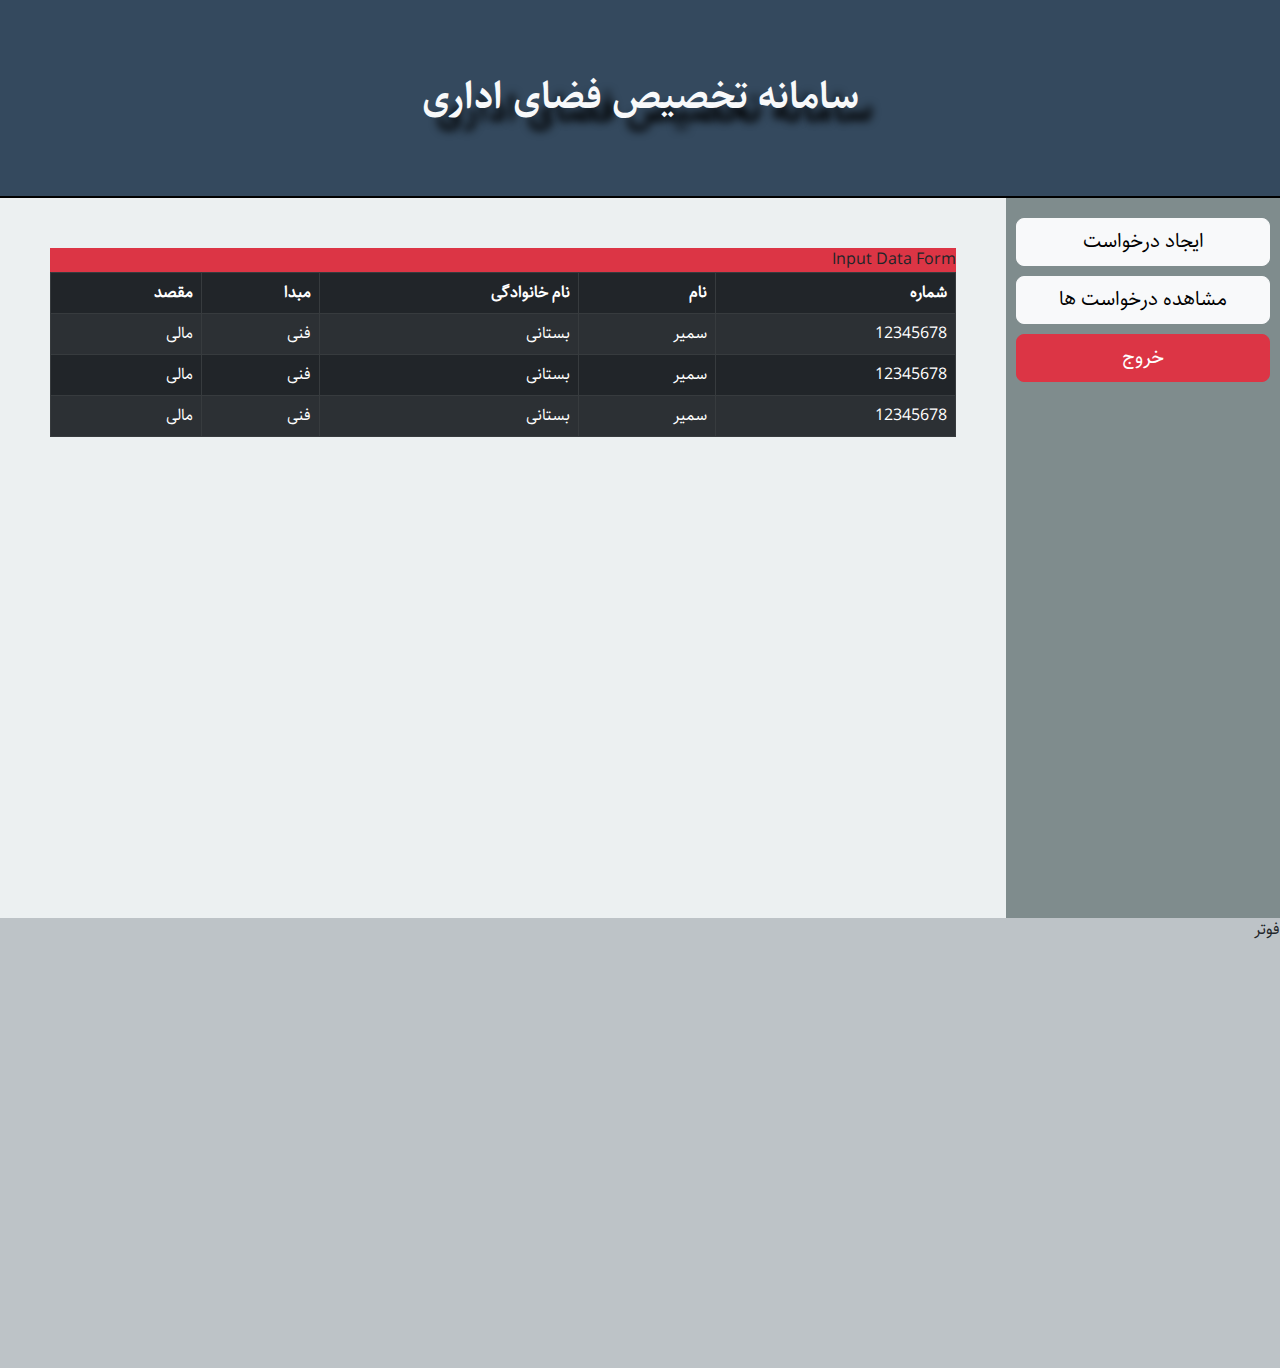
<file: index.html>
<!DOCTYPE html>
<html lang="fa" dir="rtl">
  <head>
    <meta charset="UTF-8" />
    <meta http-equiv="X-UA-Compatible" content="IE=edge" />
    <meta name="viewport" content="width=device-width, initial-scale=1.0" />
    <title>Document</title>
    <link rel="stylesheet" href="/style/bootstrap.rtl.min.css" />
    <link rel="stylesheet" href="/style/main.css" />
    <link rel="stylesheet" href="/style/grid.css" />
  </head>
  <body>
    <div class="containar">
      <div class="heder">
        <span> سامانه تخصیص فضای اداری </span>
      </div>
      <div class="menu">
        <button class="btn btn-light btn-lg">ایجاد درخواست</button>
        <button class="btn btn-light btn-lg">مشاهده درخواست ها</button>
        <button class="btn btn-lg btn-danger">خروج</button>
      </div>
      <div class="body">
        <!-- input data form sample -->
        <div class="bg-danger w-100">Input Data Form</div>

        <!-- input data form sample -->
        <!-- Grid Data Table Sample -->
        <table
          class="table table table-hover table-dark table-bordered table-striped"
        >
          <thead style="background-color: #444; color: white">
            <th>شماره</th>
            <th>نام</th>
            <th>نام خانوادگی</th>
            <th>مبدا</th>
            <th>مقصد</th>
          </thead>
          <tbody>
            <tr>
              <td>12345678</td>
              <td>سمیر</td>
              <td>بستانی</td>
              <td>فنی</td>
              <td>مالی</td>
            </tr>
            <tr>
              <td>12345678</td>
              <td>سمیر</td>
              <td>بستانی</td>
              <td>فنی</td>
              <td>مالی</td>
            </tr>
            <tr>
              <td>12345678</td>
              <td>سمیر</td>
              <td>بستانی</td>
              <td>فنی</td>
              <td>مالی</td>
            </tr>
          </tbody>
        </table>
        <!-- Grid Data Table Sample -->
      </div>
      <div class="footer">فوتر</div>
    </div>
  </body>
</html>
</file>
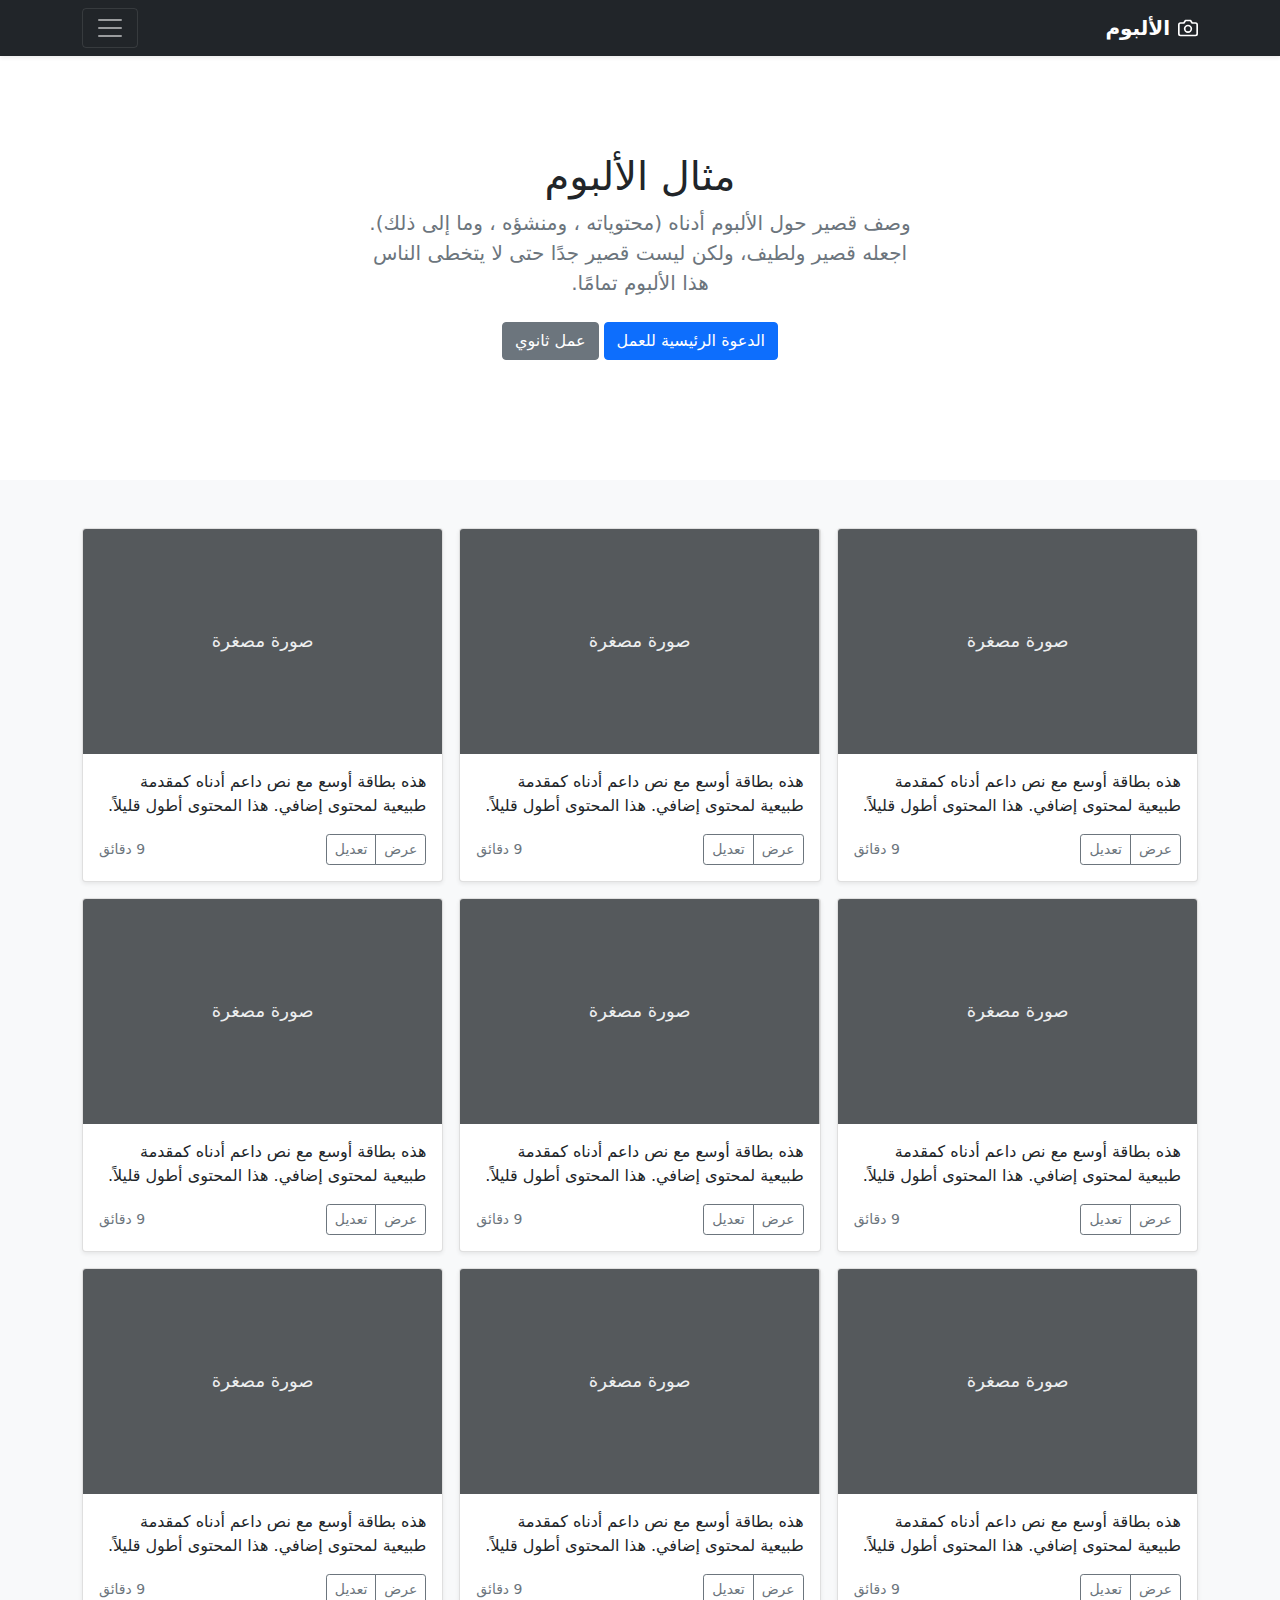
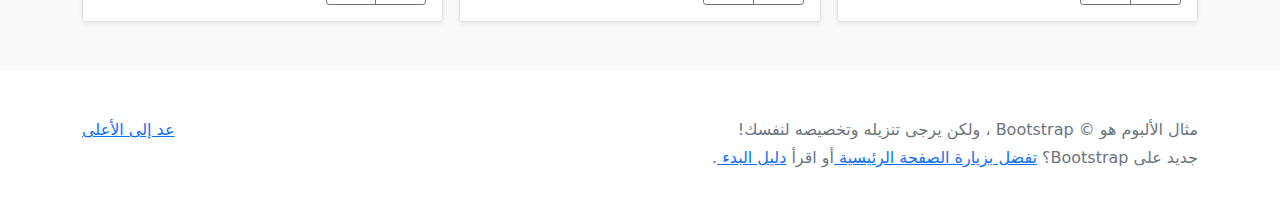
<file: bootstrap examples/album-rtl/index.html>
<!doctype html>
<html lang="ar" dir="rtl">
  <head>
    <meta charset="utf-8">
    <meta name="viewport" content="width=device-width, initial-scale=1">
    <meta name="description" content="">
    <meta name="author" content="Mark Otto, Jacob Thornton, and Bootstrap contributors">
    <meta name="generator" content="Hugo 0.84.0">
    <title>مثال الألبوم · Bootstrap v5.0</title>

    <link rel="canonical" href="https://getbootstrap.com/docs/5.0/examples/album-rtl/">

    

    <!-- Bootstrap core CSS -->
<link href="../assets/dist/css/bootstrap.rtl.min.css" rel="stylesheet">

    <style>
      .bd-placeholder-img {
        font-size: 1.125rem;
        text-anchor: middle;
        -webkit-user-select: none;
        -moz-user-select: none;
        user-select: none;
      }

      @media (min-width: 768px) {
        .bd-placeholder-img-lg {
          font-size: 3.5rem;
        }
      }
    </style>

    
  </head>
  <body>
    
<header>
  <div class="collapse bg-dark" id="navbarHeader">
    <div class="container">
      <div class="row">
        <div class="col-sm-8 col-md-7 py-4">
          <h4 class="text-white">حول</h4>
          <p class="text-muted">أضف بعض المعلومات حول الألبوم، المؤلف، أو أي سياق خلفية آخر. اجعلها بضع جمل حتى يتمكن الزوار من التقاط بعض التلميحات المفيدة. ثم اربطها ببعض مواقع التواصل الاجتماعي أو معلومات الاتصال.</p>
        </div>
        <div class="col-sm-4 offset-md-1 py-4">
          <h4 class="text-white">تواصل معي</h4>
          <ul class="list-unstyled">
            <li><a href="#" class="text-white">تابعني على تويتر</a></li>
            <li><a href="#" class="text-white">شاركني الإعجاب في فيسبوك</a></li>
            <li><a href="#" class="text-white">راسلني على البريد الإلكتروني</a></li>
          </ul>
        </div>
      </div>
    </div>
  </div>
  <div class="navbar navbar-dark bg-dark shadow-sm">
    <div class="container">
      <a href="#" class="navbar-brand d-flex align-items-center">
        <svg xmlns="http://www.w3.org/2000/svg" width="20" height="20" fill="none" stroke="currentColor" stroke-linecap="round" stroke-linejoin="round" stroke-width="2" aria-hidden="true" class="me-2" viewBox="0 0 24 24"><path d="M23 19a2 2 0 0 1-2 2H3a2 2 0 0 1-2-2V8a2 2 0 0 1 2-2h4l2-3h6l2 3h4a2 2 0 0 1 2 2z"/><circle cx="12" cy="13" r="4"/></svg>
        <strong>الألبوم</strong>
      </a>
      <button class="navbar-toggler" type="button" data-bs-toggle="collapse" data-bs-target="#navbarHeader" aria-controls="navbarHeader" aria-expanded="false" aria-label="تبديل التنقل">
        <span class="navbar-toggler-icon"></span>
      </button>
    </div>
  </div>
</header>

<main>

  <section class="py-5 text-center container">
    <div class="row py-lg-5">
      <div class="col-lg-6 col-md-8 mx-auto">
        <h1 class="fw-light">مثال الألبوم</h1>
        <p class="lead text-muted">وصف قصير حول الألبوم أدناه (محتوياته ، ومنشؤه ، وما إلى ذلك). اجعله قصير ولطيف، ولكن ليست قصير جدًا حتى لا يتخطى الناس هذا الألبوم تمامًا.</p>
        <p>
          <a href="#" class="btn btn-primary my-2">الدعوة الرئيسية للعمل</a>
          <a href="#" class="btn btn-secondary my-2">عمل ثانوي</a>
        </p>
      </div>
    </div>
  </section>

  <div class="album py-5 bg-light">
    <div class="container">

      <div class="row row-cols-1 row-cols-sm-2 row-cols-md-3 g-3">
        <div class="col">
          <div class="card shadow-sm">
            <svg class="bd-placeholder-img card-img-top" width="100%" height="225" xmlns="http://www.w3.org/2000/svg" role="img" aria-label="Placeholder: صورة مصغرة" preserveAspectRatio="xMidYMid slice" focusable="false"><title>Placeholder</title><rect width="100%" height="100%" fill="#55595c"/><text x="50%" y="50%" fill="#eceeef" dy=".3em">صورة مصغرة</text></svg>

            <div class="card-body">
              <p class="card-text">هذه بطاقة أوسع مع نص داعم أدناه كمقدمة طبيعية لمحتوى إضافي. هذا المحتوى أطول قليلاً.</p>
              <div class="d-flex justify-content-between align-items-center">
                <div class="btn-group">
                  <button type="button" class="btn btn-sm btn-outline-secondary">عرض</button>
                  <button type="button" class="btn btn-sm btn-outline-secondary">تعديل</button>
                </div>
                <small class="text-muted">9 دقائق</small>
              </div>
            </div>
          </div>
        </div>
        <div class="col">
          <div class="card shadow-sm">
            <svg class="bd-placeholder-img card-img-top" width="100%" height="225" xmlns="http://www.w3.org/2000/svg" role="img" aria-label="Placeholder: صورة مصغرة" preserveAspectRatio="xMidYMid slice" focusable="false"><title>Placeholder</title><rect width="100%" height="100%" fill="#55595c"/><text x="50%" y="50%" fill="#eceeef" dy=".3em">صورة مصغرة</text></svg>

            <div class="card-body">
              <p class="card-text">هذه بطاقة أوسع مع نص داعم أدناه كمقدمة طبيعية لمحتوى إضافي. هذا المحتوى أطول قليلاً.</p>
              <div class="d-flex justify-content-between align-items-center">
                <div class="btn-group">
                  <button type="button" class="btn btn-sm btn-outline-secondary">عرض</button>
                  <button type="button" class="btn btn-sm btn-outline-secondary">تعديل</button>
                </div>
                <small class="text-muted">9 دقائق</small>
              </div>
            </div>
          </div>
        </div>
        <div class="col">
          <div class="card shadow-sm">
            <svg class="bd-placeholder-img card-img-top" width="100%" height="225" xmlns="http://www.w3.org/2000/svg" role="img" aria-label="Placeholder: صورة مصغرة" preserveAspectRatio="xMidYMid slice" focusable="false"><title>Placeholder</title><rect width="100%" height="100%" fill="#55595c"/><text x="50%" y="50%" fill="#eceeef" dy=".3em">صورة مصغرة</text></svg>

            <div class="card-body">
              <p class="card-text">هذه بطاقة أوسع مع نص داعم أدناه كمقدمة طبيعية لمحتوى إضافي. هذا المحتوى أطول قليلاً.</p>
              <div class="d-flex justify-content-between align-items-center">
                <div class="btn-group">
                  <button type="button" class="btn btn-sm btn-outline-secondary">عرض</button>
                  <button type="button" class="btn btn-sm btn-outline-secondary">تعديل</button>
                </div>
                <small class="text-muted">9 دقائق</small>
              </div>
            </div>
          </div>
        </div>

        <div class="col">
          <div class="card shadow-sm">
            <svg class="bd-placeholder-img card-img-top" width="100%" height="225" xmlns="http://www.w3.org/2000/svg" role="img" aria-label="Placeholder: صورة مصغرة" preserveAspectRatio="xMidYMid slice" focusable="false"><title>Placeholder</title><rect width="100%" height="100%" fill="#55595c"/><text x="50%" y="50%" fill="#eceeef" dy=".3em">صورة مصغرة</text></svg>

            <div class="card-body">
              <p class="card-text">هذه بطاقة أوسع مع نص داعم أدناه كمقدمة طبيعية لمحتوى إضافي. هذا المحتوى أطول قليلاً.</p>
              <div class="d-flex justify-content-between align-items-center">
                <div class="btn-group">
                  <button type="button" class="btn btn-sm btn-outline-secondary">عرض</button>
                  <button type="button" class="btn btn-sm btn-outline-secondary">تعديل</button>
                </div>
                <small class="text-muted">9 دقائق</small>
              </div>
            </div>
          </div>
        </div>
        <div class="col">
          <div class="card shadow-sm">
            <svg class="bd-placeholder-img card-img-top" width="100%" height="225" xmlns="http://www.w3.org/2000/svg" role="img" aria-label="Placeholder: صورة مصغرة" preserveAspectRatio="xMidYMid slice" focusable="false"><title>Placeholder</title><rect width="100%" height="100%" fill="#55595c"/><text x="50%" y="50%" fill="#eceeef" dy=".3em">صورة مصغرة</text></svg>

            <div class="card-body">
              <p class="card-text">هذه بطاقة أوسع مع نص داعم أدناه كمقدمة طبيعية لمحتوى إضافي. هذا المحتوى أطول قليلاً.</p>
              <div class="d-flex justify-content-between align-items-center">
                <div class="btn-group">
                  <button type="button" class="btn btn-sm btn-outline-secondary">عرض</button>
                  <button type="button" class="btn btn-sm btn-outline-secondary">تعديل</button>
                </div>
                <small class="text-muted">9 دقائق</small>
              </div>
            </div>
          </div>
        </div>
        <div class="col">
          <div class="card shadow-sm">
            <svg class="bd-placeholder-img card-img-top" width="100%" height="225" xmlns="http://www.w3.org/2000/svg" role="img" aria-label="Placeholder: صورة مصغرة" preserveAspectRatio="xMidYMid slice" focusable="false"><title>Placeholder</title><rect width="100%" height="100%" fill="#55595c"/><text x="50%" y="50%" fill="#eceeef" dy=".3em">صورة مصغرة</text></svg>

            <div class="card-body">
              <p class="card-text">هذه بطاقة أوسع مع نص داعم أدناه كمقدمة طبيعية لمحتوى إضافي. هذا المحتوى أطول قليلاً.</p>
              <div class="d-flex justify-content-between align-items-center">
                <div class="btn-group">
                  <button type="button" class="btn btn-sm btn-outline-secondary">عرض</button>
                  <button type="button" class="btn btn-sm btn-outline-secondary">تعديل</button>
                </div>
                <small class="text-muted">9 دقائق</small>
              </div>
            </div>
          </div>
        </div>

        <div class="col">
          <div class="card shadow-sm">
            <svg class="bd-placeholder-img card-img-top" width="100%" height="225" xmlns="http://www.w3.org/2000/svg" role="img" aria-label="Placeholder: صورة مصغرة" preserveAspectRatio="xMidYMid slice" focusable="false"><title>Placeholder</title><rect width="100%" height="100%" fill="#55595c"/><text x="50%" y="50%" fill="#eceeef" dy=".3em">صورة مصغرة</text></svg>

            <div class="card-body">
              <p class="card-text">هذه بطاقة أوسع مع نص داعم أدناه كمقدمة طبيعية لمحتوى إضافي. هذا المحتوى أطول قليلاً.</p>
              <div class="d-flex justify-content-between align-items-center">
                <div class="btn-group">
                  <button type="button" class="btn btn-sm btn-outline-secondary">عرض</button>
                  <button type="button" class="btn btn-sm btn-outline-secondary">تعديل</button>
                </div>
                <small class="text-muted">9 دقائق</small>
              </div>
            </div>
          </div>
        </div>
        <div class="col">
          <div class="card shadow-sm">
            <svg class="bd-placeholder-img card-img-top" width="100%" height="225" xmlns="http://www.w3.org/2000/svg" role="img" aria-label="Placeholder: صورة مصغرة" preserveAspectRatio="xMidYMid slice" focusable="false"><title>Placeholder</title><rect width="100%" height="100%" fill="#55595c"/><text x="50%" y="50%" fill="#eceeef" dy=".3em">صورة مصغرة</text></svg>

            <div class="card-body">
              <p class="card-text">هذه بطاقة أوسع مع نص داعم أدناه كمقدمة طبيعية لمحتوى إضافي. هذا المحتوى أطول قليلاً.</p>
              <div class="d-flex justify-content-between align-items-center">
                <div class="btn-group">
                  <button type="button" class="btn btn-sm btn-outline-secondary">عرض</button>
                  <button type="button" class="btn btn-sm btn-outline-secondary">تعديل</button>
                </div>
                <small class="text-muted">9 دقائق</small>
              </div>
            </div>
          </div>
        </div>
        <div class="col">
          <div class="card shadow-sm">
            <svg class="bd-placeholder-img card-img-top" width="100%" height="225" xmlns="http://www.w3.org/2000/svg" role="img" aria-label="Placeholder: صورة مصغرة" preserveAspectRatio="xMidYMid slice" focusable="false"><title>Placeholder</title><rect width="100%" height="100%" fill="#55595c"/><text x="50%" y="50%" fill="#eceeef" dy=".3em">صورة مصغرة</text></svg>

            <div class="card-body">
              <p class="card-text">هذه بطاقة أوسع مع نص داعم أدناه كمقدمة طبيعية لمحتوى إضافي. هذا المحتوى أطول قليلاً.</p>
              <div class="d-flex justify-content-between align-items-center">
                <div class="btn-group">
                  <button type="button" class="btn btn-sm btn-outline-secondary">عرض</button>
                  <button type="button" class="btn btn-sm btn-outline-secondary">تعديل</button>
                </div>
                <small class="text-muted">9 دقائق</small>
              </div>
            </div>
          </div>
        </div>
      </div>
    </div>
  </div>

</main>

<footer class="text-muted py-5">
  <div class="container">
    <p class="float-end mb-1">
      <a href="#">عد إلى الأعلى</a>
    </p>
    <p class="mb-1">مثال الألبوم هو © Bootstrap ، ولكن يرجى تنزيله وتخصيصه لنفسك!</p>
    <p class="mb-0">جديد على Bootstrap؟ <a href="/"> تفضل بزيارة الصفحة الرئيسية </a> أو اقرأ <a href="../getting-started/introduction/ "> دليل البدء </a>.</p>
  </div>
</footer>


    <script src="../assets/dist/js/bootstrap.bundle.min.js"></script>

      
  </body>
</html>
</file>
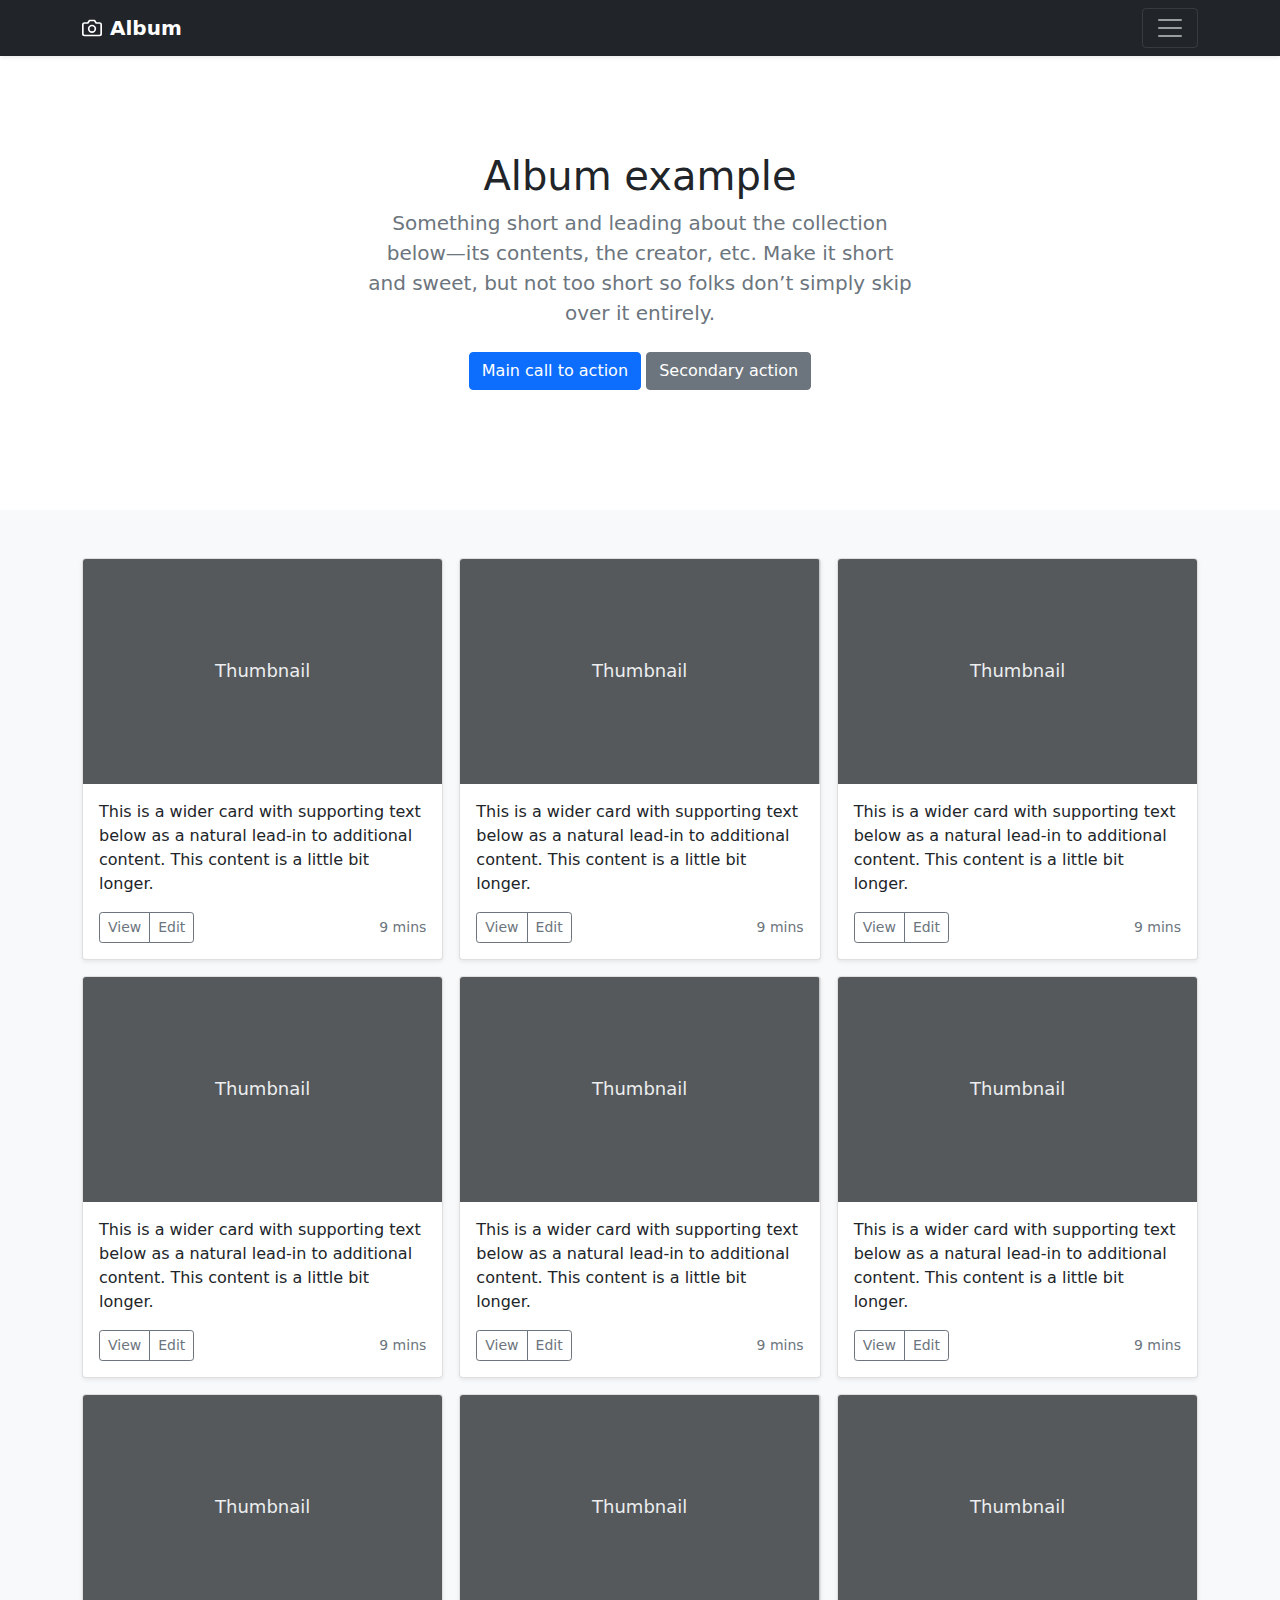
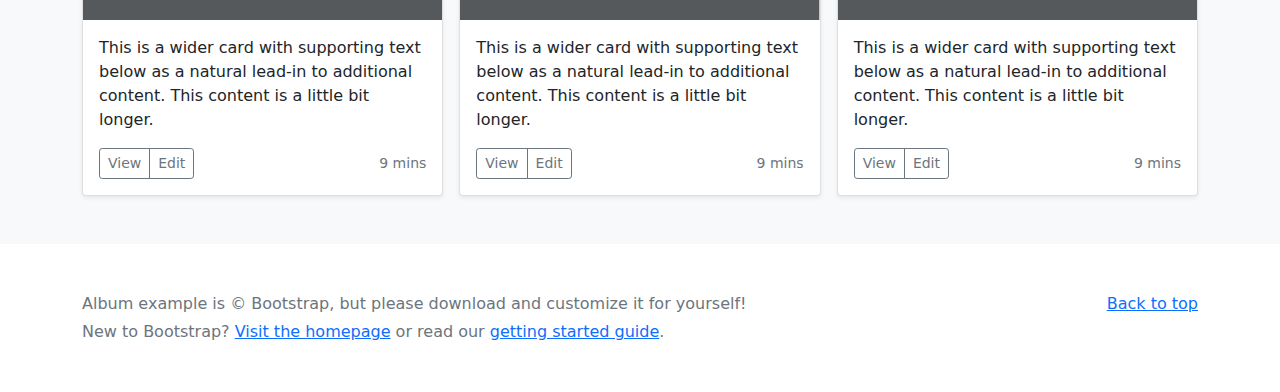
<file: bootstrap examples/album/index.html>
<!doctype html>
<html lang="en">
  <head>
    <meta charset="utf-8">
    <meta name="viewport" content="width=device-width, initial-scale=1">
    <meta name="description" content="">
    <meta name="author" content="Mark Otto, Jacob Thornton, and Bootstrap contributors">
    <meta name="generator" content="Hugo 0.84.0">
    <title>Album example · Bootstrap v5.0</title>

    <link rel="canonical" href="https://getbootstrap.com/docs/5.0/examples/album/">

    

    <!-- Bootstrap core CSS -->
<link href="../assets/dist/css/bootstrap.min.css" rel="stylesheet">

    <style>
      .bd-placeholder-img {
        font-size: 1.125rem;
        text-anchor: middle;
        -webkit-user-select: none;
        -moz-user-select: none;
        user-select: none;
      }

      @media (min-width: 768px) {
        .bd-placeholder-img-lg {
          font-size: 3.5rem;
        }
      }
    </style>

    
  </head>
  <body>
    
<header>
  <div class="collapse bg-dark" id="navbarHeader">
    <div class="container">
      <div class="row">
        <div class="col-sm-8 col-md-7 py-4">
          <h4 class="text-white">About</h4>
          <p class="text-muted">Add some information about the album below, the author, or any other background context. Make it a few sentences long so folks can pick up some informative tidbits. Then, link them off to some social networking sites or contact information.</p>
        </div>
        <div class="col-sm-4 offset-md-1 py-4">
          <h4 class="text-white">Contact</h4>
          <ul class="list-unstyled">
            <li><a href="#" class="text-white">Follow on Twitter</a></li>
            <li><a href="#" class="text-white">Like on Facebook</a></li>
            <li><a href="#" class="text-white">Email me</a></li>
          </ul>
        </div>
      </div>
    </div>
  </div>
  <div class="navbar navbar-dark bg-dark shadow-sm">
    <div class="container">
      <a href="#" class="navbar-brand d-flex align-items-center">
        <svg xmlns="http://www.w3.org/2000/svg" width="20" height="20" fill="none" stroke="currentColor" stroke-linecap="round" stroke-linejoin="round" stroke-width="2" aria-hidden="true" class="me-2" viewBox="0 0 24 24"><path d="M23 19a2 2 0 0 1-2 2H3a2 2 0 0 1-2-2V8a2 2 0 0 1 2-2h4l2-3h6l2 3h4a2 2 0 0 1 2 2z"/><circle cx="12" cy="13" r="4"/></svg>
        <strong>Album</strong>
      </a>
      <button class="navbar-toggler" type="button" data-bs-toggle="collapse" data-bs-target="#navbarHeader" aria-controls="navbarHeader" aria-expanded="false" aria-label="Toggle navigation">
        <span class="navbar-toggler-icon"></span>
      </button>
    </div>
  </div>
</header>

<main>

  <section class="py-5 text-center container">
    <div class="row py-lg-5">
      <div class="col-lg-6 col-md-8 mx-auto">
        <h1 class="fw-light">Album example</h1>
        <p class="lead text-muted">Something short and leading about the collection below—its contents, the creator, etc. Make it short and sweet, but not too short so folks don’t simply skip over it entirely.</p>
        <p>
          <a href="#" class="btn btn-primary my-2">Main call to action</a>
          <a href="#" class="btn btn-secondary my-2">Secondary action</a>
        </p>
      </div>
    </div>
  </section>

  <div class="album py-5 bg-light">
    <div class="container">

      <div class="row row-cols-1 row-cols-sm-2 row-cols-md-3 g-3">
        <div class="col">
          <div class="card shadow-sm">
            <svg class="bd-placeholder-img card-img-top" width="100%" height="225" xmlns="http://www.w3.org/2000/svg" role="img" aria-label="Placeholder: Thumbnail" preserveAspectRatio="xMidYMid slice" focusable="false"><title>Placeholder</title><rect width="100%" height="100%" fill="#55595c"/><text x="50%" y="50%" fill="#eceeef" dy=".3em">Thumbnail</text></svg>

            <div class="card-body">
              <p class="card-text">This is a wider card with supporting text below as a natural lead-in to additional content. This content is a little bit longer.</p>
              <div class="d-flex justify-content-between align-items-center">
                <div class="btn-group">
                  <button type="button" class="btn btn-sm btn-outline-secondary">View</button>
                  <button type="button" class="btn btn-sm btn-outline-secondary">Edit</button>
                </div>
                <small class="text-muted">9 mins</small>
              </div>
            </div>
          </div>
        </div>
        <div class="col">
          <div class="card shadow-sm">
            <svg class="bd-placeholder-img card-img-top" width="100%" height="225" xmlns="http://www.w3.org/2000/svg" role="img" aria-label="Placeholder: Thumbnail" preserveAspectRatio="xMidYMid slice" focusable="false"><title>Placeholder</title><rect width="100%" height="100%" fill="#55595c"/><text x="50%" y="50%" fill="#eceeef" dy=".3em">Thumbnail</text></svg>

            <div class="card-body">
              <p class="card-text">This is a wider card with supporting text below as a natural lead-in to additional content. This content is a little bit longer.</p>
              <div class="d-flex justify-content-between align-items-center">
                <div class="btn-group">
                  <button type="button" class="btn btn-sm btn-outline-secondary">View</button>
                  <button type="button" class="btn btn-sm btn-outline-secondary">Edit</button>
                </div>
                <small class="text-muted">9 mins</small>
              </div>
            </div>
          </div>
        </div>
        <div class="col">
          <div class="card shadow-sm">
            <svg class="bd-placeholder-img card-img-top" width="100%" height="225" xmlns="http://www.w3.org/2000/svg" role="img" aria-label="Placeholder: Thumbnail" preserveAspectRatio="xMidYMid slice" focusable="false"><title>Placeholder</title><rect width="100%" height="100%" fill="#55595c"/><text x="50%" y="50%" fill="#eceeef" dy=".3em">Thumbnail</text></svg>

            <div class="card-body">
              <p class="card-text">This is a wider card with supporting text below as a natural lead-in to additional content. This content is a little bit longer.</p>
              <div class="d-flex justify-content-between align-items-center">
                <div class="btn-group">
                  <button type="button" class="btn btn-sm btn-outline-secondary">View</button>
                  <button type="button" class="btn btn-sm btn-outline-secondary">Edit</button>
                </div>
                <small class="text-muted">9 mins</small>
              </div>
            </div>
          </div>
        </div>

        <div class="col">
          <div class="card shadow-sm">
            <svg class="bd-placeholder-img card-img-top" width="100%" height="225" xmlns="http://www.w3.org/2000/svg" role="img" aria-label="Placeholder: Thumbnail" preserveAspectRatio="xMidYMid slice" focusable="false"><title>Placeholder</title><rect width="100%" height="100%" fill="#55595c"/><text x="50%" y="50%" fill="#eceeef" dy=".3em">Thumbnail</text></svg>

            <div class="card-body">
              <p class="card-text">This is a wider card with supporting text below as a natural lead-in to additional content. This content is a little bit longer.</p>
              <div class="d-flex justify-content-between align-items-center">
                <div class="btn-group">
                  <button type="button" class="btn btn-sm btn-outline-secondary">View</button>
                  <button type="button" class="btn btn-sm btn-outline-secondary">Edit</button>
                </div>
                <small class="text-muted">9 mins</small>
              </div>
            </div>
          </div>
        </div>
        <div class="col">
          <div class="card shadow-sm">
            <svg class="bd-placeholder-img card-img-top" width="100%" height="225" xmlns="http://www.w3.org/2000/svg" role="img" aria-label="Placeholder: Thumbnail" preserveAspectRatio="xMidYMid slice" focusable="false"><title>Placeholder</title><rect width="100%" height="100%" fill="#55595c"/><text x="50%" y="50%" fill="#eceeef" dy=".3em">Thumbnail</text></svg>

            <div class="card-body">
              <p class="card-text">This is a wider card with supporting text below as a natural lead-in to additional content. This content is a little bit longer.</p>
              <div class="d-flex justify-content-between align-items-center">
                <div class="btn-group">
                  <button type="button" class="btn btn-sm btn-outline-secondary">View</button>
                  <button type="button" class="btn btn-sm btn-outline-secondary">Edit</button>
                </div>
                <small class="text-muted">9 mins</small>
              </div>
            </div>
          </div>
        </div>
        <div class="col">
          <div class="card shadow-sm">
            <svg class="bd-placeholder-img card-img-top" width="100%" height="225" xmlns="http://www.w3.org/2000/svg" role="img" aria-label="Placeholder: Thumbnail" preserveAspectRatio="xMidYMid slice" focusable="false"><title>Placeholder</title><rect width="100%" height="100%" fill="#55595c"/><text x="50%" y="50%" fill="#eceeef" dy=".3em">Thumbnail</text></svg>

            <div class="card-body">
              <p class="card-text">This is a wider card with supporting text below as a natural lead-in to additional content. This content is a little bit longer.</p>
              <div class="d-flex justify-content-between align-items-center">
                <div class="btn-group">
                  <button type="button" class="btn btn-sm btn-outline-secondary">View</button>
                  <button type="button" class="btn btn-sm btn-outline-secondary">Edit</button>
                </div>
                <small class="text-muted">9 mins</small>
              </div>
            </div>
          </div>
        </div>

        <div class="col">
          <div class="card shadow-sm">
            <svg class="bd-placeholder-img card-img-top" width="100%" height="225" xmlns="http://www.w3.org/2000/svg" role="img" aria-label="Placeholder: Thumbnail" preserveAspectRatio="xMidYMid slice" focusable="false"><title>Placeholder</title><rect width="100%" height="100%" fill="#55595c"/><text x="50%" y="50%" fill="#eceeef" dy=".3em">Thumbnail</text></svg>

            <div class="card-body">
              <p class="card-text">This is a wider card with supporting text below as a natural lead-in to additional content. This content is a little bit longer.</p>
              <div class="d-flex justify-content-between align-items-center">
                <div class="btn-group">
                  <button type="button" class="btn btn-sm btn-outline-secondary">View</button>
                  <button type="button" class="btn btn-sm btn-outline-secondary">Edit</button>
                </div>
                <small class="text-muted">9 mins</small>
              </div>
            </div>
          </div>
        </div>
        <div class="col">
          <div class="card shadow-sm">
            <svg class="bd-placeholder-img card-img-top" width="100%" height="225" xmlns="http://www.w3.org/2000/svg" role="img" aria-label="Placeholder: Thumbnail" preserveAspectRatio="xMidYMid slice" focusable="false"><title>Placeholder</title><rect width="100%" height="100%" fill="#55595c"/><text x="50%" y="50%" fill="#eceeef" dy=".3em">Thumbnail</text></svg>

            <div class="card-body">
              <p class="card-text">This is a wider card with supporting text below as a natural lead-in to additional content. This content is a little bit longer.</p>
              <div class="d-flex justify-content-between align-items-center">
                <div class="btn-group">
                  <button type="button" class="btn btn-sm btn-outline-secondary">View</button>
                  <button type="button" class="btn btn-sm btn-outline-secondary">Edit</button>
                </div>
                <small class="text-muted">9 mins</small>
              </div>
            </div>
          </div>
        </div>
        <div class="col">
          <div class="card shadow-sm">
            <svg class="bd-placeholder-img card-img-top" width="100%" height="225" xmlns="http://www.w3.org/2000/svg" role="img" aria-label="Placeholder: Thumbnail" preserveAspectRatio="xMidYMid slice" focusable="false"><title>Placeholder</title><rect width="100%" height="100%" fill="#55595c"/><text x="50%" y="50%" fill="#eceeef" dy=".3em">Thumbnail</text></svg>

            <div class="card-body">
              <p class="card-text">This is a wider card with supporting text below as a natural lead-in to additional content. This content is a little bit longer.</p>
              <div class="d-flex justify-content-between align-items-center">
                <div class="btn-group">
                  <button type="button" class="btn btn-sm btn-outline-secondary">View</button>
                  <button type="button" class="btn btn-sm btn-outline-secondary">Edit</button>
                </div>
                <small class="text-muted">9 mins</small>
              </div>
            </div>
          </div>
        </div>
      </div>
    </div>
  </div>

</main>

<footer class="text-muted py-5">
  <div class="container">
    <p class="float-end mb-1">
      <a href="#">Back to top</a>
    </p>
    <p class="mb-1">Album example is &copy; Bootstrap, but please download and customize it for yourself!</p>
    <p class="mb-0">New to Bootstrap? <a href="/">Visit the homepage</a> or read our <a href="../getting-started/introduction/">getting started guide</a>.</p>
  </div>
</footer>


    <script src="../assets/dist/js/bootstrap.bundle.min.js"></script>

      
  </body>
</html>
</file>
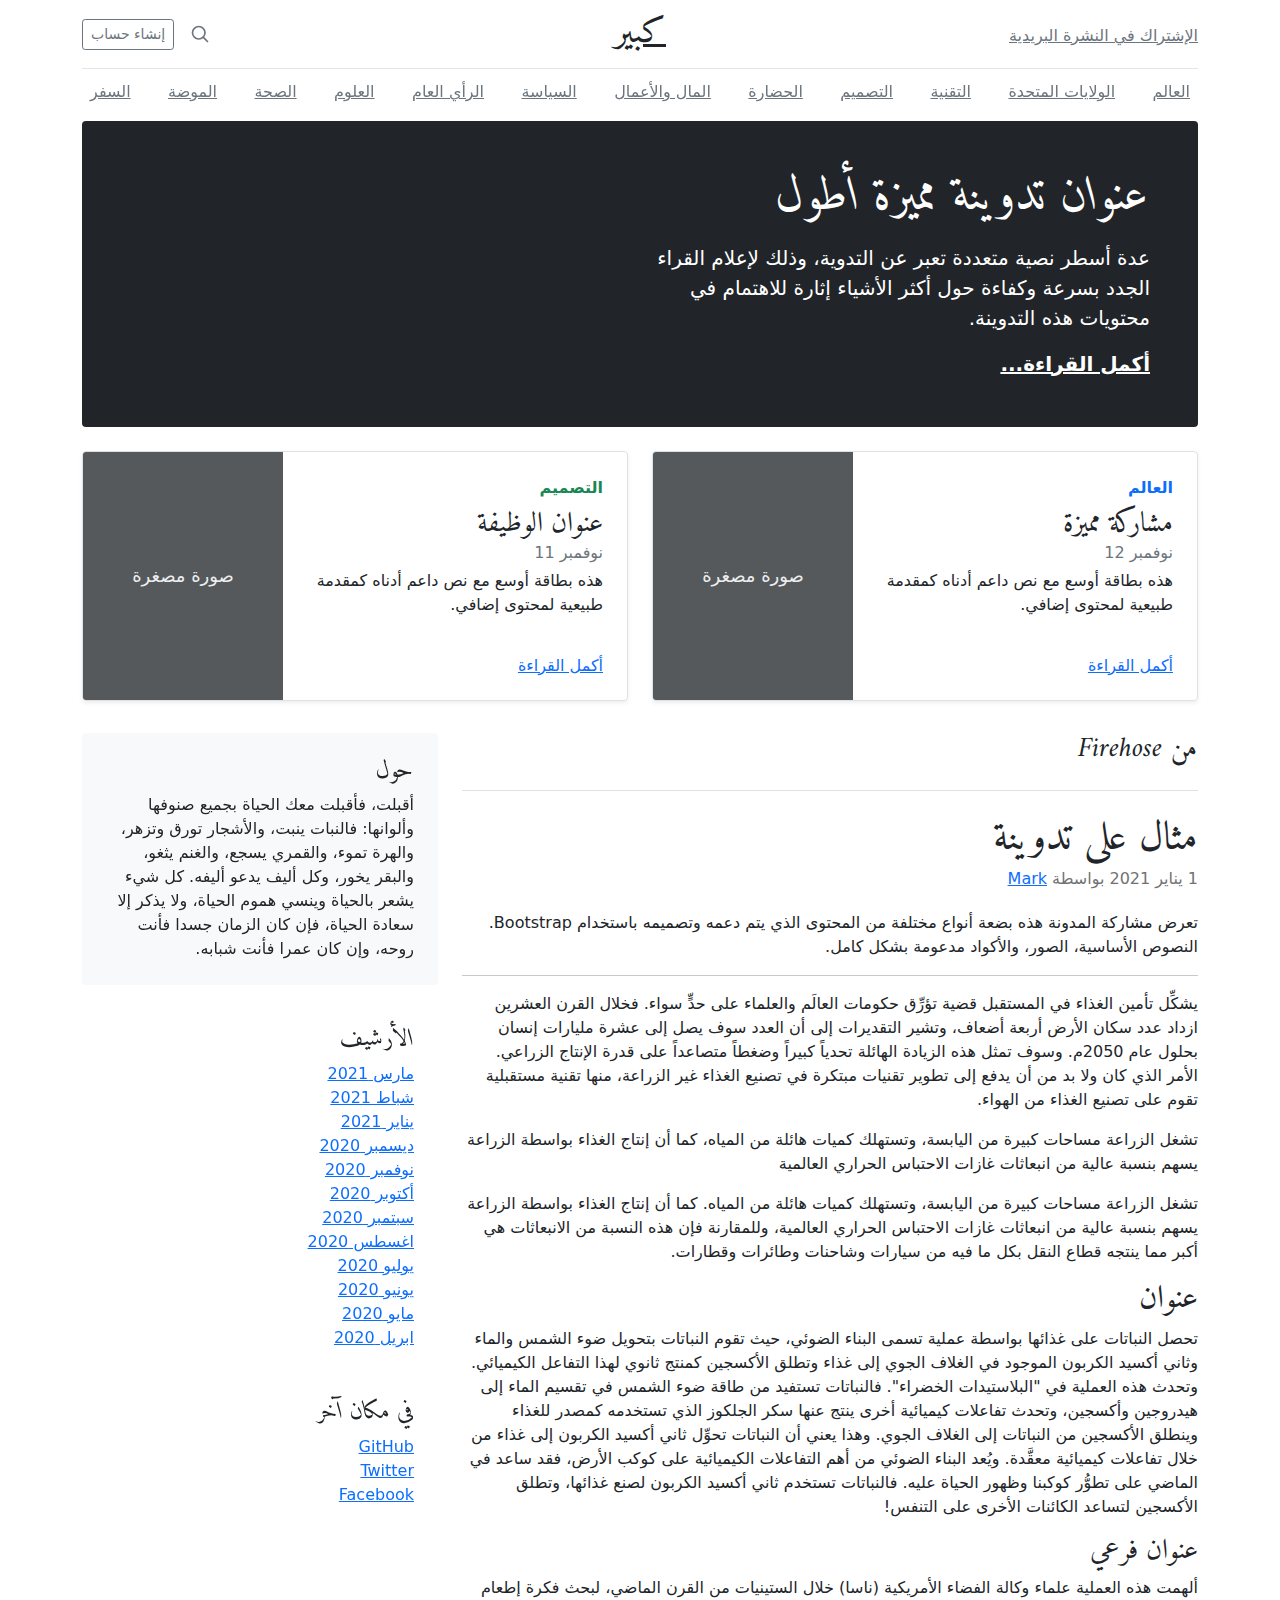
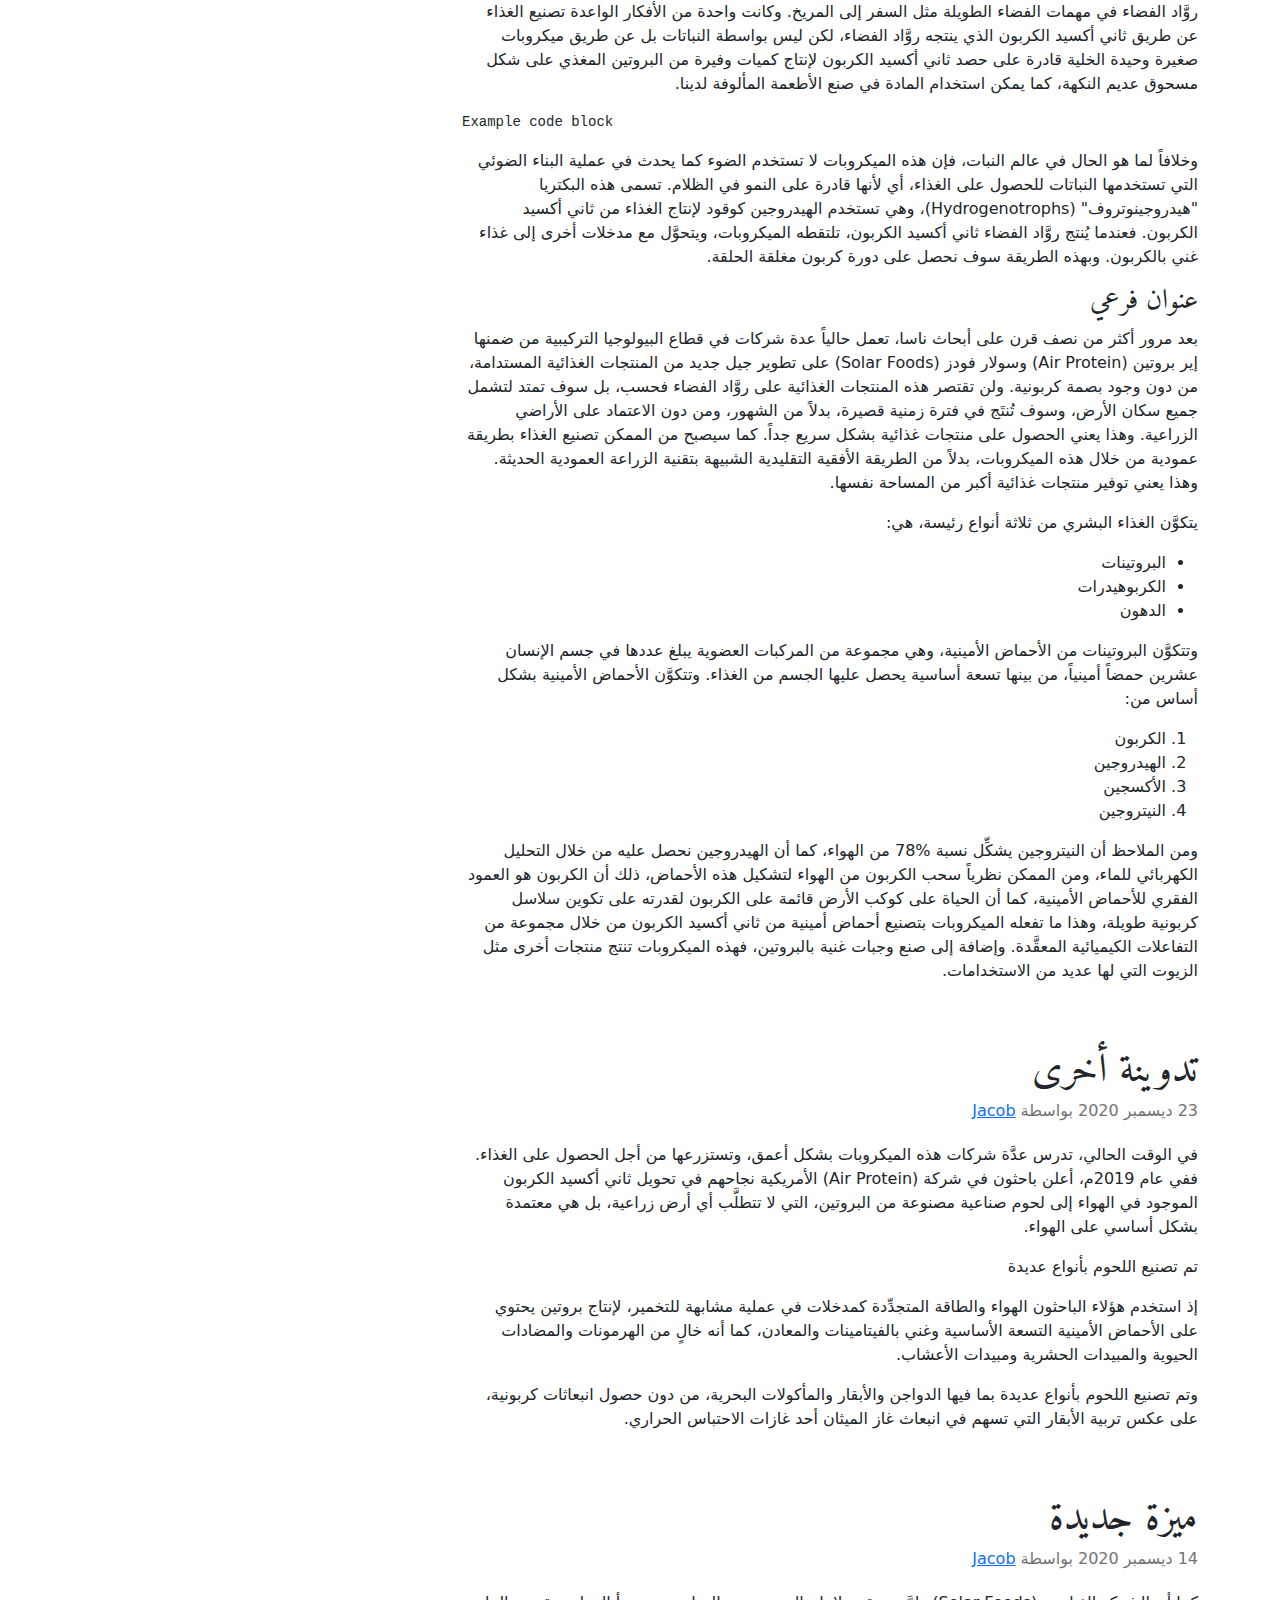
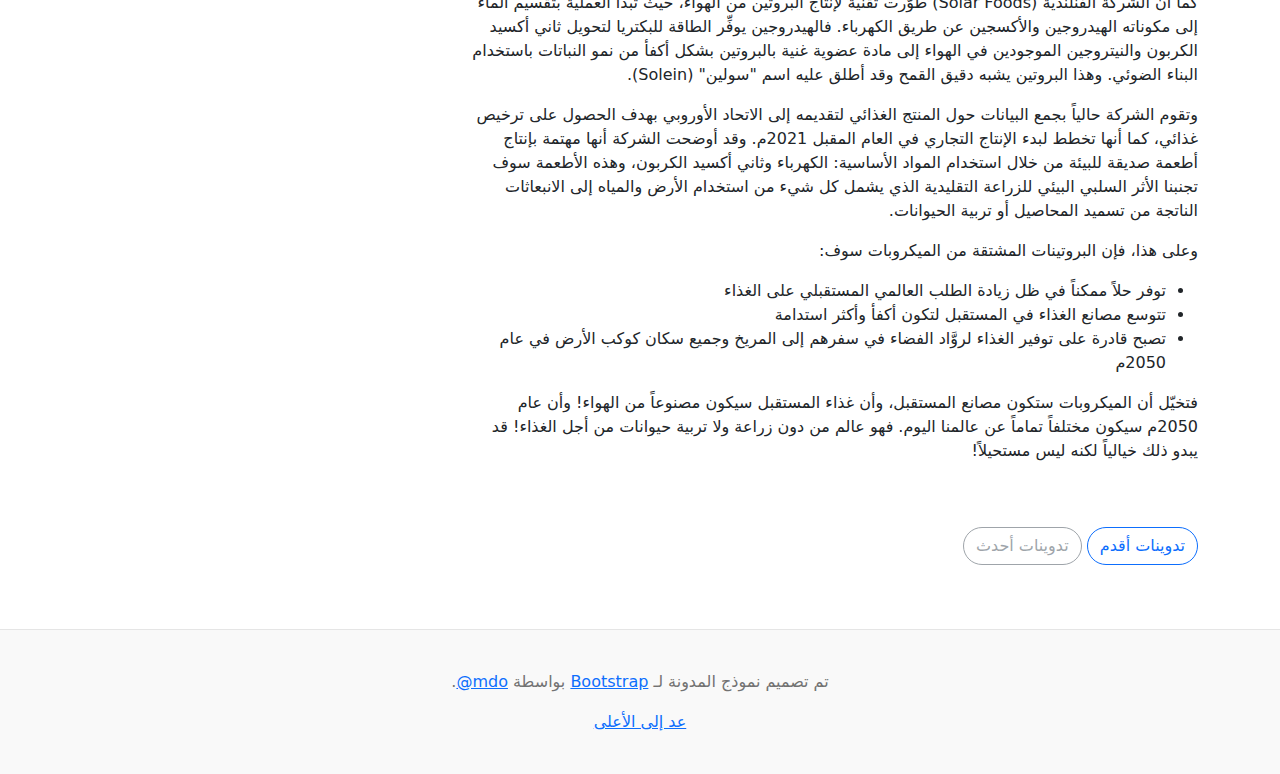
<file: bootstrap examples/blog-rtl/index.html>
<!doctype html>
<html lang="ar" dir="rtl">
  <head>
    <meta charset="utf-8">
    <meta name="viewport" content="width=device-width, initial-scale=1">
    <meta name="description" content="">
    <meta name="author" content="Mark Otto, Jacob Thornton, and Bootstrap contributors">
    <meta name="generator" content="Hugo 0.84.0">
    <title>قالب المدونة · Bootstrap v5.0</title>

    <link rel="canonical" href="https://getbootstrap.com/docs/5.0/examples/blog-rtl/">

    

    <!-- Bootstrap core CSS -->
<link href="../assets/dist/css/bootstrap.rtl.min.css" rel="stylesheet">

    <style>
      .bd-placeholder-img {
        font-size: 1.125rem;
        text-anchor: middle;
        -webkit-user-select: none;
        -moz-user-select: none;
        user-select: none;
      }

      @media (min-width: 768px) {
        .bd-placeholder-img-lg {
          font-size: 3.5rem;
        }
      }
    </style>

    
    <!-- Custom styles for this template -->
    <link href="https://fonts.googleapis.com/css?family=Amiri:wght@400;700&amp;display=swap" rel="stylesheet">
    <!-- Custom styles for this template -->
    <link href="../blog/blog.rtl.css" rel="stylesheet">
  </head>
  <body>
    
<div class="container">
  <header class="blog-header py-3">
    <div class="row flex-nowrap justify-content-between align-items-center">
      <div class="col-4 pt-1">
        <a class="link-secondary" href="#">الإشتراك في النشرة البريدية</a>
      </div>
      <div class="col-4 text-center">
        <a class="blog-header-logo text-dark" href="#">كبير</a>
      </div>
      <div class="col-4 d-flex justify-content-end align-items-center">
        <a class="link-secondary" href="#" aria-label="بحث">
          <svg xmlns="http://www.w3.org/2000/svg" width="20" height="20" fill="none" stroke="currentColor" stroke-linecap="round" stroke-linejoin="round" stroke-width="2" class="mx-3" role="img" viewBox="0 0 24 24"><title>بحث</title><circle cx="10.5" cy="10.5" r="7.5"/><path d="M21 21l-5.2-5.2"/></svg>
        </a>
        <a class="btn btn-sm btn-outline-secondary" href="#">إنشاء حساب</a>
      </div>
    </div>
  </header>

  <div class="nav-scroller py-1 mb-2">
    <nav class="nav d-flex justify-content-between">
      <a class="p-2 link-secondary" href="#">العالم</a>
      <a class="p-2 link-secondary" href="#">الولايات المتحدة</a>
      <a class="p-2 link-secondary" href="#">التقنية</a>
      <a class="p-2 link-secondary" href="#">التصميم</a>
      <a class="p-2 link-secondary" href="#">الحضارة</a>
      <a class="p-2 link-secondary" href="#">المال والأعمال</a>
      <a class="p-2 link-secondary" href="#">السياسة</a>
      <a class="p-2 link-secondary" href="#">الرأي العام</a>
      <a class="p-2 link-secondary" href="#">العلوم</a>
      <a class="p-2 link-secondary" href="#">الصحة</a>
      <a class="p-2 link-secondary" href="#">الموضة</a>
      <a class="p-2 link-secondary" href="#">السفر</a>
    </nav>
  </div>
</div>

<main class="container">
  <div class="p-4 p-md-5 mb-4 text-white rounded bg-dark">
    <div class="col-md-6 px-0">
      <h1 class="display-4 fst-italic">عنوان تدوينة مميزة أطول</h1>
      <p class="lead my-3">عدة أسطر نصية متعددة تعبر عن التدوية، وذلك لإعلام القراء الجدد بسرعة وكفاءة حول أكثر الأشياء إثارة للاهتمام في محتويات هذه التدوينة.</p>
      <p class="lead mb-0"><a href="#" class="text-white fw-bold">أكمل القراءة...</a></p>
    </div>
  </div>

  <div class="row mb-2">
    <div class="col-md-6">
      <div class="row g-0 border rounded overflow-hidden flex-md-row mb-4 shadow-sm h-md-250 position-relative">
        <div class="col p-4 d-flex flex-column position-static">
          <strong class="d-inline-block mb-2 text-primary">العالم</strong>
          <h3 class="mb-0">مشاركة مميزة</h3>
          <div class="mb-1 text-muted">نوفمبر 12</div>
          <p class="card-text mb-auto">هذه بطاقة أوسع مع نص داعم أدناه كمقدمة طبيعية لمحتوى إضافي.</p>
          <a href="#" class="stretched-link">أكمل القراءة</a>
        </div>
        <div class="col-auto d-none d-lg-block">
          <svg class="bd-placeholder-img" width="200" height="250" xmlns="http://www.w3.org/2000/svg" role="img" aria-label="Placeholder: صورة مصغرة" preserveAspectRatio="xMidYMid slice" focusable="false"><title>Placeholder</title><rect width="100%" height="100%" fill="#55595c"/><text x="50%" y="50%" fill="#eceeef" dy=".3em">صورة مصغرة</text></svg>

        </div>
      </div>
    </div>
    <div class="col-md-6">
      <div class="row g-0 border rounded overflow-hidden flex-md-row mb-4 shadow-sm h-md-250 position-relative">
        <div class="col p-4 d-flex flex-column position-static">
          <strong class="d-inline-block mb-2 text-success">التصميم</strong>
          <h3 class="mb-0">عنوان الوظيفة</h3>
          <div class="mb-1 text-muted">نوفمبر 11</div>
          <p class="mb-auto">هذه بطاقة أوسع مع نص داعم أدناه كمقدمة طبيعية لمحتوى إضافي.</p>
          <a href="#" class="stretched-link">أكمل القراءة</a>
        </div>
        <div class="col-auto d-none d-lg-block">
          <svg class="bd-placeholder-img" width="200" height="250" xmlns="http://www.w3.org/2000/svg" role="img" aria-label="Placeholder: صورة مصغرة" preserveAspectRatio="xMidYMid slice" focusable="false"><title>Placeholder</title><rect width="100%" height="100%" fill="#55595c"/><text x="50%" y="50%" fill="#eceeef" dy=".3em">صورة مصغرة</text></svg>

        </div>
      </div>
    </div>
  </div>

  <div class="row">
    <div class="col-md-8">
      <h3 class="pb-4 mb-4 fst-italic border-bottom">
        من Firehose
      </h3>

      <article class="blog-post">
        <h2 class="blog-post-title">مثال على تدوينة</h2>
        <p class="blog-post-meta">1 يناير 2021 بواسطة <a href="#"> Mark </a></p>

        <p>تعرض مشاركة المدونة هذه بضعة أنواع مختلفة من المحتوى الذي يتم دعمه وتصميمه باستخدام Bootstrap. النصوص الأساسية، الصور، والأكواد مدعومة بشكل كامل.</p>
        <hr>
        <p>يشكِّل تأمين الغذاء في المستقبل قضية تؤرِّق حكومات العالَم والعلماء على حدٍّ سواء. فخلال القرن العشرين ازداد عدد سكان الأرض أربعة أضعاف، وتشير التقديرات إلى أن العدد سوف يصل إلى عشرة مليارات إنسان بحلول عام 2050م. وسوف تمثل هذه الزيادة الهائلة تحدياً كبيراً وضغطاً متصاعداً على قدرة الإنتاج الزراعي. الأمر الذي كان ولا بد من أن يدفع إلى تطوير تقنيات مبتكرة في تصنيع الغذاء غير الزراعة، منها تقنية مستقبلية تقوم على تصنيع الغذاء من الهواء.</p>
        <blockquote>
          <p>تشغل الزراعة مساحات كبيرة من اليابسة، وتستهلك كميات هائلة من المياه، كما أن إنتاج الغذاء بواسطة الزراعة يسهم بنسبة عالية من انبعاثات غازات الاحتباس الحراري العالمية</p>
        </blockquote>
        <p>تشغل الزراعة مساحات كبيرة من اليابسة، وتستهلك كميات هائلة من المياه. كما أن إنتاج الغذاء بواسطة الزراعة يسهم بنسبة عالية من انبعاثات غازات الاحتباس الحراري العالمية، وللمقارنة فإن هذه النسبة من الانبعاثات هي أكبر مما ينتجه قطاع النقل بكل ما فيه من سيارات وشاحنات وطائرات وقطارات.</p>
        <h2>عنوان</h2>
        <p>تحصل النباتات على غذائها بواسطة عملية تسمى البناء الضوئي، حيث تقوم النباتات بتحويل ضوء الشمس والماء وثاني أكسيد الكربون الموجود في الغلاف الجوي إلى غذاء وتطلق الأكسجين كمنتج ثانوي لهذا التفاعل الكيميائي. وتحدث هذه العملية في "البلاستيدات الخضراء". فالنباتات تستفيد من طاقة ضوء الشمس في تقسيم الماء إلى هيدروجين وأكسجين، وتحدث تفاعلات كيميائية أخرى ينتج عنها سكر الجلكوز الذي تستخدمه كمصدر للغذاء وينطلق الأكسجين من النباتات إلى الغلاف الجوي. وهذا يعني أن النباتات تحوِّل ثاني أكسيد الكربون إلى غذاء من خلال تفاعلات كيميائية معقَّدة. ويُعد البناء الضوئي من أهم التفاعلات الكيميائية على كوكب الأرض، فقد ساعد في الماضي على تطوُّر كوكبنا وظهور الحياة عليه. فالنباتات تستخدم ثاني أكسيد الكربون لصنع غذائها، وتطلق الأكسجين لتساعد الكائنات الأخرى على التنفس!</p>
        <h3>عنوان فرعي</h3>
        <p>ألهمت هذه العملية علماء وكالة الفضاء الأمريكية (ناسا) خلال الستينيات من القرن الماضي، لبحث فكرة إطعام روَّاد الفضاء في مهمات الفضاء الطويلة مثل السفر إلى المريخ. وكانت واحدة من الأفكار الواعدة تصنيع الغذاء عن طريق ثاني أكسيد الكربون الذي ينتجه روَّاد الفضاء، لكن ليس بواسطة النباتات بل عن طريق ميكروبات صغيرة وحيدة الخلية قادرة على حصد ثاني أكسيد الكربون لإنتاج كميات وفيرة من البروتين المغذي على شكل مسحوق عديم النكهة، كما يمكن استخدام المادة في صنع الأطعمة المألوفة لدينا.</p>
        <pre><code>Example code block</code></pre>
        <p>وخلافاً لما هو الحال في عالم النبات، فإن هذه الميكروبات لا تستخدم الضوء كما يحدث في عملية البناء الضوئي التي تستخدمها النباتات للحصول على الغذاء، أي لأنها قادرة على النمو في الظلام. تسمى هذه البكتريا "هيدروجينوتروف" (Hydrogenotrophs)، وهي تستخدم الهيدروجين كوقود لإنتاج الغذاء من ثاني أكسيد الكربون. فعندما يُنتج روَّاد الفضاء ثاني أكسيد الكربون، تلتقطه الميكروبات، ويتحوَّل مع مدخلات أخرى إلى غذاء غني بالكربون. وبهذه الطريقة سوف نحصل على دورة كربون مغلقة الحلقة.</p>
        <h3>عنوان فرعي</h3>
        <p>بعد مرور أكثر من نصف قرن على أبحاث ناسا، تعمل حالياً عدة شركات في قطاع البيولوجيا التركيبية من ضمنها إير بروتين (Air Protein) وسولار فودز (Solar Foods) على تطوير جيل جديد من المنتجات الغذائية المستدامة، من دون وجود بصمة كربونية. ولن تقتصر هذه المنتجات الغذائية على روَّاد الفضاء فحسب، بل سوف تمتد لتشمل جميع سكان الأرض، وسوف تُنتَج في فترة زمنية قصيرة، بدلاً من الشهور، ومن دون الاعتماد على الأراضي الزراعية. وهذا يعني الحصول على منتجات غذائية بشكل سريع جداً. كما سيصبح من الممكن تصنيع الغذاء بطريقة عمودية من خلال هذه الميكروبات، بدلاً من الطريقة الأفقية التقليدية الشبيهة بتقنية الزراعة العمودية الحديثة. وهذا يعني توفير منتجات غذائية أكبر من المساحة نفسها.</p>
        <p>يتكوَّن الغذاء البشري من ثلاثة أنواع رئيسة، هي:</p>
        <ul>
          <li>البروتينات</li>
          <li>الكربوهيدرات</li>
          <li>الدهون</li>
        </ul>
        <p>وتتكوَّن البروتينات من الأحماض الأمينية، وهي مجموعة من المركبات العضوية يبلغ عددها في جسم الإنسان عشرين حمضاً أمينياً، من بينها تسعة أساسية يحصل عليها الجسم من الغذاء. وتتكوَّن الأحماض الأمينية بشكل أساس من:</p>
        <ol>
          <li>الكربون</li>
          <li>الهيدروجين</li>
          <li>الأكسجين</li>
          <li>النيتروجين</li>
        </ol>
        <p>ومن الملاحظ أن النيتروجين يشكِّل نسبة %78 من الهواء، كما أن الهيدروجين نحصل عليه من خلال التحليل الكهربائي للماء، ومن الممكن نظرياً سحب الكربون من الهواء لتشكيل هذه الأحماض، ذلك أن الكربون هو العمود الفقري للأحماض الأمينية، كما أن الحياة على كوكب الأرض قائمة على الكربون لقدرته على تكوين سلاسل كربونية طويلة، وهذا ما تفعله الميكروبات بتصنيع أحماض أمينية من ثاني أكسيد الكربون من خلال مجموعة من التفاعلات الكيميائية المعقَّدة. وإضافة إلى صنع وجبات غنية بالبروتين، فهذه الميكروبات تنتج منتجات أخرى مثل الزيوت التي لها عديد من الاستخدامات.</p>
      </article>

      <article class="blog-post">
        <h2 class="blog-post-title">تدوينة أخرى</h2>
        <p class="blog-post-meta">23 ديسمبر 2020 بواسطة <a href="#">Jacob</a></p>

        <p>في الوقت الحالي، تدرس عدَّة شركات هذه الميكروبات بشكل أعمق، وتستزرعها من أجل الحصول على الغذاء. ففي عام 2019م، أعلن باحثون في شركة (Air Protein) الأمريكية نجاحهم في تحويل ثاني أكسيد الكربون الموجود في الهواء إلى لحوم صناعية مصنوعة من البروتين، التي لا تتطلَّب أي أرض زراعية، بل هي معتمدة بشكل أساسي على الهواء.</p>
        <blockquote>
          <p>تم تصنيع اللحوم بأنواع عديدة</p>
        </blockquote>
        <p>إذ استخدم هؤلاء الباحثون الهواء والطاقة المتجدِّدة كمدخلات في عملية مشابهة للتخمير، لإنتاج بروتين يحتوي على الأحماض الأمينية التسعة الأساسية وغني بالفيتامينات والمعادن، كما أنه خالٍ من الهرمونات والمضادات الحيوية والمبيدات الحشرية ومبيدات الأعشاب.</p>
        <p> وتم تصنيع اللحوم بأنواع عديدة بما فيها الدواجن والأبقار والمأكولات البحرية، من دون حصول انبعاثات كربونية، على عكس تربية الأبقار التي تسهم في انبعاث غاز الميثان أحد غازات الاحتباس الحراري.</p>
      </article>

      <article class="blog-post">
        <h2 class="blog-post-title">ميزة جديدة</h2>
        <p class="blog-post-meta">14 ديسمبر 2020 بواسطة <a href="#">Jacob</a></p>

        <p>كما أن الشركة الفنلندية (Solar Foods) طوَّرت تقنية لإنتاج البروتين من الهواء، حيث تبدأ العملية بتقسيم الماء إلى مكوناته الهيدروجين والأكسجين عن طريق الكهرباء. فالهيدروجين يوفِّر الطاقة للبكتريا لتحويل ثاني أكسيد الكربون والنيتروجين الموجودين في الهواء إلى مادة عضوية غنية بالبروتين بشكل أكفأ من نمو النباتات باستخدام البناء الضوئي. وهذا البروتين يشبه دقيق القمح وقد أطلق عليه اسم "سولين" (Solein).</p>
        <p>وتقوم الشركة حالياً بجمع البيانات حول المنتج الغذائي لتقديمه إلى الاتحاد الأوروبي بهدف الحصول على ترخيص غذائي، كما أنها تخطط لبدء الإنتاج التجاري في العام المقبل 2021م. وقد أوضحت الشركة أنها مهتمة بإنتاج أطعمة صديقة للبيئة من خلال استخدام المواد الأساسية: الكهرباء وثاني أكسيد الكربون، وهذه الأطعمة سوف تجنبنا الأثر السلبي البيئي للزراعة التقليدية الذي يشمل كل شيء من استخدام الأرض والمياه إلى الانبعاثات الناتجة من تسميد المحاصيل أو تربية الحيوانات.</p>
        <p>وعلى هذا، فإن البروتينات المشتقة من الميكروبات سوف:</p>
        <ul>
          <li>توفر حلاً ممكناً في ظل زيادة الطلب العالمي المستقبلي على الغذاء</li>
          <li>تتوسع مصانع الغذاء في المستقبل لتكون أكفأ وأكثر استدامة</li>
          <li>تصبح قادرة على توفير الغذاء لروَّاد الفضاء في سفرهم إلى المريخ وجميع سكان كوكب الأرض في عام 2050م</li>
        </ul>
        <p>فتخيّل أن الميكروبات ستكون مصانع المستقبل، وأن غذاء المستقبل سيكون مصنوعاً من الهواء! وأن عام 2050م سيكون مختلفاً تماماً عن عالمنا اليوم. فهو عالم من دون زراعة ولا تربية حيوانات من أجل الغذاء! قد يبدو ذلك خيالياً لكنه ليس مستحيلاً!</p>
      </article>

      <nav class="blog-pagination" aria-label="Pagination">
        <a class="btn btn-outline-primary" href="#">تدوينات أقدم</a>
        <a class="btn btn-outline-secondary disabled" href="#" tabindex="-1" aria-disabled="true">تدوينات أحدث</a>
      </nav>

    </div>

    <div class="col-md-4">
      <div class="position-sticky" style="top: 2rem;">
        <div class="p-4 mb-3 bg-light rounded">
          <h4 class="fst-italic">حول</h4>
          <p class="mb-0">أقبلت، فأقبلت معك الحياة بجميع صنوفها وألوانها: فالنبات ينبت، والأشجار تورق وتزهر، والهرة تموء، والقمري يسجع، والغنم يثغو، والبقر يخور، وكل أليف يدعو أليفه. كل شيء يشعر بالحياة وينسي هموم الحياة، ولا يذكر إلا سعادة الحياة، فإن كان الزمان جسدا فأنت روحه، وإن كان عمرا فأنت شبابه.</p>
        </div>

        <div class="p-4">
          <h4 class="fst-italic">الأرشيف</h4>
          <ol class="list-unstyled mb-0">
            <li><a href="#">مارس 2021</a></li>
            <li><a href="#">شباط 2021</a></li>
            <li><a href="#">يناير 2021</a></li>
            <li><a href="#">ديسمبر 2020</a></li>
            <li><a href="#">نوفمبر 2020</a></li>
            <li><a href="#">أكتوبر 2020</a></li>
            <li><a href="#">سبتمبر 2020</a></li>
            <li><a href="#">اغسطس 2020</a></li>
            <li><a href="#">يوليو 2020</a></li>
            <li><a href="#">يونيو 2020</a></li>
            <li><a href="#">مايو 2020</a></li>
            <li><a href="#">ابريل 2020</a></li>
          </ol>
        </div>

        <div class="p-4">
          <h4 class="fst-italic">في مكان آخر</h4>
          <ol class="list-unstyled">
            <li><a href="#">GitHub</a></li>
            <li><a href="#">Twitter</a></li>
            <li><a href="#">Facebook</a></li>
          </ol>
        </div>
      </div>
    </div>
  </div>

</main>

<footer class="blog-footer">
  <p>تم تصميم نموذج المدونة لـ <a href="https://getbootstrap.com/">Bootstrap</a> بواسطة <a href="https://twitter.com/mdo"><bdi lang="en" dir="ltr">@mdo</bdi></a>.</p>
  <p>
    <a href="#">عد إلى الأعلى</a>
  </p>
</footer>


    
  </body>
</html>
</file>
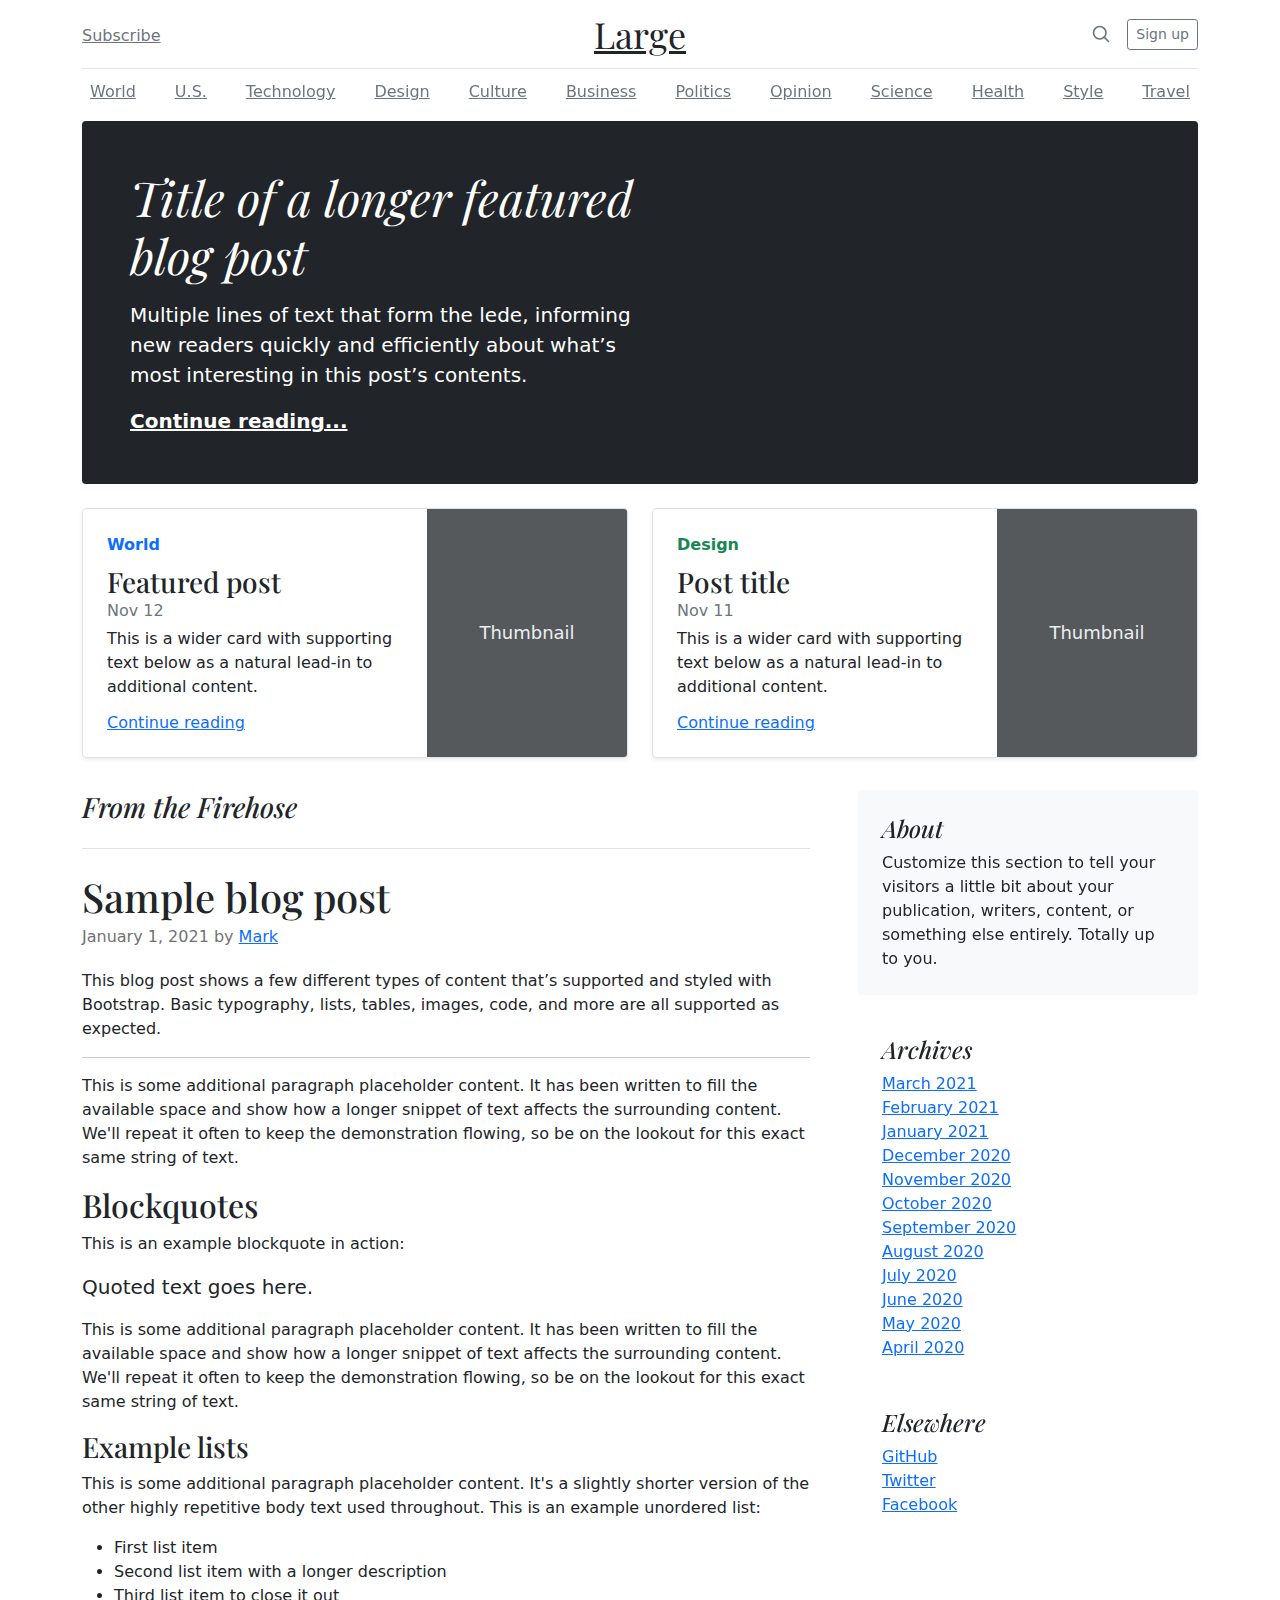
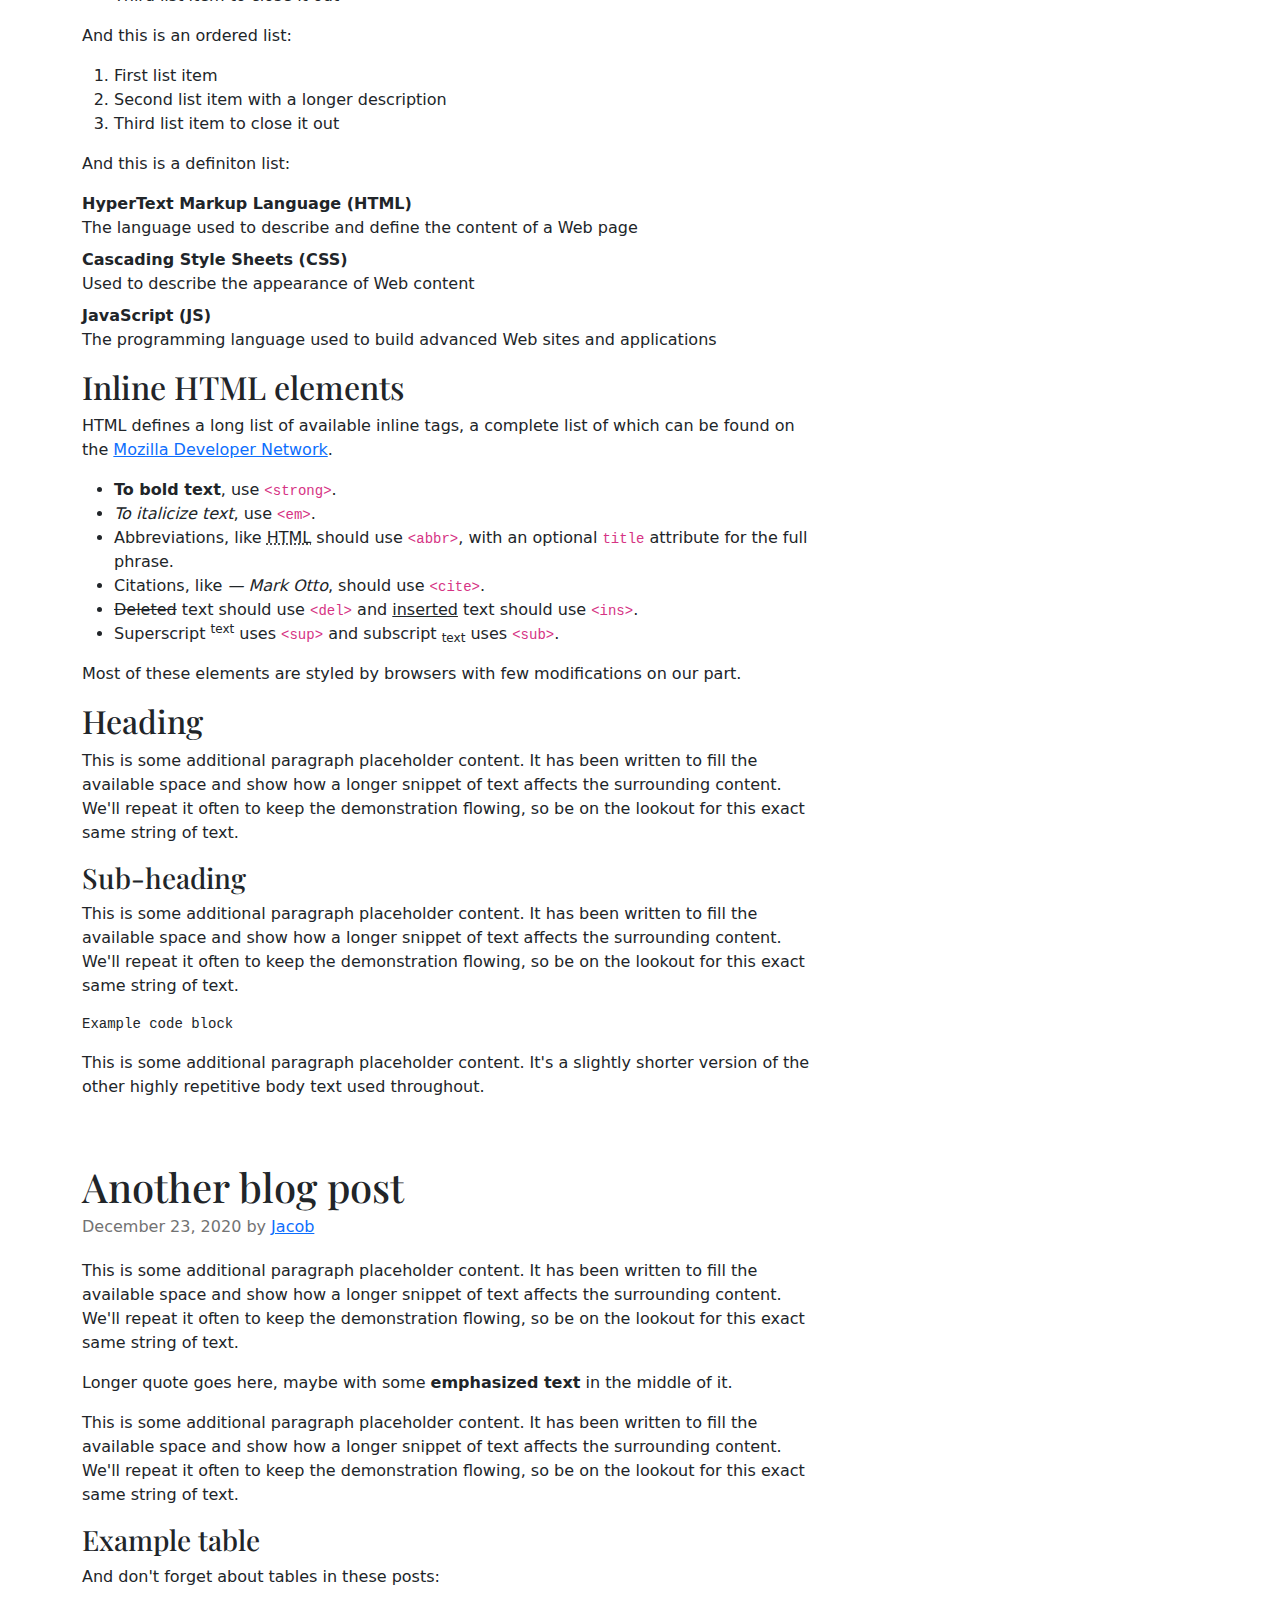
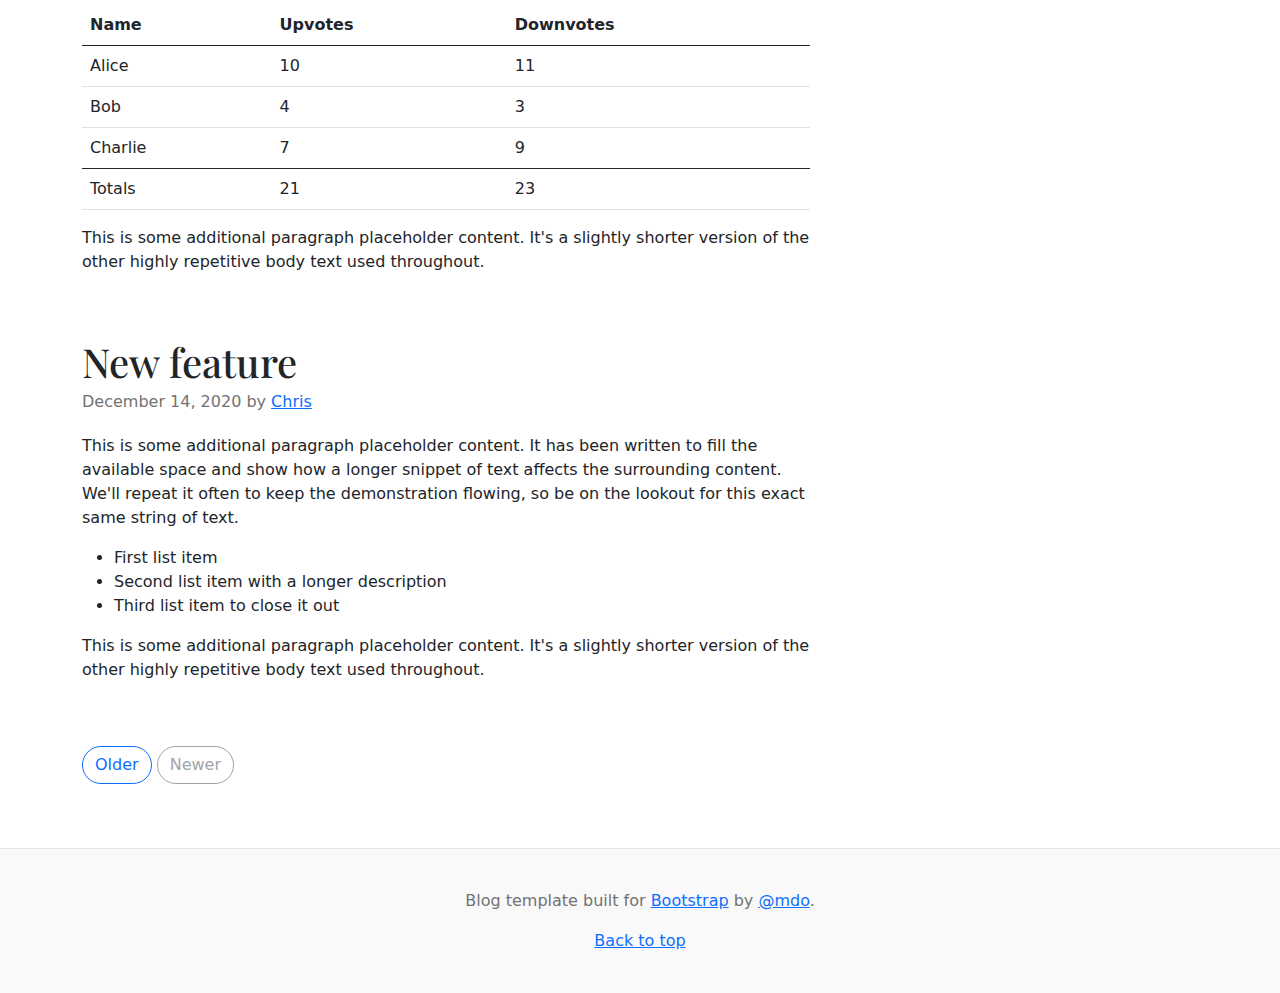
<file: bootstrap examples/blog/index.html>
<!doctype html>
<html lang="en">
  <head>
    <meta charset="utf-8">
    <meta name="viewport" content="width=device-width, initial-scale=1">
    <meta name="description" content="">
    <meta name="author" content="Mark Otto, Jacob Thornton, and Bootstrap contributors">
    <meta name="generator" content="Hugo 0.84.0">
    <title>Blog Template · Bootstrap v5.0</title>

    <link rel="canonical" href="https://getbootstrap.com/docs/5.0/examples/blog/">

    

    <!-- Bootstrap core CSS -->
<link href="../assets/dist/css/bootstrap.min.css" rel="stylesheet">

    <style>
      .bd-placeholder-img {
        font-size: 1.125rem;
        text-anchor: middle;
        -webkit-user-select: none;
        -moz-user-select: none;
        user-select: none;
      }

      @media (min-width: 768px) {
        .bd-placeholder-img-lg {
          font-size: 3.5rem;
        }
      }
    </style>

    
    <!-- Custom styles for this template -->
    <link href="https://fonts.googleapis.com/css?family=Playfair&#43;Display:700,900&amp;display=swap" rel="stylesheet">
    <!-- Custom styles for this template -->
    <link href="blog.css" rel="stylesheet">
  </head>
  <body>
    
<div class="container">
  <header class="blog-header py-3">
    <div class="row flex-nowrap justify-content-between align-items-center">
      <div class="col-4 pt-1">
        <a class="link-secondary" href="#">Subscribe</a>
      </div>
      <div class="col-4 text-center">
        <a class="blog-header-logo text-dark" href="#">Large</a>
      </div>
      <div class="col-4 d-flex justify-content-end align-items-center">
        <a class="link-secondary" href="#" aria-label="Search">
          <svg xmlns="http://www.w3.org/2000/svg" width="20" height="20" fill="none" stroke="currentColor" stroke-linecap="round" stroke-linejoin="round" stroke-width="2" class="mx-3" role="img" viewBox="0 0 24 24"><title>Search</title><circle cx="10.5" cy="10.5" r="7.5"/><path d="M21 21l-5.2-5.2"/></svg>
        </a>
        <a class="btn btn-sm btn-outline-secondary" href="#">Sign up</a>
      </div>
    </div>
  </header>

  <div class="nav-scroller py-1 mb-2">
    <nav class="nav d-flex justify-content-between">
      <a class="p-2 link-secondary" href="#">World</a>
      <a class="p-2 link-secondary" href="#">U.S.</a>
      <a class="p-2 link-secondary" href="#">Technology</a>
      <a class="p-2 link-secondary" href="#">Design</a>
      <a class="p-2 link-secondary" href="#">Culture</a>
      <a class="p-2 link-secondary" href="#">Business</a>
      <a class="p-2 link-secondary" href="#">Politics</a>
      <a class="p-2 link-secondary" href="#">Opinion</a>
      <a class="p-2 link-secondary" href="#">Science</a>
      <a class="p-2 link-secondary" href="#">Health</a>
      <a class="p-2 link-secondary" href="#">Style</a>
      <a class="p-2 link-secondary" href="#">Travel</a>
    </nav>
  </div>
</div>

<main class="container">
  <div class="p-4 p-md-5 mb-4 text-white rounded bg-dark">
    <div class="col-md-6 px-0">
      <h1 class="display-4 fst-italic">Title of a longer featured blog post</h1>
      <p class="lead my-3">Multiple lines of text that form the lede, informing new readers quickly and efficiently about what’s most interesting in this post’s contents.</p>
      <p class="lead mb-0"><a href="#" class="text-white fw-bold">Continue reading...</a></p>
    </div>
  </div>

  <div class="row mb-2">
    <div class="col-md-6">
      <div class="row g-0 border rounded overflow-hidden flex-md-row mb-4 shadow-sm h-md-250 position-relative">
        <div class="col p-4 d-flex flex-column position-static">
          <strong class="d-inline-block mb-2 text-primary">World</strong>
          <h3 class="mb-0">Featured post</h3>
          <div class="mb-1 text-muted">Nov 12</div>
          <p class="card-text mb-auto">This is a wider card with supporting text below as a natural lead-in to additional content.</p>
          <a href="#" class="stretched-link">Continue reading</a>
        </div>
        <div class="col-auto d-none d-lg-block">
          <svg class="bd-placeholder-img" width="200" height="250" xmlns="http://www.w3.org/2000/svg" role="img" aria-label="Placeholder: Thumbnail" preserveAspectRatio="xMidYMid slice" focusable="false"><title>Placeholder</title><rect width="100%" height="100%" fill="#55595c"/><text x="50%" y="50%" fill="#eceeef" dy=".3em">Thumbnail</text></svg>

        </div>
      </div>
    </div>
    <div class="col-md-6">
      <div class="row g-0 border rounded overflow-hidden flex-md-row mb-4 shadow-sm h-md-250 position-relative">
        <div class="col p-4 d-flex flex-column position-static">
          <strong class="d-inline-block mb-2 text-success">Design</strong>
          <h3 class="mb-0">Post title</h3>
          <div class="mb-1 text-muted">Nov 11</div>
          <p class="mb-auto">This is a wider card with supporting text below as a natural lead-in to additional content.</p>
          <a href="#" class="stretched-link">Continue reading</a>
        </div>
        <div class="col-auto d-none d-lg-block">
          <svg class="bd-placeholder-img" width="200" height="250" xmlns="http://www.w3.org/2000/svg" role="img" aria-label="Placeholder: Thumbnail" preserveAspectRatio="xMidYMid slice" focusable="false"><title>Placeholder</title><rect width="100%" height="100%" fill="#55595c"/><text x="50%" y="50%" fill="#eceeef" dy=".3em">Thumbnail</text></svg>

        </div>
      </div>
    </div>
  </div>

  <div class="row g-5">
    <div class="col-md-8">
      <h3 class="pb-4 mb-4 fst-italic border-bottom">
        From the Firehose
      </h3>

      <article class="blog-post">
        <h2 class="blog-post-title">Sample blog post</h2>
        <p class="blog-post-meta">January 1, 2021 by <a href="#">Mark</a></p>

        <p>This blog post shows a few different types of content that’s supported and styled with Bootstrap. Basic typography, lists, tables, images, code, and more are all supported as expected.</p>
        <hr>
        <p>This is some additional paragraph placeholder content. It has been written to fill the available space and show how a longer snippet of text affects the surrounding content. We'll repeat it often to keep the demonstration flowing, so be on the lookout for this exact same string of text.</p>
        <h2>Blockquotes</h2>
        <p>This is an example blockquote in action:</p>
        <blockquote class="blockquote">
          <p>Quoted text goes here.</p>
        </blockquote>
        <p>This is some additional paragraph placeholder content. It has been written to fill the available space and show how a longer snippet of text affects the surrounding content. We'll repeat it often to keep the demonstration flowing, so be on the lookout for this exact same string of text.</p>
        <h3>Example lists</h3>
        <p>This is some additional paragraph placeholder content. It's a slightly shorter version of the other highly repetitive body text used throughout. This is an example unordered list:</p>
        <ul>
          <li>First list item</li>
          <li>Second list item with a longer description</li>
          <li>Third list item to close it out</li>
        </ul>
        <p>And this is an ordered list:</p>
        <ol>
          <li>First list item</li>
          <li>Second list item with a longer description</li>
          <li>Third list item to close it out</li>
        </ol>
        <p>And this is a definiton list:</p>
        <dl>
          <dt>HyperText Markup Language (HTML)</dt>
          <dd>The language used to describe and define the content of a Web page</dd>
          <dt>Cascading Style Sheets (CSS)</dt>
          <dd>Used to describe the appearance of Web content</dd>
          <dt>JavaScript (JS)</dt>
          <dd>The programming language used to build advanced Web sites and applications</dd>
        </dl>
        <h2>Inline HTML elements</h2>
        <p>HTML defines a long list of available inline tags, a complete list of which can be found on the <a href="https://developer.mozilla.org/en-US/docs/Web/HTML/Element">Mozilla Developer Network</a>.</p>
        <ul>
          <li><strong>To bold text</strong>, use <code class="language-plaintext highlighter-rouge">&lt;strong&gt;</code>.</li>
          <li><em>To italicize text</em>, use <code class="language-plaintext highlighter-rouge">&lt;em&gt;</code>.</li>
          <li>Abbreviations, like <abbr title="HyperText Markup Langage">HTML</abbr> should use <code class="language-plaintext highlighter-rouge">&lt;abbr&gt;</code>, with an optional <code class="language-plaintext highlighter-rouge">title</code> attribute for the full phrase.</li>
          <li>Citations, like <cite>— Mark Otto</cite>, should use <code class="language-plaintext highlighter-rouge">&lt;cite&gt;</code>.</li>
          <li><del>Deleted</del> text should use <code class="language-plaintext highlighter-rouge">&lt;del&gt;</code> and <ins>inserted</ins> text should use <code class="language-plaintext highlighter-rouge">&lt;ins&gt;</code>.</li>
          <li>Superscript <sup>text</sup> uses <code class="language-plaintext highlighter-rouge">&lt;sup&gt;</code> and subscript <sub>text</sub> uses <code class="language-plaintext highlighter-rouge">&lt;sub&gt;</code>.</li>
        </ul>
        <p>Most of these elements are styled by browsers with few modifications on our part.</p>
        <h2>Heading</h2>
        <p>This is some additional paragraph placeholder content. It has been written to fill the available space and show how a longer snippet of text affects the surrounding content. We'll repeat it often to keep the demonstration flowing, so be on the lookout for this exact same string of text.</p>
        <h3>Sub-heading</h3>
        <p>This is some additional paragraph placeholder content. It has been written to fill the available space and show how a longer snippet of text affects the surrounding content. We'll repeat it often to keep the demonstration flowing, so be on the lookout for this exact same string of text.</p>
        <pre><code>Example code block</code></pre>
        <p>This is some additional paragraph placeholder content. It's a slightly shorter version of the other highly repetitive body text used throughout.</p>
      </article>

      <article class="blog-post">
        <h2 class="blog-post-title">Another blog post</h2>
        <p class="blog-post-meta">December 23, 2020 by <a href="#">Jacob</a></p>

        <p>This is some additional paragraph placeholder content. It has been written to fill the available space and show how a longer snippet of text affects the surrounding content. We'll repeat it often to keep the demonstration flowing, so be on the lookout for this exact same string of text.</p>
        <blockquote>
          <p>Longer quote goes here, maybe with some <strong>emphasized text</strong> in the middle of it.</p>
        </blockquote>
        <p>This is some additional paragraph placeholder content. It has been written to fill the available space and show how a longer snippet of text affects the surrounding content. We'll repeat it often to keep the demonstration flowing, so be on the lookout for this exact same string of text.</p>
        <h3>Example table</h3>
        <p>And don't forget about tables in these posts:</p>
        <table class="table">
          <thead>
            <tr>
              <th>Name</th>
              <th>Upvotes</th>
              <th>Downvotes</th>
            </tr>
          </thead>
          <tbody>
            <tr>
              <td>Alice</td>
              <td>10</td>
              <td>11</td>
            </tr>
            <tr>
              <td>Bob</td>
              <td>4</td>
              <td>3</td>
            </tr>
            <tr>
              <td>Charlie</td>
              <td>7</td>
              <td>9</td>
            </tr>
          </tbody>
          <tfoot>
            <tr>
              <td>Totals</td>
              <td>21</td>
              <td>23</td>
            </tr>
          </tfoot>
        </table>

        <p>This is some additional paragraph placeholder content. It's a slightly shorter version of the other highly repetitive body text used throughout.</p>
      </article>

      <article class="blog-post">
        <h2 class="blog-post-title">New feature</h2>
        <p class="blog-post-meta">December 14, 2020 by <a href="#">Chris</a></p>

        <p>This is some additional paragraph placeholder content. It has been written to fill the available space and show how a longer snippet of text affects the surrounding content. We'll repeat it often to keep the demonstration flowing, so be on the lookout for this exact same string of text.</p>
        <ul>
          <li>First list item</li>
          <li>Second list item with a longer description</li>
          <li>Third list item to close it out</li>
        </ul>
        <p>This is some additional paragraph placeholder content. It's a slightly shorter version of the other highly repetitive body text used throughout.</p>
      </article>

      <nav class="blog-pagination" aria-label="Pagination">
        <a class="btn btn-outline-primary" href="#">Older</a>
        <a class="btn btn-outline-secondary disabled" href="#" tabindex="-1" aria-disabled="true">Newer</a>
      </nav>

    </div>

    <div class="col-md-4">
      <div class="position-sticky" style="top: 2rem;">
        <div class="p-4 mb-3 bg-light rounded">
          <h4 class="fst-italic">About</h4>
          <p class="mb-0">Customize this section to tell your visitors a little bit about your publication, writers, content, or something else entirely. Totally up to you.</p>
        </div>

        <div class="p-4">
          <h4 class="fst-italic">Archives</h4>
          <ol class="list-unstyled mb-0">
            <li><a href="#">March 2021</a></li>
            <li><a href="#">February 2021</a></li>
            <li><a href="#">January 2021</a></li>
            <li><a href="#">December 2020</a></li>
            <li><a href="#">November 2020</a></li>
            <li><a href="#">October 2020</a></li>
            <li><a href="#">September 2020</a></li>
            <li><a href="#">August 2020</a></li>
            <li><a href="#">July 2020</a></li>
            <li><a href="#">June 2020</a></li>
            <li><a href="#">May 2020</a></li>
            <li><a href="#">April 2020</a></li>
          </ol>
        </div>

        <div class="p-4">
          <h4 class="fst-italic">Elsewhere</h4>
          <ol class="list-unstyled">
            <li><a href="#">GitHub</a></li>
            <li><a href="#">Twitter</a></li>
            <li><a href="#">Facebook</a></li>
          </ol>
        </div>
      </div>
    </div>
  </div>

</main>

<footer class="blog-footer">
  <p>Blog template built for <a href="https://getbootstrap.com/">Bootstrap</a> by <a href="https://twitter.com/mdo">@mdo</a>.</p>
  <p>
    <a href="#">Back to top</a>
  </p>
</footer>


    
  </body>
</html>
</file>
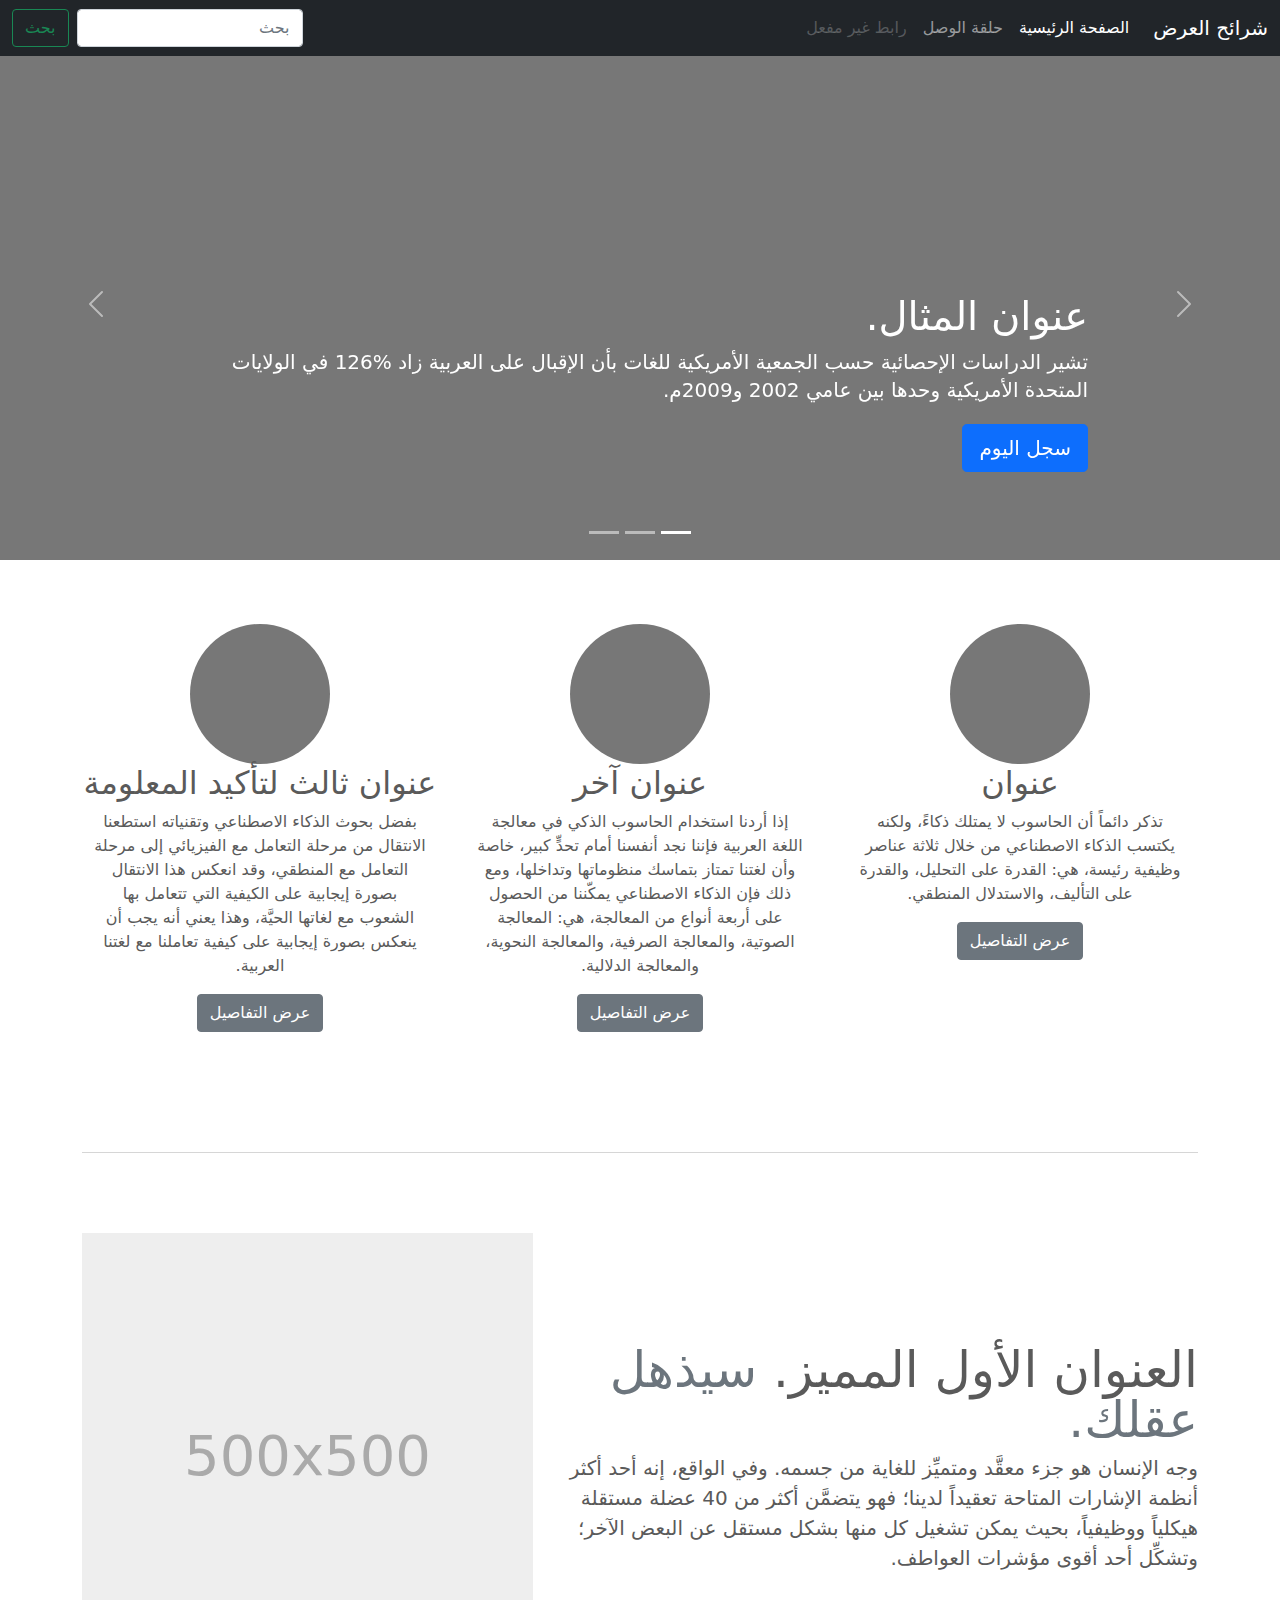
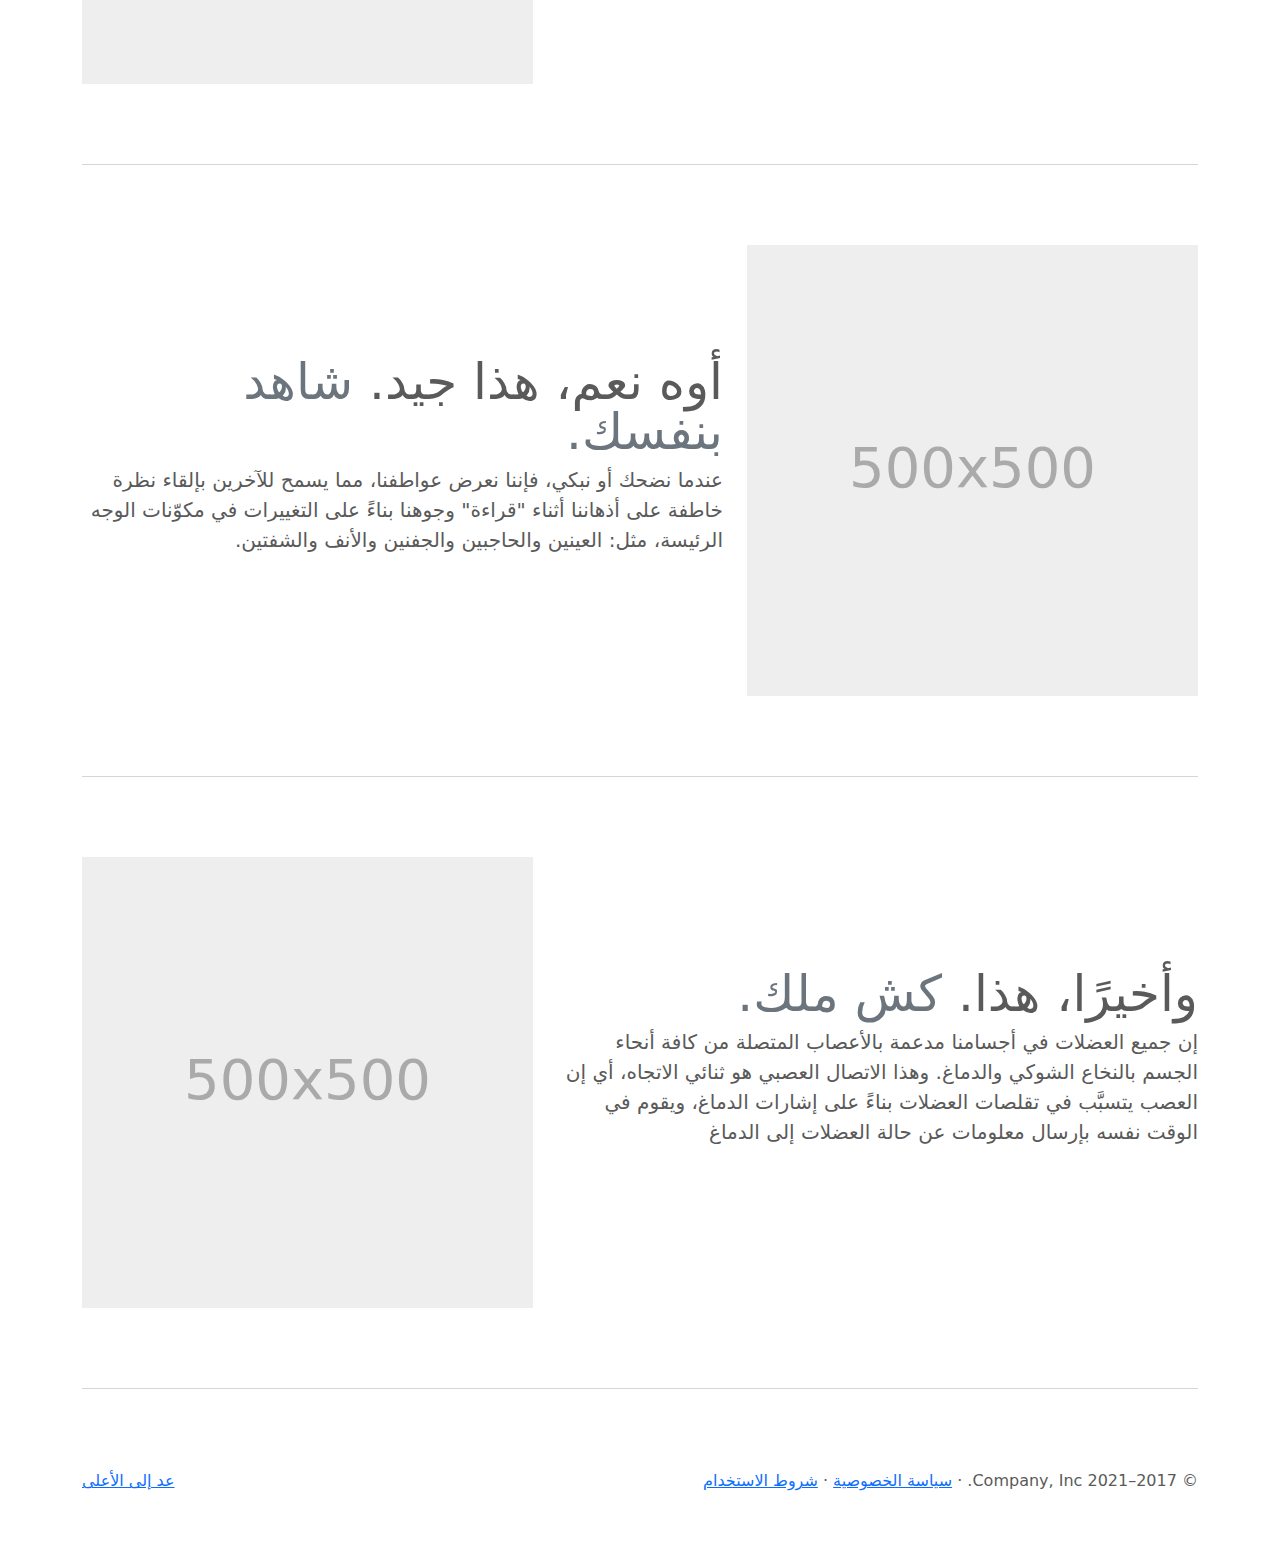
<file: bootstrap examples/carousel-rtl/index.html>
<!doctype html>
<html lang="ar" dir="rtl">
  <head>
    <meta charset="utf-8">
    <meta name="viewport" content="width=device-width, initial-scale=1">
    <meta name="description" content="">
    <meta name="author" content="Mark Otto, Jacob Thornton, and Bootstrap contributors">
    <meta name="generator" content="Hugo 0.84.0">
    <title>قالب  شرائح العرض · Bootstrap v5.0</title>

    <link rel="canonical" href="https://getbootstrap.com/docs/5.0/examples/carousel-rtl/">

    

    <!-- Bootstrap core CSS -->
<link href="../assets/dist/css/bootstrap.rtl.min.css" rel="stylesheet">

    <style>
      .bd-placeholder-img {
        font-size: 1.125rem;
        text-anchor: middle;
        -webkit-user-select: none;
        -moz-user-select: none;
        user-select: none;
      }

      @media (min-width: 768px) {
        .bd-placeholder-img-lg {
          font-size: 3.5rem;
        }
      }
    </style>

    
    <!-- Custom styles for this template -->
    <link href="../carousel/carousel.rtl.css" rel="stylesheet">
  </head>
  <body>
    
<header>
  <nav class="navbar navbar-expand-md navbar-dark fixed-top bg-dark">
    <div class="container-fluid">
      <a class="navbar-brand" href="#">شرائح العرض</a>
      <button class="navbar-toggler" type="button" data-bs-toggle="collapse" data-bs-target="#navbarCollapse" aria-controls="navbarCollapse" aria-expanded="false" aria-label="تبديل التنقل">
        <span class="navbar-toggler-icon"></span>
      </button>
      <div class="collapse navbar-collapse" id="navbarCollapse">
        <ul class="navbar-nav me-auto mb-2 mb-md-0">
          <li class="nav-item">
            <a class="nav-link active" aria-current="page" href="#">الصفحة الرئيسية</a>
          </li>
          <li class="nav-item">
            <a class="nav-link" href="#">حلقة الوصل</a>
          </li>
          <li class="nav-item">
            <a class="nav-link disabled" href="#" tabindex="-1" aria-disabled="true">رابط غير مفعل</a>
          </li>
        </ul>
        <form class="d-flex">
          <input class="form-control me-2" type="search" placeholder="بحث" aria-label="بحث">
          <button class="btn btn-outline-success" type="submit">بحث</button>
        </form>
      </div>
    </div>
  </nav>
</header>

<main>

  <div id="myCarousel" class="carousel slide" data-bs-ride="carousel">
    <div class="carousel-indicators">
      <button type="button" data-bs-target="#myCarousel" data-bs-slide-to="0" class="active" aria-current="true" aria-label="Slide 1"></button>
      <button type="button" data-bs-target="#myCarousel" data-bs-slide-to="1" aria-label="Slide 2"></button>
      <button type="button" data-bs-target="#myCarousel" data-bs-slide-to="2" aria-label="Slide 3"></button>
    </div>
    <div class="carousel-inner">
      <div class="carousel-item active">
        <svg class="bd-placeholder-img" width="100%" height="100%" xmlns="http://www.w3.org/2000/svg" aria-hidden="true" preserveAspectRatio="xMidYMid slice" focusable="false"><rect width="100%" height="100%" fill="#777"/></svg>

        <div class="container">
          <div class="carousel-caption text-start">
            <h1>عنوان المثال.</h1>
            <p>تشير الدراسات الإحصائية حسب الجمعية الأمريكية للغات بأن الإقبال على العربية زاد %126 في الولايات المتحدة الأمريكية وحدها بين عامي 2002 و2009م.</p>
            <p><a class="btn btn-lg btn-primary" href="#">سجل اليوم</a></p>
          </div>
        </div>
      </div>
      <div class="carousel-item">
        <svg class="bd-placeholder-img" width="100%" height="100%" xmlns="http://www.w3.org/2000/svg" aria-hidden="true" preserveAspectRatio="xMidYMid slice" focusable="false"><rect width="100%" height="100%" fill="#777"/></svg>

        <div class="container">
          <div class="carousel-caption">
            <h1>عنوان مثال آخر.</h1>
            <p>حسب المجلس الثقافي البريطاني فإن تعليم الإنجليزية داخل بريطانيا يسهم في تعزيز اقتصادها بما يتجاوز ملياري جنيه سنوياً، كما أنه وفر أكثر من 26 ألف وظيفة.</p>
            <p><a class="btn btn-lg btn-primary" href="#">أعرف أكثر</a></p>
          </div>
        </div>
      </div>
      <div class="carousel-item">
        <svg class="bd-placeholder-img" width="100%" height="100%" xmlns="http://www.w3.org/2000/svg" aria-hidden="true" preserveAspectRatio="xMidYMid slice" focusable="false"><rect width="100%" height="100%" fill="#777"/></svg>

        <div class="container">
          <div class="carousel-caption text-end">
            <h1>واحد أكثر لقياس جيد.</h1>
            <p>الإحصاءات لحجم الاستثمار اللغوي خارج بريطانيا تتفاوت من سنة لأخرى إلا أن المدير التنفيذي للمجلس الثقافي البريطاني إدي بايرز يرى أن استثمار تعليم الإنجليزية في الخارج لا يحسب على المستوى المالي فحسب بل على المستوى السياسي أيضاً.</p>
            <p><a class="btn btn-lg btn-primary" href="#">تصفح المعرض</a></p>
          </div>
        </div>
      </div>
    </div>
    <button class="carousel-control-prev" type="button" data-bs-target="#myCarousel" data-bs-slide="prev">
      <span class="carousel-control-prev-icon" aria-hidden="true"></span>
      <span class="visually-hidden">السابق</span>
    </button>
    <button class="carousel-control-next" type="button" data-bs-target="#myCarousel" data-bs-slide="next">
      <span class="carousel-control-next-icon" aria-hidden="true"></span>
      <span class="visually-hidden">التالي</span>
    </button>
  </div>


  <!-- Marketing messaging and featurettes
  ================================================== -->
  <!-- Wrap the rest of the page in another container to center all the content. -->

  <div class="container marketing">

    <!-- Three columns of text below the carousel -->
    <div class="row">
      <div class="col-lg-4">
        <svg class="bd-placeholder-img rounded-circle" width="140" height="140" xmlns="http://www.w3.org/2000/svg" role="img" aria-label="Placeholder: 140x140" preserveAspectRatio="xMidYMid slice" focusable="false"><title>Placeholder</title><rect width="100%" height="100%" fill="#777"/><text x="50%" y="50%" fill="#777" dy=".3em">140x140</text></svg>

        <h2>عنوان</h2>
        <p>تذكر دائماً أن الحاسوب لا يمتلك ذكاءً، ولكنه يكتسب الذكاء الاصطناعي من خلال ثلاثة عناصر وظيفية رئيسة، هي: القدرة على التحليل، والقدرة على التأليف، والاستدلال المنطقي.</p>
        <p><a class="btn btn-secondary" href="#">عرض التفاصيل</a></p>
      </div><!-- /.col-lg-4 -->
      <div class="col-lg-4">
        <svg class="bd-placeholder-img rounded-circle" width="140" height="140" xmlns="http://www.w3.org/2000/svg" role="img" aria-label="Placeholder: 140x140" preserveAspectRatio="xMidYMid slice" focusable="false"><title>Placeholder</title><rect width="100%" height="100%" fill="#777"/><text x="50%" y="50%" fill="#777" dy=".3em">140x140</text></svg>

        <h2>عنوان آخر</h2>
        <p>إذا أردنا استخدام الحاسوب الذكي في معالجة اللغة العربية فإننا نجد أنفسنا أمام تحدٍّ كبير، خاصة وأن لغتنا تمتاز بتماسك منظوماتها وتداخلها، ومع ذلك فإن الذكاء الاصطناعي يمكّننا من الحصول على أربعة أنواع من المعالجة، هي: المعالجة الصوتية، والمعالجة الصرفية، والمعالجة النحوية، والمعالجة الدلالية.</p>
        <p><a class="btn btn-secondary" href="#">عرض التفاصيل</a></p>
      </div><!-- /.col-lg-4 -->
      <div class="col-lg-4">
        <svg class="bd-placeholder-img rounded-circle" width="140" height="140" xmlns="http://www.w3.org/2000/svg" role="img" aria-label="Placeholder: 140x140" preserveAspectRatio="xMidYMid slice" focusable="false"><title>Placeholder</title><rect width="100%" height="100%" fill="#777"/><text x="50%" y="50%" fill="#777" dy=".3em">140x140</text></svg>

        <h2>عنوان ثالث لتأكيد المعلومة</h2>
        <p>بفضل بحوث الذكاء الاصطناعي وتقنياته استطعنا الانتقال من مرحلة التعامل مع الفيزيائي إلى مرحلة التعامل مع المنطقي، وقد انعكس هذا الانتقال بصورة إيجابية على الكيفية التي تتعامل بها الشعوب مع لغاتها الحيَّة، وهذا يعني أنه يجب أن ينعكس بصورة إيجابية على كيفية تعاملنا مع لغتنا العربية.</p>
        <p><a class="btn btn-secondary" href="#">عرض التفاصيل</a></p>
      </div><!-- /.col-lg-4 -->
    </div><!-- /.row -->


    <!-- START THE FEATURETTES -->

    <hr class="featurette-divider">

    <div class="row featurette">
      <div class="col-md-7">
        <h2 class="featurette-heading">العنوان الأول المميز. <span class="text-muted"> سيذهل عقلك. </span></h2>
        <p class="lead">وجه الإنسان هو جزء معقَّد ومتميِّز للغاية من جسمه. وفي الواقع، إنه أحد أكثر أنظمة الإشارات المتاحة تعقيداً لدينا؛ فهو يتضمَّن أكثر من 40 عضلة مستقلة هيكلياً ووظيفياً، بحيث يمكن تشغيل كل منها بشكل مستقل عن البعض الآخر؛ وتشكِّل أحد أقوى مؤشرات العواطف.</p>
      </div>
      <div class="col-md-5">
        <svg class="bd-placeholder-img bd-placeholder-img-lg featurette-image img-fluid mx-auto" width="500" height="500" xmlns="http://www.w3.org/2000/svg" role="img" aria-label="Placeholder: 500x500" preserveAspectRatio="xMidYMid slice" focusable="false"><title>Placeholder</title><rect width="100%" height="100%" fill="#eee"/><text x="50%" y="50%" fill="#aaa" dy=".3em">500x500</text></svg>

      </div>
    </div>

    <hr class="featurette-divider">

    <div class="row featurette">
      <div class="col-md-7 order-md-2">
        <h2 class="featurette-heading">أوه نعم، هذا جيد. <span class="text-muted"> شاهد بنفسك. </span></h2>
        <p class="lead">عندما نضحك أو نبكي، فإننا نعرض عواطفنا، مما يسمح للآخرين بإلقاء نظرة خاطفة على أذهاننا أثناء "قراءة" وجوهنا بناءً على التغييرات في مكوّنات الوجه الرئيسة، مثل: العينين والحاجبين والجفنين والأنف والشفتين.</p>
      </div>
      <div class="col-md-5 order-md-1">
        <svg class="bd-placeholder-img bd-placeholder-img-lg featurette-image img-fluid mx-auto" width="500" height="500" xmlns="http://www.w3.org/2000/svg" role="img" aria-label="Placeholder: 500x500" preserveAspectRatio="xMidYMid slice" focusable="false"><title>Placeholder</title><rect width="100%" height="100%" fill="#eee"/><text x="50%" y="50%" fill="#aaa" dy=".3em">500x500</text></svg>

      </div>
    </div>

    <hr class="featurette-divider">

    <div class="row featurette">
      <div class="col-md-7">
        <h2 class="featurette-heading">وأخيرًا، هذا. <span class="text-muted"> كش ملك. </span></h2>
        <p class="lead">إن جميع العضلات في أجسامنا مدعمة بالأعصاب المتصلة من كافة أنحاء الجسم بالنخاع الشوكي والدماغ. وهذا الاتصال العصبي هو ثنائي الاتجاه، أي إن العصب يتسبَّب في تقلصات العضلات بناءً على إشارات الدماغ، ويقوم في الوقت نفسه بإرسال معلومات عن حالة العضلات إلى الدماغ</p>
      </div>
      <div class="col-md-5">
        <svg class="bd-placeholder-img bd-placeholder-img-lg featurette-image img-fluid mx-auto" width="500" height="500" xmlns="http://www.w3.org/2000/svg" role="img" aria-label="Placeholder: 500x500" preserveAspectRatio="xMidYMid slice" focusable="false"><title>Placeholder</title><rect width="100%" height="100%" fill="#eee"/><text x="50%" y="50%" fill="#aaa" dy=".3em">500x500</text></svg>

      </div>
    </div>

    <hr class="featurette-divider">

    <!-- /END THE FEATURETTES -->

  </div><!-- /.container -->


  <!-- FOOTER -->
  <footer class="container">
    <p class="float-end"><a href="#">عد إلى الأعلى</a></p>
    <p>&copy; 2017–2021 Company, Inc. &middot; <a href="#">سياسة الخصوصية</a> &middot; <a href="#">شروط الاستخدام</a></p>
  </footer>
</main>


    <script src="../assets/dist/js/bootstrap.bundle.min.js"></script>

      
  </body>
</html>
</file>
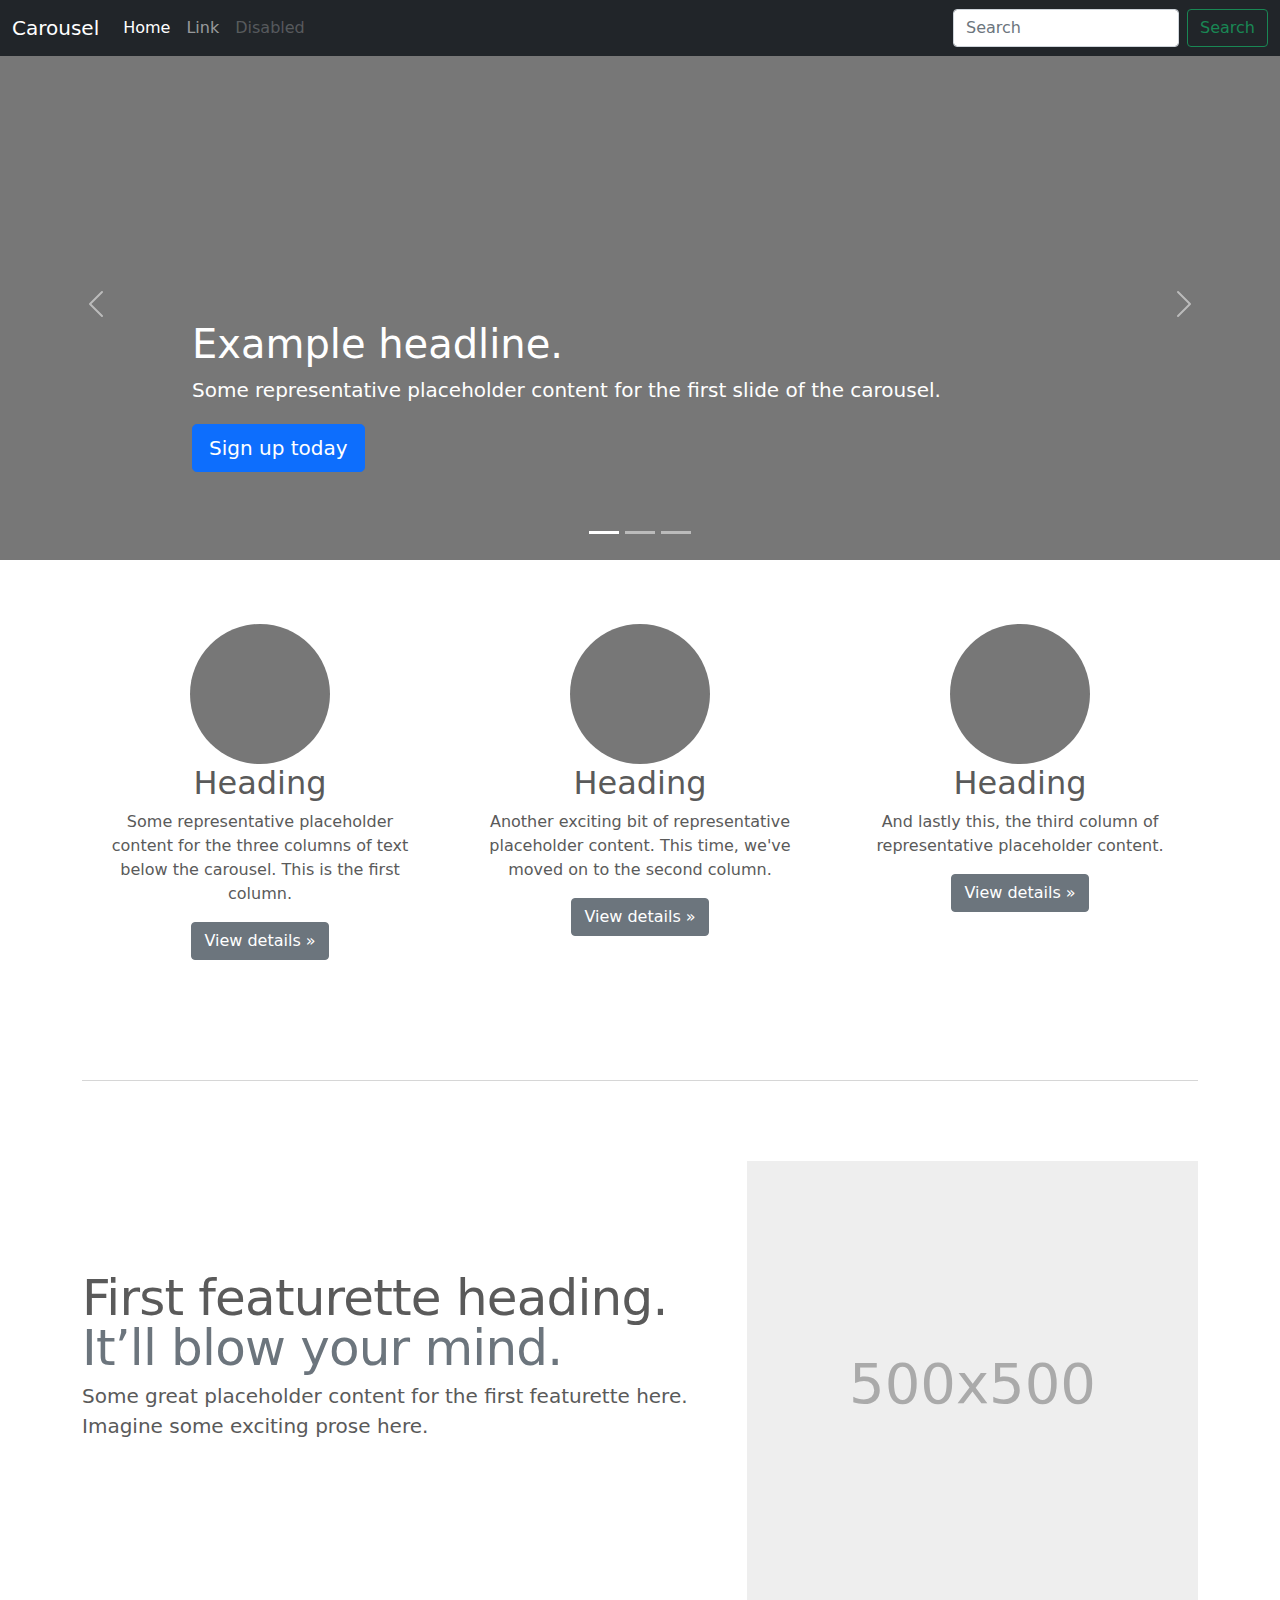
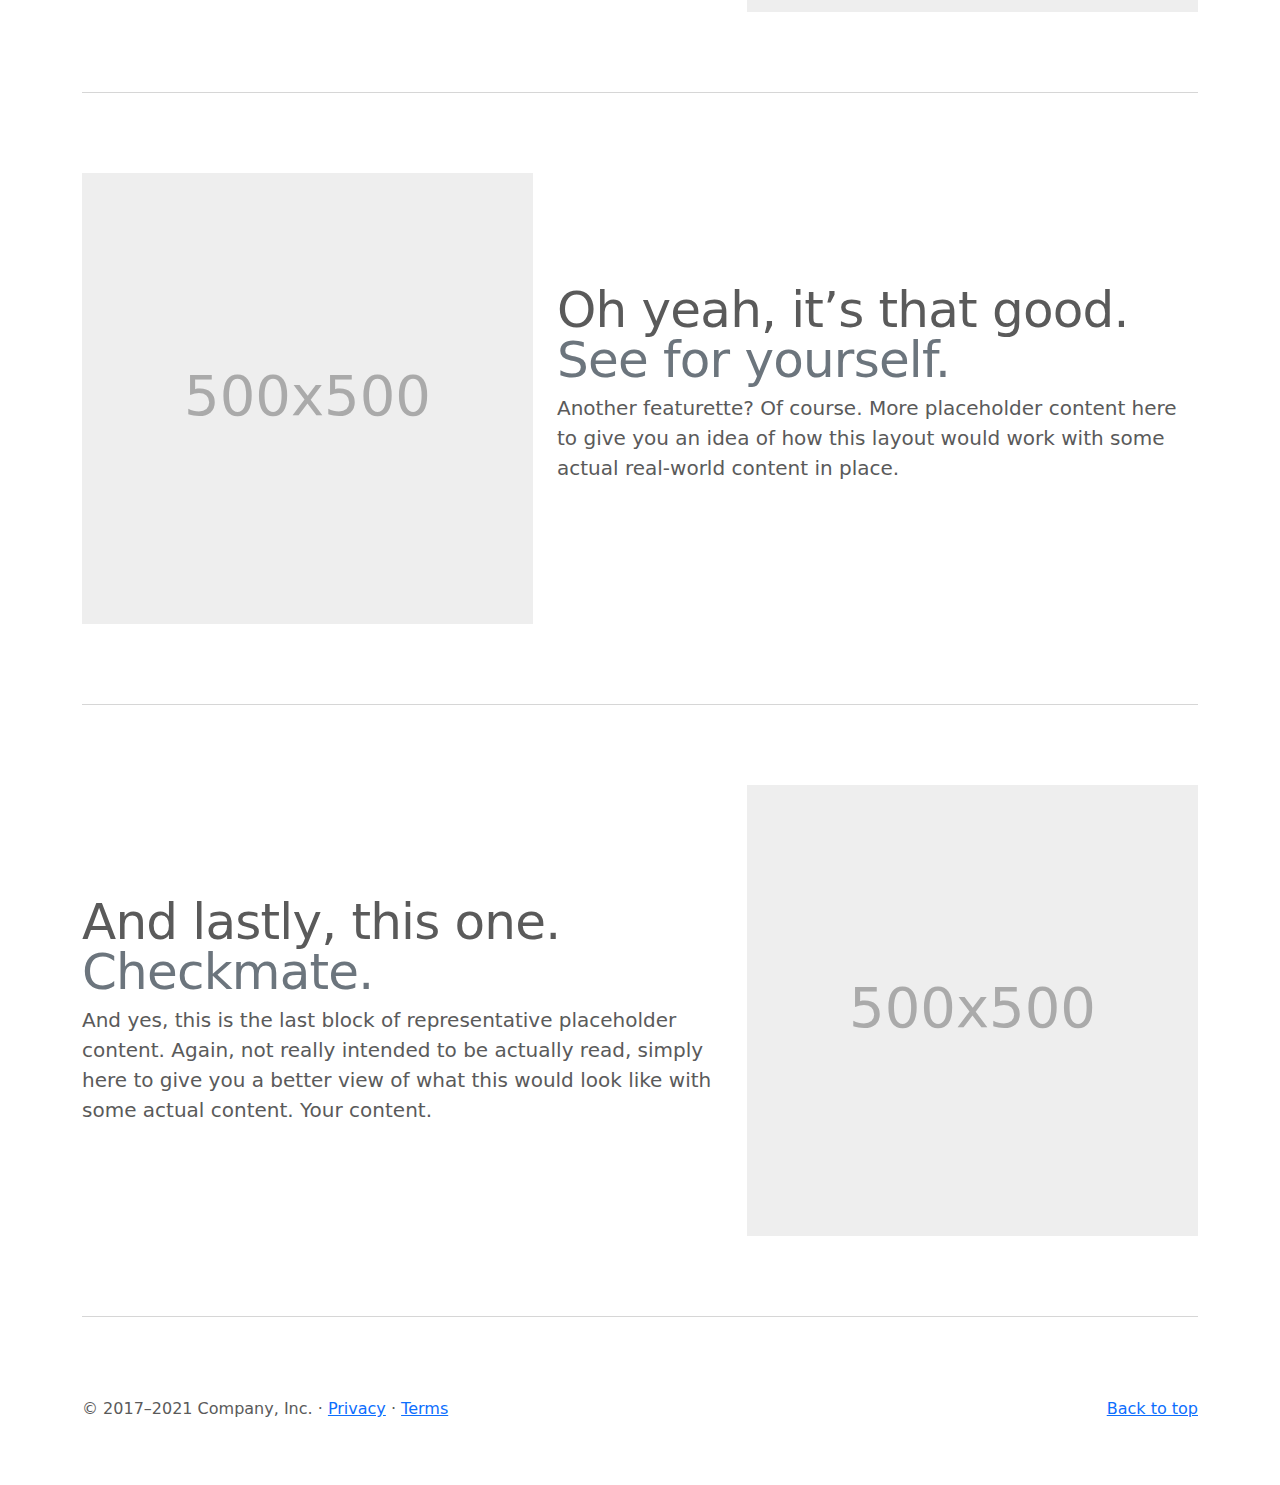
<file: bootstrap examples/carousel/index.html>
<!doctype html>
<html lang="en">
  <head>
    <meta charset="utf-8">
    <meta name="viewport" content="width=device-width, initial-scale=1">
    <meta name="description" content="">
    <meta name="author" content="Mark Otto, Jacob Thornton, and Bootstrap contributors">
    <meta name="generator" content="Hugo 0.84.0">
    <title>Carousel Template · Bootstrap v5.0</title>

    <link rel="canonical" href="https://getbootstrap.com/docs/5.0/examples/carousel/">

    

    <!-- Bootstrap core CSS -->
<link href="../assets/dist/css/bootstrap.min.css" rel="stylesheet">

    <style>
      .bd-placeholder-img {
        font-size: 1.125rem;
        text-anchor: middle;
        -webkit-user-select: none;
        -moz-user-select: none;
        user-select: none;
      }

      @media (min-width: 768px) {
        .bd-placeholder-img-lg {
          font-size: 3.5rem;
        }
      }
    </style>

    
    <!-- Custom styles for this template -->
    <link href="carousel.css" rel="stylesheet">
  </head>
  <body>
    
<header>
  <nav class="navbar navbar-expand-md navbar-dark fixed-top bg-dark">
    <div class="container-fluid">
      <a class="navbar-brand" href="#">Carousel</a>
      <button class="navbar-toggler" type="button" data-bs-toggle="collapse" data-bs-target="#navbarCollapse" aria-controls="navbarCollapse" aria-expanded="false" aria-label="Toggle navigation">
        <span class="navbar-toggler-icon"></span>
      </button>
      <div class="collapse navbar-collapse" id="navbarCollapse">
        <ul class="navbar-nav me-auto mb-2 mb-md-0">
          <li class="nav-item">
            <a class="nav-link active" aria-current="page" href="#">Home</a>
          </li>
          <li class="nav-item">
            <a class="nav-link" href="#">Link</a>
          </li>
          <li class="nav-item">
            <a class="nav-link disabled" href="#" tabindex="-1" aria-disabled="true">Disabled</a>
          </li>
        </ul>
        <form class="d-flex">
          <input class="form-control me-2" type="search" placeholder="Search" aria-label="Search">
          <button class="btn btn-outline-success" type="submit">Search</button>
        </form>
      </div>
    </div>
  </nav>
</header>

<main>

  <div id="myCarousel" class="carousel slide" data-bs-ride="carousel">
    <div class="carousel-indicators">
      <button type="button" data-bs-target="#myCarousel" data-bs-slide-to="0" class="active" aria-current="true" aria-label="Slide 1"></button>
      <button type="button" data-bs-target="#myCarousel" data-bs-slide-to="1" aria-label="Slide 2"></button>
      <button type="button" data-bs-target="#myCarousel" data-bs-slide-to="2" aria-label="Slide 3"></button>
    </div>
    <div class="carousel-inner">
      <div class="carousel-item active">
        <svg class="bd-placeholder-img" width="100%" height="100%" xmlns="http://www.w3.org/2000/svg" aria-hidden="true" preserveAspectRatio="xMidYMid slice" focusable="false"><rect width="100%" height="100%" fill="#777"/></svg>

        <div class="container">
          <div class="carousel-caption text-start">
            <h1>Example headline.</h1>
            <p>Some representative placeholder content for the first slide of the carousel.</p>
            <p><a class="btn btn-lg btn-primary" href="#">Sign up today</a></p>
          </div>
        </div>
      </div>
      <div class="carousel-item">
        <svg class="bd-placeholder-img" width="100%" height="100%" xmlns="http://www.w3.org/2000/svg" aria-hidden="true" preserveAspectRatio="xMidYMid slice" focusable="false"><rect width="100%" height="100%" fill="#777"/></svg>

        <div class="container">
          <div class="carousel-caption">
            <h1>Another example headline.</h1>
            <p>Some representative placeholder content for the second slide of the carousel.</p>
            <p><a class="btn btn-lg btn-primary" href="#">Learn more</a></p>
          </div>
        </div>
      </div>
      <div class="carousel-item">
        <svg class="bd-placeholder-img" width="100%" height="100%" xmlns="http://www.w3.org/2000/svg" aria-hidden="true" preserveAspectRatio="xMidYMid slice" focusable="false"><rect width="100%" height="100%" fill="#777"/></svg>

        <div class="container">
          <div class="carousel-caption text-end">
            <h1>One more for good measure.</h1>
            <p>Some representative placeholder content for the third slide of this carousel.</p>
            <p><a class="btn btn-lg btn-primary" href="#">Browse gallery</a></p>
          </div>
        </div>
      </div>
    </div>
    <button class="carousel-control-prev" type="button" data-bs-target="#myCarousel" data-bs-slide="prev">
      <span class="carousel-control-prev-icon" aria-hidden="true"></span>
      <span class="visually-hidden">Previous</span>
    </button>
    <button class="carousel-control-next" type="button" data-bs-target="#myCarousel" data-bs-slide="next">
      <span class="carousel-control-next-icon" aria-hidden="true"></span>
      <span class="visually-hidden">Next</span>
    </button>
  </div>


  <!-- Marketing messaging and featurettes
  ================================================== -->
  <!-- Wrap the rest of the page in another container to center all the content. -->

  <div class="container marketing">

    <!-- Three columns of text below the carousel -->
    <div class="row">
      <div class="col-lg-4">
        <svg class="bd-placeholder-img rounded-circle" width="140" height="140" xmlns="http://www.w3.org/2000/svg" role="img" aria-label="Placeholder: 140x140" preserveAspectRatio="xMidYMid slice" focusable="false"><title>Placeholder</title><rect width="100%" height="100%" fill="#777"/><text x="50%" y="50%" fill="#777" dy=".3em">140x140</text></svg>

        <h2>Heading</h2>
        <p>Some representative placeholder content for the three columns of text below the carousel. This is the first column.</p>
        <p><a class="btn btn-secondary" href="#">View details &raquo;</a></p>
      </div><!-- /.col-lg-4 -->
      <div class="col-lg-4">
        <svg class="bd-placeholder-img rounded-circle" width="140" height="140" xmlns="http://www.w3.org/2000/svg" role="img" aria-label="Placeholder: 140x140" preserveAspectRatio="xMidYMid slice" focusable="false"><title>Placeholder</title><rect width="100%" height="100%" fill="#777"/><text x="50%" y="50%" fill="#777" dy=".3em">140x140</text></svg>

        <h2>Heading</h2>
        <p>Another exciting bit of representative placeholder content. This time, we've moved on to the second column.</p>
        <p><a class="btn btn-secondary" href="#">View details &raquo;</a></p>
      </div><!-- /.col-lg-4 -->
      <div class="col-lg-4">
        <svg class="bd-placeholder-img rounded-circle" width="140" height="140" xmlns="http://www.w3.org/2000/svg" role="img" aria-label="Placeholder: 140x140" preserveAspectRatio="xMidYMid slice" focusable="false"><title>Placeholder</title><rect width="100%" height="100%" fill="#777"/><text x="50%" y="50%" fill="#777" dy=".3em">140x140</text></svg>

        <h2>Heading</h2>
        <p>And lastly this, the third column of representative placeholder content.</p>
        <p><a class="btn btn-secondary" href="#">View details &raquo;</a></p>
      </div><!-- /.col-lg-4 -->
    </div><!-- /.row -->


    <!-- START THE FEATURETTES -->

    <hr class="featurette-divider">

    <div class="row featurette">
      <div class="col-md-7">
        <h2 class="featurette-heading">First featurette heading. <span class="text-muted">It’ll blow your mind.</span></h2>
        <p class="lead">Some great placeholder content for the first featurette here. Imagine some exciting prose here.</p>
      </div>
      <div class="col-md-5">
        <svg class="bd-placeholder-img bd-placeholder-img-lg featurette-image img-fluid mx-auto" width="500" height="500" xmlns="http://www.w3.org/2000/svg" role="img" aria-label="Placeholder: 500x500" preserveAspectRatio="xMidYMid slice" focusable="false"><title>Placeholder</title><rect width="100%" height="100%" fill="#eee"/><text x="50%" y="50%" fill="#aaa" dy=".3em">500x500</text></svg>

      </div>
    </div>

    <hr class="featurette-divider">

    <div class="row featurette">
      <div class="col-md-7 order-md-2">
        <h2 class="featurette-heading">Oh yeah, it’s that good. <span class="text-muted">See for yourself.</span></h2>
        <p class="lead">Another featurette? Of course. More placeholder content here to give you an idea of how this layout would work with some actual real-world content in place.</p>
      </div>
      <div class="col-md-5 order-md-1">
        <svg class="bd-placeholder-img bd-placeholder-img-lg featurette-image img-fluid mx-auto" width="500" height="500" xmlns="http://www.w3.org/2000/svg" role="img" aria-label="Placeholder: 500x500" preserveAspectRatio="xMidYMid slice" focusable="false"><title>Placeholder</title><rect width="100%" height="100%" fill="#eee"/><text x="50%" y="50%" fill="#aaa" dy=".3em">500x500</text></svg>

      </div>
    </div>

    <hr class="featurette-divider">

    <div class="row featurette">
      <div class="col-md-7">
        <h2 class="featurette-heading">And lastly, this one. <span class="text-muted">Checkmate.</span></h2>
        <p class="lead">And yes, this is the last block of representative placeholder content. Again, not really intended to be actually read, simply here to give you a better view of what this would look like with some actual content. Your content.</p>
      </div>
      <div class="col-md-5">
        <svg class="bd-placeholder-img bd-placeholder-img-lg featurette-image img-fluid mx-auto" width="500" height="500" xmlns="http://www.w3.org/2000/svg" role="img" aria-label="Placeholder: 500x500" preserveAspectRatio="xMidYMid slice" focusable="false"><title>Placeholder</title><rect width="100%" height="100%" fill="#eee"/><text x="50%" y="50%" fill="#aaa" dy=".3em">500x500</text></svg>

      </div>
    </div>

    <hr class="featurette-divider">

    <!-- /END THE FEATURETTES -->

  </div><!-- /.container -->


  <!-- FOOTER -->
  <footer class="container">
    <p class="float-end"><a href="#">Back to top</a></p>
    <p>&copy; 2017–2021 Company, Inc. &middot; <a href="#">Privacy</a> &middot; <a href="#">Terms</a></p>
  </footer>
</main>


    <script src="../assets/dist/js/bootstrap.bundle.min.js"></script>

      
  </body>
</html>
</file>
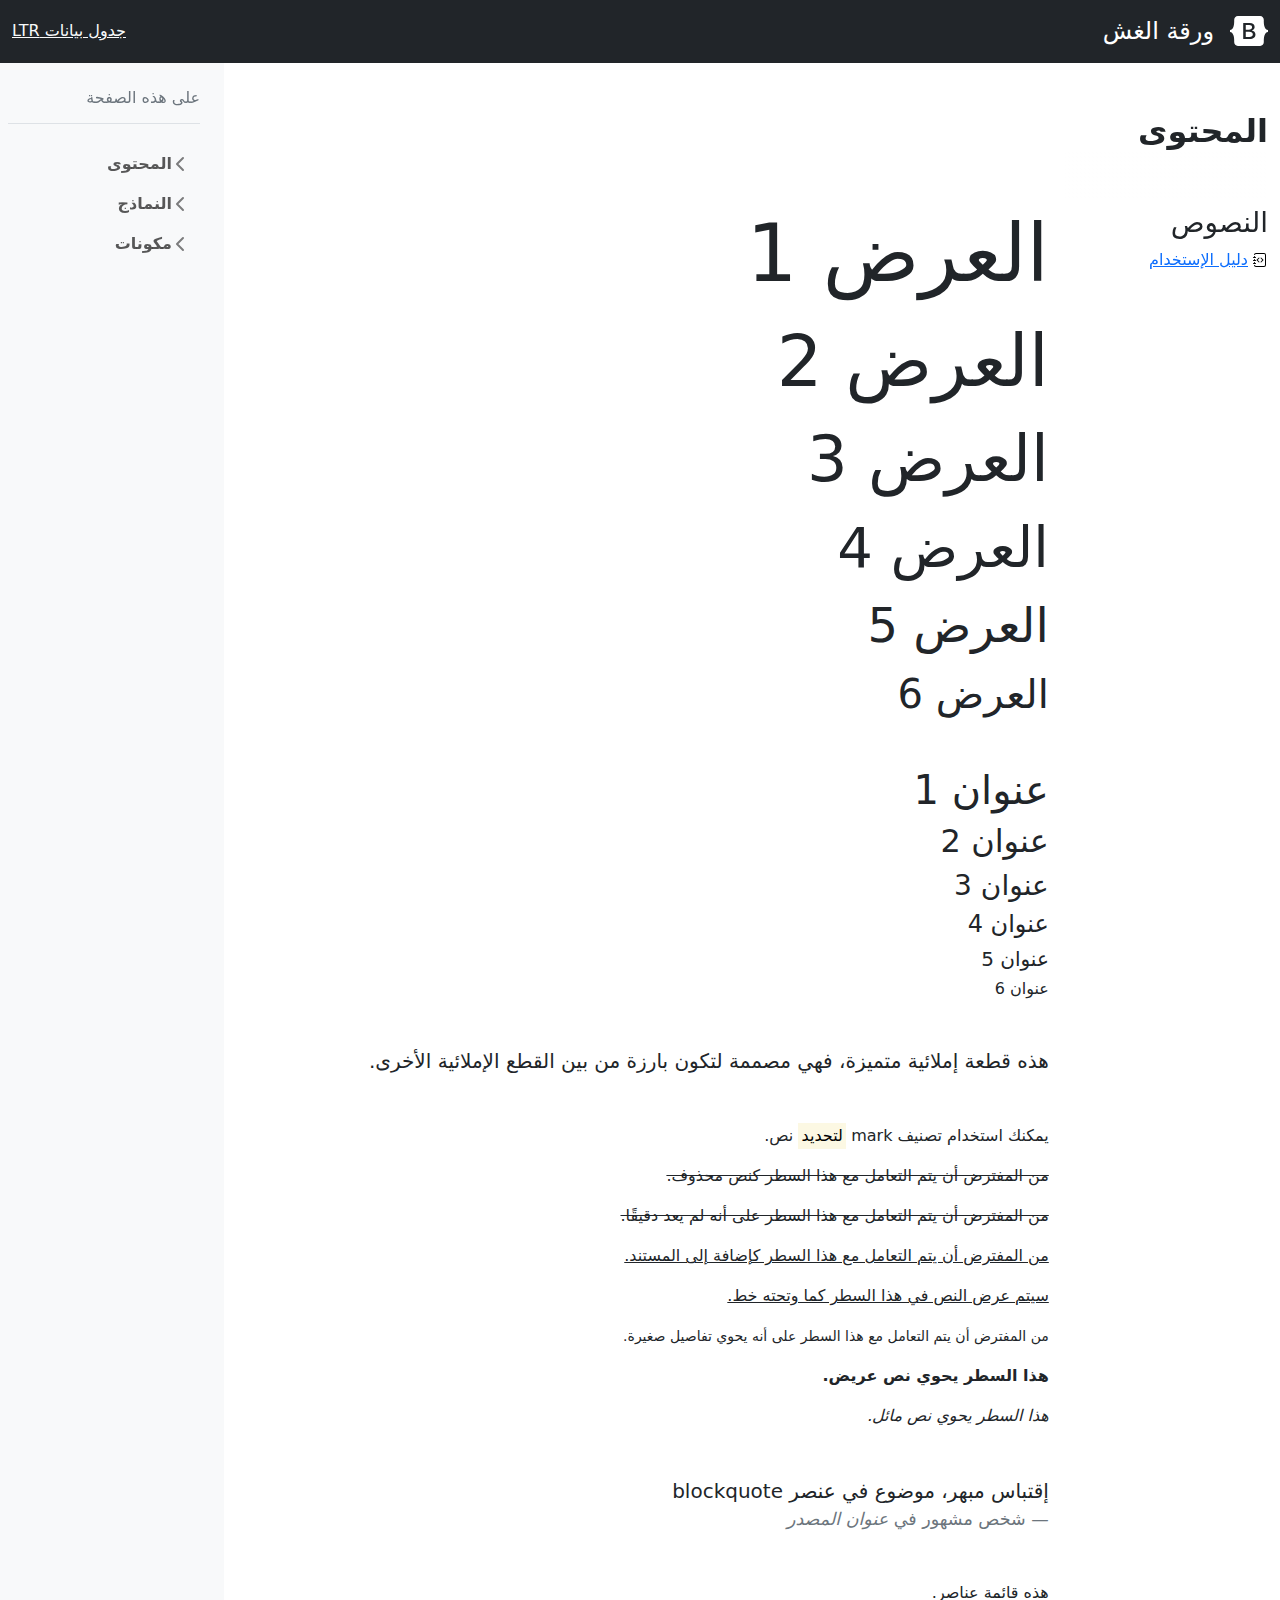
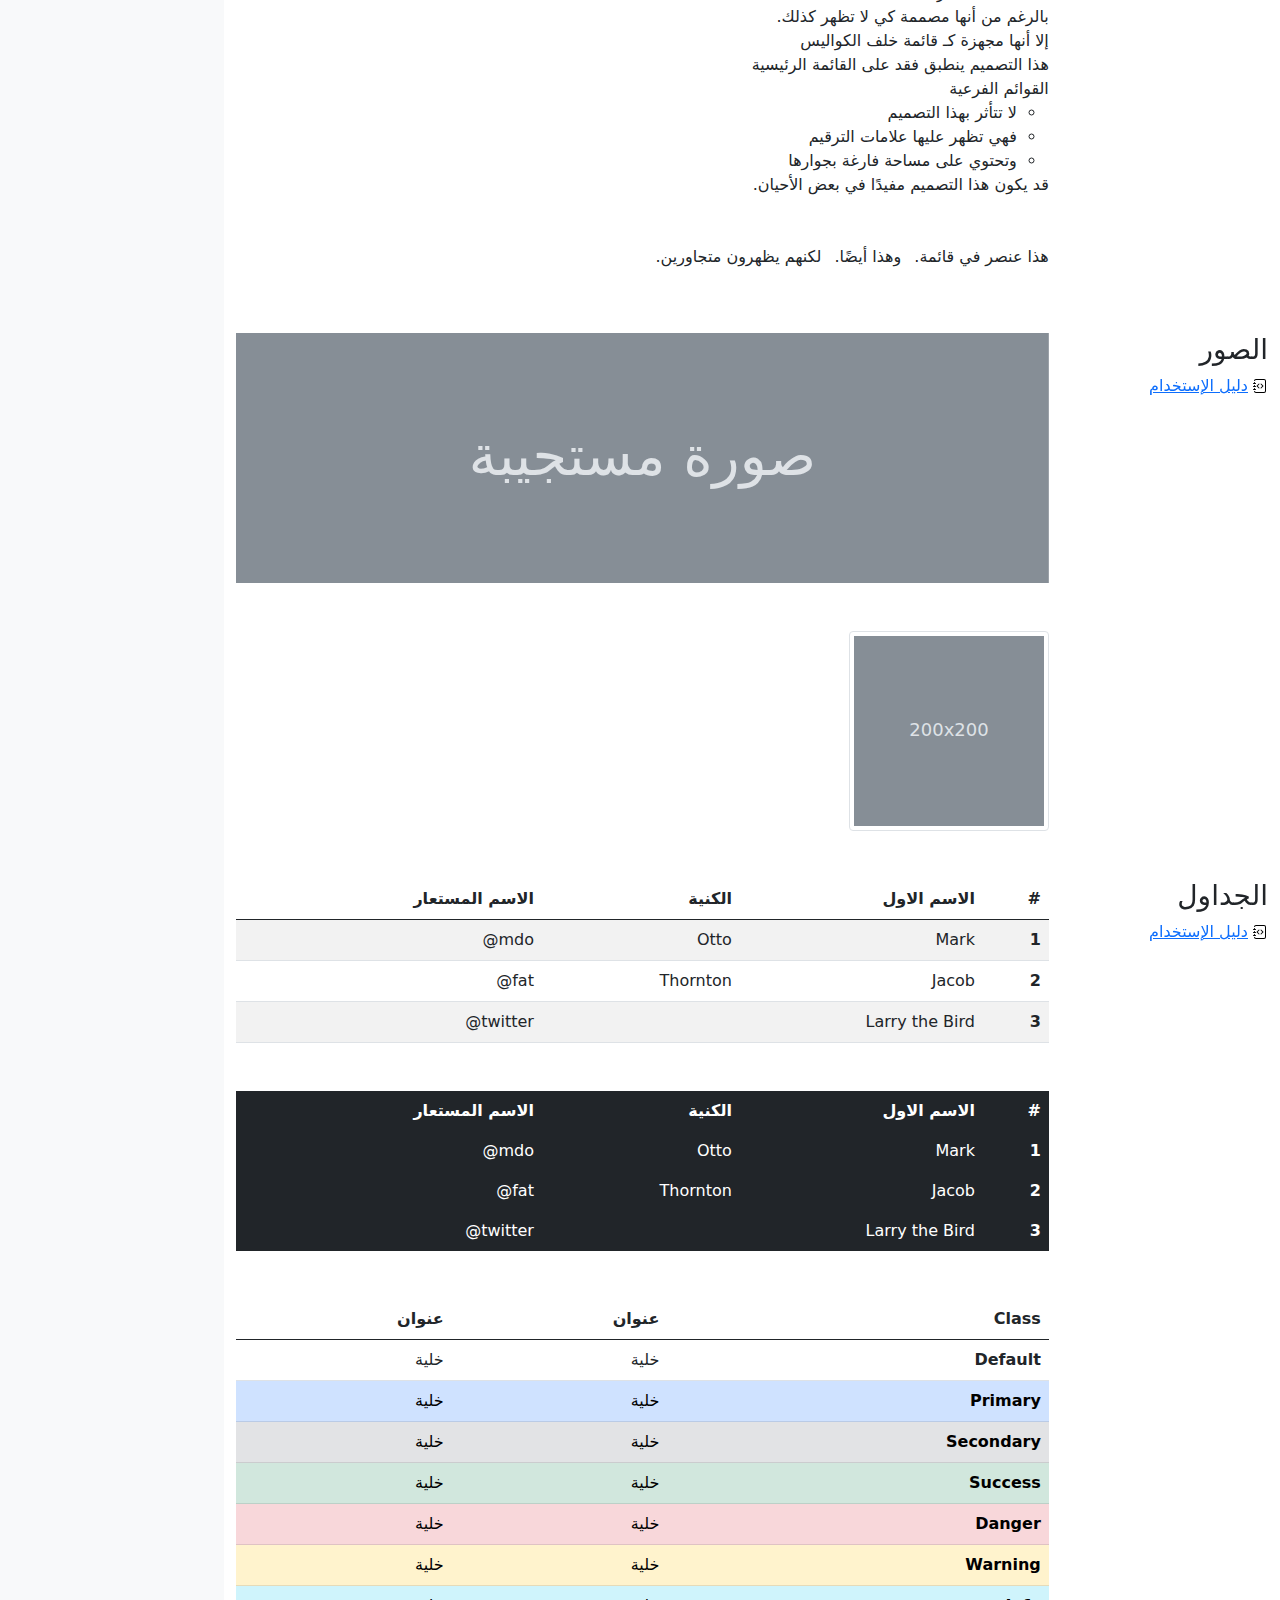
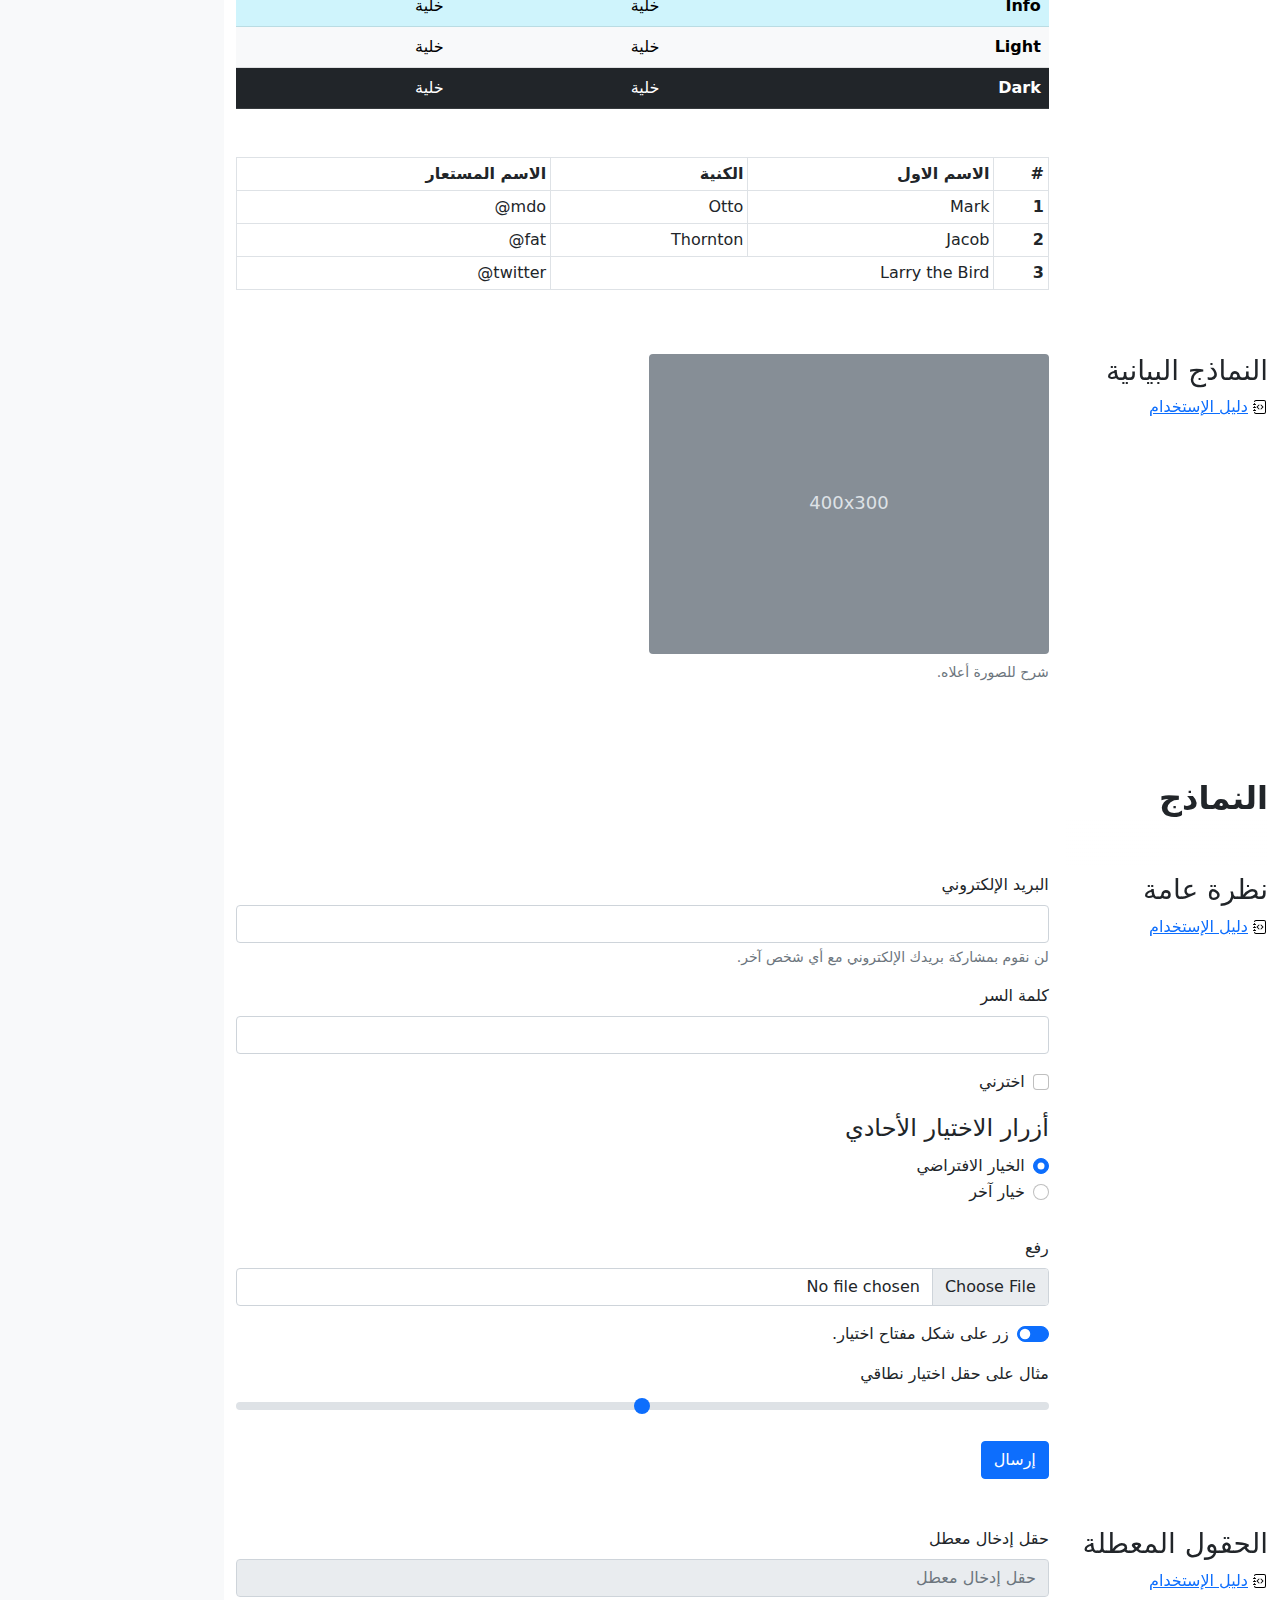
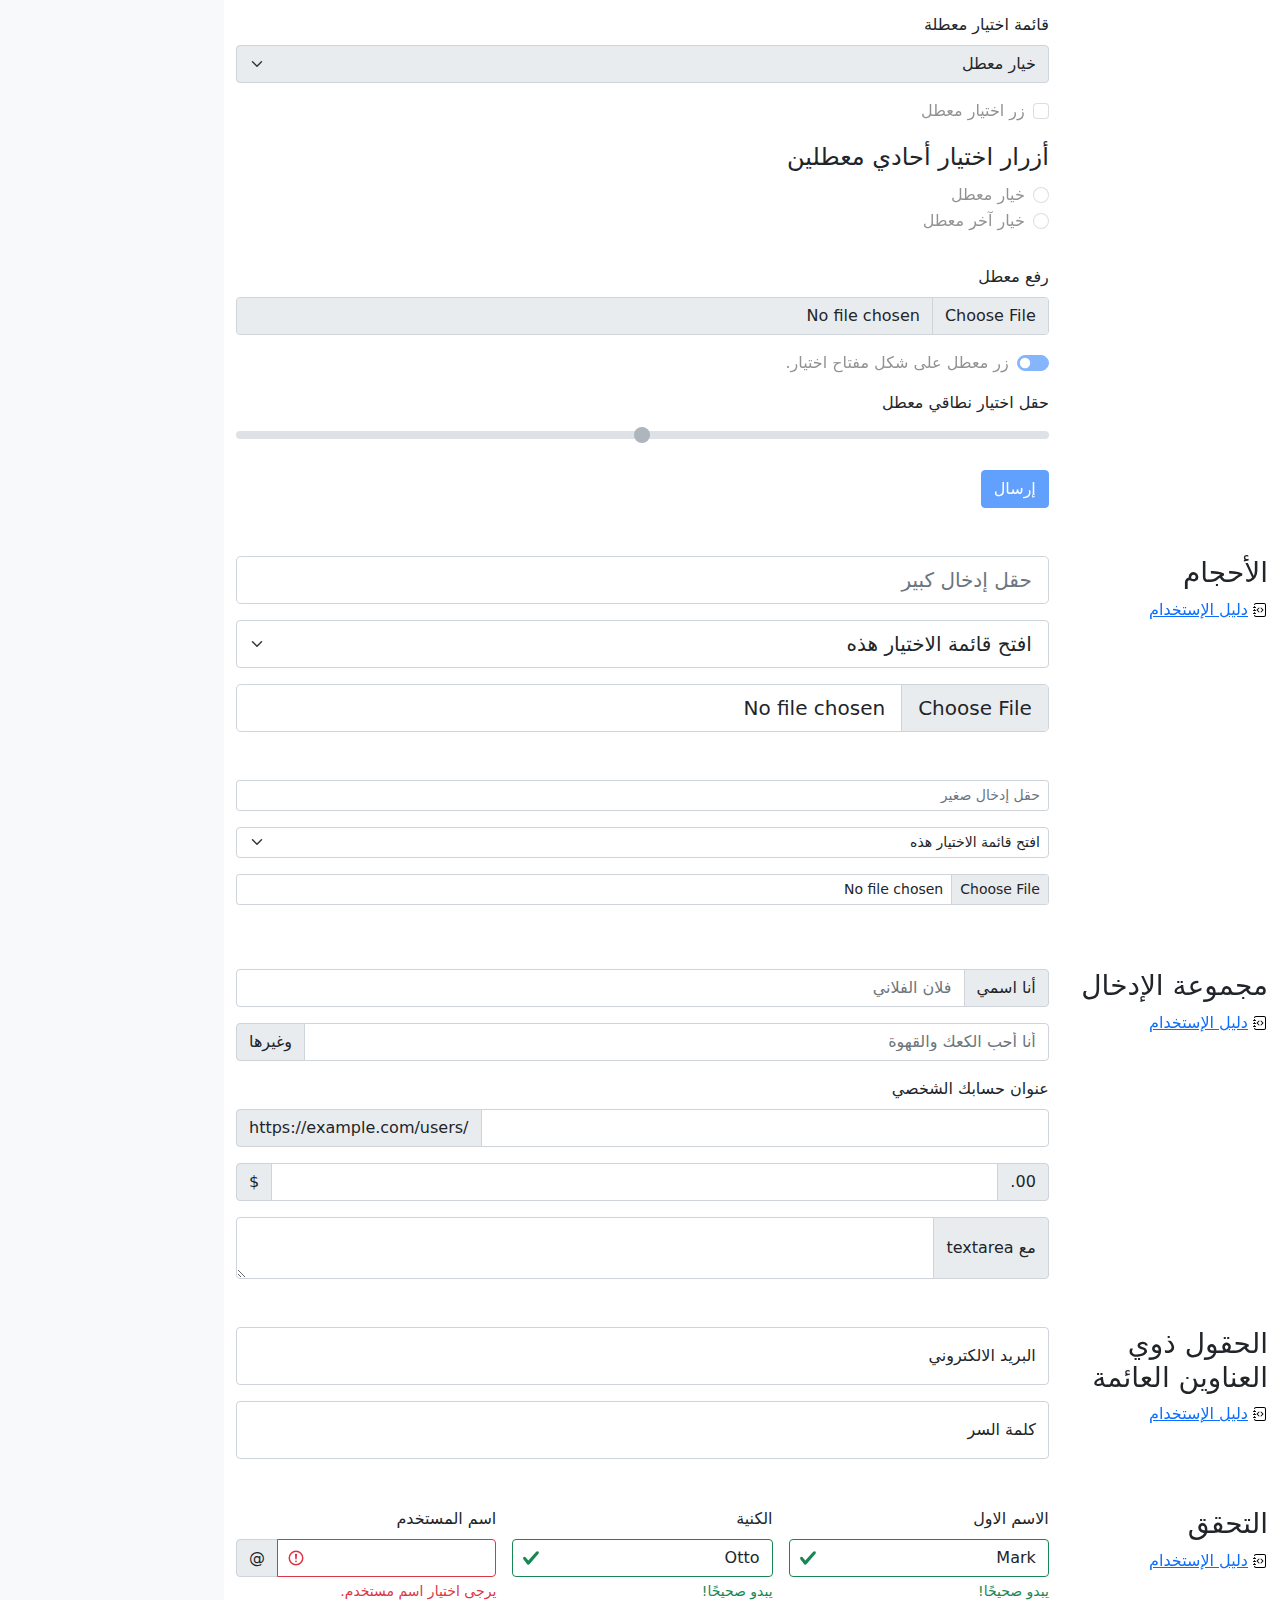
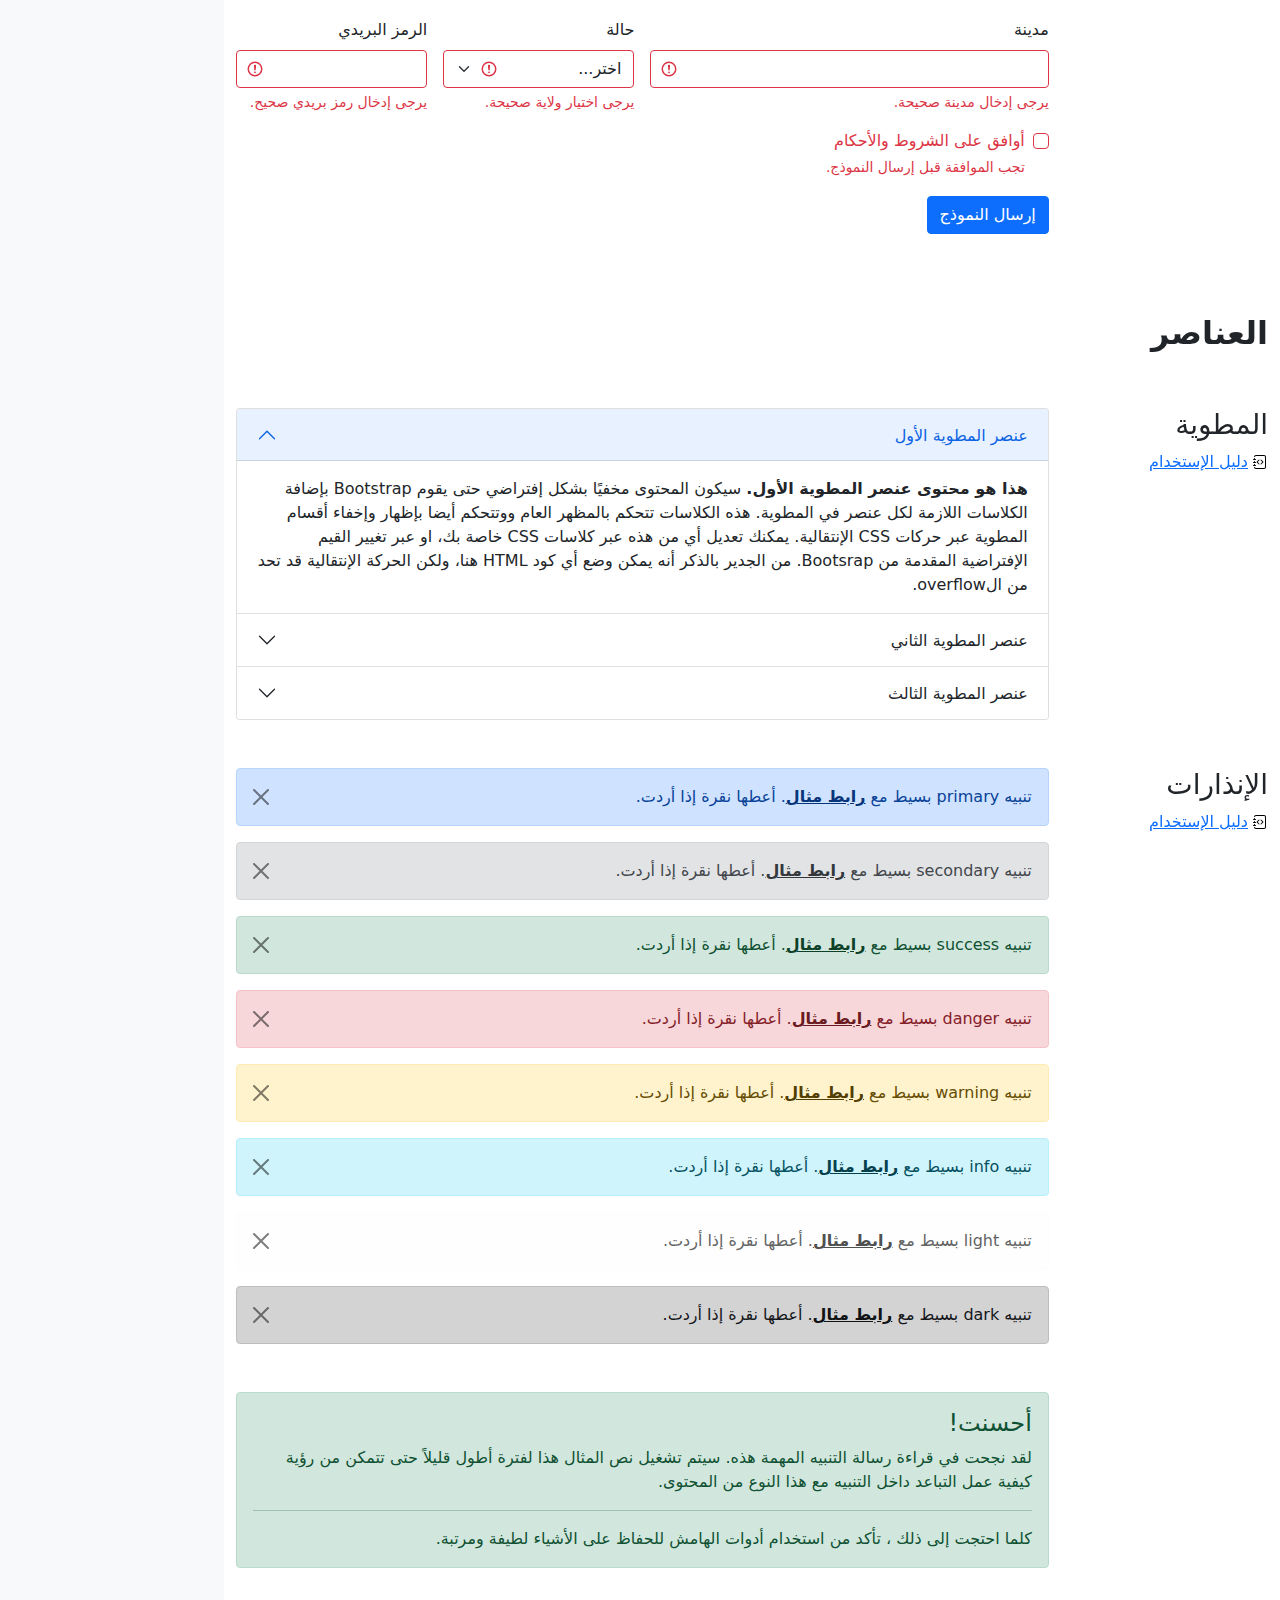
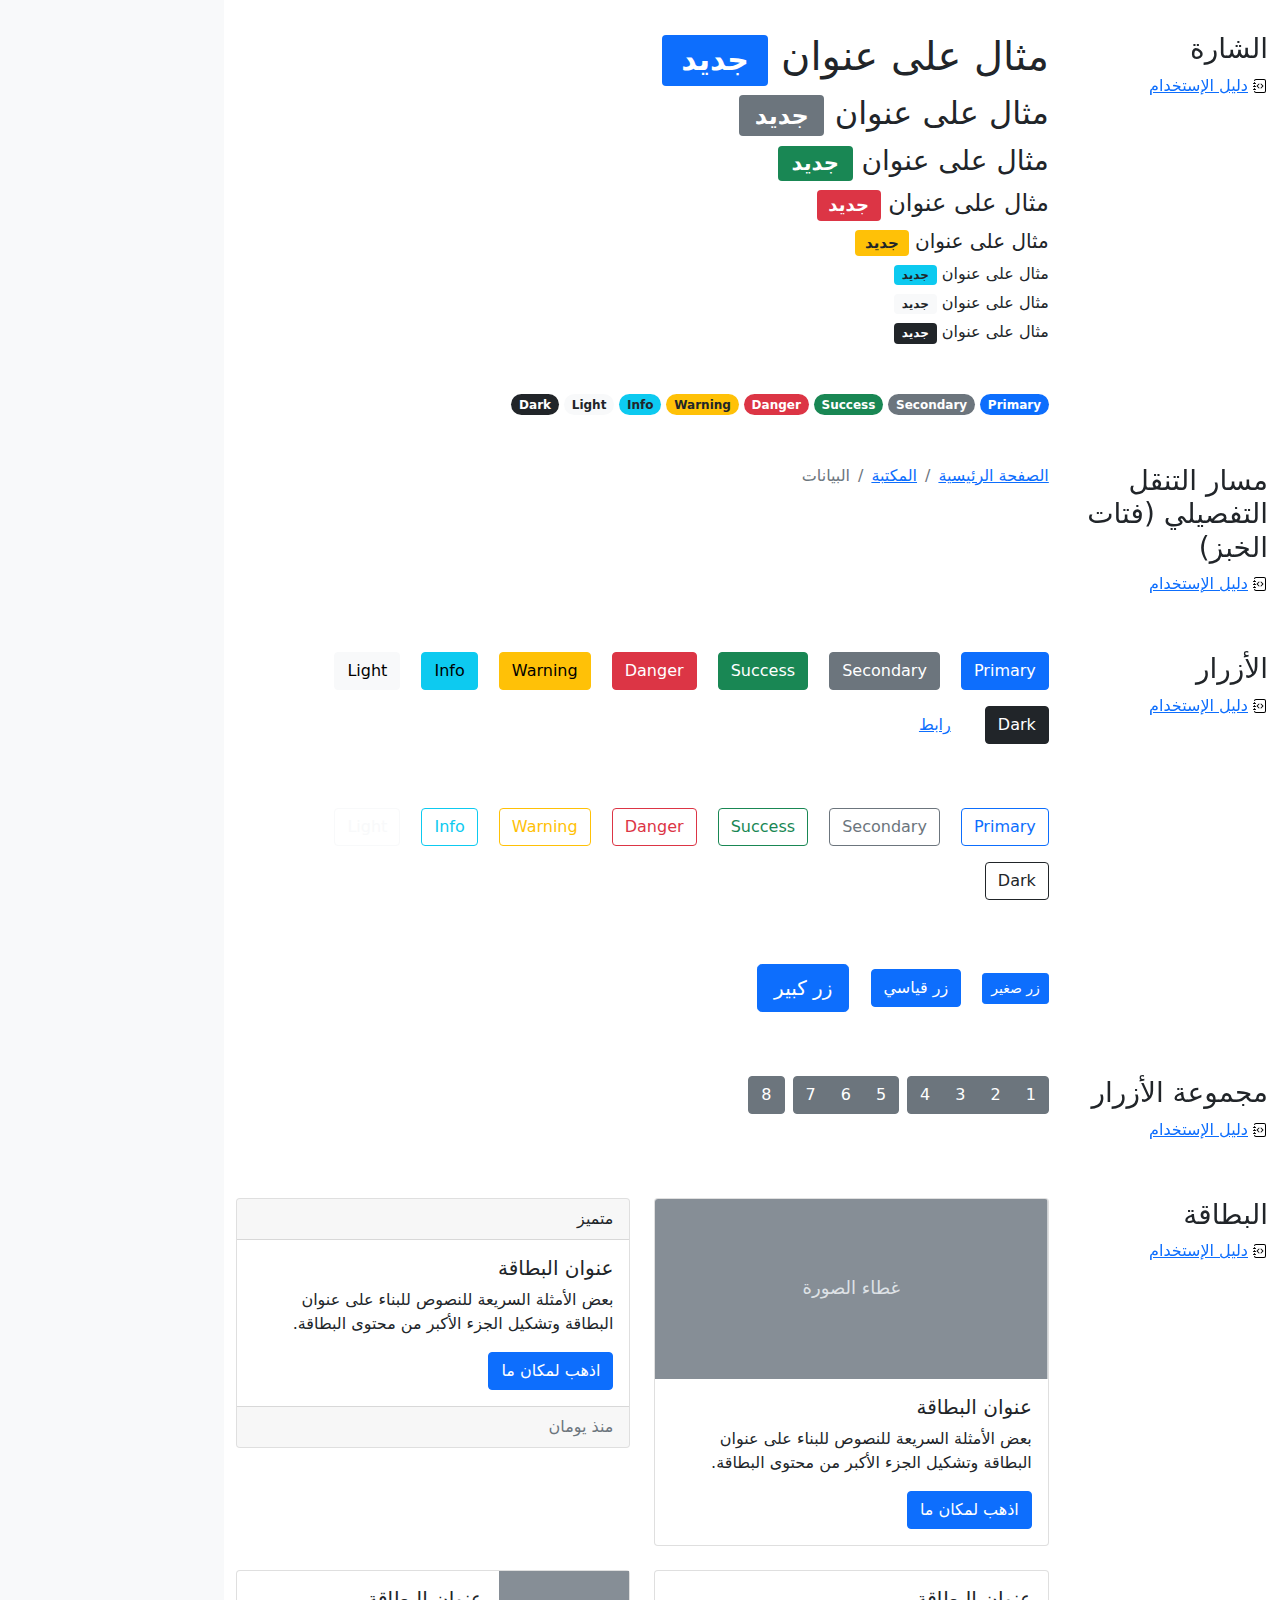
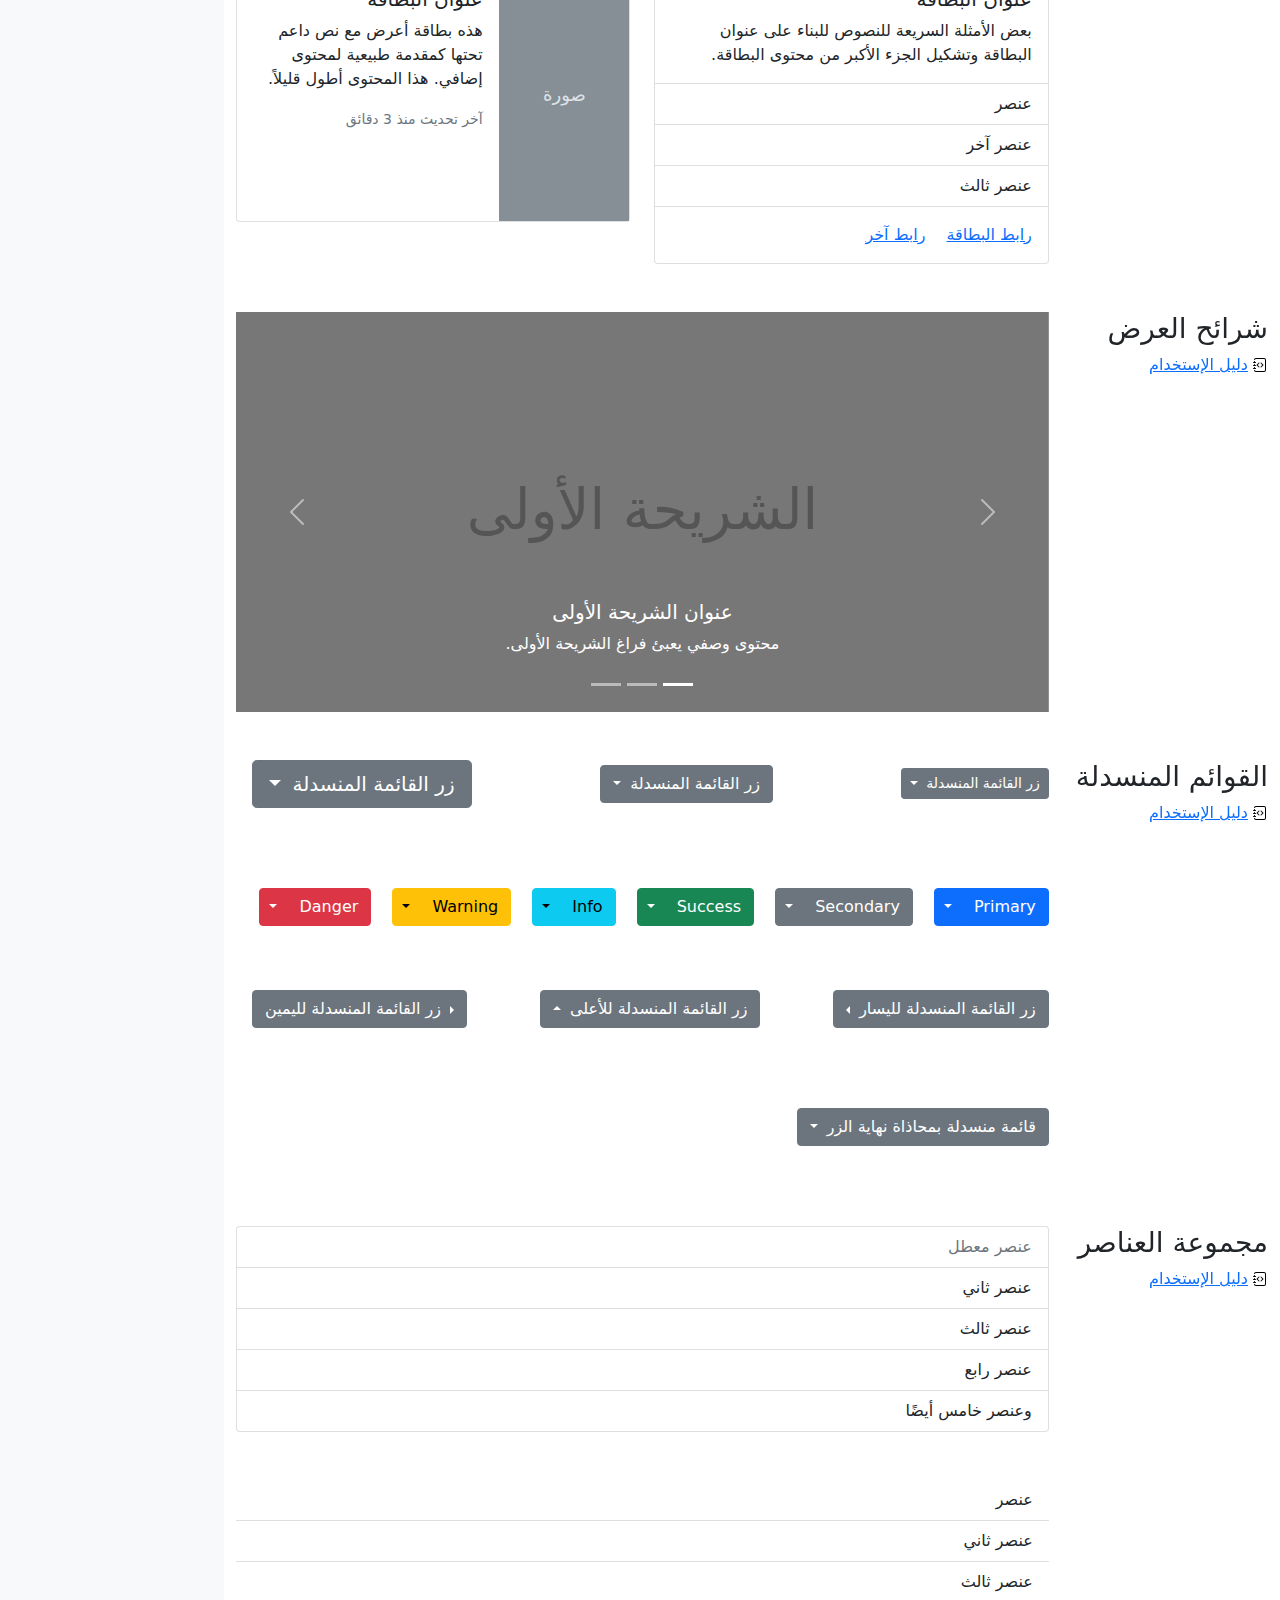
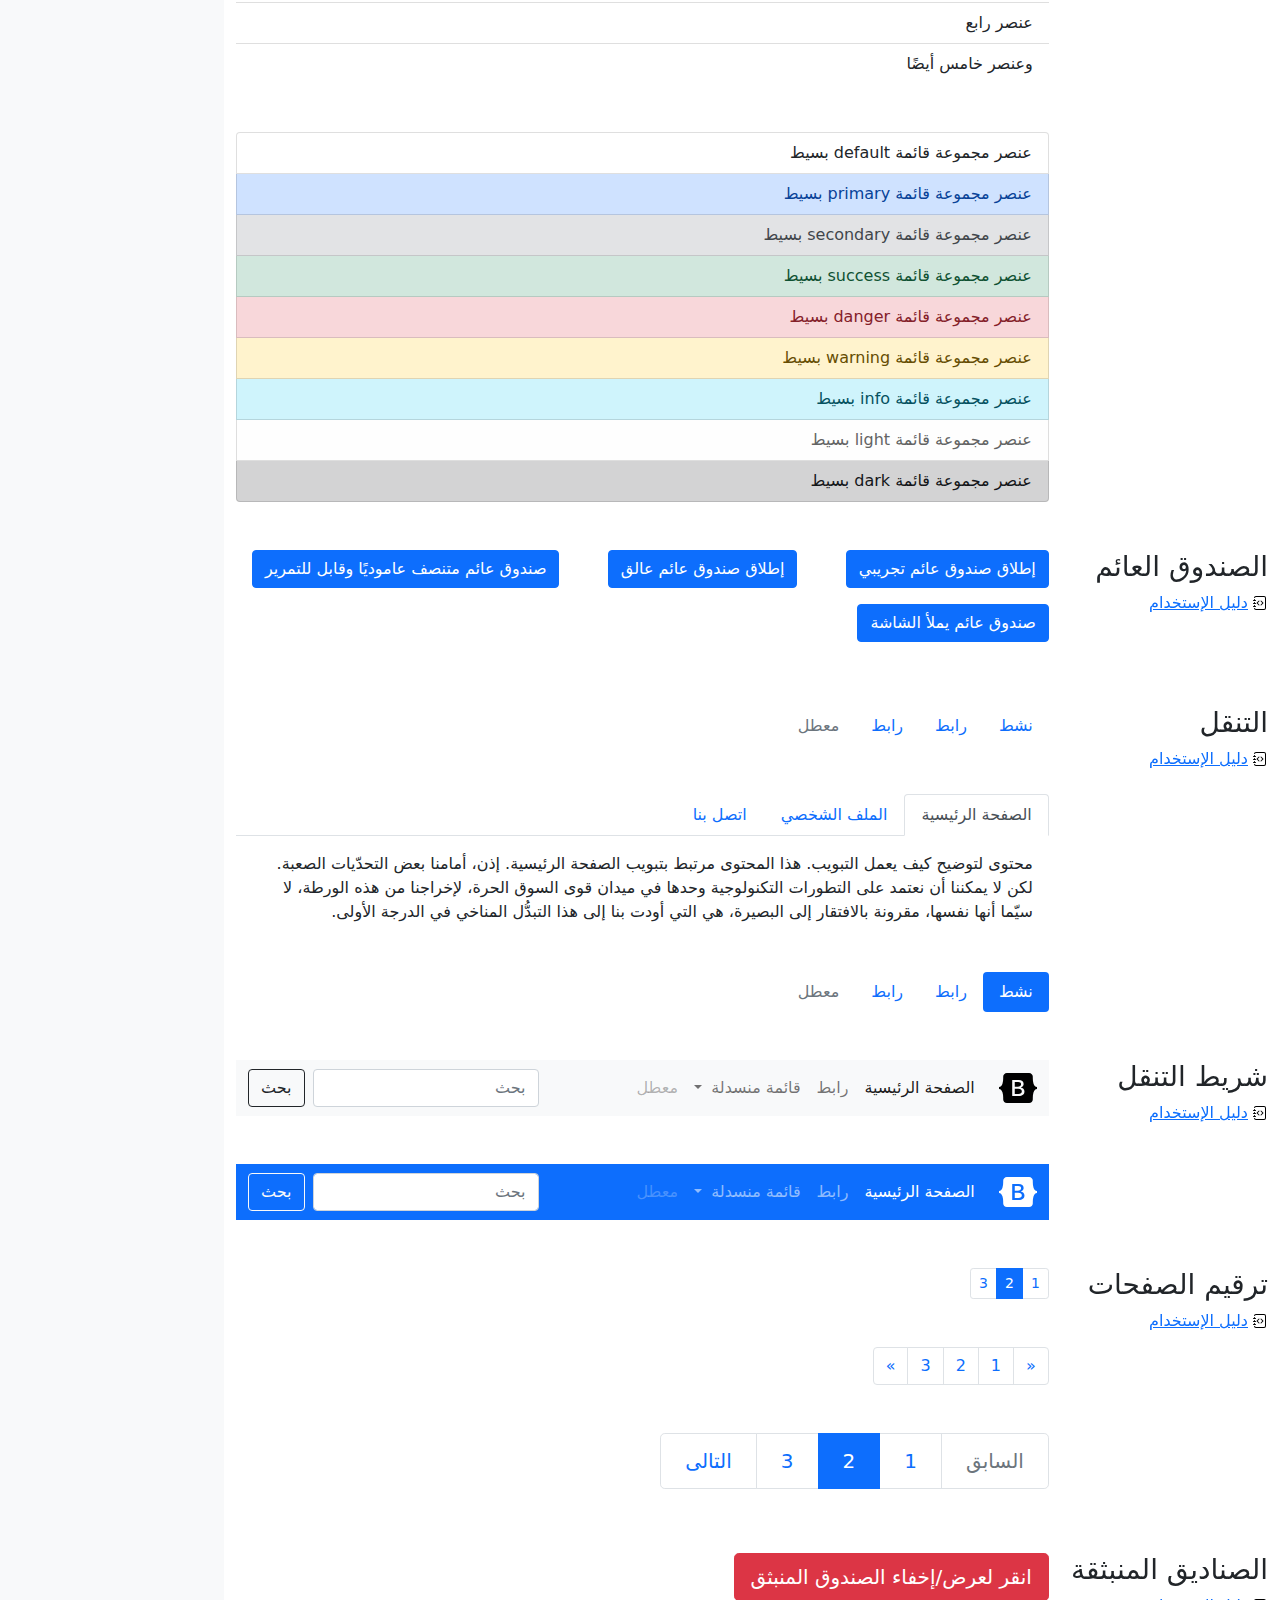
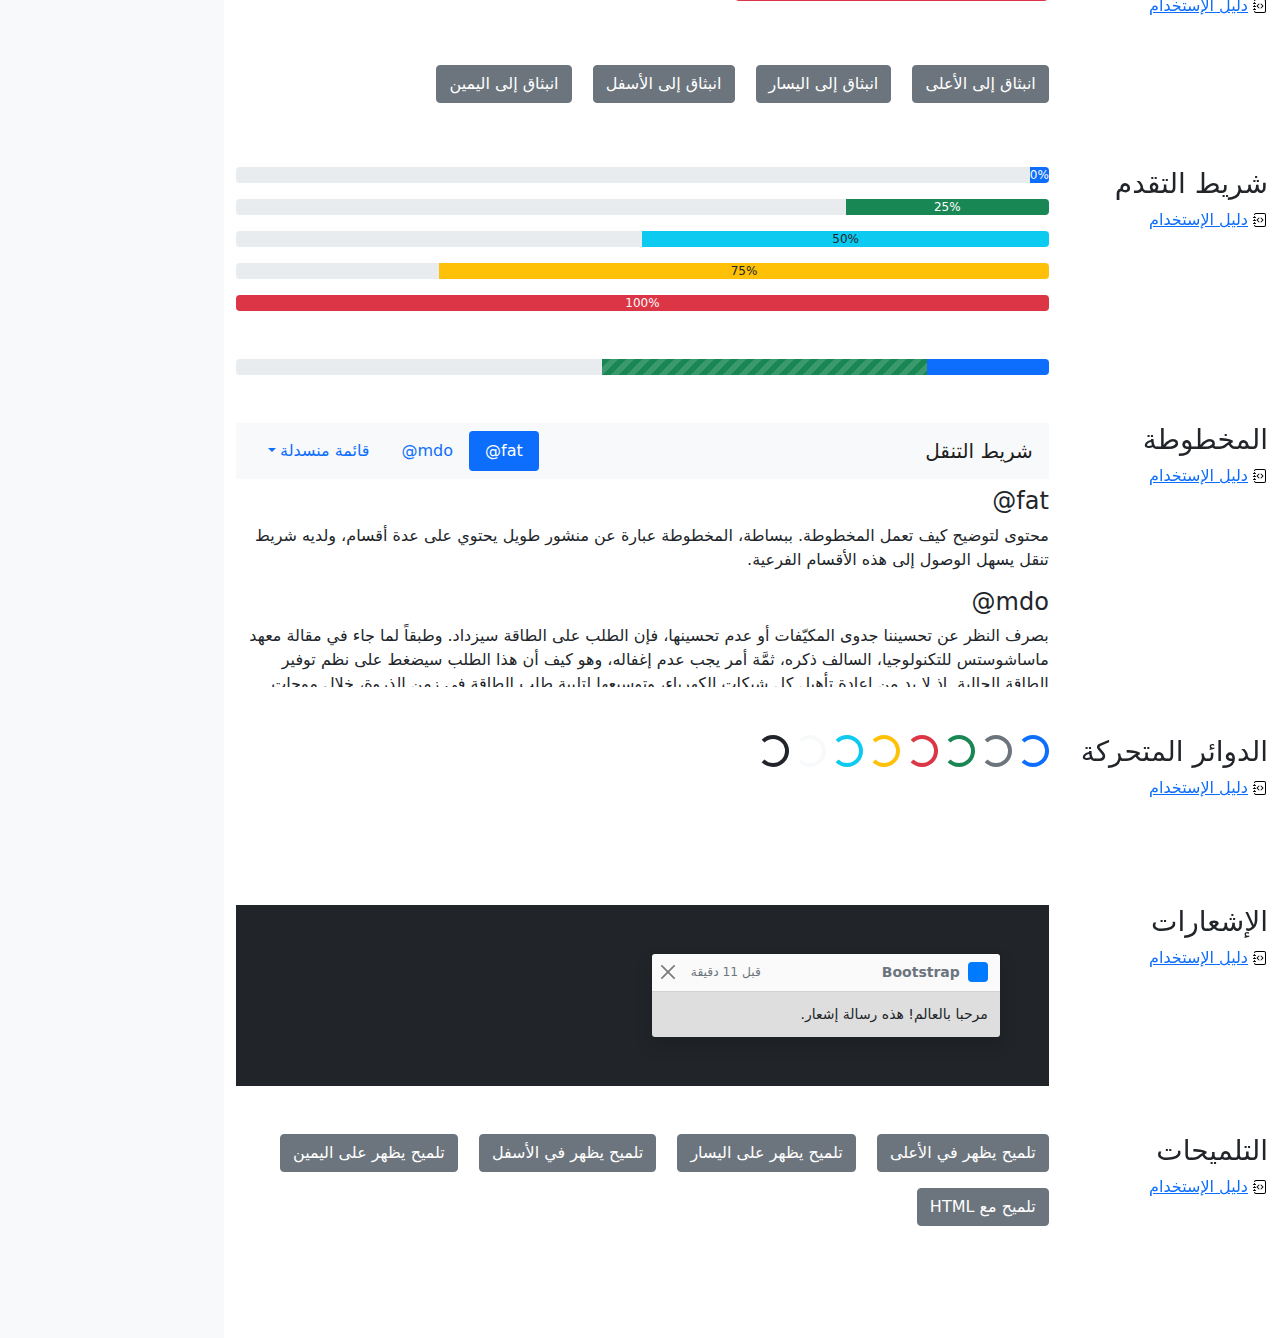
<file: bootstrap examples/cheatsheet-rtl/index.html>
<!doctype html>
<html lang="ar" dir="rtl">
  <head>
    <meta charset="utf-8">
    <meta name="viewport" content="width=device-width, initial-scale=1">
    <meta name="description" content="">
    <meta name="author" content="Mark Otto, Jacob Thornton, and Bootstrap contributors">
    <meta name="generator" content="Hugo 0.84.0">
    <title>ورقة الغش · Bootstrap v5.0</title>

    <link rel="canonical" href="https://getbootstrap.com/docs/5.0/examples/cheatsheet-rtl/">

    

    <!-- Bootstrap core CSS -->
<link href="../assets/dist/css/bootstrap.rtl.min.css" rel="stylesheet">

    <style>
      .bd-placeholder-img {
        font-size: 1.125rem;
        text-anchor: middle;
        -webkit-user-select: none;
        -moz-user-select: none;
        user-select: none;
      }

      @media (min-width: 768px) {
        .bd-placeholder-img-lg {
          font-size: 3.5rem;
        }
      }
    </style>

    
    <!-- Custom styles for this template -->
    <link href="../cheatsheet/cheatsheet.rtl.css" rel="stylesheet">
  </head>
  <body class="bg-light">
    
<header class="bd-header bg-dark py-3 d-flex align-items-stretch border-bottom border-dark">
  <div class="container-fluid d-flex align-items-center">
    <h1 class="d-flex align-items-center fs-4 text-white mb-0">
      <img src="../assets/brand/bootstrap-logo-white.svg" width="38" height="30" class="me-3" alt="Bootstrap">
      ورقة الغش
    </h1>
    <a href="../examples/cheatsheet/" class="ms-auto link-light" hreflang="en">جدول بيانات LTR</a>
  </div>
</header>
<aside class="bd-aside sticky-xl-top text-muted align-self-start mb-3 mb-xl-5 px-2">
  <h2 class="h6 pt-4 pb-3 mb-4 border-bottom">على هذه الصفحة</h2>
  <nav class="small" id="toc">
    <ul class="list-unstyled">
      <li class="my-2">
        <button class="btn d-inline-flex align-items-center collapsed" data-bs-toggle="collapse" aria-expanded="false" data-bs-target="#contents-collapse" aria-controls="contents-collapse">المحتوى</button>
        <ul class="list-unstyled ps-3 collapse" id="contents-collapse">
          <li><a class="d-inline-flex align-items-center rounded" href="#typography">النصوص</a></li>
          <li><a class="d-inline-flex align-items-center rounded" href="#images">الصور</a></li>
          <li><a class="d-inline-flex align-items-center rounded" href="#tables">الجداول</a></li>
          <li><a class="d-inline-flex align-items-center rounded" href="#figures">النماذج البيانية</a></li>
        </ul>
      </li>
      <li class="my-2">
        <button class="btn d-inline-flex align-items-center collapsed" data-bs-toggle="collapse" aria-expanded="false" data-bs-target="#forms-collapse" aria-controls="forms-collapse">النماذج</button>
        <ul class="list-unstyled ps-3 collapse" id="forms-collapse">
          <li><a class="d-inline-flex align-items-center rounded" href="#overview">نظرة عامة</a></li>
          <li><a class="d-inline-flex align-items-center rounded" href="#disabled-forms">الحقول المعطلة</a></li>
          <li><a class="d-inline-flex align-items-center rounded" href="#sizing">الأحجام</a></li>
          <li><a class="d-inline-flex align-items-center rounded" href="#input-group">مجموعة الإدخال</a></li>
          <li><a class="d-inline-flex align-items-center rounded" href="#floating-labels">الحقول ذوي العناوين العائمة</a></li>
          <li><a class="d-inline-flex align-items-center rounded" href="#validation">التحقق</a></li>
        </ul>
      </li>
      <li class="my-2">
        <button class="btn d-inline-flex align-items-center collapsed" data-bs-toggle="collapse" aria-expanded="false" data-bs-target="#components-collapse" aria-controls="components-collapse">مكونات</button>
        <ul class="list-unstyled ps-3 collapse" id="components-collapse">
          <li><a class="d-inline-flex align-items-center rounded" href="#accordion">المطوية</a></li>
          <li><a class="d-inline-flex align-items-center rounded" href="#alerts">الإنذارات</a></li>
          <li><a class="d-inline-flex align-items-center rounded" href="#badge">الشارة</a></li>
          <li><a class="d-inline-flex align-items-center rounded" href="#breadcrumb">مسار التنقل التفصيلي</a></li>
          <li><a class="d-inline-flex align-items-center rounded" href="#buttons">الأزرار</a></li>
          <li><a class="d-inline-flex align-items-center rounded" href="#button-group">مجموعة الأزرار</a></li>
          <li><a class="d-inline-flex align-items-center rounded" href="#card">البطاقة</a></li>
          <li><a class="d-inline-flex align-items-center rounded" href="#carousel">شرائح العرض</a></li>
          <li><a class="d-inline-flex align-items-center rounded" href="#dropdowns">القوائم المنسدلة</a></li>
          <li><a class="d-inline-flex align-items-center rounded" href="#list-group">مجموعة العناصر</a></li>
          <li><a class="d-inline-flex align-items-center rounded" href="#modal">الصندوق العائم</a></li>
          <li><a class="d-inline-flex align-items-center rounded" href="#navs">التنقل</a></li>
          <li><a class="d-inline-flex align-items-center rounded" href="#navbar">شريط التنقل</a></li>
          <li><a class="d-inline-flex align-items-center rounded" href="#pagination">ترقيم الصفحات</a></li>
          <li><a class="d-inline-flex align-items-center rounded" href="#popovers">الصناديق المنبثقة</a></li>
          <li><a class="d-inline-flex align-items-center rounded" href="#progress">شريط التقدم</a></li>
          <li><a class="d-inline-flex align-items-center rounded" href="#scrollspy">المخطوطة</a></li>
          <li><a class="d-inline-flex align-items-center rounded" href="#spinners">الدوائر المتحركة</a></li>
          <li><a class="d-inline-flex align-items-center rounded" href="#toasts">الإشعارات</a></li>
          <li><a class="d-inline-flex align-items-center rounded" href="#tooltips">التلميحات</a></li>
        </ul>
      </li>
    </ul>
  </nav>
</aside>
<div class="bd-cheatsheet container-fluid bg-body">
  <section id="content">
    <h2 class="sticky-xl-top fw-bold pt-3 pt-xl-5 pb-2 pb-xl-3">المحتوى</h2>

    <article class="my-3" id="typography">
      <div class="bd-heading sticky-xl-top align-self-start mt-5 mb-3 mt-xl-0 mb-xl-2">
        <h3>النصوص</h3>
        <a class="d-flex align-items-center" hreflang="en" href="../content/typography/">دليل الإستخدام</a>
      </div>

      <div>
        <div class="bd-example">
        <p class="display-1">العرض 1</p>
        <p class="display-2">العرض 2</p>
        <p class="display-3">العرض 3</p>
        <p class="display-4">العرض 4</p>
        <p class="display-5">العرض 5</p>
        <p class="display-6">العرض 6</p>
        </div>

        <div class="bd-example">
        <p class="h1">عنوان 1</p>
        <p class="h2">عنوان 2</p>
        <p class="h3">عنوان 3</p>
        <p class="h4">عنوان 4</p>
        <p class="h5">عنوان 5</p>
        <p class="h6">عنوان 6</p>
        </div>

        <div class="bd-example">
        <p class="lead">
          هذه قطعة إملائية متميزة، فهي مصممة لتكون بارزة من بين القطع الإملائية الأخرى.
        </p>
        </div>

        <div class="bd-example">
        <p>يمكنك استخدام تصنيف mark <mark>لتحديد</mark> نص.</p>
        <p><del>من المفترض أن يتم التعامل مع هذا السطر كنص محذوف.</del></p>
        <p><s>من المفترض أن يتم التعامل مع هذا السطر على أنه لم يعد دقيقًا.</s></p>
        <p><ins>من المفترض أن يتم التعامل مع هذا السطر كإضافة إلى المستند.</ins></p>
        <p><u>سيتم عرض النص في هذا السطر كما وتحته خط.</u></p>
        <p><small>من المفترض أن يتم التعامل مع هذا السطر على أنه يحوي تفاصيل صغيرة.</small></p>
        <p><strong>هذا السطر يحوي نص عريض.</strong></p>
        <p><em>هذا السطر يحوي نص مائل.</em></p>
        </div>

        <div class="bd-example">
        <blockquote class="blockquote">
          <p>إقتباس مبهر، موضوع في عنصر blockquote</p>
          <footer class="blockquote-footer">شخص مشهور في <cite title= "عنوان المصدر"> عنوان المصدر </cite></footer>
        </blockquote>
        </div>

        <div class="bd-example">
        <ul class="list-unstyled">
          <li>هذه قائمة عناصر.</li>
          <li>بالرغم من أنها مصممة كي لا تظهر كذلك.</li>
          <li>إلا أنها مجهزة كـ قائمة خلف الكواليس</li>
          <li>هذا التصميم ينطبق فقد على القائمة الرئيسية</li>
          <li>القوائم الفرعية
            <ul>
              <li>لا تتأثر بهذا التصميم</li>
              <li>فهي تظهر عليها علامات الترقيم</li>
              <li>وتحتوي على مساحة فارغة بجوارها</li>
            </ul>
          </li>
          <li>قد يكون هذا التصميم مفيدًا في بعض الأحيان.</li>
        </ul>
        </div>

        <div class="bd-example">
        <ul class="list-inline">
          <li class="list-inline-item">هذا عنصر في قائمة.</li>
          <li class="list-inline-item">وهذا أيضًا.</li>
          <li class="list-inline-item">لكنهم يظهرون متجاورين.</li>
        </ul>
        </div>
      </div>
    </article>
    <article class="my-3" id="images">
      <div class="bd-heading sticky-xl-top align-self-start mt-5 mb-3 mt-xl-0 mb-xl-2">
        <h3>الصور</h3>
        <a class="d-flex align-items-center" hreflang="en" href="../content/images/">دليل الإستخدام</a>
      </div>

      <div>
        <div class="bd-example">
        <svg class="bd-placeholder-img bd-placeholder-img-lg img-fluid" width="100%" height="250" xmlns="http://www.w3.org/2000/svg" role="img" aria-label="Placeholder: صورة مستجيبة" preserveAspectRatio="xMidYMid slice" focusable="false"><title>Placeholder</title><rect width="100%" height="100%" fill="#868e96"/><text x="50%" y="50%" fill="#dee2e6" dy=".3em">صورة مستجيبة</text></svg>

        </div>

        <div class="bd-example">
        <svg class="bd-placeholder-img img-thumbnail" width="200" height="200" xmlns="http://www.w3.org/2000/svg" role="img" aria-label="صورة عنصر نائب مربع عام مع حدود بيضاء حولها ، مما يجعلها تشبه صورة تم التقاطها بكاميرا فورية قديمة: 200x200" preserveAspectRatio="xMidYMid slice" focusable="false"><title>صورة عنصر نائب مربع عام مع حدود بيضاء حولها ، مما يجعلها تشبه صورة تم التقاطها بكاميرا فورية قديمة</title><rect width="100%" height="100%" fill="#868e96"/><text x="50%" y="50%" fill="#dee2e6" dy=".3em">200x200</text></svg>

        </div>
      </div>
    </article>
    <article class="my-3" id="tables">
      <div class="bd-heading sticky-xl-top align-self-start mt-5 mb-3 mt-xl-0 mb-xl-2">
        <h3>الجداول</h3>
        <a class="d-flex align-items-center" hreflang="en" href="../content/tables/">دليل الإستخدام</a>
      </div>

      <div>
        <div class="bd-example">
        <table class="table table-striped">
          <thead>
          <tr>
            <th scope="col">#</th>
            <th scope="col">الاسم الاول</th>
            <th scope="col">الكنية</th>
            <th scope="col">الاسم المستعار</th>
          </tr>
          </thead>
          <tbody>
          <tr>
            <th scope="row">1</th>
            <td>Mark</td>
            <td>Otto</td>
            <td><bdo lang="en" dir="ltr">@mdo</bdo></td>
          </tr>
          <tr>
            <th scope="row">2</th>
            <td>Jacob</td>
            <td>Thornton</td>
            <td><bdo lang="en" dir="ltr">@fat</bdo></td>
          </tr>
          <tr>
            <th scope="row">3</th>
            <td colspan="2">Larry the Bird</td>
            <td><bdo lang="en" dir="ltr">@twitter</bdo></td>
          </tr>
          </tbody>
        </table>
        </div>

        <div class="bd-example">
        <table class="table table-dark table-borderless">
          <thead>
          <tr>
            <th scope="col">#</th>
            <th scope="col">الاسم الاول</th>
            <th scope="col">الكنية</th>
            <th scope="col">الاسم المستعار</th>
          </tr>
          </thead>
          <tbody>
          <tr>
            <th scope="row">1</th>
            <td>Mark</td>
            <td>Otto</td>
            <td><bdo lang="en" dir="ltr">@mdo</bdo></td>
          </tr>
          <tr>
            <th scope="row">2</th>
            <td>Jacob</td>
            <td>Thornton</td>
            <td><bdo lang="en" dir="ltr">@fat</bdo></td>
          </tr>
          <tr>
            <th scope="row">3</th>
            <td colspan="2">Larry the Bird</td>
            <td><bdo lang="en" dir="ltr">@twitter</bdo></td>
          </tr>
          </tbody>
        </table>
        </div>

        <div class="bd-example">
        <table class="table table-hover">
          <thead>
          <tr>
            <th scope="col">Class</th>
            <th scope="col">عنوان</th>
            <th scope="col">عنوان</th>
          </tr>
          </thead>
          <tbody>
          <tr>
            <th scope="row">Default</th>
            <td>خلية</td>
            <td>خلية</td>
          </tr>
          
          <tr class="table-primary">
            <th scope="row">Primary</th>
            <td>خلية</td>
            <td>خلية</td>
          </tr>
          <tr class="table-secondary">
            <th scope="row">Secondary</th>
            <td>خلية</td>
            <td>خلية</td>
          </tr>
          <tr class="table-success">
            <th scope="row">Success</th>
            <td>خلية</td>
            <td>خلية</td>
          </tr>
          <tr class="table-danger">
            <th scope="row">Danger</th>
            <td>خلية</td>
            <td>خلية</td>
          </tr>
          <tr class="table-warning">
            <th scope="row">Warning</th>
            <td>خلية</td>
            <td>خلية</td>
          </tr>
          <tr class="table-info">
            <th scope="row">Info</th>
            <td>خلية</td>
            <td>خلية</td>
          </tr>
          <tr class="table-light">
            <th scope="row">Light</th>
            <td>خلية</td>
            <td>خلية</td>
          </tr>
          <tr class="table-dark">
            <th scope="row">Dark</th>
            <td>خلية</td>
            <td>خلية</td>
          </tr>
          </tbody>
        </table>
        </div>

        <div class="bd-example">
        <table class="table table-sm table-bordered">
          <thead>
          <tr>
            <th scope="col">#</th>
            <th scope="col">الاسم الاول</th>
            <th scope="col">الكنية</th>
            <th scope="col">الاسم المستعار</th>
          </tr>
          </thead>
          <tbody>
          <tr>
            <th scope="row">1</th>
            <td>Mark</td>
            <td>Otto</td>
            <td><bdo lang="en" dir="ltr">@mdo</bdo></td>
          </tr>
          <tr>
            <th scope="row">2</th>
            <td>Jacob</td>
            <td>Thornton</td>
            <td><bdo lang="en" dir="ltr">@fat</bdo></td>
          </tr>
          <tr>
            <th scope="row">3</th>
            <td colspan="2">Larry the Bird</td>
            <td><bdo lang="en" dir="ltr">@twitter</bdo></td>
          </tr>
          </tbody>
        </table>
        </div>
      </div>
    </article>
    <article class="my-3" id="figures">
      <div class="bd-heading sticky-xl-top align-self-start mt-5 mb-3 mt-xl-0 mb-xl-2">
        <h3>النماذج البيانية</h3>
        <a class="d-flex align-items-center" hreflang="en" href="../content/figures/">دليل الإستخدام</a>
      </div>

      <div>
        <div class="bd-example">
        <figure class="figure">
          <svg class="bd-placeholder-img figure-img img-fluid rounded" width="400" height="300" xmlns="http://www.w3.org/2000/svg" role="img" aria-label="Placeholder: 400x300" preserveAspectRatio="xMidYMid slice" focusable="false"><title>Placeholder</title><rect width="100%" height="100%" fill="#868e96"/><text x="50%" y="50%" fill="#dee2e6" dy=".3em">400x300</text></svg>

          <figcaption class="figure-caption">شرح للصورة أعلاه.</figcaption>
        </figure>
        </div>
      </div>
    </article>
  </section>

  <section id="forms">
    <h2 class="sticky-xl-top fw-bold pt-3 pt-xl-5 pb-2 pb-xl-3">النماذج</h2>

    <article class="my-3" id="overview">
      <div class="bd-heading sticky-xl-top align-self-start mt-5 mb-3 mt-xl-0 mb-xl-2">
        <h3>نظرة عامة</h3>
        <a class="d-flex align-items-center" hreflang="en" href="../forms/overview/">دليل الإستخدام</a>
      </div>

      <div>
        <div class="bd-example">
        <form>
          <div class="mb-3">
            <label for="exampleInputEmail1" class="form-label">البريد الإلكتروني</label>
            <input type="email" class="form-control" id="exampleInputEmail1" aria-describedby="emailHelp">
            <div id="emailHelp" class="form-text">لن نقوم بمشاركة بريدك الإلكتروني مع أي شخص آخر.</div>
          </div>
          <div class="mb-3">
            <label for="exampleInputPassword1" class="form-label">كلمة السر</label>
            <input type="password" class="form-control" id="exampleInputPassword1">
          </div>
          <div class="mb-3 form-check">
            <input type="checkbox" class="form-check-input" id="exampleCheck1">
            <label class="form-check-label" for="exampleCheck1">اخترني</label>
          </div>
          <fieldset class="mb-3">
            <legend>أزرار الاختيار الأحادي</legend>
            <div class="form-check">
              <input type="radio" name="radios" class="form-check-input" id="exampleRadio1" checked>
              <label class="form-check-label" for="exampleRadio1">الخيار الافتراضي</label>
            </div>
            <div class="mb-3 form-check">
              <input type="radio" name="radios" class="form-check-input" id="exampleRadio2">
              <label class="form-check-label" for="exampleRadio2">خيار آخر</label>
            </div>
          </fieldset>
          <div class="mb-3">
            <label class="form-label" for="customFile">رفع</label>
            <input type="file" class="form-control" id="customFile">
          </div>
          <div class="mb-3 form-check form-switch">
            <input class="form-check-input" type="checkbox" id="flexSwitchCheckChecked" checked>
            <label class="form-check-label" for="flexSwitchCheckChecked">زر على شكل مفتاح اختيار.</label>
          </div>
          <div class="mb-3">
            <label for="customRange3" class="form-label">مثال على حقل اختيار نطاقي</label>
            <input type="range" class="form-range" min="0" max="5" step="0.5" id="customRange3">
          </div>
          <button type="submit" class="btn btn-primary">إرسال</button>
        </form>
        </div>
      </div>
    </article>
    <article class="my-3" id="disabled-forms">
      <div class="bd-heading sticky-xl-top align-self-start mt-5 mb-3 mt-xl-0 mb-xl-2">
        <h3>الحقول المعطلة</h3>
        <a class="d-flex align-items-center" hreflang="en" href="../forms/overview/#disabled-forms">دليل الإستخدام</a>
      </div>

      <div>
        <div class="bd-example">
        <form>
          <fieldset disabled aria-label="مثال على مجموعة الحقول المعطلة">
            <div class="mb-3">
              <label for="disabledTextInput" class="form-label">حقل إدخال معطل</label>
              <input type="text" id="disabledTextInput" class="form-control" placeholder="حقل إدخال معطل">
            </div>
            <div class="mb-3">
              <label for="disabledSelect" class="form-label">قائمة اختيار معطلة</label>
              <select id="disabledSelect" class="form-select">
                <option>خيار معطل</option>
              </select>
            </div>
            <div class="mb-3">
              <div class="form-check">
                <input class="form-check-input" type="checkbox" id="disabledFieldsetCheck" disabled>
                <label class="form-check-label" for="disabledFieldsetCheck">
                  زر اختيار معطل
                </label>
              </div>
            </div>
            <fieldset class="mb-3">
              <legend>أزرار اختيار أحادي معطلين</legend>
              <div class="form-check">
                <input type="radio" name="radios" class="form-check-input" id="disabledRadio1" disabled>
                <label class="form-check-label" for="disabledRadio1">خيار معطل</label>
              </div>
              <div class="mb-3 form-check">
                <input type="radio" name="radios" class="form-check-input" id="disabledRadio2" disabled>
                <label class="form-check-label" for="disabledRadio2">خيار آخر معطل</label>
              </div>
            </fieldset>
            <div class="mb-3">
              <label class="form-label" for="disabledCustomFile">رفع معطل</label>
              <input type="file" class="form-control" id="disabledCustomFile" disabled>
            </div>
            <div class="mb-3 form-check form-switch">
              <input class="form-check-input" type="checkbox" id="disabledSwitchCheckChecked" checked disabled>
              <label class="form-check-label" for="disabledSwitchCheckChecked">زر معطل على شكل مفتاح اختيار.</label>
            </div>
            <div class="mb-3">
              <label for="disabledRange" class="form-label">حقل اختيار نطاقي معطل</label>
              <input type="range" class="form-range" min="0" max="5" step="0.5" id="disabledRange">
            </div>
            <button type="submit" class="btn btn-primary">إرسال</button>
          </fieldset>
        </form>
        </div>
      </div>
    </article>
    <article class="my-3" id="sizing">
      <div class="bd-heading sticky-xl-top align-self-start mt-5 mb-3 mt-xl-0 mb-xl-2">
        <h3>الأحجام</h3>
        <a class="d-flex align-items-center" hreflang="en" href="../forms/form-control/#sizing">دليل الإستخدام</a>
      </div>

      <div>
        <div class="bd-example">
        <div class="mb-3">
          <input class="form-control form-control-lg" type="text" placeholder="حقل إدخال كبير" aria-label=".form-control-lg مثال">
        </div>
        <div class="mb-3">
          <select class="form-select form-select-lg mb-3" aria-label=".form-select-lg مثال">
            <option selected>افتح قائمة الاختيار هذه</option>
            <option value="1">واحد</option>
            <option value="2">اثنان</option>
            <option value="3">ثلاثة</option>
          </select>
        </div>
        <div class="mb-3">
          <input type="file" class="form-control form-control-lg" aria-label="مثال على إدخال ملف كبير">
        </div>
        </div>

        <div class="bd-example">
        <div class="mb-3">
          <input class="form-control form-control-sm" type="text" placeholder="حقل إدخال صغير" aria-label=".form-control-sm مثال">
        </div>
        <div class="mb-3">
          <select class="form-select form-select-sm" aria-label=".form-select-sm مثال">
            <option selected>افتح قائمة الاختيار هذه</option>
            <option value="1">واحد</option>
            <option value="2">اثنان</option>
            <option value="3">ثلاثة</option>
          </select>
        </div>
        <div class="mb-3">
          <input type="file" class="form-control form-control-sm" aria-label="مثال على إدخال ملف صغير">
        </div>
        </div>
      </div>
    </article>
    <article class="my-3" id="input-group">
      <div class="bd-heading sticky-xl-top align-self-start mt-5 mb-3 mt-xl-0 mb-xl-2">
        <h3>مجموعة الإدخال</h3>
        <a class="d-flex align-items-center" hreflang="en" href="../forms/input-group/">دليل الإستخدام</a>
      </div>

      <div>
        <div class="bd-example">
        <div class="input-group mb-3">
          <span class="input-group-text" id="basic-addon1">أنا اسمي</span>
          <input type="text" class="form-control" placeholder="فلان الفلاني" aria-label="الاسم" aria-describedby="basic-addon1">
        </div>
        <div class="input-group mb-3">
          <input type="text" class="form-control" placeholder="أنا أحب الكعك والقهوة" aria-label="الطعام المفضل" aria-describedby="basic-addon2">
          <span class="input-group-text" id="basic-addon2">وغيرها</span>
        </div>
        <label for="basic-url" class="form-label">عنوان حسابك الشخصي</label>
        <div class="input-group mb-3">
          <input type="text" class="form-control" id="basic-url" aria-describedby="basic-addon3">
          <span class="input-group-text" id="basic-addon3"><bdo lang="en" dir="ltr">https://example.com/users/</bdo></span>
        </div>
        <div class="input-group mb-3">
          <span class="input-group-text"><bdo lang="en" dir="ltr">.00</bdo></span>
          <input type="text" class="form-control" aria-label="المبلغ (لأقرب دولار)">
          <span class="input-group-text">$</span>
        </div>
        <div class="input-group">
          <span class="input-group-text">مع textarea</span>
          <textarea class="form-control" aria-label="مع textarea"></textarea>
        </div>
        </div>
      </div>
    </article>
    <article class="my-3" id="floating-labels">
      <div class="bd-heading sticky-xl-top align-self-start mt-5 mb-3 mt-xl-0 mb-xl-2">
        <h3>الحقول ذوي العناوين العائمة</h3>
        <a class="d-flex align-items-center" href="../forms/floating-labels/">دليل الإستخدام</a>
      </div>

      <div>
        <div class="bd-example">
        <form>
          <div class="form-floating mb-3">
            <input type="email" class="form-control" id="floatingInput" placeholder="name@example.com">
            <label for="floatingInput">البريد الالكتروني</label>
          </div>
          <div class="form-floating">
            <input type="password" class="form-control" id="floatingPassword" placeholder="كلمة السر">
            <label for="floatingPassword">كلمة السر</label>
          </div>
        </form>
        </div>
      </div>
    </article>
    <article class="my-3" id="validation">
      <div class="bd-heading sticky-xl-top align-self-start mt-5 mb-3 mt-xl-0 mb-xl-2">
        <h3>التحقق</h3>
        <a class="d-flex align-items-center" hreflang="en" href="../forms/validation/">دليل الإستخدام</a>
      </div>

      <div>
        <div class="bd-example">
        <form class="row g-3">
          <div class="col-md-4">
            <label for="validationServer01" class="form-label">الاسم الاول</label>
            <input type="text" class="form-control is-valid" id="validationServer01" value="Mark" required>
            <div class="valid-feedback">
              يبدو صحيحًا!
            </div>
          </div>
          <div class="col-md-4">
            <label for="validationServer02" class="form-label">الكنية</label>
            <input type="text" class="form-control is-valid" id="validationServer02" value="Otto" required>
            <div class="valid-feedback">
              يبدو صحيحًا!
            </div>
          </div>
          <div class="col-md-4">
            <label for="validationServerUsername" class="form-label">اسم المستخدم</label>
            <div class="input-group has-validation">
              <input type="text" class="form-control is-invalid" id="validationServerUsername" aria-describedby="inputGroupPrepend3" required>
              <span class="input-group-text" id="inputGroupPrepend3">@</span>
              <div class="invalid-feedback">
                يرجى اختيار اسم مستخدم.
              </div>
            </div>
          </div>
          <div class="col-md-6">
            <label for="validationServer03" class="form-label">مدينة</label>
            <input type="text" class="form-control is-invalid" id="validationServer03" required>
            <div class="invalid-feedback">
              يرجى إدخال مدينة صحيحة.
            </div>
          </div>
          <div class="col-md-3">
            <label for="validationServer04" class="form-label">حالة</label>
            <select class="form-select is-invalid" id="validationServer04" required>
              <option selected disabled value="">اختر...</option>
              <option>...</option>
            </select>
            <div class="invalid-feedback">
              يرجى اختيار ولاية صحيحة.
            </div>
          </div>
          <div class="col-md-3">
            <label for="validationServer05" class="form-label">الرمز البريدي</label>
            <input type="text" class="form-control is-invalid" id="validationServer05" required>
            <div class="invalid-feedback">
              يرجى إدخال رمز بريدي صحيح.
            </div>
          </div>
          <div class="col-12">
            <div class="form-check">
              <input class="form-check-input is-invalid" type="checkbox" value="" id="invalidCheck3" required>
              <label class="form-check-label" for="invalidCheck3">
                أوافق على الشروط والأحكام
              </label>
              <div class="invalid-feedback">
                تجب الموافقة قبل إرسال النموذج.
              </div>
            </div>
          </div>
          <div class="col-12">
            <button class="btn btn-primary" type="submit">إرسال النموذج</button>
          </div>
        </form>
        </div>
      </div>
    </article>
  </section>

  <section id="components">
    <h2 class="sticky-xl-top fw-bold pt-3 pt-xl-5 pb-2 pb-xl-3">العناصر</h2>

    <article class="my-3" id="accordion">
      <div class="bd-heading sticky-xl-top align-self-start mt-5 mb-3 mt-xl-0 mb-xl-2">
        <h3>المطوية</h3>
        <a class="d-flex align-items-center" hreflang="en" href="../components/accordion/">دليل الإستخدام</a>
      </div>

      <div>
        <div class="bd-example">
        <div class="accordion" id="accordionExample">
          <div class="accordion-item">
            <h4 class="accordion-header" id="headingOne">
              <button class="accordion-button" type="button" data-bs-toggle="collapse" data-bs-target="#collapseOne" aria-expanded="true" aria-controls="collapseOne">
                عنصر المطوية الأول
              </button>
            </h4>
            <div id="collapseOne" class="accordion-collapse collapse show" aria-labelledby="headingOne" data-bs-parent="#accordionExample">
              <div class="accordion-body">
                <strong>هذا هو محتوى عنصر المطوية الأول.</strong> سيكون المحتوى مخفيًا بشكل إفتراضي حتى يقوم Bootstrap بإضافة الكلاسات اللازمة لكل عنصر في المطوية. هذه الكلاسات تتحكم بالمظهر العام ووتتحكم أيضا بإظهار وإخفاء أقسام المطوية عبر حركات CSS الإنتقالية. يمكنك تعديل أي من هذه عبر كلاسات CSS خاصة بك، او عبر تغيير القيم الإفتراضية المقدمة من Bootsrap. من الجدير بالذكر أنه يمكن وضع أي كود HTML هنا، ولكن الحركة الإنتقالية قد تحد من الoverflow.
              </div>
            </div>
          </div>
          <div class="accordion-item">
            <h4 class="accordion-header" id="headingTwo">
              <button class="accordion-button collapsed" type="button" data-bs-toggle="collapse" data-bs-target="#collapseTwo" aria-expanded="false" aria-controls="collapseTwo">
                عنصر المطوية الثاني
              </button>
            </h4>
            <div id="collapseTwo" class="accordion-collapse collapse" aria-labelledby="headingTwo" data-bs-parent="#accordionExample">
              <div class="accordion-body">
                <strong>هذا هو محتوى عنصر المطوية الثاني.</strong> سيكون المحتوى مخفيًا بشكل إفتراضي حتى يقوم Bootstrap بإضافة الكلاسات اللازمة لكل عنصر في المطوية. هذه الكلاسات تتحكم بالمظهر العام ووتتحكم أيضا بإظهار وإخفاء أقسام المطوية عبر حركات CSS الإنتقالية. يمكنك تعديل أي من هذه عبر كلاسات CSS خاصة بك، او عبر تغيير القيم الإفتراضية المقدمة من Bootsrap. من الجدير بالذكر أنه يمكن وضع أي كود HTML هنا، ولكن الحركة الإنتقالية قد تحد من الoverflow.
              </div>
            </div>
          </div>
          <div class="accordion-item">
            <h4 class="accordion-header" id="headingThree">
              <button class="accordion-button collapsed" type="button" data-bs-toggle="collapse" data-bs-target="#collapseThree" aria-expanded="false" aria-controls="collapseThree">
                عنصر المطوية الثالث
              </button>
            </h4>
            <div id="collapseThree" class="accordion-collapse collapse" aria-labelledby="headingThree" data-bs-parent="#accordionExample">
              <div class="accordion-body">
                <strong>هذا هو محتوى عنصر المطوية الثالث.</strong> سيكون المحتوى مخفيًا بشكل إفتراضي حتى يقوم Bootstrap بإضافة الكلاسات اللازمة لكل عنصر في المطوية. هذه الكلاسات تتحكم بالمظهر العام ووتتحكم أيضا بإظهار وإخفاء أقسام المطوية عبر حركات CSS الإنتقالية. يمكنك تعديل أي من هذه عبر كلاسات CSS خاصة بك، او عبر تغيير القيم الإفتراضية المقدمة من Bootsrap. من الجدير بالذكر أنه يمكن وضع أي كود HTML هنا، ولكن الحركة الإنتقالية قد تحد من الoverflow.
              </div>
            </div>
          </div>
        </div>
        </div>
      </div>
    </article>
    <article class="my-3" id="alerts">
      <div class="bd-heading sticky-xl-top align-self-start mt-5 mb-3 mt-xl-0 mb-xl-2">
        <h3>الإنذارات</h3>
        <a class="d-flex align-items-center" hreflang="en" href="../components/alerts/">دليل الإستخدام</a>
      </div>

      <div>
        <div class="bd-example">
        
        <div class="alert alert-primary alert-dismissible fade show" role="alert">
          تنبيه primary بسيط مع <a href="#" class="alert-link">رابط مثال</a>. أعطها نقرة إذا أردت.
          <button type="button" class="btn-close" data-bs-dismiss="alert" aria-label="قريب"></button>
        </div>
        <div class="alert alert-secondary alert-dismissible fade show" role="alert">
          تنبيه secondary بسيط مع <a href="#" class="alert-link">رابط مثال</a>. أعطها نقرة إذا أردت.
          <button type="button" class="btn-close" data-bs-dismiss="alert" aria-label="قريب"></button>
        </div>
        <div class="alert alert-success alert-dismissible fade show" role="alert">
          تنبيه success بسيط مع <a href="#" class="alert-link">رابط مثال</a>. أعطها نقرة إذا أردت.
          <button type="button" class="btn-close" data-bs-dismiss="alert" aria-label="قريب"></button>
        </div>
        <div class="alert alert-danger alert-dismissible fade show" role="alert">
          تنبيه danger بسيط مع <a href="#" class="alert-link">رابط مثال</a>. أعطها نقرة إذا أردت.
          <button type="button" class="btn-close" data-bs-dismiss="alert" aria-label="قريب"></button>
        </div>
        <div class="alert alert-warning alert-dismissible fade show" role="alert">
          تنبيه warning بسيط مع <a href="#" class="alert-link">رابط مثال</a>. أعطها نقرة إذا أردت.
          <button type="button" class="btn-close" data-bs-dismiss="alert" aria-label="قريب"></button>
        </div>
        <div class="alert alert-info alert-dismissible fade show" role="alert">
          تنبيه info بسيط مع <a href="#" class="alert-link">رابط مثال</a>. أعطها نقرة إذا أردت.
          <button type="button" class="btn-close" data-bs-dismiss="alert" aria-label="قريب"></button>
        </div>
        <div class="alert alert-light alert-dismissible fade show" role="alert">
          تنبيه light بسيط مع <a href="#" class="alert-link">رابط مثال</a>. أعطها نقرة إذا أردت.
          <button type="button" class="btn-close" data-bs-dismiss="alert" aria-label="قريب"></button>
        </div>
        <div class="alert alert-dark alert-dismissible fade show" role="alert">
          تنبيه dark بسيط مع <a href="#" class="alert-link">رابط مثال</a>. أعطها نقرة إذا أردت.
          <button type="button" class="btn-close" data-bs-dismiss="alert" aria-label="قريب"></button>
        </div>
        </div>

        <div class="bd-example">
        <div class="alert alert-success" role="alert">
          <h4 class="alert-heading">أحسنت!</h4>
          <p>لقد نجحت في قراءة رسالة التنبيه المهمة هذه. سيتم تشغيل نص المثال هذا لفترة أطول قليلاً حتى تتمكن من رؤية كيفية عمل التباعد داخل التنبيه مع هذا النوع من المحتوى.</p>
          <hr>
          <p class="mb-0">كلما احتجت إلى ذلك ، تأكد من استخدام أدوات الهامش للحفاظ على الأشياء لطيفة ومرتبة.</p>
        </div>
        </div>
      </div>
    </article>
    <article class="my-3" id="badge">
      <div class="bd-heading sticky-xl-top align-self-start mt-5 mb-3 mt-xl-0 mb-xl-2">
        <h3>الشارة</h3>
        <a class="d-flex align-items-center" hreflang="en" href="../components/badge/">دليل الإستخدام</a>
      </div>

      <div>
        <div class="bd-example">
        <p class="h1">مثال على عنوان <span class="badge bg-primary">جديد</span></p>
        <p class="h2">مثال على عنوان <span class="badge bg-secondary">جديد</span></p>
        <p class="h3">مثال على عنوان <span class="badge bg-success">جديد</span></p>
        <p class="h4">مثال على عنوان <span class="badge bg-danger">جديد</span></p>
        <p class="h5">مثال على عنوان <span class="badge bg-warning text-dark">جديد</span></p>
        <p class="h6">مثال على عنوان <span class="badge bg-info text-dark">جديد</span></p>
        <p class="h6">مثال على عنوان <span class="badge bg-light text-dark">جديد</span></p>
        <p class="h6">مثال على عنوان <span class="badge bg-dark">جديد</span></p>
        </div>

        <div class="bd-example">
        
        <span class="badge rounded-pill bg-primary">Primary</span>
        <span class="badge rounded-pill bg-secondary">Secondary</span>
        <span class="badge rounded-pill bg-success">Success</span>
        <span class="badge rounded-pill bg-danger">Danger</span>
        <span class="badge rounded-pill bg-warning text-dark">Warning</span>
        <span class="badge rounded-pill bg-info text-dark">Info</span>
        <span class="badge rounded-pill bg-light text-dark">Light</span>
        <span class="badge rounded-pill bg-dark">Dark</span>
        </div>
      </div>
    </article>
    <article class="my-3" id="breadcrumb">
      <div class="bd-heading sticky-xl-top align-self-start mt-5 mb-3 mt-xl-0 mb-xl-2">
        <h3>مسار التنقل التفصيلي (فتات الخبز)</h3>
        <a class="d-flex align-items-center" hreflang="en" href="../components/breadcrumb/">دليل الإستخدام</a>
      </div>

      <div>
        <div class="bd-example">
        <nav aria-label="فتات الخبز">
          <ol class="breadcrumb">
            <li class="breadcrumb-item"><a href="#">الصفحة الرئيسية</a></li>
            <li class="breadcrumb-item"><a href="#">المكتبة</a></li>
            <li class="breadcrumb-item active" aria-current="page">البيانات</li>
          </ol>
        </nav>
        </div>
      </div>
    </article>
    <article class="my-3" id="buttons">
      <div class="bd-heading sticky-xl-top align-self-start mt-5 mb-3 mt-xl-0 mb-xl-2">
        <h3>الأزرار</h3>
        <a class="d-flex align-items-center" hreflang="en" href="../components/buttons/">دليل الإستخدام</a>
      </div>

      <div>
        <div class="bd-example">
        
        <button type="button" class="btn btn-primary">Primary</button>
        <button type="button" class="btn btn-secondary">Secondary</button>
        <button type="button" class="btn btn-success">Success</button>
        <button type="button" class="btn btn-danger">Danger</button>
        <button type="button" class="btn btn-warning">Warning</button>
        <button type="button" class="btn btn-info">Info</button>
        <button type="button" class="btn btn-light">Light</button>
        <button type="button" class="btn btn-dark">Dark</button>

        <button type="button" class="btn btn-link">رابط</button>
        </div>

        <div class="bd-example">
        
        <button type="button" class="btn btn-outline-primary">Primary</button>
        <button type="button" class="btn btn-outline-secondary">Secondary</button>
        <button type="button" class="btn btn-outline-success">Success</button>
        <button type="button" class="btn btn-outline-danger">Danger</button>
        <button type="button" class="btn btn-outline-warning">Warning</button>
        <button type="button" class="btn btn-outline-info">Info</button>
        <button type="button" class="btn btn-outline-light">Light</button>
        <button type="button" class="btn btn-outline-dark">Dark</button>
        </div>

        <div class="bd-example">
        <button type="button" class="btn btn-primary btn-sm">زر صغير</button>
        <button type="button" class="btn btn-primary">زر قياسي</button>
        <button type="button" class="btn btn-primary btn-lg">زر كبير</button>
        </div>
      </div>
    </article>
    <article class="my-3" id="button-group">
      <div class="bd-heading sticky-xl-top align-self-start mt-5 mb-3 mt-xl-0 mb-xl-2">
        <h3>مجموعة الأزرار</h3>
        <a class="d-flex align-items-center" hreflang="en" href="../components/button-group/">دليل الإستخدام</a>
      </div>

      <div>
        <div class="bd-example">
        <div class="btn-toolbar" role="toolbar" aria-label="شريط أدوات مع مجموعات أزرار">
          <div class="btn-group me-2" role="group" aria-label="المجموعة الأولى">
            <button type="button" class="btn btn-secondary">1</button>
            <button type="button" class="btn btn-secondary">2</button>
            <button type="button" class="btn btn-secondary">3</button>
            <button type="button" class="btn btn-secondary">4</button>
          </div>
          <div class="btn-group me-2" role="group" aria-label="المجموعة الثانية">
            <button type="button" class="btn btn-secondary">5</button>
            <button type="button" class="btn btn-secondary">6</button>
            <button type="button" class="btn btn-secondary">7</button>
          </div>
          <div class="btn-group" role="group" aria-label="المجموعة الثالثة">
            <button type="button" class="btn btn-secondary">8</button>
          </div>
        </div>
        </div>
      </div>
    </article>
    <article class="my-3" id="card">
      <div class="bd-heading sticky-xl-top align-self-start mt-5 mb-3 mt-xl-0 mb-xl-2">
        <h3>البطاقة</h3>
        <a class="d-flex align-items-center" hreflang="en" href="../components/card/">دليل الإستخدام</a>
      </div>

      <div>
        <div class="bd-example">
        <div class="row  row-cols-1 row-cols-md-2 g-4">
          <div class="col">
            <div class="card">
              <svg class="bd-placeholder-img card-img-top" width="100%" height="180" xmlns="http://www.w3.org/2000/svg" role="img" aria-label="Placeholder: غطاء الصورة" preserveAspectRatio="xMidYMid slice" focusable="false"><title>Placeholder</title><rect width="100%" height="100%" fill="#868e96"/><text x="50%" y="50%" fill="#dee2e6" dy=".3em">غطاء الصورة</text></svg>

              <div class="card-body">
                <h5 class="card-title">عنوان البطاقة</h5>
                <p class="card-text">بعض الأمثلة السريعة للنصوص للبناء على عنوان البطاقة وتشكيل الجزء الأكبر من محتوى البطاقة.</p>
                <a href="#" class="btn btn-primary">اذهب لمكان ما</a>
              </div>
            </div>
          </div>
          <div class="col">
            <div class="card">
              <div class="card-header">
                متميز
              </div>
              <div class="card-body">
                <h5 class="card-title">عنوان البطاقة</h5>
                <p class="card-text">بعض الأمثلة السريعة للنصوص للبناء على عنوان البطاقة وتشكيل الجزء الأكبر من محتوى البطاقة.</p>
                <a href="#" class="btn btn-primary">اذهب لمكان ما</a>
              </div>
              <div class="card-footer text-muted">
                منذ يومان
              </div>
            </div>
          </div>
          <div class="col">
            <div class="card">
              <div class="card-body">
                <h5 class="card-title">عنوان البطاقة</h5>
                <p class="card-text">بعض الأمثلة السريعة للنصوص للبناء على عنوان البطاقة وتشكيل الجزء الأكبر من محتوى البطاقة.</p>
              </div>
              <ul class="list-group list-group-flush">
                <li class="list-group-item">عنصر</li>
                <li class="list-group-item">عنصر آخر</li>
                <li class="list-group-item">عنصر ثالث</li>
              </ul>
              <div class="card-body">
                <a href="#" class="card-link">رابط البطاقة</a>
                <a href="#" class="card-link">رابط آخر</a>
              </div>
            </div>
          </div>
          <div class="col">
            <div class="card">
              <div class="row g-0">
                <div class="col-md-4">
                  <svg class="bd-placeholder-img" width="100%" height="250" xmlns="http://www.w3.org/2000/svg" role="img" aria-label="Placeholder: صورة" preserveAspectRatio="xMidYMid slice" focusable="false"><title>Placeholder</title><rect width="100%" height="100%" fill="#868e96"/><text x="50%" y="50%" fill="#dee2e6" dy=".3em">صورة</text></svg>

                </div>
                <div class="col-md-8">
                  <div class="card-body">
                    <h5 class="card-title">عنوان البطاقة</h5>
                    <p class="card-text">هذه بطاقة أعرض مع نص داعم تحتها كمقدمة طبيعية لمحتوى إضافي. هذا المحتوى أطول قليلاً.</p>
                    <p class="card-text"><small class="text-muted">آخر تحديث منذ 3 دقائق</small></p>
                  </div>
                </div>
              </div>
            </div>
          </div>
        </div>
        </div>
      </div>
    </article>
    <article class="my-3" id="carousel">
      <div class="bd-heading sticky-xl-top align-self-start mt-5 mb-3 mt-xl-0 mb-xl-2">
        <h3>شرائح العرض</h3>
        <a class="d-flex align-items-center" hreflang="en" href="../components/carousel/">دليل الإستخدام</a>
      </div>

      <div>
        <div class="bd-example">
        <div id="carouselExampleCaptions" class="carousel slide" data-bs-ride="carousel">
          <div class="carousel-indicators">
            <button type="button" data-bs-target="#carouselExampleCaptions" data-bs-slide-to="0" class="active" aria-current="true" aria-label="الشريحة الأولى"></button>
            <button type="button" data-bs-target="#carouselExampleCaptions" data-bs-slide-to="1" aria-label="الشريحة الثانية"></button>
            <button type="button" data-bs-target="#carouselExampleCaptions" data-bs-slide-to="2" aria-label="الشريحة الثالثة"></button>
          </div>
          <div class="carousel-inner">
            <div class="carousel-item active">
              <svg class="bd-placeholder-img bd-placeholder-img-lg d-block w-100" width="800" height="400" xmlns="http://www.w3.org/2000/svg" role="img" aria-label="Placeholder: الشريحة الأولى" preserveAspectRatio="xMidYMid slice" focusable="false"><title>Placeholder</title><rect width="100%" height="100%" fill="#777"/><text x="50%" y="50%" fill="#555" dy=".3em">الشريحة الأولى</text></svg>

              <div class="carousel-caption d-none d-md-block">
                <h5>عنوان الشريحة الأولى</h5>
                <p>محتوى وصفي يعبئ فراغ الشريحة الأولى.</p>
              </div>
            </div>
            <div class="carousel-item">
              <svg class="bd-placeholder-img bd-placeholder-img-lg d-block w-100" width="800" height="400" xmlns="http://www.w3.org/2000/svg" role="img" aria-label="Placeholder: الشريحة الثانية" preserveAspectRatio="xMidYMid slice" focusable="false"><title>Placeholder</title><rect width="100%" height="100%" fill="#666"/><text x="50%" y="50%" fill="#444" dy=".3em">الشريحة الثانية</text></svg>

              <div class="carousel-caption d-none d-md-block">
                <h5>عنوان الشريحة الثانية</h5>
                <p>محتوى وصفي يعبئ فراغ الشريحة الأولى.</p>
              </div>
            </div>
            <div class="carousel-item">
              <svg class="bd-placeholder-img bd-placeholder-img-lg d-block w-100" width="800" height="400" xmlns="http://www.w3.org/2000/svg" role="img" aria-label="Placeholder: الشريحة الثالثة" preserveAspectRatio="xMidYMid slice" focusable="false"><title>Placeholder</title><rect width="100%" height="100%" fill="#555"/><text x="50%" y="50%" fill="#333" dy=".3em">الشريحة الثالثة</text></svg>

              <div class="carousel-caption d-none d-md-block">
                <h5>عنوان الشريحة الثالثة</h5>
                <p>محتوى وصفي يعبئ فراغ الشريحة الأولى.</p>
              </div>
            </div>
          </div>
          <button class="carousel-control-prev" type="button" data-bs-target="#carouselExampleCaptions" data-bs-slide="prev">
            <span class="carousel-control-prev-icon" aria-hidden="true"></span>
            <span class="visually-hidden">السابق</span>
          </button>
          <button class="carousel-control-next" type="button" data-bs-target="#carouselExampleCaptions" data-bs-slide="next">
            <span class="carousel-control-next-icon" aria-hidden="true"></span>
            <span class="visually-hidden">التالي</span>
          </button>
        </div>
        </div>
      </div>
    </article>
    <article class="my-3" id="dropdowns">
      <div class="bd-heading sticky-xl-top align-self-start mt-5 mb-3 mt-xl-0 mb-xl-2">
        <h3>القوائم المنسدلة</h3>
        <a class="d-flex align-items-center" hreflang="en" href="../components/dropdowns/">دليل الإستخدام</a>
      </div>

      <div>
        <div class="bd-example">
        <div class="btn-group w-100 align-items-center justify-content-between flex-wrap">
          <div class="dropdown">
            <button class="btn btn-secondary btn-sm dropdown-toggle" type="button" id="dropdownMenuButtonSM" data-bs-toggle="dropdown" aria-expanded="false">
              زر القائمة المنسدلة
            </button>
            <ul class="dropdown-menu" aria-labelledby="dropdownMenuButtonSM">
              <li><h6 class="dropdown-header">عنوان القائمة المنسدلة</h6></li>
              <li><a class="dropdown-item" href="#">عمل</a></li>
              <li><a class="dropdown-item" href="#">عمل آخر</a></li>
              <li><a class="dropdown-item" href="#">شيء آخر هنا</a></li>
              <li><hr class="dropdown-divider"></li>
              <li><a class="dropdown-item" href="#">رابط منفصل</a></li>
            </ul>
          </div>
          <div class="dropdown">
            <button class="btn btn-secondary dropdown-toggle" type="button" id="dropdownMenuButton" data-bs-toggle="dropdown" aria-expanded="false">
              زر القائمة المنسدلة
            </button>
            <ul class="dropdown-menu" aria-labelledby="dropdownMenuButton">
              <li><h6 class="dropdown-header">عنوان القائمة المنسدلة</h6></li>
              <li><a class="dropdown-item" href="#">عمل</a></li>
              <li><a class="dropdown-item" href="#">عمل آخر</a></li>
              <li><a class="dropdown-item" href="#">شيء آخر هنا</a></li>
              <li><hr class="dropdown-divider"></li>
              <li><a class="dropdown-item" href="#">رابط منفصل</a></li>
            </ul>
          </div>
          <div class="dropdown">
            <button class="btn btn-secondary btn-lg dropdown-toggle" type="button" id="dropdownMenuButtonLG" data-bs-toggle="dropdown" aria-expanded="false">
              زر القائمة المنسدلة
            </button>
            <ul class="dropdown-menu" aria-labelledby="dropdownMenuButtonLG">
              <li><h6 class="dropdown-header">عنوان القائمة المنسدلة</h6></li>
              <li><a class="dropdown-item" href="#">عمل</a></li>
              <li><a class="dropdown-item" href="#">عمل آخر</a></li>
              <li><a class="dropdown-item" href="#">شيء آخر هنا</a></li>
              <li><hr class="dropdown-divider"></li>
              <li><a class="dropdown-item" href="#">رابط منفصل</a></li>
            </ul>
          </div>
        </div>
        </div>

        <div class="bd-example">
        <div class="btn-group">
          <button type="button" class="btn btn-primary">Primary</button>
          <button type="button" class="btn btn-primary dropdown-toggle dropdown-toggle-split" data-bs-toggle="dropdown" aria-expanded="false">
            <span class="visually-hidden">تبديل القائمة المنسدلة</span>
          </button>
          <ul class="dropdown-menu">
            <li><a class="dropdown-item" href="#">عمل</a></li>
            <li><a class="dropdown-item" href="#">عمل آخر</a></li>
            <li><a class="dropdown-item" href="#">شيء آخر هنا</a></li>
          </ul>
        </div><!-- /btn-group -->
        <div class="btn-group">
          <button type="button" class="btn btn-secondary">Secondary</button>
          <button type="button" class="btn btn-secondary dropdown-toggle dropdown-toggle-split" data-bs-toggle="dropdown" aria-expanded="false">
            <span class="visually-hidden">تبديل القائمة المنسدلة</span>
          </button>
          <ul class="dropdown-menu">
            <li><a class="dropdown-item" href="#">عمل</a></li>
            <li><a class="dropdown-item" href="#">عمل آخر</a></li>
            <li><a class="dropdown-item" href="#">شيء آخر هنا</a></li>
          </ul>
        </div><!-- /btn-group -->
        <div class="btn-group">
          <button type="button" class="btn btn-success">Success</button>
          <button type="button" class="btn btn-success dropdown-toggle dropdown-toggle-split" data-bs-toggle="dropdown" aria-expanded="false">
            <span class="visually-hidden">تبديل القائمة المنسدلة</span>
          </button>
          <ul class="dropdown-menu">
            <li><a class="dropdown-item" href="#">عمل</a></li>
            <li><a class="dropdown-item" href="#">عمل آخر</a></li>
            <li><a class="dropdown-item" href="#">شيء آخر هنا</a></li>
          </ul>
        </div><!-- /btn-group -->
        <div class="btn-group">
          <button type="button" class="btn btn-info">Info</button>
          <button type="button" class="btn btn-info dropdown-toggle dropdown-toggle-split" data-bs-toggle="dropdown" aria-expanded="false">
            <span class="visually-hidden">تبديل القائمة المنسدلة</span>
          </button>
          <ul class="dropdown-menu">
            <li><a class="dropdown-item" href="#">عمل</a></li>
            <li><a class="dropdown-item" href="#">عمل آخر</a></li>
            <li><a class="dropdown-item" href="#">شيء آخر هنا</a></li>
          </ul>
        </div><!-- /btn-group -->
        <div class="btn-group">
          <button type="button" class="btn btn-warning">Warning</button>
          <button type="button" class="btn btn-warning dropdown-toggle dropdown-toggle-split" data-bs-toggle="dropdown" aria-expanded="false">
            <span class="visually-hidden">تبديل القائمة المنسدلة</span>
          </button>
          <ul class="dropdown-menu">
            <li><a class="dropdown-item" href="#">عمل</a></li>
            <li><a class="dropdown-item" href="#">عمل آخر</a></li>
            <li><a class="dropdown-item" href="#">شيء آخر هنا</a></li>
          </ul>
        </div><!-- /btn-group -->
        <div class="btn-group">
          <button type="button" class="btn btn-danger">Danger</button>
          <button type="button" class="btn btn-danger dropdown-toggle dropdown-toggle-split" data-bs-toggle="dropdown" aria-expanded="false">
            <span class="visually-hidden">تبديل القائمة المنسدلة</span>
          </button>
          <ul class="dropdown-menu">
            <li><a class="dropdown-item" href="#">عمل</a></li>
            <li><a class="dropdown-item" href="#">عمل آخر</a></li>
            <li><a class="dropdown-item" href="#">شيء آخر هنا</a></li>
          </ul>
        </div><!-- /btn-group -->
        </div>

        <div class="bd-example">
        <div class="btn-group w-100 align-items-center justify-content-between flex-wrap">
          <div class="dropend">
            <button class="btn btn-secondary dropdown-toggle" type="button" id="dropendMenuButton" data-bs-toggle="dropdown" aria-expanded="false">
              زر القائمة المنسدلة لليسار
            </button>
            <ul class="dropdown-menu" aria-labelledby="dropendMenuButton">
              <li><h6 class="dropdown-header">عنوان القائمة المنسدلة</h6></li>
              <li><a class="dropdown-item" href="#">عمل</a></li>
              <li><a class="dropdown-item" href="#">عمل آخر</a></li>
              <li><a class="dropdown-item" href="#">شيء آخر هنا</a></li>
              <li><hr class="dropdown-divider"></li>
              <li><a class="dropdown-item" href="#">رابط منفصل</a></li>
            </ul>
          </div>
          <div class="dropup">
            <button class="btn btn-secondary dropdown-toggle" type="button" id="dropupMenuButton" data-bs-toggle="dropdown" aria-expanded="false">
              زر القائمة المنسدلة للأعلى
            </button>
            <ul class="dropdown-menu" aria-labelledby="dropupMenuButton">
              <li><h6 class="dropdown-header">عنوان القائمة المنسدلة</h6></li>
              <li><a class="dropdown-item" href="#">عمل</a></li>
              <li><a class="dropdown-item" href="#">عمل آخر</a></li>
              <li><a class="dropdown-item" href="#">شيء آخر هنا</a></li>
              <li><hr class="dropdown-divider"></li>
              <li><a class="dropdown-item" href="#">رابط منفصل</a></li>
            </ul>
          </div>
          <div class="dropstart">
            <button class="btn btn-secondary dropdown-toggle" type="button" id="dropstartMenuButton" data-bs-toggle="dropdown" aria-expanded="false">
              زر القائمة المنسدلة لليمين
            </button>
            <ul class="dropdown-menu" aria-labelledby="dropstartMenuButton">
              <li><h6 class="dropdown-header">عنوان القائمة المنسدلة</h6></li>
              <li><a class="dropdown-item" href="#">عمل</a></li>
              <li><a class="dropdown-item" href="#">عمل آخر</a></li>
              <li><a class="dropdown-item" href="#">شيء آخر هنا</a></li>
              <li><hr class="dropdown-divider"></li>
              <li><a class="dropdown-item" href="#">رابط منفصل</a></li>
            </ul>
          </div>
        </div>
        </div>

        <div class="bd-example">
        <div class="btn-group">
          <div class="dropdown">
            <button class="btn btn-secondary dropdown-toggle" type="button" id="dropdownRightMenuButton" data-bs-toggle="dropdown" aria-expanded="false">
              قائمة منسدلة بمحاذاة نهاية الزر
            </button>
            <ul class="dropdown-menu dropdown-menu-end" aria-labelledby="dropdownRightMenuButton">
              <li><h6 class="dropdown-header">عنوان القائمة المنسدلة</h6></li>
              <li><a class="dropdown-item" href="#">عمل</a></li>
              <li><a class="dropdown-item" href="#">عمل آخر</a></li>
              <li><hr class="dropdown-divider"></li>
              <li><a class="dropdown-item" href="#">رابط منفصل</a></li>
            </ul>
          </div>
        </div>
        </div>
      </div>
    </article>
    <article class="my-3" id="list-group">
      <div class="bd-heading sticky-xl-top align-self-start mt-5 mb-3 mt-xl-0 mb-xl-2">
        <h3>مجموعة العناصر</h3>
        <a class="d-flex align-items-center" hreflang="en" href="../components/list-group/">دليل الإستخدام</a>
      </div>

      <div>
        <div class="bd-example">
        <ul class="list-group">
          <li class="list-group-item disabled" aria-disabled="true">عنصر معطل</li>
          <li class="list-group-item">عنصر ثاني</li>
          <li class="list-group-item">عنصر ثالث</li>
          <li class="list-group-item">عنصر رابع</li>
          <li class="list-group-item">وعنصر خامس أيضًا</li>
        </ul>
        </div>

        <div class="bd-example">
        <ul class="list-group list-group-flush">
          <li class="list-group-item">عنصر</li>
          <li class="list-group-item">عنصر ثاني</li>
          <li class="list-group-item">عنصر ثالث</li>
          <li class="list-group-item">عنصر رابع</li>
          <li class="list-group-item">وعنصر خامس أيضًا</li>
        </ul>
        </div>

        <div class="bd-example">
        <div class="list-group">
          <a href="#" class="list-group-item list-group-item-action">عنصر مجموعة قائمة default بسيط</a>
          
          <a href="#" class="list-group-item list-group-item-action list-group-item-primary">عنصر مجموعة قائمة primary بسيط</a>
          <a href="#" class="list-group-item list-group-item-action list-group-item-secondary">عنصر مجموعة قائمة secondary بسيط</a>
          <a href="#" class="list-group-item list-group-item-action list-group-item-success">عنصر مجموعة قائمة success بسيط</a>
          <a href="#" class="list-group-item list-group-item-action list-group-item-danger">عنصر مجموعة قائمة danger بسيط</a>
          <a href="#" class="list-group-item list-group-item-action list-group-item-warning">عنصر مجموعة قائمة warning بسيط</a>
          <a href="#" class="list-group-item list-group-item-action list-group-item-info">عنصر مجموعة قائمة info بسيط</a>
          <a href="#" class="list-group-item list-group-item-action list-group-item-light">عنصر مجموعة قائمة light بسيط</a>
          <a href="#" class="list-group-item list-group-item-action list-group-item-dark">عنصر مجموعة قائمة dark بسيط</a>
        </div>
        </div>
      </div>
    </article>
    <article class="my-3" id="modal">
      <div class="bd-heading sticky-xl-top align-self-start mt-5 mb-3 mt-xl-0 mb-xl-2">
        <h3>الصندوق العائم</h3>
        <a class="d-flex align-items-center" hreflang="en" href="../components/modal/">دليل الإستخدام</a>
      </div>

      <div>
        <div class="bd-example">
        <div class="d-flex justify-content-between flex-wrap">
          <button type="button" class="btn btn-primary" data-bs-toggle="modal" data-bs-target="#exampleModalDefault">
            إطلاق صندوق عائم تجريبي
          </button>
          <button type="button" class="btn btn-primary" data-bs-toggle="modal" data-bs-target="#staticBackdropLive">
            إطلاق صندوق عائم عالق
          </button>
          <button type="button" class="btn btn-primary" data-bs-toggle="modal" data-bs-target="#exampleModalCenteredScrollable">
            صندوق عائم متنصف عاموديًا وقابل للتمرير
          </button>
          <button type="button" class="btn btn-primary" data-bs-toggle="modal" data-bs-target="#exampleModalFullscreen">
            صندوق عائم يملأ الشاشة
          </button>
        </div>
        </div>
      </div>
    </article>
    <article class="my-3" id="navs">
      <div class="bd-heading sticky-xl-top align-self-start mt-5 mb-3 mt-xl-0 mb-xl-2">
        <h3>التنقل</h3>
        <a class="d-flex align-items-center" hreflang="en" href="../components/navs-tabs/">دليل الإستخدام</a>
      </div>

      <div>
        <div class="bd-example">
        <nav class="nav">
          <a class="nav-link active" aria-current="page" href="#">نشط</a>
          <a class="nav-link" href="#">رابط</a>
          <a class="nav-link" href="#">رابط</a>
          <a class="nav-link disabled" href="#" tabindex="-1" aria-disabled="true">معطل</a>
        </nav>
        </div>

        <div class="bd-example">
        <nav>
          <div class="nav nav-tabs mb-3" id="nav-tab" role="tablist">
            <button class="nav-link active" id="nav-home-tab" data-bs-toggle="tab" data-bs-target="#nav-home" type="button" role="tab" aria-controls="nav-home" aria-selected="true">الصفحة الرئيسية</button>
            <button class="nav-link" id="nav-profile-tab" data-bs-toggle="tab" data-bs-target="#nav-profile" type="button" role="tab" aria-controls="nav-profile" aria-selected="false">الملف الشخصي</button>
            <button class="nav-link" id="nav-contact-tab" data-bs-toggle="tab" data-bs-target="#nav-contact" type="button" role="tab" aria-controls="nav-contact" aria-selected="false">اتصل بنا</button>
          </div>
        </nav>
        <div class="tab-content" id="nav-tabContent">
          <div class="tab-pane fade show active" id="nav-home" role="tabpanel" aria-labelledby="nav-home-tab">
            <p class="px-3">محتوى لتوضيح كيف يعمل التبويب. هذا المحتوى مرتبط بتبويب الصفحة الرئيسية. إذن، أمامنا بعض التحدّيات الصعبة. لكن لا يمكننا أن نعتمد على التطورات التكنولوجية وحدها في ميدان قوى السوق الحرة، لإخراجنا من هذه الورطة، لا سيّما أنها نفسها، مقرونة بالافتقار إلى البصيرة، هي التي أودت بنا إلى هذا التبدُّل المناخي في الدرجة الأولى.</p>
          </div>
          <div class="tab-pane fade" id="nav-profile" role="tabpanel" aria-labelledby="nav-profile-tab">
            <p class="px-3">محتوى لتوضيح كيف يعمل التبويب. هذا المحتوى مرتبط بتبويب الملف الشخصي. معظم البشر في بلدان العالَم النامي، لم يقتنوا بعد مكيّفهم الأول، والمشكلة إلى ازدياد. فمعظم البلدان النامية هي من البلدان الأشد حرارة والأكثر اكتظاظًا بالسكان في العالم.</p>
          </div>
          <div class="tab-pane fade" id="nav-contact" role="tabpanel" aria-labelledby="nav-contact-tab">
            <p class="px-3">محتوى لتوضيح كيف يعمل التبويب. هذا المحتوى مرتبط بتبويب الاتصال بنا. أمامنا بعض التحدّيات الصعبة. لكن لا يمكننا أن نعتمد على التطورات التكنولوجية وحدها في ميدان قوى السوق الحرة، بل يجب وضع معايير جدوى جديدة لشركات البناء ومعايير أعلى لجدوى التكييف من أجل تحفيز الحلول المستدامة قانونيًا.</p>
          </div>
        </div>
        </div>

        <div class="bd-example">
        <ul class="nav nav-pills">
          <li class="nav-item">
            <a class="nav-link active" aria-current="page" href="#">نشط</a>
          </li>
          <li class="nav-item">
            <a class="nav-link" href="#">رابط</a>
          </li>
          <li class="nav-item">
            <a class="nav-link" href="#">رابط</a>
          </li>
          <li class="nav-item">
            <a class="nav-link disabled" href="#" tabindex="-1" aria-disabled="true">معطل</a>
          </li>
        </ul>
        </div>
      </div>
    </article>
    <article class="my-3" id="navbar">
      <div class="bd-heading sticky-xl-top align-self-start mt-5 mb-3 mt-xl-0 mb-xl-2">
        <h3>شريط التنقل</h3>
        <a class="d-flex align-items-center" hreflang="en" href="../components/navbar/">دليل الإستخدام</a>
      </div>

      <div>
        <div class="bd-example">
        <nav class="navbar navbar-expand-lg navbar-light bg-light">
          <div class="container-fluid">
            <a class="navbar-brand" href="#">
              <img src="../assets/brand/bootstrap-logo-white.svg" width="38" height="30" class="d-inline-block align-top" alt="Bootstrap" loading="lazy"
                   style="filter: invert(1) grayscale(100%) brightness(200%);">
            </a>
            <button class="navbar-toggler" type="button" data-bs-toggle="collapse" data-bs-target="#navbarSupportedContent" aria-controls="navbarSupportedContent" aria-expanded="false" aria-label="تبديل التنقل">
              <span class="navbar-toggler-icon"></span>
            </button>
            <div class="collapse navbar-collapse" id="navbarSupportedContent">
              <ul class="navbar-nav me-auto mb-2 mb-lg-0">
                <li class="nav-item">
                  <a class="nav-link active" aria-current="page" href="#">الصفحة الرئيسية</a>
                </li>
                <li class="nav-item">
                  <a class="nav-link" href="#">رابط</a>
                </li>
                <li class="nav-item dropdown">
                  <a class="nav-link dropdown-toggle" href="#" id="navbarDropdown" role="button" data-bs-toggle="dropdown" aria-expanded="false">
                    قائمة منسدلة
                  </a>
                  <ul class="dropdown-menu" aria-labelledby="navbarDropdown">
                    <li><a class="dropdown-item" href="#">عمل</a></li>
                    <li><a class="dropdown-item" href="#">عمل آخر</a></li>
                    <li><hr class="dropdown-divider"></li>
                    <li><a class="dropdown-item" href="#">شيء آخر هنا</a></li>
                  </ul>
                </li>
                <li class="nav-item">
                  <a class="nav-link disabled" href="#" tabindex="-1" aria-disabled="true">معطل</a>
                </li>
              </ul>
              <form class="d-flex">
                <input class="form-control me-2" type="search" placeholder="بحث" aria-label="بحث">
                <button class="btn btn-outline-dark" type="submit">بحث</button>
              </form>
            </div>
          </div>
        </nav>

        <nav class="navbar navbar-expand-lg navbar-dark bg-primary mt-5">
          <div class="container-fluid">
            <a class="navbar-brand" href="#">
              <img src="../assets/brand/bootstrap-logo-white.svg" width="38" height="30" class="d-inline-block align-top" alt="Bootstrap" loading="lazy">
            </a>
            <button class="navbar-toggler" type="button" data-bs-toggle="collapse" data-bs-target="#navbarSupportedContent2" aria-controls="navbarSupportedContent2" aria-expanded="false" aria-label="تبديل التنقل">
              <span class="navbar-toggler-icon"></span>
            </button>
            <div class="collapse navbar-collapse" id="navbarSupportedContent2">
              <ul class="navbar-nav me-auto mb-2 mb-lg-0">
                <li class="nav-item">
                  <a class="nav-link active" aria-current="page" href="#">الصفحة الرئيسية</a>
                </li>
                <li class="nav-item">
                  <a class="nav-link" href="#">رابط</a>
                </li>
                <li class="nav-item dropdown">
                  <a class="nav-link dropdown-toggle" href="#" id="navbarDropdown2" role="button" data-bs-toggle="dropdown" aria-expanded="false">
                    قائمة منسدلة
                  </a>
                  <ul class="dropdown-menu" aria-labelledby="navbarDropdown2">
                    <li><a class="dropdown-item" href="#">عمل</a></li>
                    <li><a class="dropdown-item" href="#">عمل آخر</a></li>
                    <li><hr class="dropdown-divider"></li>
                    <li><a class="dropdown-item" href="#">شيء آخر هنا</a></li>
                  </ul>
                </li>
                <li class="nav-item">
                  <a class="nav-link disabled" href="#" tabindex="-1" aria-disabled="true">معطل</a>
                </li>
              </ul>
              <form class="d-flex">
                <input class="form-control me-2" type="search" placeholder="بحث" aria-label="بحث">
                <button class="btn btn-outline-light" type="submit">بحث</button>
              </form>
            </div>
          </div>
        </nav>
        </div>
      </div>
    </article>
    <article class="my-3" id="pagination">
      <div class="bd-heading sticky-xl-top align-self-start mt-5 mb-3 mt-xl-0 mb-xl-2">
        <h3>ترقيم الصفحات</h3>
        <a class="d-flex align-items-center" hreflang="en" href="../components/pagination/">دليل الإستخدام</a>
      </div>

      <div>
        <div class="bd-example">
        <nav aria-label="مثال ترقيم الصفحات">
          <ul class="pagination pagination-sm">
            <li class="page-item"><a class="page-link" href="#">1</a></li>
            <li class="page-item active" aria-current="page">
              <a class="page-link" href="#">2</a>
            </li>
            <li class="page-item"><a class="page-link" href="#">3</a></li>
          </ul>
        </nav>
        </div>

        <div class="bd-example">
        <nav aria-label="مثال قياسي لترقيم الصفحات">
          <ul class="pagination">
            <li class="page-item">
              <a class="page-link" href="#" aria-label="السابق">
                <span aria-hidden="true">&laquo;</span>
              </a>
            </li>
            <li class="page-item"><a class="page-link" href="#">1</a></li>
            <li class="page-item"><a class="page-link" href="#">2</a></li>
            <li class="page-item"><a class="page-link" href="#">3</a></li>
            <li class="page-item">
              <a class="page-link" href="#" aria-label="التالي">
                <span aria-hidden="true">&raquo;</span>
              </a>
            </li>
          </ul>
        </nav>
        </div>

        <div class="bd-example">
        <nav aria-label="مثال آخر لترقيم الصفحات">
          <ul class="pagination pagination-lg flex-wrap">
            <li class="page-item disabled">
              <a class="page-link" href="#" tabindex="-1" aria-disabled="true">السابق</a>
            </li>
            <li class="page-item"><a class="page-link" href="#">1</a></li>
            <li class="page-item active" aria-current="page">
              <a class="page-link" href="#">2</a>
            </li>
            <li class="page-item"><a class="page-link" href="#">3</a></li>
            <li class="page-item">
              <a class="page-link" href="#">التالى</a>
            </li>
          </ul>
        </nav>
        </div>
      </div>
    </article>
    <article class="my-3" id="popovers">
      <div class="bd-heading sticky-xl-top align-self-start mt-5 mb-3 mt-xl-0 mb-xl-2">
        <h3>الصناديق المنبثقة</h3>
        <a class="d-flex align-items-center" hreflang="en" href="../components/popovers/">دليل الإستخدام</a>
      </div>

      <div>
        <div class="bd-example">
        <button type="button" class="btn btn-lg btn-danger" data-bs-toggle="popover" title="عنوان الصندوق المنبثق" data-bs-content="وإليك بعض المحتويات الرائعة. إنه آسر للغاية. أليس كذلك؟">
        انقر لعرض/إخفاء الصندوق المنبثق
        </button>
        </div>

        <div class="bd-example">
        <button type="button" class="btn btn-secondary" data-bs-container="body" data-bs-toggle="popover" data-bs-placement="top" data-bs-content="نجمٌ و لكنه ليس في السماء، بل في أعماق البحار و المحيطات!">
          انبثاق إلى الأعلى
        </button>
        <button type="button" class="btn btn-secondary" data-bs-container="body" data-bs-toggle="popover" data-bs-placement="right" data-bs-content="نجمٌ و لكنه ليس في السماء، بل في أعماق البحار و المحيطات!">
          انبثاق إلى اليسار
        </button>
        <button type="button" class="btn btn-secondary" data-bs-container="body" data-bs-toggle="popover" data-bs-placement="bottom" data-bs-content="نجمٌ و لكنه ليس في السماء، بل في أعماق البحار و المحيطات!">
          انبثاق إلى الأسفل
        </button>
        <button type="button" class="btn btn-secondary" data-bs-container="body" data-bs-toggle="popover" data-bs-placement="left" data-bs-content="نجمٌ و لكنه ليس في السماء، بل في أعماق البحار و المحيطات!">
          انبثاق إلى اليمين
        </button>
        </div>
      </div>
    </article>
    <article class="my-3" id="progress">
      <div class="bd-heading sticky-xl-top align-self-start mt-5 mb-3 mt-xl-0 mb-xl-2">
        <h3>شريط التقدم</h3>
        <a class="d-flex align-items-center" hreflang="en" href="../components/progress/">دليل الإستخدام</a>
      </div>

      <div>
        <div class="bd-example">
        <div class="progress mb-3">
          <div class="progress-bar" role="progressbar" aria-valuenow="0" aria-valuemin="0" aria-valuemax="100">0%</div>
        </div>
        <div class="progress mb-3">
          <div class="progress-bar bg-success w-25" role="progressbar" aria-valuenow="25" aria-valuemin="0" aria-valuemax="100">25%</div>
        </div>
        <div class="progress mb-3">
          <div class="progress-bar bg-info text-dark w-50" role="progressbar" aria-valuenow="50" aria-valuemin="0" aria-valuemax="100">50%</div>
        </div>
        <div class="progress mb-3">
          <div class="progress-bar bg-warning text-dark w-75" role="progressbar" aria-valuenow="75" aria-valuemin="0" aria-valuemax="100">75%</div>
        </div>
        <div class="progress">
          <div class="progress-bar bg-danger w-100" role="progressbar" aria-valuenow="100" aria-valuemin="0" aria-valuemax="100">100%</div>
        </div>
        </div>

        <div class="bd-example">
        <div class="progress">
          <div class="progress-bar" role="progressbar" style="width: 15%" aria-valuenow="15" aria-valuemin="0" aria-valuemax="100"></div>
          <div class="progress-bar progress-bar-striped progress-bar-animated bg-success" role="progressbar" style="width: 40%" aria-valuenow="40" aria-valuemin="0" aria-valuemax="100"></div>
        </div>
        </div>
      </div>
    </article>
    <article class="my-3" id="scrollspy">
      <div class="bd-heading sticky-xl-top align-self-start mt-5 mb-3 mt-xl-0 mb-xl-2">
        <h3>المخطوطة</h3>
        <a class="d-flex align-items-center" hreflang="en" href="../components/scrollspy/">دليل الإستخدام</a>
      </div>

      <div>
        <div class="bd-example">
          <nav id="navbar-example2" class="navbar navbar-light bg-light px-3">
            <a class="navbar-brand" href="#">شريط التنقل</a>
            <ul class="nav nav-pills">
              <li class="nav-item">
                <a class="nav-link" href="#fat"><bdi lang="en" dir="ltr">@fat</bdi></a>
              </li>
              <li class="nav-item">
                <a class="nav-link" href="#mdo"><bdi lang="en" dir="ltr">@mdo</bdi></a>
              </li>
              <li class="nav-item dropdown">
                <a class="nav-link dropdown-toggle" data-bs-toggle="dropdown" href="#" role="button" aria-expanded="false">قائمة منسدلة</a>
                <ul class="dropdown-menu">
                  <li><a class="dropdown-item" href="#one">واحد</a></li>
                  <li><a class="dropdown-item" href="#two">اثنان</a></li>
                  <li><hr class="dropdown-divider"></li>
                  <li><a class="dropdown-item" href="#three">ثلاثة</a></li>
                </ul>
              </li>
            </ul>
          </nav>
          <div data-bs-spy="scroll" data-bs-target="#navbar-example2" data-bs-offset="0" class="scrollspy-example">
            <h4 id="fat"><bdi lang="en" dir="ltr">@fat</bdi></h4>
            <p>محتوى لتوضيح كيف تعمل المخطوطة. ببساطة، المخطوطة عبارة عن منشور طويل يحتوي على عدة أقسام، ولديه شريط تنقل يسهل الوصول إلى هذه الأقسام الفرعية.</p>
            <h4 id="mdo"><bdi lang="en" dir="ltr">@mdo</bdi></h4>
            <p>بصرف النظر عن تحسيننا جدوى المكيّفات أو عدم تحسينها، فإن الطلب على الطاقة سيزداد. وطبقاً لما جاء في مقالة معهد ماساشوستس للتكنولوجيا، السالف ذكره، ثمَّة أمر يجب عدم إغفاله، وهو كيف أن هذا الطلب سيضغط على نظم توفير الطاقة الحالية. إذ لا بد من إعادة تأهيل كل شبكات الكهرباء، وتوسيعها لتلبية طلب الطاقة في زمن الذروة، خلال موجات الحرارة المتزايدة. فحين يكون الحر شديداً يجنح الناس إلى البقاء في الداخل، وإلى زيادة تشغيل المكيّفات، سعياً إلى جو لطيف وهم يستخدمون أدوات وأجهزة مختلفة أخرى.</p>
            <h4 id="one">واحد</h4>
            <p>وكل هذه الأمور المتزامنة من تشغيل الأجهزة، يزيد الضغط على شبكات الطاقة، كما أسلفنا. لكن مجرد زيادة سعة الشبكة ليس كافياً. إذ لا بد من تطوير الشبكات الذكية التي تستخدم الجسّاسات، ونظم المراقبة، والبرامج الإلكترونية، لتحديد متى يكون الشاغلون في المبنى، ومتى يكون ثمَّة حاجة إلى الطاقة، ومتى تكون الحرارة منخفضة، وبذلك يخرج الناس، فلا يستخدمون كثيراً من الكهرباء.</p>
            <h4 id="two">اثنان</h4>
            <p>مع الأسف، كل هذه الحلول المبتكرة مكلِّفة، وهذا ما يجعلها عديمة الجدوى في نظر بعض الشركات الخاصة والمواطن المتقشّف. إن بعض الأفراد الواعين بيئياً يبذلون قصارى جهدهم في تقليص استهلاكهم من الطاقة، ويعون جيداً أهمية أجهزة التكييف المجدية والأرفق بالبيئة. ولكن جهات كثيرة لن تتحرّك لمجرد حافز سلامة المناخ ووقف هدر الطاقة، ما دامت لا تحركها حوافز قانونية. وعلى الحكومات أن تُقدِم عند الاهتمام بالتغيّر المناخي، على وضع التشريعات المناسبة. فبالنظم والحوافز والدعم، يمكن دفع الشركات إلى اعتماد الحلول الأجدى في مكاتبها.</p>
            <h4 id="three">ثلاثة</h4>
            <p>وكما يتبيّن لنا، من عدد الحلول الملطِّفة للمشكلة، ومن تنوّعها، وهي الحلول التي أسلفنا الحديث عنها، فإن التكنولوجيا التي نحتاج إليها من أجل معالجة هذه التحديات، هي في مدى قدرتنا، لكنها ربما تتطلّب بعض التحسين، ودعماً استثمارياً أكبر!</p>
            <p>ولا مانع من إضافة محتوى آخر ليس تحت أي قسم معين.</p>
          </div>
        </div>
      </div>
    </article>
    <article class="my-3" id="spinners">
      <div class="bd-heading sticky-xl-top align-self-start mt-5 mb-3 mt-xl-0 mb-xl-2">
        <h3>الدوائر المتحركة</h3>
        <a class="d-flex align-items-center" hreflang="en" href="../components/spinners/">دليل الإستخدام</a>
      </div>

      <div>
        <div class="bd-example">
        
        <div class="spinner-border text-primary" role="status">
          <span class="visually-hidden">جار التحميل...</span>
        </div>
        <div class="spinner-border text-secondary" role="status">
          <span class="visually-hidden">جار التحميل...</span>
        </div>
        <div class="spinner-border text-success" role="status">
          <span class="visually-hidden">جار التحميل...</span>
        </div>
        <div class="spinner-border text-danger" role="status">
          <span class="visually-hidden">جار التحميل...</span>
        </div>
        <div class="spinner-border text-warning" role="status">
          <span class="visually-hidden">جار التحميل...</span>
        </div>
        <div class="spinner-border text-info" role="status">
          <span class="visually-hidden">جار التحميل...</span>
        </div>
        <div class="spinner-border text-light" role="status">
          <span class="visually-hidden">جار التحميل...</span>
        </div>
        <div class="spinner-border text-dark" role="status">
          <span class="visually-hidden">جار التحميل...</span>
        </div>
        </div>

        <div class="bd-example">
        
        <div class="spinner-grow text-primary" role="status">
          <span class="visually-hidden">جار التحميل...</span>
        </div>
        <div class="spinner-grow text-secondary" role="status">
          <span class="visually-hidden">جار التحميل...</span>
        </div>
        <div class="spinner-grow text-success" role="status">
          <span class="visually-hidden">جار التحميل...</span>
        </div>
        <div class="spinner-grow text-danger" role="status">
          <span class="visually-hidden">جار التحميل...</span>
        </div>
        <div class="spinner-grow text-warning" role="status">
          <span class="visually-hidden">جار التحميل...</span>
        </div>
        <div class="spinner-grow text-info" role="status">
          <span class="visually-hidden">جار التحميل...</span>
        </div>
        <div class="spinner-grow text-light" role="status">
          <span class="visually-hidden">جار التحميل...</span>
        </div>
        <div class="spinner-grow text-dark" role="status">
          <span class="visually-hidden">جار التحميل...</span>
        </div>
        </div>
      </div>
    </article>
    <article class="my-3" id="toasts">
      <div class="bd-heading sticky-xl-top align-self-start mt-5 mb-3 mt-xl-0 mb-xl-2">
        <h3>الإشعارات</h3>
        <a class="d-flex align-items-center" hreflang="en" href="../components/toasts/">دليل الإستخدام</a>
      </div>

      <div>
        <div class="bd-example bg-dark p-5 align-items-center">
        <div class="toast" role="alert" aria-live="assertive" aria-atomic="true">
          <div class="toast-header">
            <svg class="bd-placeholder-img rounded me-2" width="20" height="20" xmlns="http://www.w3.org/2000/svg" aria-hidden="true" preserveAspectRatio="xMidYMid slice" focusable="false"><rect width="100%" height="100%" fill="#007aff"/></svg>

            <strong class="me-auto">Bootstrap</strong>
            <small class="text-muted">قبل 11 دقيقة</small>
            <button type="button" class="btn-close" data-bs-dismiss="toast" aria-label="قريب"></button>
          </div>
          <div class="toast-body">
            مرحبا بالعالم! هذه رسالة إشعار.
          </div>
        </div>
        </div>
      </div>
    </article>
    <article class="mt-3 mb-5 pb-5" id="tooltips">
      <div class="bd-heading sticky-xl-top align-self-start mt-5 mb-3 mt-xl-0 mb-xl-2">
        <h3>التلميحات</h3>
        <a class="d-flex align-items-center" hreflang="en" href="../components/tooltips/">دليل الإستخدام</a>
      </div>

      <div>
        <div class="bd-example tooltip-demo">
        <button type="button" class="btn btn-secondary" data-bs-toggle="tooltip" data-bs-placement="top" title="تلميح يظهر في الأعلى">تلميح يظهر في الأعلى</button>
        <button type="button" class="btn btn-secondary" data-bs-toggle="tooltip" data-bs-placement="right" title="تلميح يظهر على اليسار">تلميح يظهر على اليسار</button>
        <button type="button" class="btn btn-secondary" data-bs-toggle="tooltip" data-bs-placement="bottom" title="تلميح يظهر في الأسفل">تلميح يظهر في الأسفل</button>
        <button type="button" class="btn btn-secondary" data-bs-toggle="tooltip" data-bs-placement="left" title="تلميح يظهر على اليمين">تلميح يظهر على اليمين</button>
        <button type="button" class="btn btn-secondary" data-bs-toggle="tooltip" data-bs-html="true" title="<em>تلميح</em> <u>مع</u> <b>HTML</b>">تلميح مع HTML</button>
        </div>
      </div>
    </article>
  </section>
</div>

<div class="modal fade" id="exampleModalDefault" tabindex="-1" aria-labelledby="exampleModalLabel" aria-hidden="true">
  <div class="modal-dialog">
    <div class="modal-content">
      <div class="modal-header">
        <h5 class="modal-title" id="exampleModalLabel">عنوان الصندوق العائم</h5>
        <button type="button" class="btn-close" data-bs-dismiss="modal" aria-label="إغلاق"></button>
      </div>
      <div class="modal-body">
        ...
      </div>
      <div class="modal-footer">
        <button type="button" class="btn btn-secondary" data-bs-dismiss="modal">إغلاق</button>
        <button type="button" class="btn btn-primary">حفظ التغيرات</button>
      </div>
    </div>
  </div>
</div>
<div class="modal fade" id="staticBackdropLive" data-bs-backdrop="static" data-bs-keyboard="false" tabindex="-1" aria-labelledby="staticBackdropLiveLabel" aria-hidden="true">
  <div class="modal-dialog">
    <div class="modal-content">
      <div class="modal-header">
        <h5 class="modal-title" id="staticBackdropLiveLabel">عنوان الصندوق العائم</h5>
        <button type="button" class="btn-close" data-bs-dismiss="modal" aria-label="إغلاق"></button>
      </div>
      <div class="modal-body">
        <p>لن أغلق إذا نقرت خارجي. لا تحاول حتى الضغط على مفتاح الهروب.</p>
      </div>
      <div class="modal-footer">
        <button type="button" class="btn btn-secondary" data-bs-dismiss="modal">إغلاق</button>
        <button type="button" class="btn btn-primary">حسنًا</button>
      </div>
    </div>
  </div>
</div>
<div class="modal fade" id="exampleModalCenteredScrollable" tabindex="-1" aria-labelledby="exampleModalCenteredScrollableTitle" aria-hidden="true">
  <div class="modal-dialog modal-dialog-centered modal-dialog-scrollable">
    <div class="modal-content">
      <div class="modal-header">
        <h5 class="modal-title" id="exampleModalCenteredScrollableTitle">عنوان الصندوق العائم</h5>
        <button type="button" class="btn-close" data-bs-dismiss="modal" aria-label="إغلاق"></button>
      </div>
      <div class="modal-body">
        <p>نص لتوضيح عمل الصندوق العائم المتنصّف عاموديًا القابل للتمرير</p>
        <p>في هذه الحالة، هذا الصندوق يحتوي على محتوى أكثر قليلًا، ولذلك لتوضيح كيف  يمكن إضافة خاصية الإنتصاف العامودي لصندوق عائم قابل للتمرير.</p>
        <p>يعتبر كوب أو فنجان القهوة عادة يومية عند غالبية سكان الكرة الأرضية في الصباح والمساء، وفي حين تكثر الدراسات حول إيجابياتها هناك أيضا سلبيات كثيرة للمشروب المفضل للكثيرين.</p>
        <p>وفي هذا الشأن، أظهرت دراسة جديدة أن تناول الكافيين بانتظام يقلل من حجم المادة الرمادية في الدماغ، مما يشير إلى أن تناول القهوة يمكن أن يضعف القدرة على معالجة المعلومات، وفقاً لما نشرته "ديلي ميل" البريطانية.</p>
        <p>وأعطى باحثون سويسريون متطوعين ثلاث حصص من الكافيين 150 ملغم يوميًا لمدة 10 أيام - وهو مقدار كافيين يعادل حوالي أربعة أو خمسة أكواب صغيرة من القهوة المخمرة يوميًا، أو سبعة إسبريسو فردي.</p>
        <p>وتبين حدوث انخفاض في المادة الرمادية، والتي توجد غالبًا في الطبقة الخارجية للدماغ، أو القشرة، وتعمل على معالجة المعلومات.</p>
        <p>كما كان الانخفاض مذهلاً بشكل خاص في الفص الصدغي الإنسي الأيمن، بما في ذلك الحُصين، وهي منطقة من الدماغ ضرورية لتقوية الذاكرة.</p>
      </div>
      <div class="modal-footer">
        <button type="button" class="btn btn-secondary" data-bs-dismiss="modal">إغلاق</button>
        <button type="button" class="btn btn-primary">حفظ التغيرات</button>
      </div>
    </div>
  </div>
</div>
<div class="modal fade" id="exampleModalFullscreen" tabindex="-1" aria-labelledby="exampleModalFullscreenLabel" aria-hidden="true">
  <div class="modal-dialog modal-fullscreen">
    <div class="modal-content">
      <div class="modal-header">
        <h5 class="modal-title h4" id="exampleModalFullscreenLabel">صندوق عائم يملأ الشاشة</h5>
        <button type="button" class="btn-close" data-bs-dismiss="modal" aria-label="إغلاق"></button>
      </div>
      <div class="modal-body">
        <p>في ما يلي، نص طويل لتعبئة كامل الشاشة. قد يبدو أنني أثرثر كثيرًا، لذا سأقوم بنسخ مقالة من إحدى الصحف العربية.</p>
        <p>تكييف الهواء هو من التكنولوجيا التي ما إن نمتلكها حتى نصبح عاجزين عن تخيّل العيش من دونها. وتكييف الهواء في مناطق عديدة من العالم ليس ترفاً يمكن الاستغناء عنه. ولكن هذه الحاجة الحيوية تثير تحديات كبيرة على مستوى استهلاك الطاقة في معظم بلدان العالم. ويُتوقع أن تتفاقم هذه التحديات خلال العقود الثلاثة المقبلة، مع توقُّع ارتفاع عدد المكيفات في العالم نحو ثلاثة أضعاف. وفي حين أن الابتكارات التكنولوجية تحقِّق كل يوم إنجازاً جديداً، وعلى الرغم من بعض التحسينات والتدابير المحدودة التي طرأت على صناعة المكيفات، “فإن تكنولوجيتها الأساسية لا تزال تعمل كما كانت، منذ اعتمادها قبل نحو قرن من السنين"، حسبما جاء في تقرير لمعهد ماساشوستس للتكنولوجيا (MIT)، في الأول من سبتمبر 2020م. ولمعالجة هذه المشكلات الخطيرة، لا مفر من إعادة التفكير بجد.</p>
        <p>التكييف حاجة حيويّة. فالتعرّض للحرارة لمدة طويلة ضارٌ بالصحة. ووفقاً لمنظمة الصحة العالميّة يمكن للتعرُّض الطويل للحرارة أيضاً أن يؤدي إلى "إعياء حراري، وضربة شمس، وتورّم في الرجلين، وطفح جلدي على العنق، وتشنج، وصداع، وحساسيّة، والخمول والوهَن. ويمكن للحرارة أن تسبِّب جفافاً خطراً، وأعراضاً حادة في أوعية الدماغ الدمويّة، وتسهم في تكوّن الجلطات".</p>
        <p>وموجات الحر أيضاً من أشد المخاطر الطبيعيّة المميتة. إذ يقدَّر أن بين عامي 1998 و2017م، توفي نحو 166 ألف شخص من موجات الحر. ومات 70 ألفاً من هؤلاء في أوروبا سنة 2003م وحدها. ومن دون أن يصل الخطر إلى الموت، تتسبَّب الحرارة العالية بانخفاض الأداء المعرفي لدى الشبان البالغين في المباني غير المكيّفة. فقد بيّنت دراسة أجرتها "كليّة ت. هـ. تشان" للصحة العامة في جامعة هارفرد، نشرتها "بلوس ميديسين" في 10 يوليو 2018م، أن التلاميذ الذين ينامون في مهاجع غير مكيّفة، يقل أداؤهم عن أولئك الذين ينامون في مهاجع مكيّفة. ولتجنّب مخاطر التعرّض للحرارة، يلتفت الناس إلى استخدام التكييف.</p>
        <p>يتطلّب التكييف كثيراً من الطاقة. فنحو %10 من استهلاك الكهرباء في العالم يُنفَق في تشغيل المكيّفات. وتصل هذه النسبة إلى %50 في المملكة حسب "المركز السعودي لكفاءة الطاقة". أضف إلى ذلك أن معظم البشر في بلدان العالم النامي، لم يقتنوا بعد مكيّفهم الأول، والمشكلة إلى ازدياد. فمعظم البلدان النامية هي من البلدان الأشد حرارة والأكثر اكتظاظاً بالسكان في العالم. وجاء في تقرير لوكالة الطاقة الدوليّة بعنوان "مستقبل التبريد"، ونُشر في مايو 2018م، أن في أجزاء من أمريكا الجنوبيّة وإفريقيا وآسيا والشرق الأوسط، يعيش 2.8 مليار نسمة، ولا يملك وحدات تكييف سوى %8 من المنازل. في حين الدول المتقدِّمة مثل كوريا الجنوبيّة، واليابان، والولايات المتحدة، فإن %89 من المنازل تملك مكيفات، وفي الصين %60 من البيوت تملكها أيضاً.</p>
        <p>ولكن مع تنامي الدخل في بلدان الاقتصاد الصاعد، يتوقّع أن تزداد المنازل التي تقتني مكيّفاً. وبحسب مقالة نُشرت في صحيفة "نيويورك تايمز"، في 15 مايو 2018م، سيرتفع عدد المكيّفات في العالم من نحو 1.6 مليار حالياً، إلى 5.6 مليارات عام 2050م، طبقاً لمعدَّلات النمو الاقتصادي.</p>
        <p>ومع الافتقار إلى الابتكار وتطوير النظم لفرض معايير الجدوى الأعلى، فسيتضاعف استهلاك الطاقة لتشغيل المكيّفات ثلاثة أضعاف. وسينتج من ذلك طلب إضافي للطاقة يساوي مجموع إنتاج الطاقة في الصين حالياً. فمبيعات المكيّفات ترتفع اليوم في البلدان النامية، لكن فعاليّة هذه الوحدات مشكوك فيها. فمثلاً، أوسع وحدات التكييف انتشاراً في بعض الأسواق الآسيوية تتطلّب ضعفي ما تتطلّبه وحدات تكييف أجدى. والمكيّفات التي تباع في اليابان والاتحاد الأوروبي أجدى بنسبة %25 عادة، من تلك التي تباع في الصين والولايات المتحدة.</p>
        <p>وبصرف النظر عن كثير من الطاقة التي يحتاج إليها المكيّف، فإنه يبث مقادير وفيرة من غازات الدفيئة نفسها. وطبقاً لموقع تكييف الهواء (airconditioning.com)، فإن المبرِّدات في معظم المكيّفات مثل مواد مركبات الكربون الكلورية فلورية أو مواد هيدروفلوروولفينات، ومركبات ثاني أكسيد الكربون الهيدروكلورية فلورية، أسوأ بكثير للبيئة من ثاني أكسيد الكربون، لأنها تحتبس من الحرارة مقادير أكبر حين تتسرّب إلى الجو.</p>
        <p>وبالإضافة إلى ظاهرة الدفيئة، فهذه الغازات تسهم أيضاً بالإضرار بطبقة الأوزون. ويمكن لهذه المواد الكيميائية أن تتسرّب خلال عملية التصنيع أو التصليح. ويعرف كل من يملك في منزله مكيّفاً كم تتكرر أعطال هذه الأجهزة. ثم إن المكيف يُرمَى حين يتعطّل نهائياً ولا يعود قابلاً للإصلاح، والمواد المبرِّدة فيه ستتسرّب على الأرجح لتلوث الهواء.</p>
      </div>
      <div class="modal-footer">
        <button type="button" class="btn btn-secondary" data-bs-dismiss="modal">إغلاق</button>
      </div>
    </div>
  </div>
</div>


    <script src="../assets/dist/js/bootstrap.bundle.min.js"></script>

      <script src="../cheatsheet/cheatsheet.js"></script>
  </body>
</html>
</file>
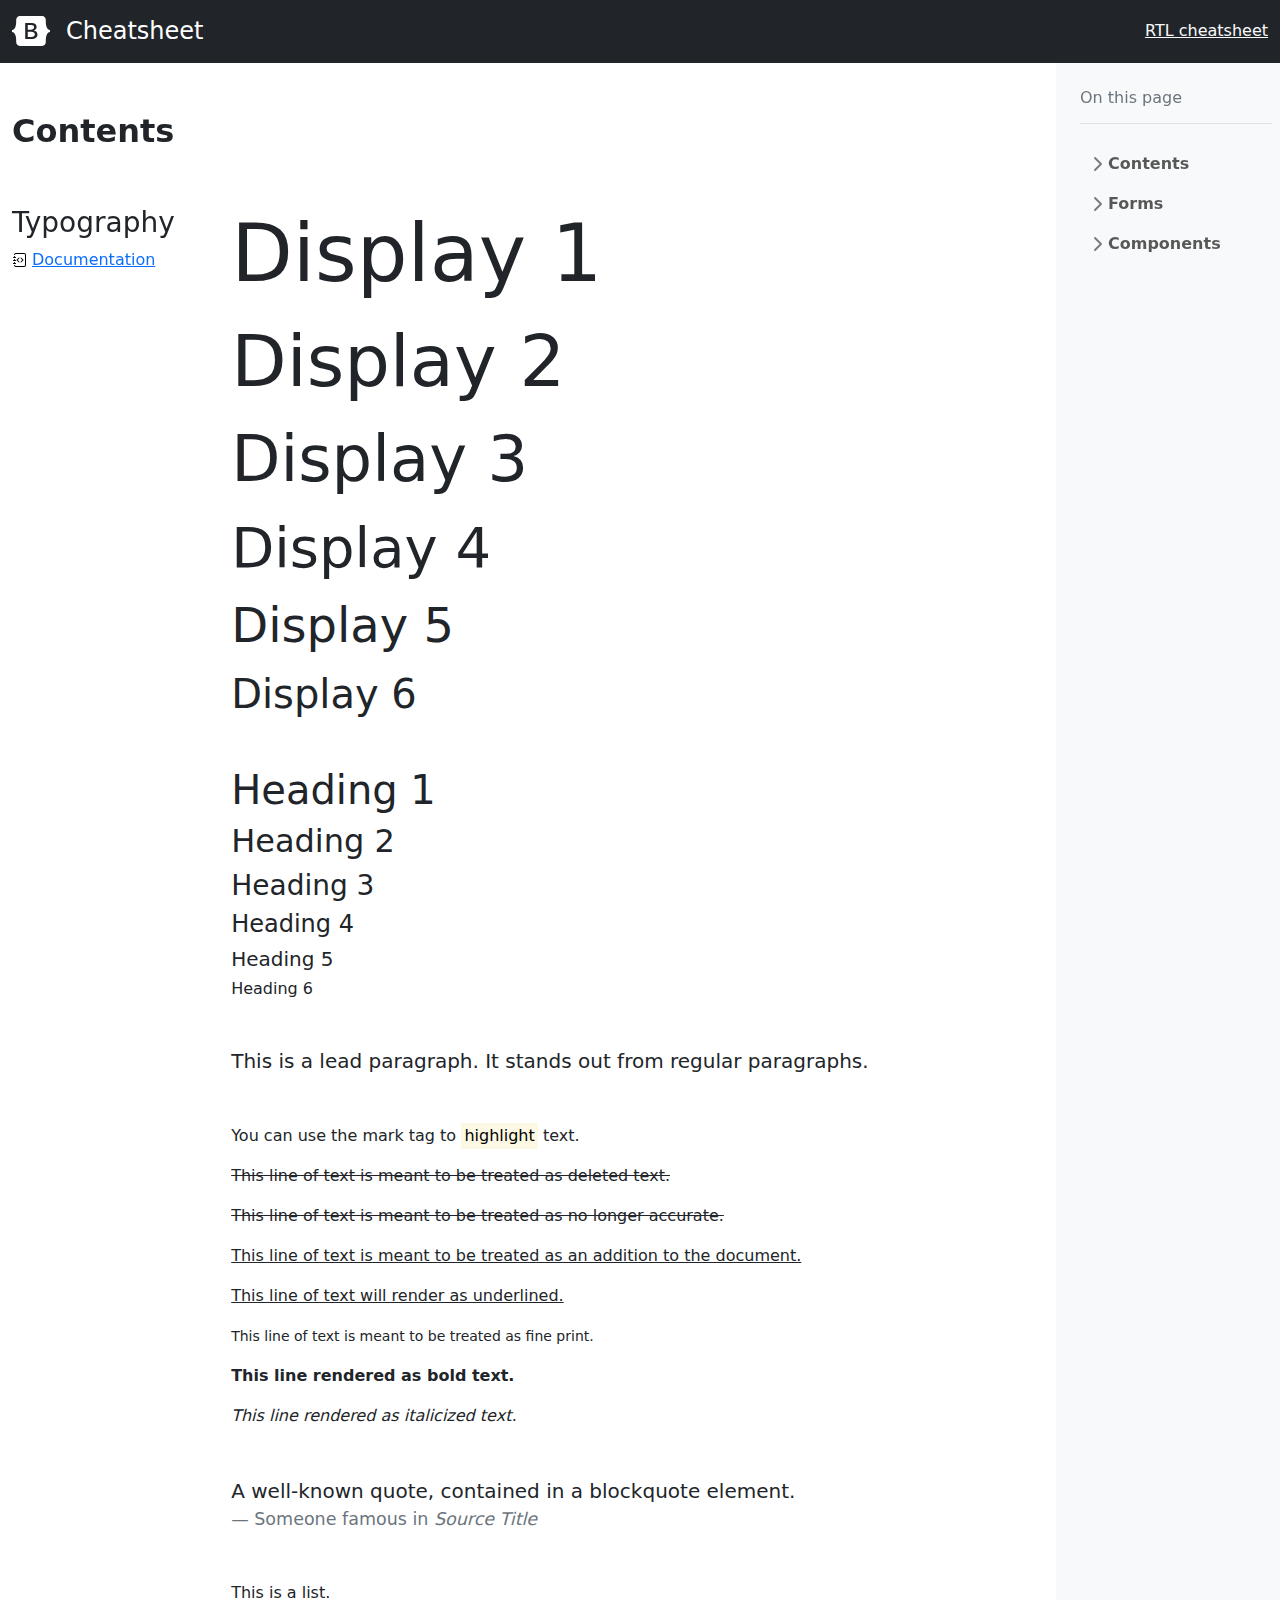
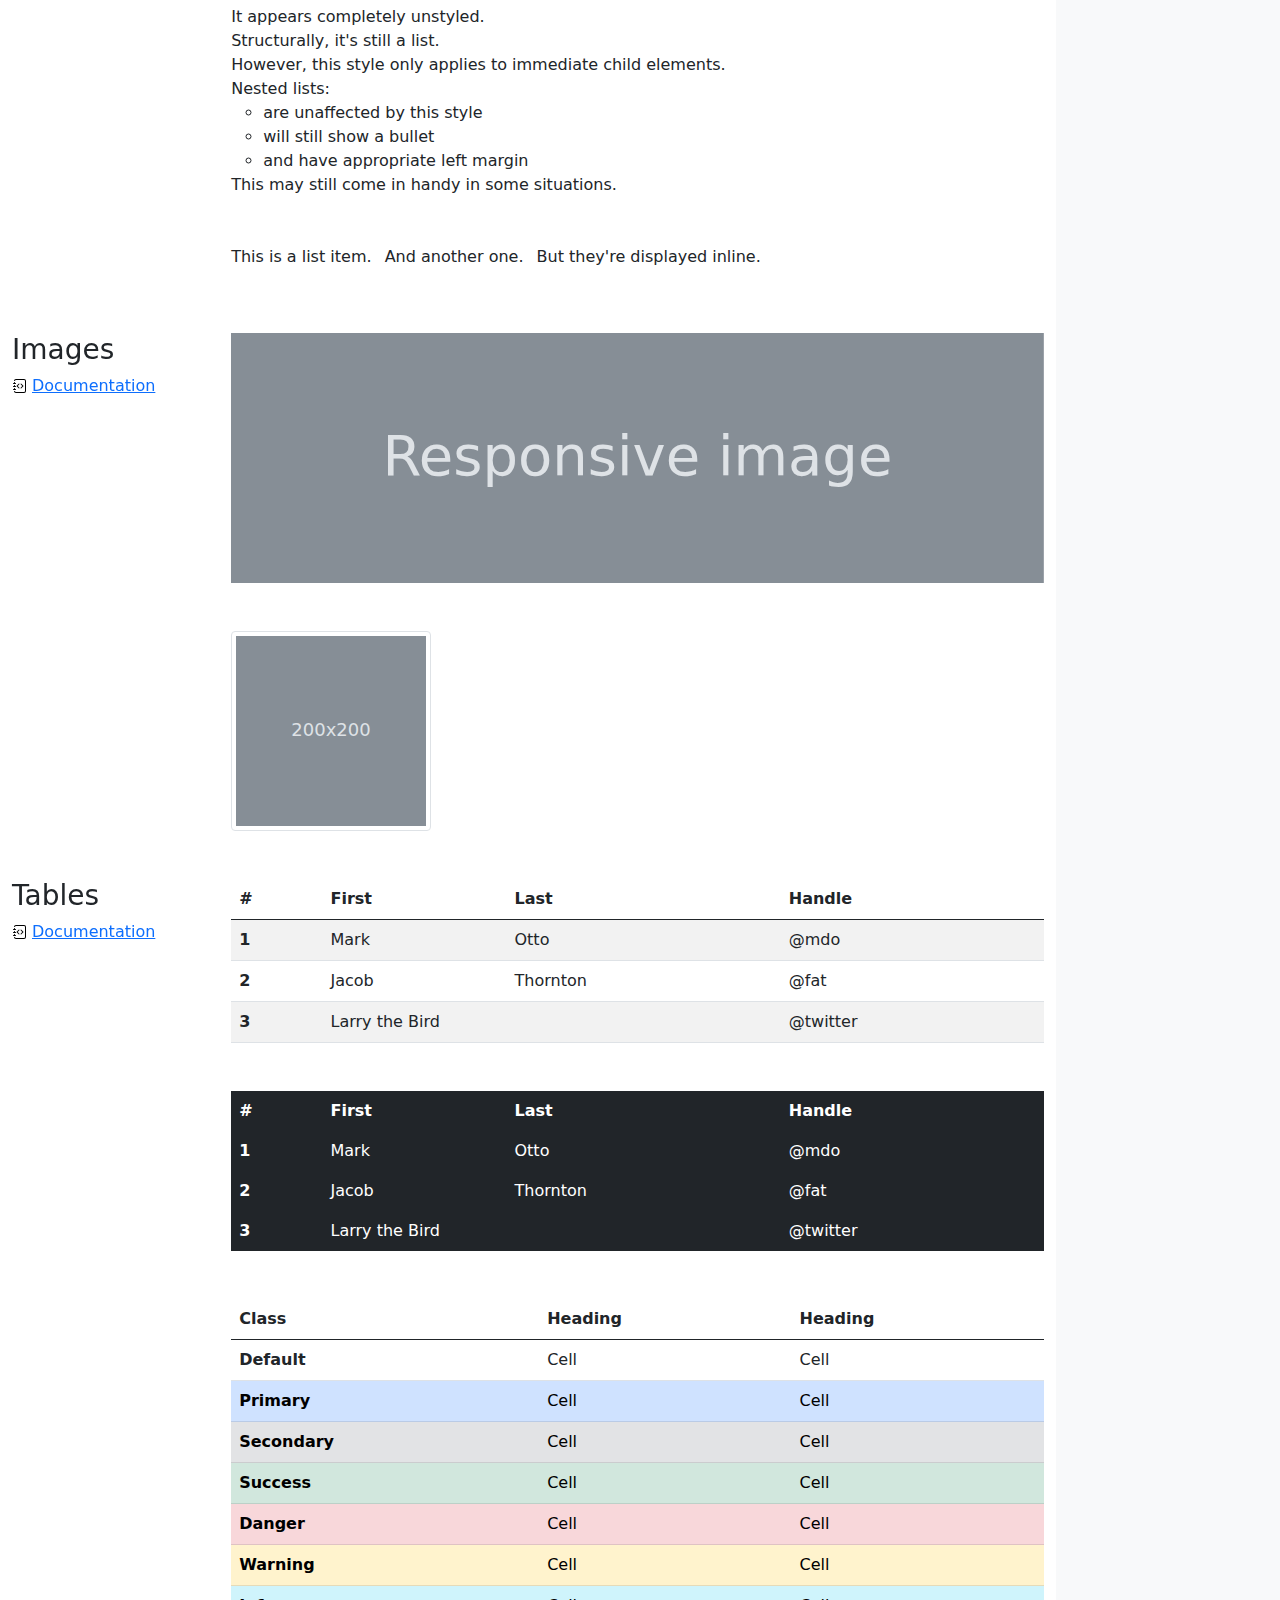
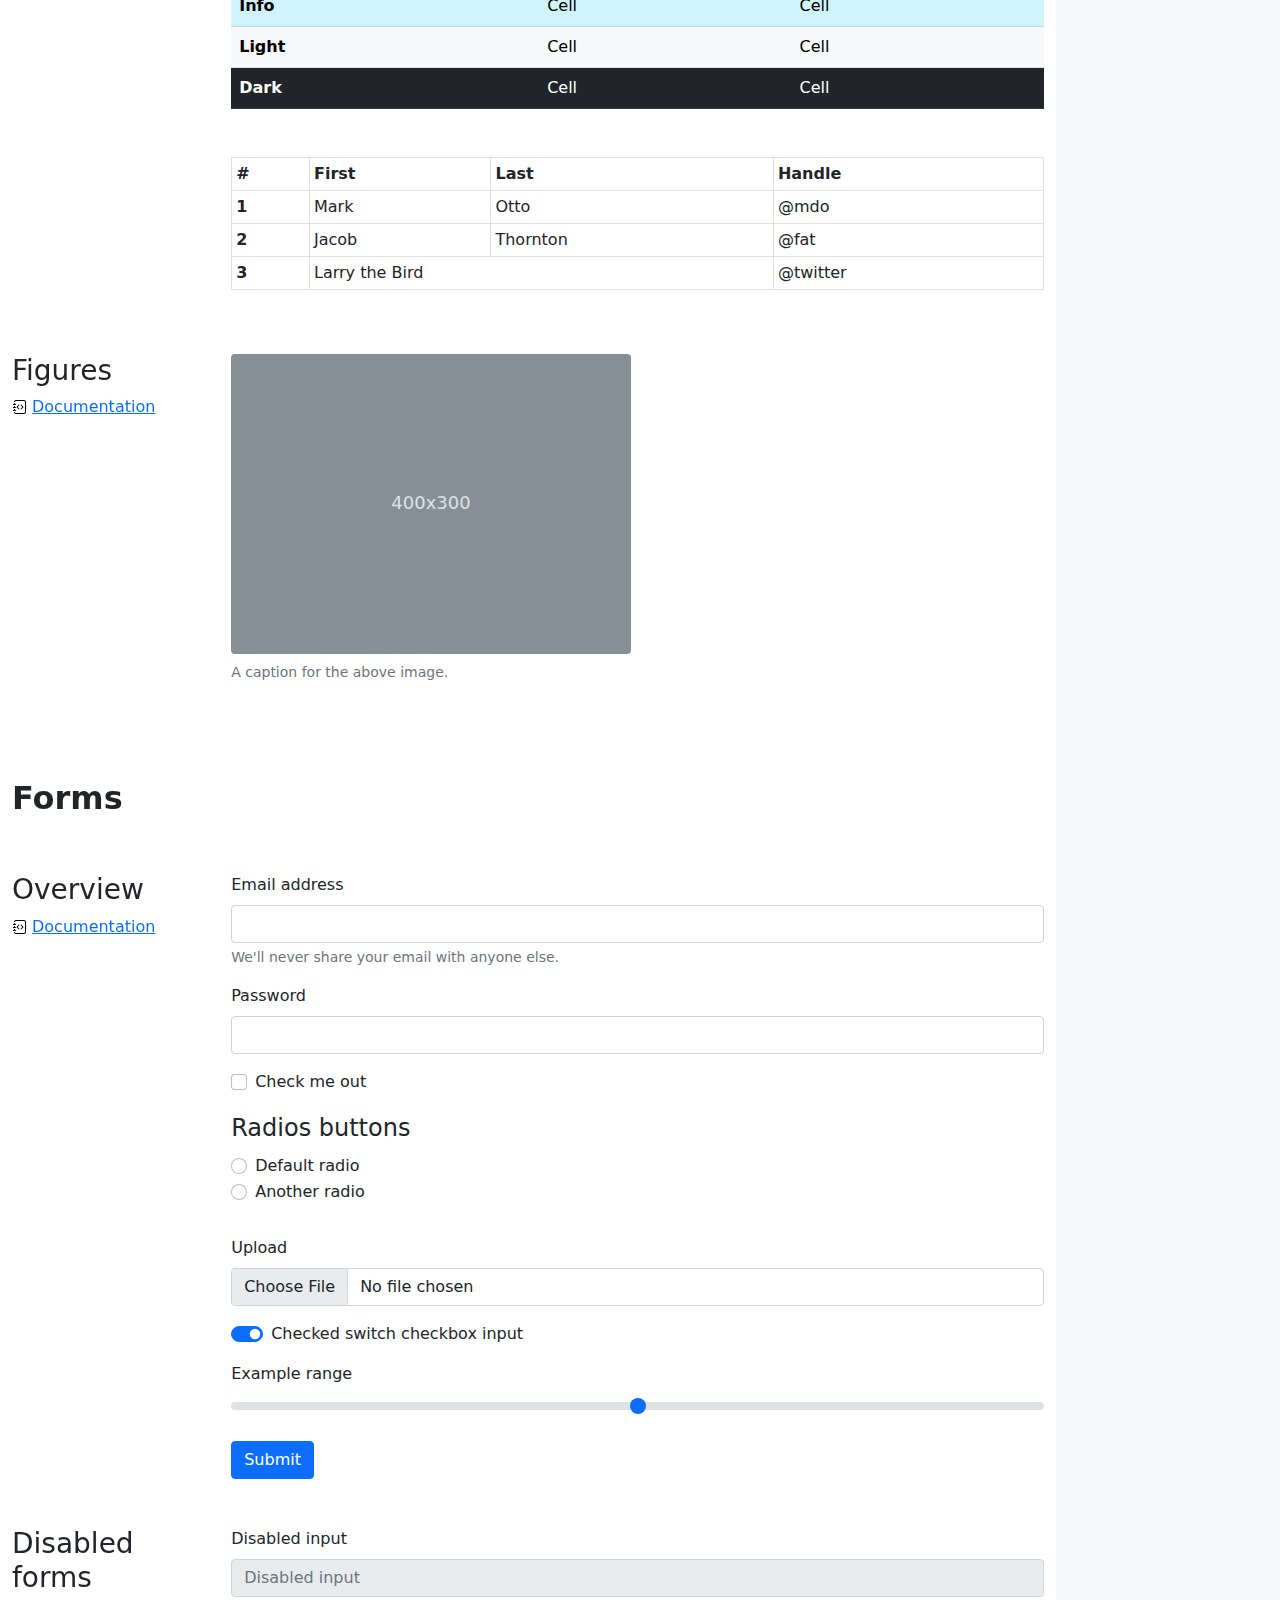
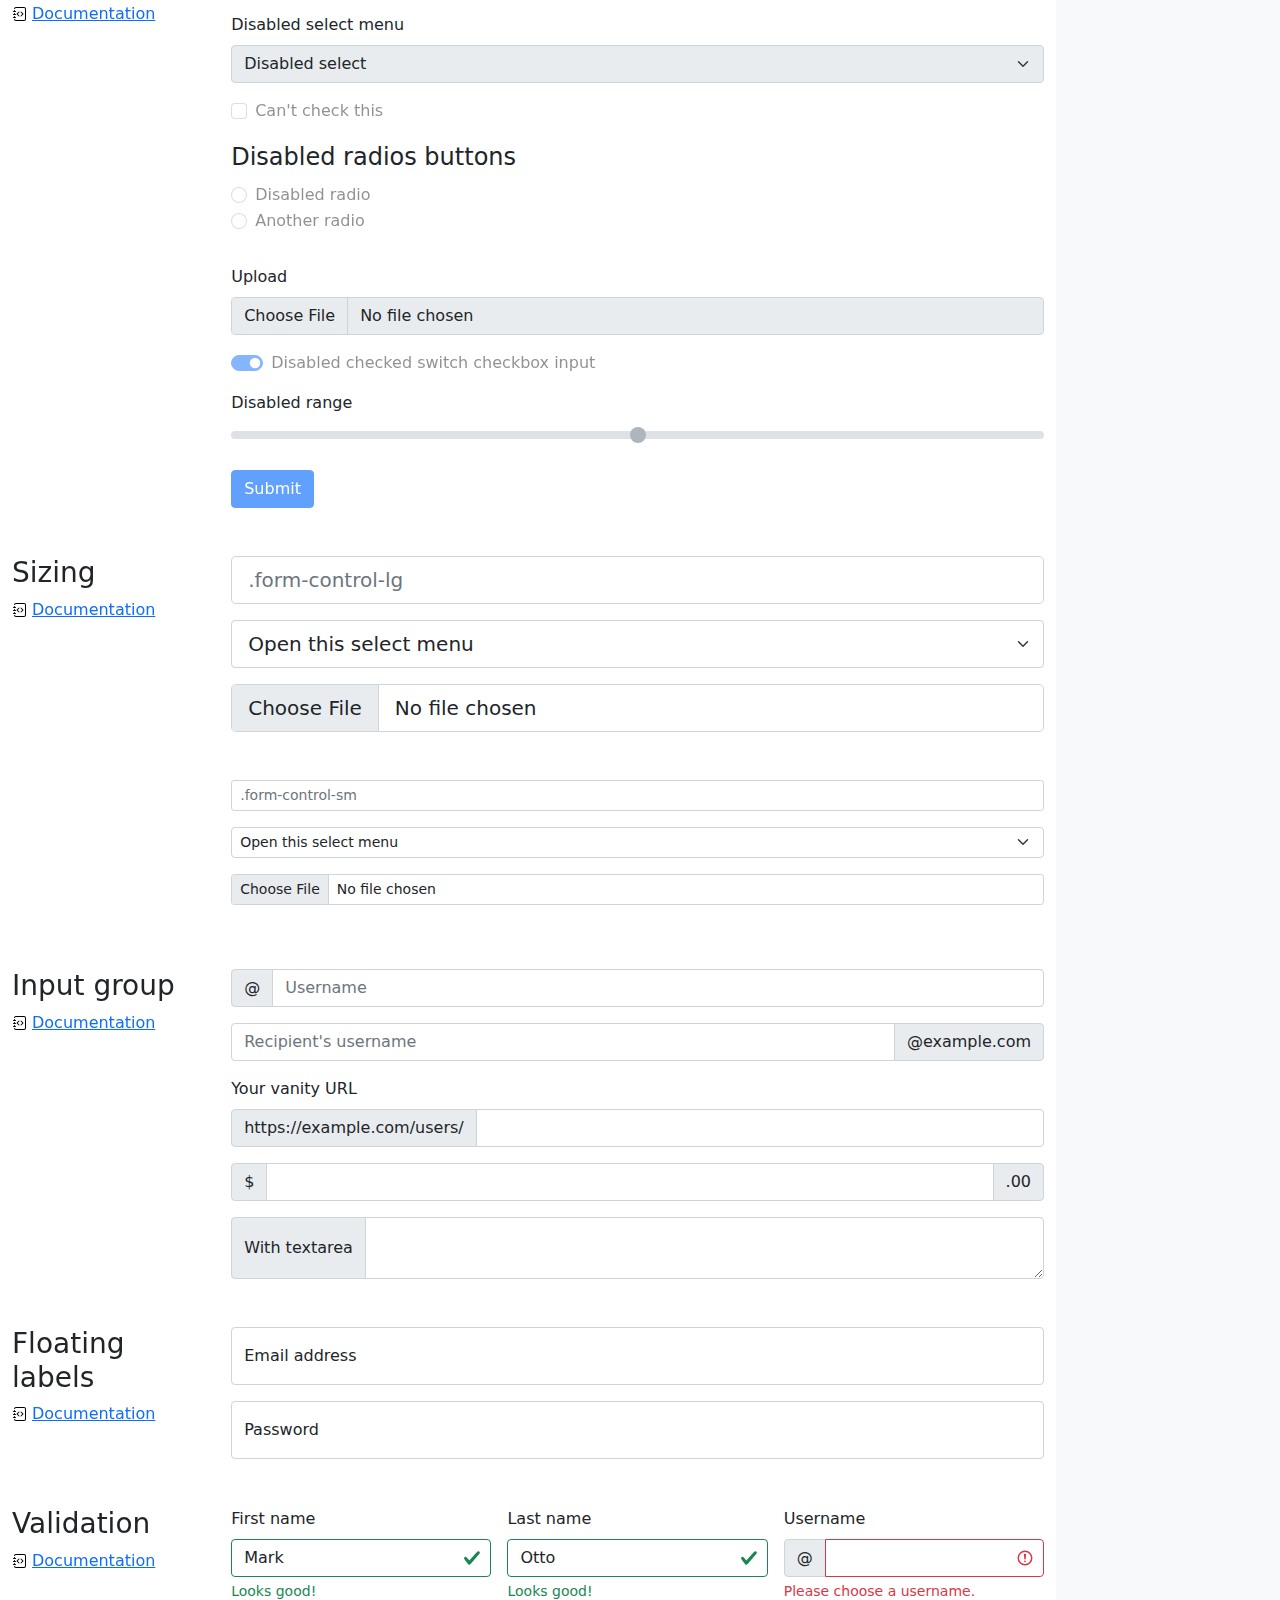
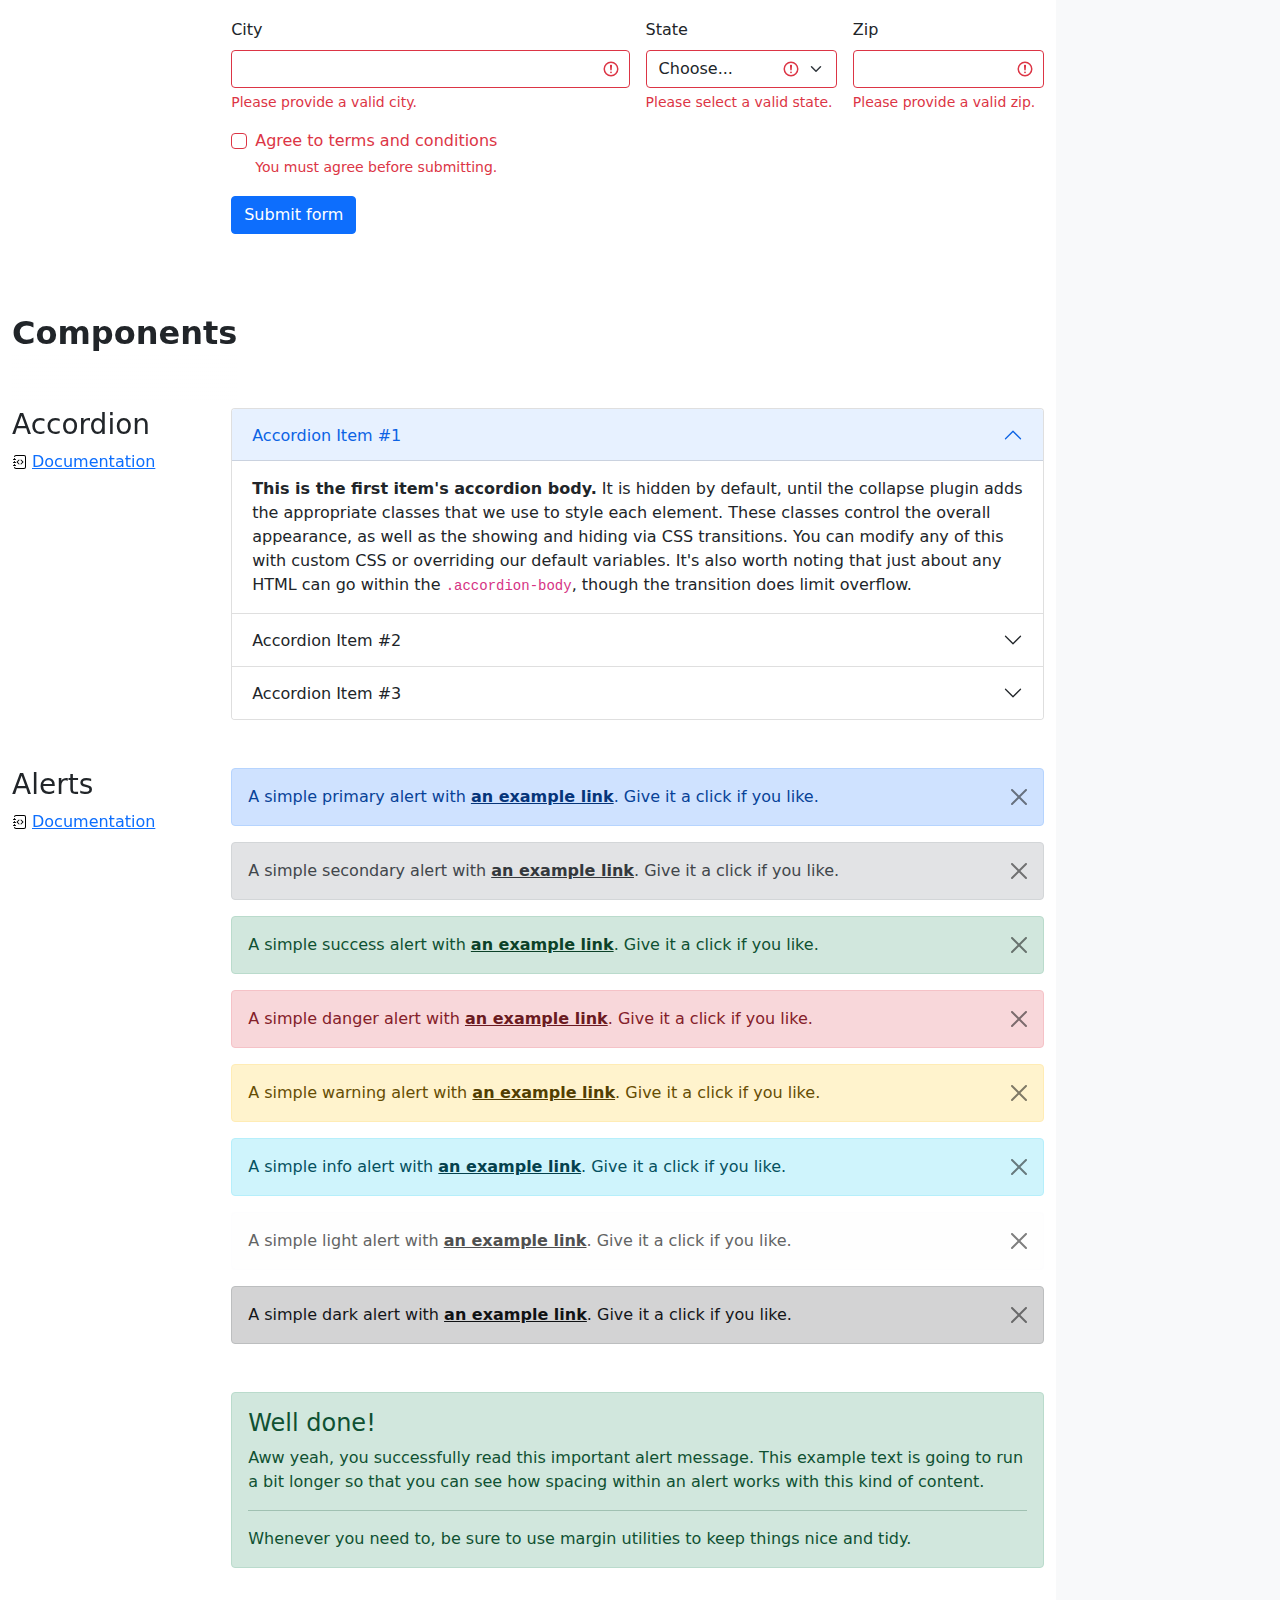
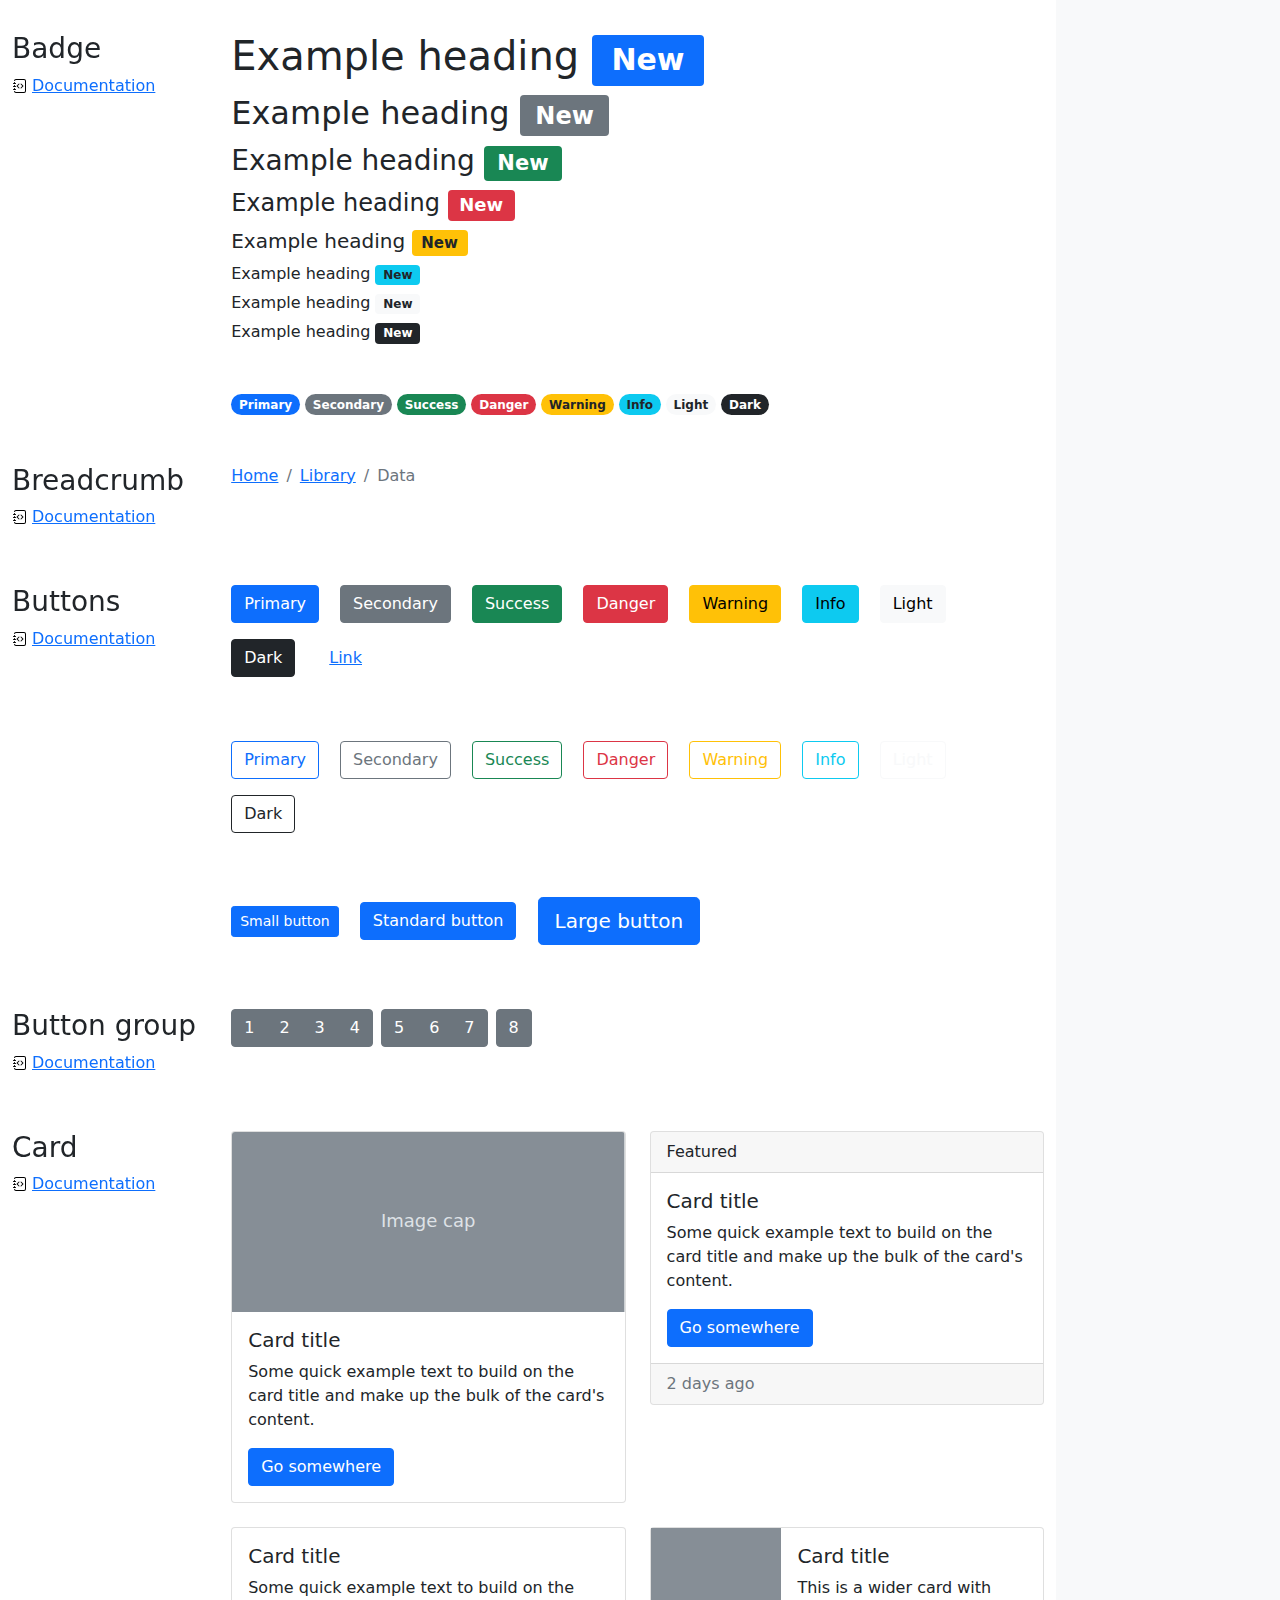
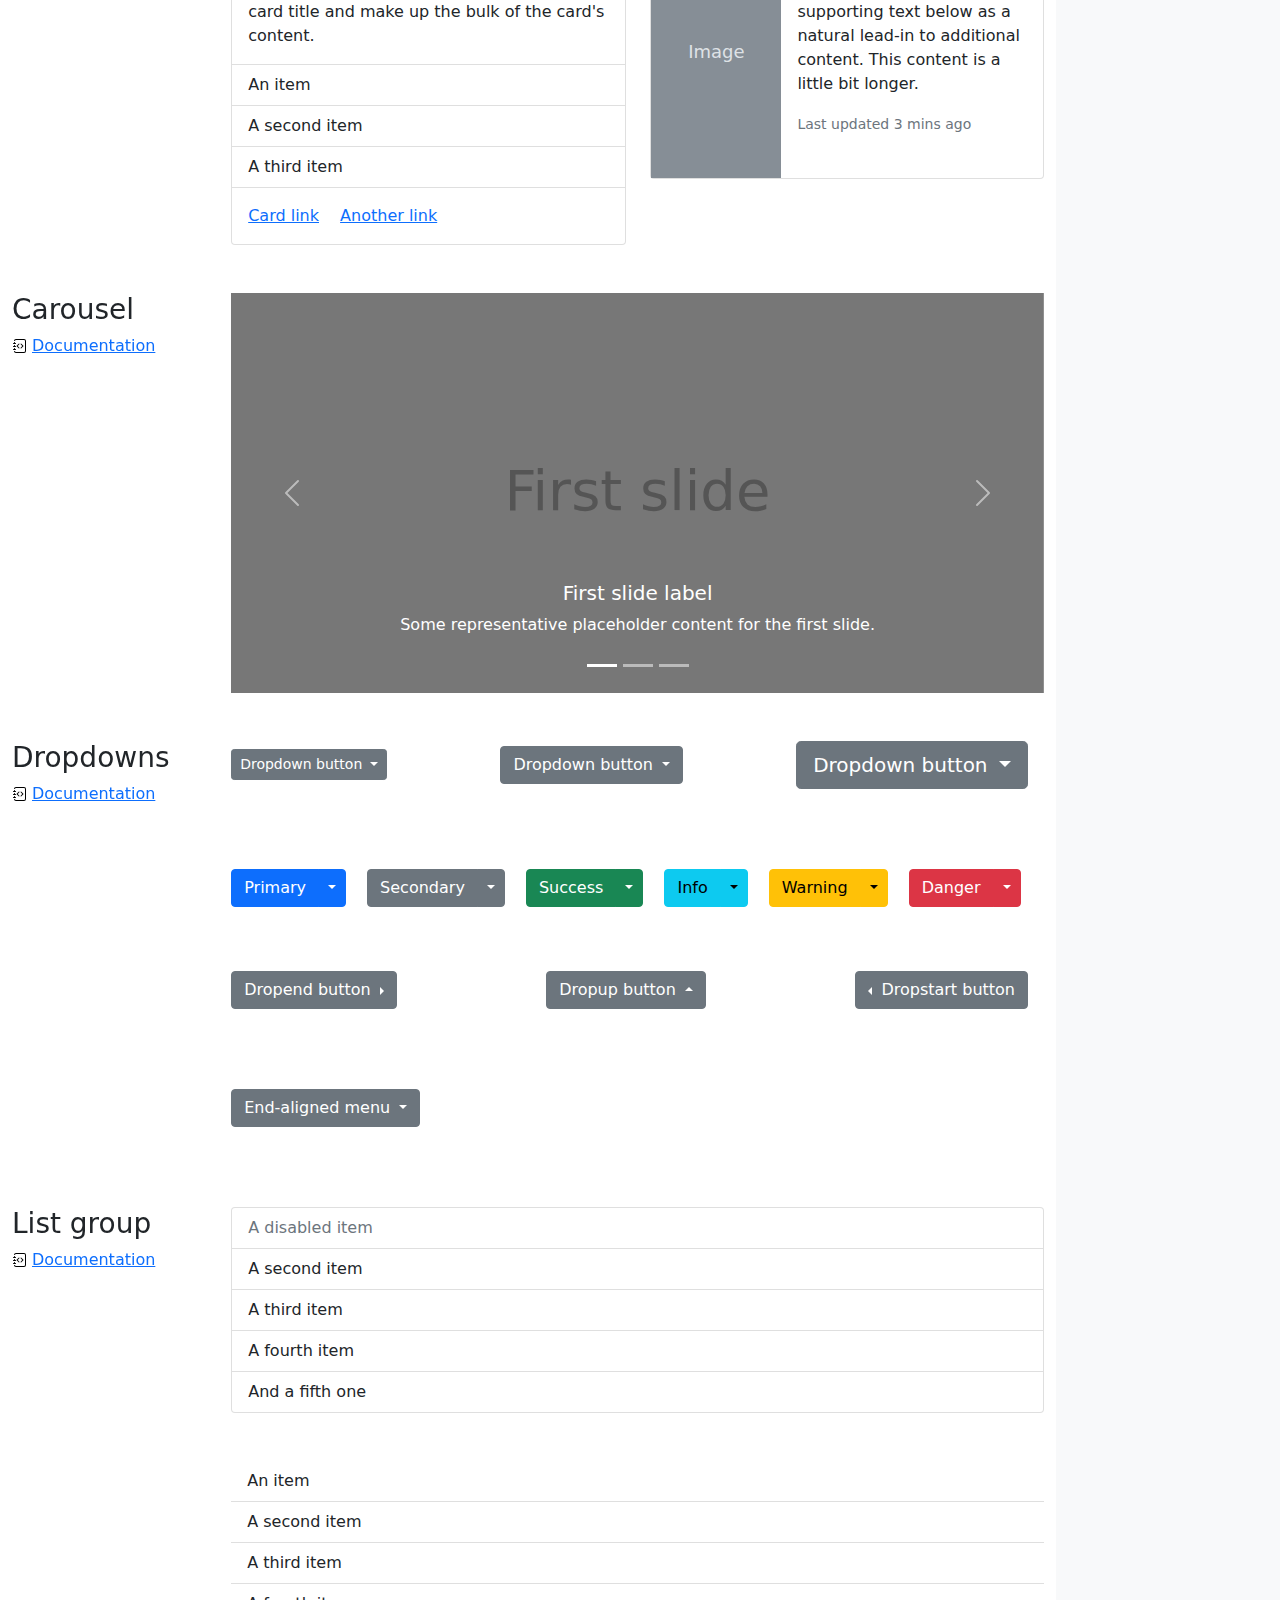
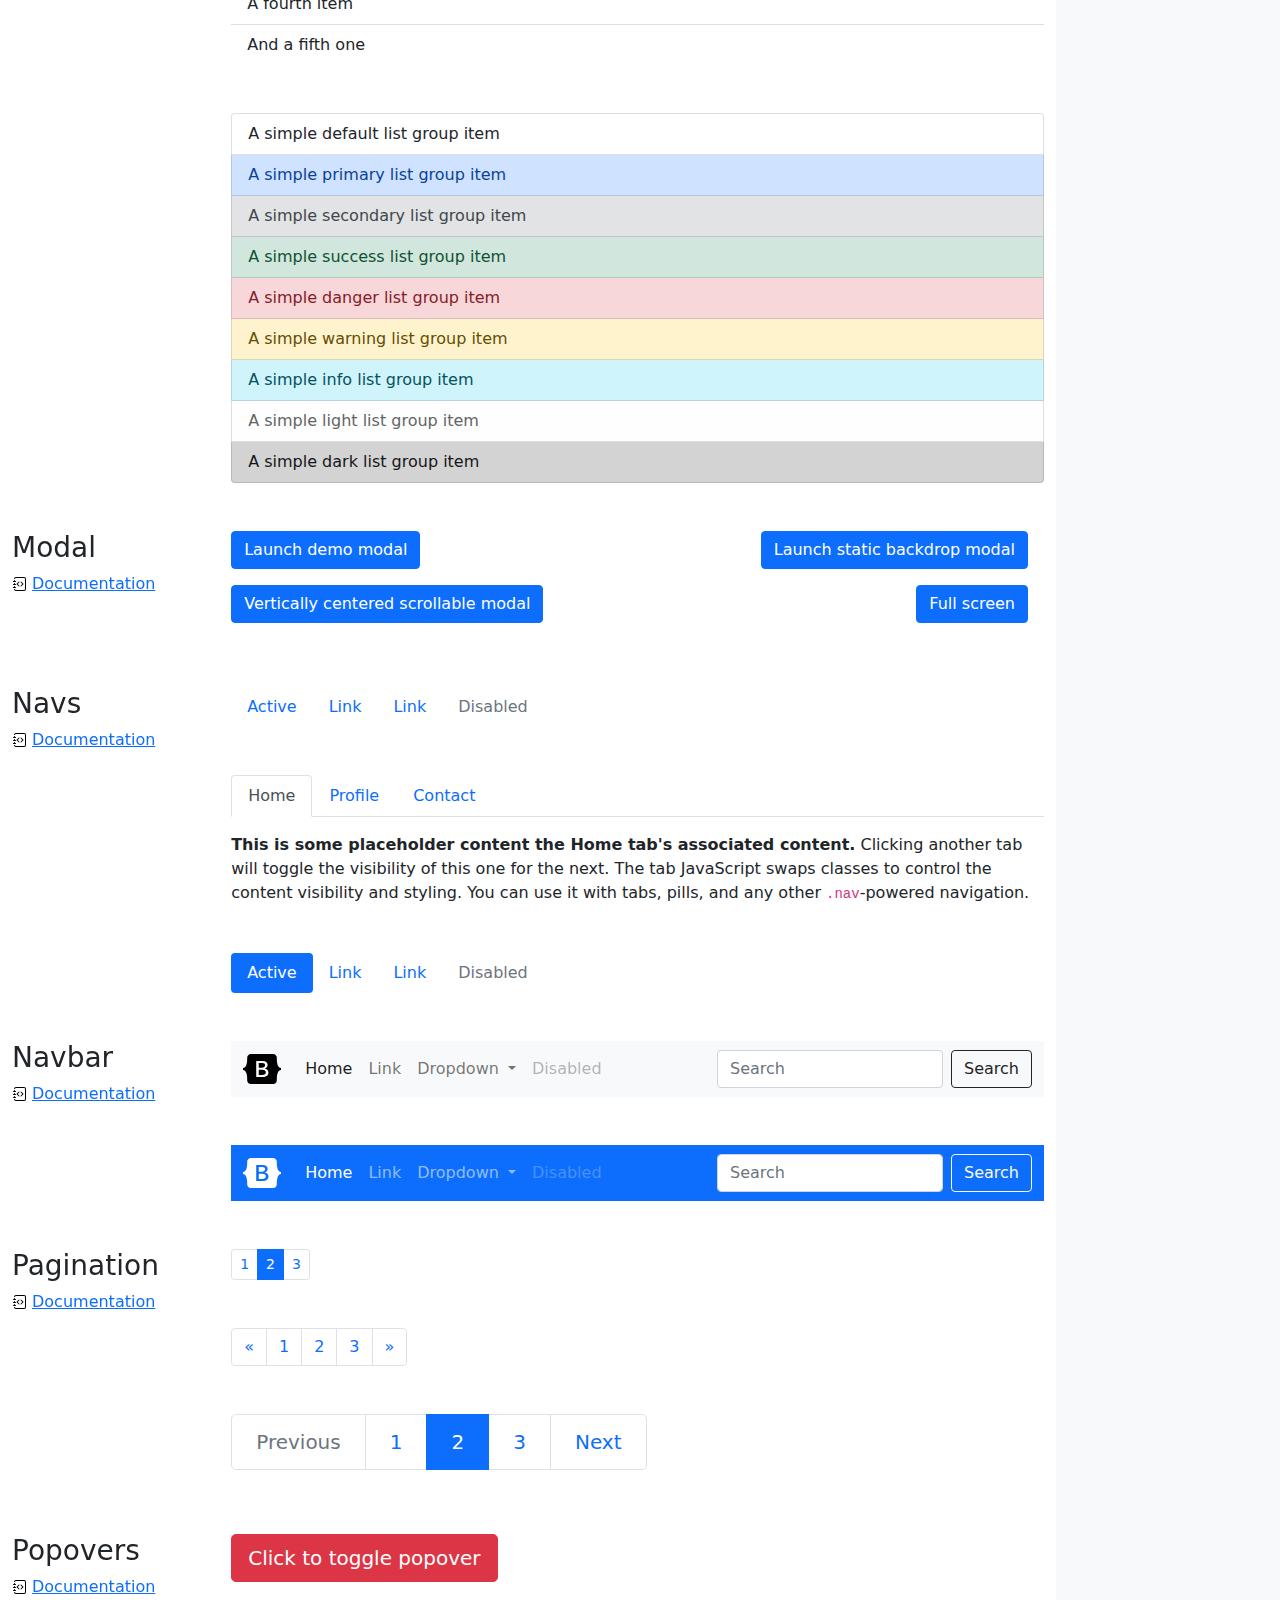
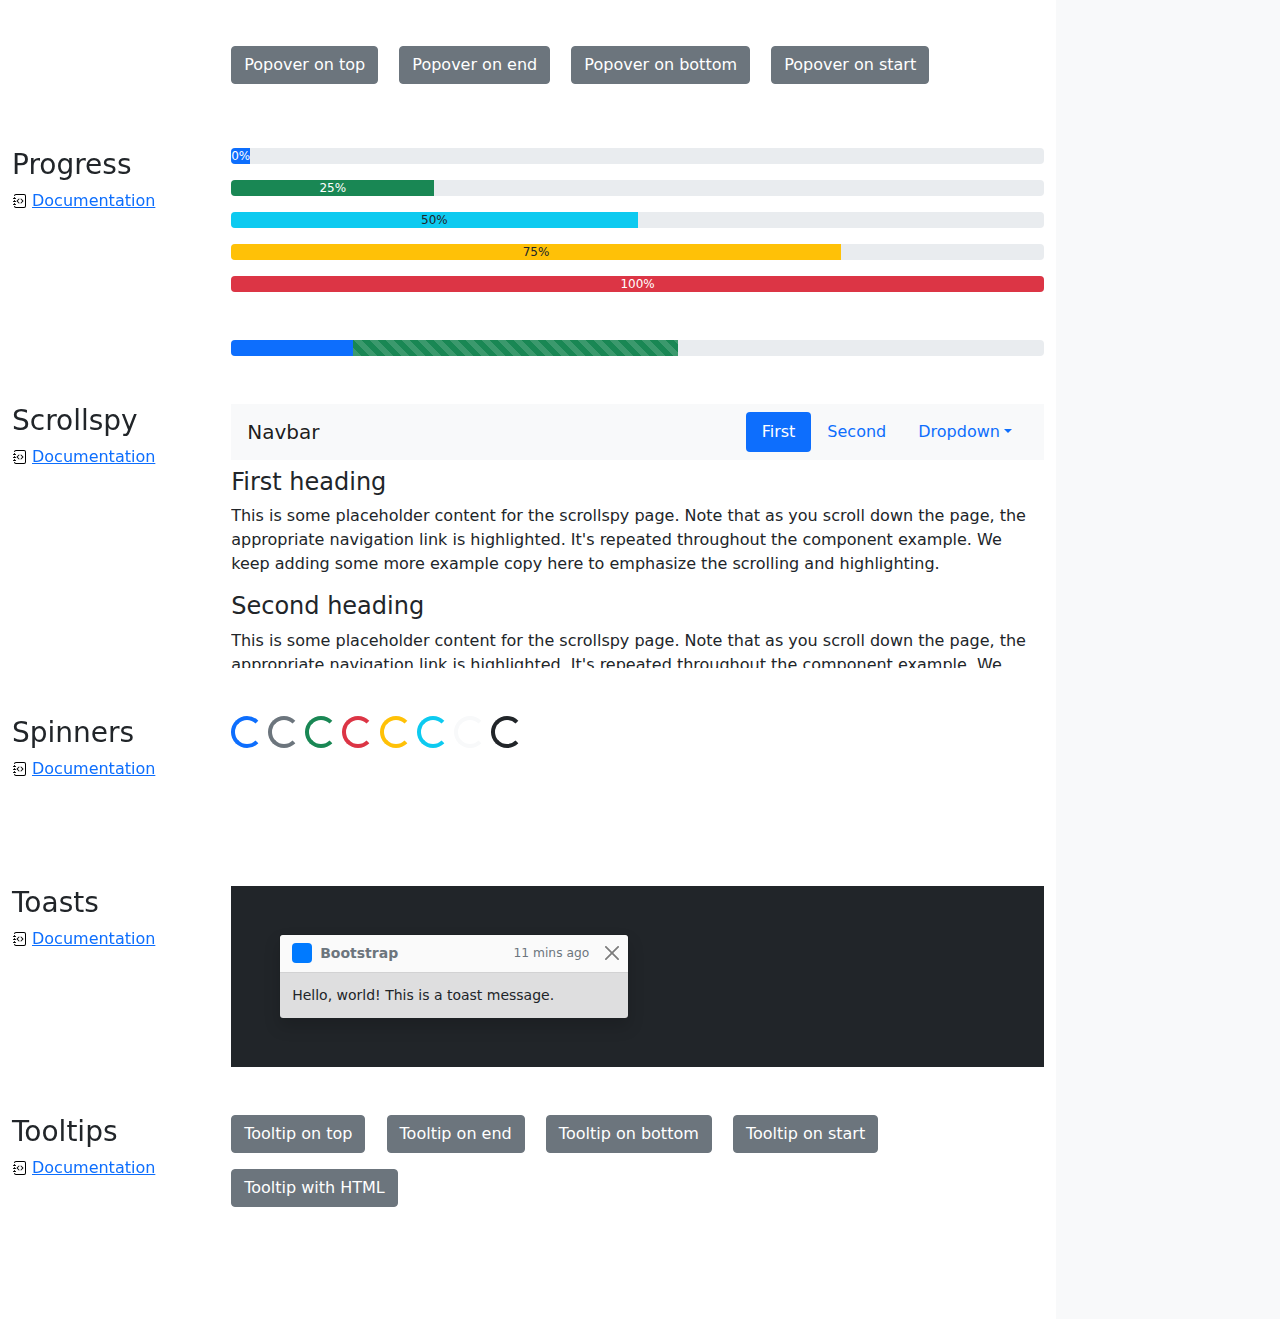
<file: bootstrap examples/cheatsheet/index.html>
<!doctype html>
<html lang="en">
  <head>
    <meta charset="utf-8">
    <meta name="viewport" content="width=device-width, initial-scale=1">
    <meta name="description" content="">
    <meta name="author" content="Mark Otto, Jacob Thornton, and Bootstrap contributors">
    <meta name="generator" content="Hugo 0.84.0">
    <title>Cheatsheet · Bootstrap v5.0</title>

    <link rel="canonical" href="https://getbootstrap.com/docs/5.0/examples/cheatsheet/">

    

    <!-- Bootstrap core CSS -->
<link href="../assets/dist/css/bootstrap.min.css" rel="stylesheet">

    <style>
      .bd-placeholder-img {
        font-size: 1.125rem;
        text-anchor: middle;
        -webkit-user-select: none;
        -moz-user-select: none;
        user-select: none;
      }

      @media (min-width: 768px) {
        .bd-placeholder-img-lg {
          font-size: 3.5rem;
        }
      }
    </style>

    
    <!-- Custom styles for this template -->
    <link href="cheatsheet.css" rel="stylesheet">
  </head>
  <body class="bg-light">
    
<header class="bd-header bg-dark py-3 d-flex align-items-stretch border-bottom border-dark">
  <div class="container-fluid d-flex align-items-center">
    <h1 class="d-flex align-items-center fs-4 text-white mb-0">
      <img src="../assets/brand/bootstrap-logo-white.svg" width="38" height="30" class="me-3" alt="Bootstrap">
      Cheatsheet
    </h1>
    <a href="../examples/cheatsheet-rtl/" class="ms-auto link-light" hreflang="ar">RTL cheatsheet</a>
  </div>
</header>
<aside class="bd-aside sticky-xl-top text-muted align-self-start mb-3 mb-xl-5 px-2">
  <h2 class="h6 pt-4 pb-3 mb-4 border-bottom">On this page</h2>
  <nav class="small" id="toc">
    <ul class="list-unstyled">
      <li class="my-2">
        <button class="btn d-inline-flex align-items-center collapsed" data-bs-toggle="collapse" aria-expanded="false" data-bs-target="#contents-collapse" aria-controls="contents-collapse">Contents</button>
        <ul class="list-unstyled ps-3 collapse" id="contents-collapse">
          <li><a class="d-inline-flex align-items-center rounded" href="#typography">Typography</a></li>
          <li><a class="d-inline-flex align-items-center rounded" href="#images">Images</a></li>
          <li><a class="d-inline-flex align-items-center rounded" href="#tables">Tables</a></li>
          <li><a class="d-inline-flex align-items-center rounded" href="#figures">Figures</a></li>
        </ul>
      </li>
      <li class="my-2">
        <button class="btn d-inline-flex align-items-center collapsed" data-bs-toggle="collapse" aria-expanded="false" data-bs-target="#forms-collapse" aria-controls="forms-collapse">Forms</button>
        <ul class="list-unstyled ps-3 collapse" id="forms-collapse">
          <li><a class="d-inline-flex align-items-center rounded" href="#overview">Overview</a></li>
          <li><a class="d-inline-flex align-items-center rounded" href="#disabled-forms">Disabled forms</a></li>
          <li><a class="d-inline-flex align-items-center rounded" href="#sizing">Sizing</a></li>
          <li><a class="d-inline-flex align-items-center rounded" href="#input-group">Input group</a></li>
          <li><a class="d-inline-flex align-items-center rounded" href="#floating-labels">Floating labels</a></li>
          <li><a class="d-inline-flex align-items-center rounded" href="#validation">Validation</a></li>
        </ul>
      </li>
      <li class="my-2">
        <button class="btn d-inline-flex align-items-center collapsed" data-bs-toggle="collapse" aria-expanded="false" data-bs-target="#components-collapse" aria-controls="components-collapse">Components</button>
        <ul class="list-unstyled ps-3 collapse" id="components-collapse">
          <li><a class="d-inline-flex align-items-center rounded" href="#accordion">Accordion</a></li>
          <li><a class="d-inline-flex align-items-center rounded" href="#alerts">Alerts</a></li>
          <li><a class="d-inline-flex align-items-center rounded" href="#badge">Badge</a></li>
          <li><a class="d-inline-flex align-items-center rounded" href="#breadcrumb">Breadcrumb</a></li>
          <li><a class="d-inline-flex align-items-center rounded" href="#buttons">Buttons</a></li>
          <li><a class="d-inline-flex align-items-center rounded" href="#button-group">Button group</a></li>
          <li><a class="d-inline-flex align-items-center rounded" href="#card">Card</a></li>
          <li><a class="d-inline-flex align-items-center rounded" href="#carousel">Carousel</a></li>
          <li><a class="d-inline-flex align-items-center rounded" href="#dropdowns">Dropdowns</a></li>
          <li><a class="d-inline-flex align-items-center rounded" href="#list-group">List group</a></li>
          <li><a class="d-inline-flex align-items-center rounded" href="#modal">Modal</a></li>
          <li><a class="d-inline-flex align-items-center rounded" href="#navs">Navs</a></li>
          <li><a class="d-inline-flex align-items-center rounded" href="#navbar">Navbar</a></li>
          <li><a class="d-inline-flex align-items-center rounded" href="#pagination">Pagination</a></li>
          <li><a class="d-inline-flex align-items-center rounded" href="#popovers">Popovers</a></li>
          <li><a class="d-inline-flex align-items-center rounded" href="#progress">Progress</a></li>
          <li><a class="d-inline-flex align-items-center rounded" href="#scrollspy">Scrollspy</a></li>
          <li><a class="d-inline-flex align-items-center rounded" href="#spinners">Spinners</a></li>
          <li><a class="d-inline-flex align-items-center rounded" href="#toasts">Toasts</a></li>
          <li><a class="d-inline-flex align-items-center rounded" href="#tooltips">Tooltips</a></li>
        </ul>
      </li>
    </ul>
  </nav>
</aside>
<div class="bd-cheatsheet container-fluid bg-body">
  <section id="content">
    <h2 class="sticky-xl-top fw-bold pt-3 pt-xl-5 pb-2 pb-xl-3">Contents</h2>

    <article class="my-3" id="typography">
      <div class="bd-heading sticky-xl-top align-self-start mt-5 mb-3 mt-xl-0 mb-xl-2">
        <h3>Typography</h3>
        <a class="d-flex align-items-center" href="../content/typography/">Documentation</a>
      </div>

      <div>
        <div class="bd-example">
        <p class="display-1">Display 1</p>
        <p class="display-2">Display 2</p>
        <p class="display-3">Display 3</p>
        <p class="display-4">Display 4</p>
        <p class="display-5">Display 5</p>
        <p class="display-6">Display 6</p>
        </div>

        <div class="bd-example">
        <p class="h1">Heading 1</p>
        <p class="h2">Heading 2</p>
        <p class="h3">Heading 3</p>
        <p class="h4">Heading 4</p>
        <p class="h5">Heading 5</p>
        <p class="h6">Heading 6</p>
        </div>

        <div class="bd-example">
        <p class="lead">
          This is a lead paragraph. It stands out from regular paragraphs.
        </p>
        </div>

        <div class="bd-example">
        <p>You can use the mark tag to <mark>highlight</mark> text.</p>
        <p><del>This line of text is meant to be treated as deleted text.</del></p>
        <p><s>This line of text is meant to be treated as no longer accurate.</s></p>
        <p><ins>This line of text is meant to be treated as an addition to the document.</ins></p>
        <p><u>This line of text will render as underlined.</u></p>
        <p><small>This line of text is meant to be treated as fine print.</small></p>
        <p><strong>This line rendered as bold text.</strong></p>
        <p><em>This line rendered as italicized text.</em></p>
        </div>

        <div class="bd-example">
        <blockquote class="blockquote">
          <p>A well-known quote, contained in a blockquote element.</p>
          <footer class="blockquote-footer">Someone famous in <cite title="Source Title">Source Title</cite></footer>
        </blockquote>
        </div>

        <div class="bd-example">
        <ul class="list-unstyled">
          <li>This is a list.</li>
          <li>It appears completely unstyled.</li>
          <li>Structurally, it's still a list.</li>
          <li>However, this style only applies to immediate child elements.</li>
          <li>Nested lists:
            <ul>
              <li>are unaffected by this style</li>
              <li>will still show a bullet</li>
              <li>and have appropriate left margin</li>
            </ul>
          </li>
          <li>This may still come in handy in some situations.</li>
        </ul>
        </div>

        <div class="bd-example">
        <ul class="list-inline">
          <li class="list-inline-item">This is a list item.</li>
          <li class="list-inline-item">And another one.</li>
          <li class="list-inline-item">But they're displayed inline.</li>
        </ul>
        </div>
      </div>
    </article>
    <article class="my-3" id="images">
      <div class="bd-heading sticky-xl-top align-self-start mt-5 mb-3 mt-xl-0 mb-xl-2">
        <h3>Images</h3>
        <a class="d-flex align-items-center" href="../content/images/">Documentation</a>
      </div>

      <div>
        <div class="bd-example">
        <svg class="bd-placeholder-img bd-placeholder-img-lg img-fluid" width="100%" height="250" xmlns="http://www.w3.org/2000/svg" role="img" aria-label="Placeholder: Responsive image" preserveAspectRatio="xMidYMid slice" focusable="false"><title>Placeholder</title><rect width="100%" height="100%" fill="#868e96"/><text x="50%" y="50%" fill="#dee2e6" dy=".3em">Responsive image</text></svg>

        </div>

        <div class="bd-example">
        <svg class="bd-placeholder-img img-thumbnail" width="200" height="200" xmlns="http://www.w3.org/2000/svg" role="img" aria-label="A generic square placeholder image with a white border around it, making it resemble a photograph taken with an old instant camera: 200x200" preserveAspectRatio="xMidYMid slice" focusable="false"><title>A generic square placeholder image with a white border around it, making it resemble a photograph taken with an old instant camera</title><rect width="100%" height="100%" fill="#868e96"/><text x="50%" y="50%" fill="#dee2e6" dy=".3em">200x200</text></svg>

        </div>
      </div>
    </article>
    <article class="my-3" id="tables">
      <div class="bd-heading sticky-xl-top align-self-start mt-5 mb-3 mt-xl-0 mb-xl-2">
        <h3>Tables</h3>
        <a class="d-flex align-items-center" href="../content/tables/">Documentation</a>
      </div>

      <div>
        <div class="bd-example">
        <table class="table table-striped">
          <thead>
          <tr>
            <th scope="col">#</th>
            <th scope="col">First</th>
            <th scope="col">Last</th>
            <th scope="col">Handle</th>
          </tr>
          </thead>
          <tbody>
          <tr>
            <th scope="row">1</th>
            <td>Mark</td>
            <td>Otto</td>
            <td>@mdo</td>
          </tr>
          <tr>
            <th scope="row">2</th>
            <td>Jacob</td>
            <td>Thornton</td>
            <td>@fat</td>
          </tr>
          <tr>
            <th scope="row">3</th>
            <td colspan="2">Larry the Bird</td>
            <td>@twitter</td>
          </tr>
          </tbody>
        </table>
        </div>

        <div class="bd-example">
        <table class="table table-dark table-borderless">
          <thead>
          <tr>
            <th scope="col">#</th>
            <th scope="col">First</th>
            <th scope="col">Last</th>
            <th scope="col">Handle</th>
          </tr>
          </thead>
          <tbody>
          <tr>
            <th scope="row">1</th>
            <td>Mark</td>
            <td>Otto</td>
            <td>@mdo</td>
          </tr>
          <tr>
            <th scope="row">2</th>
            <td>Jacob</td>
            <td>Thornton</td>
            <td>@fat</td>
          </tr>
          <tr>
            <th scope="row">3</th>
            <td colspan="2">Larry the Bird</td>
            <td>@twitter</td>
          </tr>
          </tbody>
        </table>
        </div>

        <div class="bd-example">
        <table class="table table-hover">
          <thead>
          <tr>
            <th scope="col">Class</th>
            <th scope="col">Heading</th>
            <th scope="col">Heading</th>
          </tr>
          </thead>
          <tbody>
          <tr>
            <th scope="row">Default</th>
            <td>Cell</td>
            <td>Cell</td>
          </tr>
          
          <tr class="table-primary">
            <th scope="row">Primary</th>
            <td>Cell</td>
            <td>Cell</td>
          </tr>
          <tr class="table-secondary">
            <th scope="row">Secondary</th>
            <td>Cell</td>
            <td>Cell</td>
          </tr>
          <tr class="table-success">
            <th scope="row">Success</th>
            <td>Cell</td>
            <td>Cell</td>
          </tr>
          <tr class="table-danger">
            <th scope="row">Danger</th>
            <td>Cell</td>
            <td>Cell</td>
          </tr>
          <tr class="table-warning">
            <th scope="row">Warning</th>
            <td>Cell</td>
            <td>Cell</td>
          </tr>
          <tr class="table-info">
            <th scope="row">Info</th>
            <td>Cell</td>
            <td>Cell</td>
          </tr>
          <tr class="table-light">
            <th scope="row">Light</th>
            <td>Cell</td>
            <td>Cell</td>
          </tr>
          <tr class="table-dark">
            <th scope="row">Dark</th>
            <td>Cell</td>
            <td>Cell</td>
          </tr>
          </tbody>
        </table>
        </div>

        <div class="bd-example">
        <table class="table table-sm table-bordered">
          <thead>
          <tr>
            <th scope="col">#</th>
            <th scope="col">First</th>
            <th scope="col">Last</th>
            <th scope="col">Handle</th>
          </tr>
          </thead>
          <tbody>
          <tr>
            <th scope="row">1</th>
            <td>Mark</td>
            <td>Otto</td>
            <td>@mdo</td>
          </tr>
          <tr>
            <th scope="row">2</th>
            <td>Jacob</td>
            <td>Thornton</td>
            <td>@fat</td>
          </tr>
          <tr>
            <th scope="row">3</th>
            <td colspan="2">Larry the Bird</td>
            <td>@twitter</td>
          </tr>
          </tbody>
        </table>
        </div>
      </div>
    </article>
    <article class="my-3" id="figures">
      <div class="bd-heading sticky-xl-top align-self-start mt-5 mb-3 mt-xl-0 mb-xl-2">
        <h3>Figures</h3>
        <a class="d-flex align-items-center" href="../content/figures/">Documentation</a>
      </div>

      <div>
        <div class="bd-example">
        <figure class="figure">
          <svg class="bd-placeholder-img figure-img img-fluid rounded" width="400" height="300" xmlns="http://www.w3.org/2000/svg" role="img" aria-label="Placeholder: 400x300" preserveAspectRatio="xMidYMid slice" focusable="false"><title>Placeholder</title><rect width="100%" height="100%" fill="#868e96"/><text x="50%" y="50%" fill="#dee2e6" dy=".3em">400x300</text></svg>

          <figcaption class="figure-caption">A caption for the above image.</figcaption>
        </figure>
        </div>
      </div>
    </article>
  </section>

  <section id="forms">
    <h2 class="sticky-xl-top fw-bold pt-3 pt-xl-5 pb-2 pb-xl-3">Forms</h2>

    <article class="my-3" id="overview">
      <div class="bd-heading sticky-xl-top align-self-start mt-5 mb-3 mt-xl-0 mb-xl-2">
        <h3>Overview</h3>
        <a class="d-flex align-items-center" href="../forms/overview/">Documentation</a>
      </div>

      <div>
        <div class="bd-example">
        <form>
          <div class="mb-3">
            <label for="exampleInputEmail1" class="form-label">Email address</label>
            <input type="email" class="form-control" id="exampleInputEmail1" aria-describedby="emailHelp">
            <div id="emailHelp" class="form-text">We'll never share your email with anyone else.</div>
          </div>
          <div class="mb-3">
            <label for="exampleInputPassword1" class="form-label">Password</label>
            <input type="password" class="form-control" id="exampleInputPassword1">
          </div>
          <div class="mb-3 form-check">
            <input type="checkbox" class="form-check-input" id="exampleCheck1">
            <label class="form-check-label" for="exampleCheck1">Check me out</label>
          </div>
          <fieldset class="mb-3">
            <legend>Radios buttons</legend>
            <div class="form-check">
              <input type="radio" name="radios" class="form-check-input" id="exampleRadio1">
              <label class="form-check-label" for="exampleRadio1">Default radio</label>
            </div>
            <div class="mb-3 form-check">
              <input type="radio" name="radios" class="form-check-input" id="exampleRadio2">
              <label class="form-check-label" for="exampleRadio2">Another radio</label>
            </div>
          </fieldset>
          <div class="mb-3">
            <label class="form-label" for="customFile">Upload</label>
            <input type="file" class="form-control" id="customFile">
          </div>
          <div class="mb-3 form-check form-switch">
            <input class="form-check-input" type="checkbox" id="flexSwitchCheckChecked" checked>
            <label class="form-check-label" for="flexSwitchCheckChecked">Checked switch checkbox input</label>
          </div>
          <div class="mb-3">
            <label for="customRange3" class="form-label">Example range</label>
            <input type="range" class="form-range" min="0" max="5" step="0.5" id="customRange3">
          </div>
          <button type="submit" class="btn btn-primary">Submit</button>
        </form>
        </div>
      </div>
    </article>
    <article class="my-3" id="disabled-forms">
      <div class="bd-heading sticky-xl-top align-self-start mt-5 mb-3 mt-xl-0 mb-xl-2">
        <h3>Disabled forms</h3>
        <a class="d-flex align-items-center" href="../forms/overview/#disabled-forms">Documentation</a>
      </div>

      <div>
        <div class="bd-example">
        <form>
          <fieldset disabled aria-label="Disabled fieldset example">
            <div class="mb-3">
              <label for="disabledTextInput" class="form-label">Disabled input</label>
              <input type="text" id="disabledTextInput" class="form-control" placeholder="Disabled input">
            </div>
            <div class="mb-3">
              <label for="disabledSelect" class="form-label">Disabled select menu</label>
              <select id="disabledSelect" class="form-select">
                <option>Disabled select</option>
              </select>
            </div>
            <div class="mb-3">
              <div class="form-check">
                <input class="form-check-input" type="checkbox" id="disabledFieldsetCheck" disabled>
                <label class="form-check-label" for="disabledFieldsetCheck">
                  Can't check this
                </label>
              </div>
            </div>
            <fieldset class="mb-3">
              <legend>Disabled radios buttons</legend>
              <div class="form-check">
                <input type="radio" name="radios" class="form-check-input" id="disabledRadio1" disabled>
                <label class="form-check-label" for="disabledRadio1">Disabled radio</label>
              </div>
              <div class="mb-3 form-check">
                <input type="radio" name="radios" class="form-check-input" id="disabledRadio2" disabled>
                <label class="form-check-label" for="disabledRadio2">Another radio</label>
              </div>
            </fieldset>
            <div class="mb-3">
              <label class="form-label" for="disabledCustomFile">Upload</label>
              <input type="file" class="form-control" id="disabledCustomFile" disabled>
            </div>
            <div class="mb-3 form-check form-switch">
              <input class="form-check-input" type="checkbox" id="disabledSwitchCheckChecked" checked disabled>
              <label class="form-check-label" for="disabledSwitchCheckChecked">Disabled checked switch checkbox input</label>
            </div>
            <div class="mb-3">
              <label for="disabledRange" class="form-label">Disabled range</label>
              <input type="range" class="form-range" min="0" max="5" step="0.5" id="disabledRange">
            </div>
            <button type="submit" class="btn btn-primary">Submit</button>
          </fieldset>
        </form>
        </div>
      </div>
    </article>
    <article class="my-3" id="sizing">
      <div class="bd-heading sticky-xl-top align-self-start mt-5 mb-3 mt-xl-0 mb-xl-2">
        <h3>Sizing</h3>
        <a class="d-flex align-items-center" href="../forms/form-control/#sizing">Documentation</a>
      </div>

      <div>
        <div class="bd-example">
        <div class="mb-3">
          <input class="form-control form-control-lg" type="text" placeholder=".form-control-lg" aria-label=".form-control-lg example">
        </div>
        <div class="mb-3">
          <select class="form-select form-select-lg mb-3" aria-label=".form-select-lg example">
            <option selected>Open this select menu</option>
            <option value="1">One</option>
            <option value="2">Two</option>
            <option value="3">Three</option>
          </select>
        </div>
        <div class="mb-3">
          <input type="file" class="form-control form-control-lg" aria-label="Large file input example">
        </div>
        </div>

        <div class="bd-example">
        <div class="mb-3">
          <input class="form-control form-control-sm" type="text" placeholder=".form-control-sm" aria-label=".form-control-sm example">
        </div>
        <div class="mb-3">
          <select class="form-select form-select-sm" aria-label=".form-select-sm example">
            <option selected>Open this select menu</option>
            <option value="1">One</option>
            <option value="2">Two</option>
            <option value="3">Three</option>
          </select>
        </div>
        <div class="mb-3">
          <input type="file" class="form-control form-control-sm" aria-label="Small file input example">
        </div>
        </div>
      </div>
    </article>
    <article class="my-3" id="input-group">
      <div class="bd-heading sticky-xl-top align-self-start mt-5 mb-3 mt-xl-0 mb-xl-2">
        <h3>Input group</h3>
        <a class="d-flex align-items-center" href="../forms/input-group/">Documentation</a>
      </div>

      <div>
        <div class="bd-example">
        <div class="input-group mb-3">
          <span class="input-group-text" id="basic-addon1">@</span>
          <input type="text" class="form-control" placeholder="Username" aria-label="Username" aria-describedby="basic-addon1">
        </div>
        <div class="input-group mb-3">
          <input type="text" class="form-control" placeholder="Recipient's username" aria-label="Recipient's username" aria-describedby="basic-addon2">
          <span class="input-group-text" id="basic-addon2">@example.com</span>
        </div>
        <label for="basic-url" class="form-label">Your vanity URL</label>
        <div class="input-group mb-3">
          <span class="input-group-text" id="basic-addon3">https://example.com/users/</span>
          <input type="text" class="form-control" id="basic-url" aria-describedby="basic-addon3">
        </div>
        <div class="input-group mb-3">
          <span class="input-group-text">$</span>
          <input type="text" class="form-control" aria-label="Amount (to the nearest dollar)">
          <span class="input-group-text">.00</span>
        </div>
        <div class="input-group">
          <span class="input-group-text">With textarea</span>
          <textarea class="form-control" aria-label="With textarea"></textarea>
        </div>
        </div>
      </div>
    </article>
    <article class="my-3" id="floating-labels">
      <div class="bd-heading sticky-xl-top align-self-start mt-5 mb-3 mt-xl-0 mb-xl-2">
        <h3>Floating labels</h3>
        <a class="d-flex align-items-center" href="../forms/floating-labels/">Documentation</a>
      </div>

      <div>
        <div class="bd-example">
        <form>
          <div class="form-floating mb-3">
            <input type="email" class="form-control" id="floatingInput" placeholder="name@example.com">
            <label for="floatingInput">Email address</label>
          </div>
          <div class="form-floating">
            <input type="password" class="form-control" id="floatingPassword" placeholder="Password">
            <label for="floatingPassword">Password</label>
          </div>
        </form>
        </div>
      </div>
    </article>
    <article class="my-3" id="validation">
      <div class="bd-heading sticky-xl-top align-self-start mt-5 mb-3 mt-xl-0 mb-xl-2">
        <h3>Validation</h3>
        <a class="d-flex align-items-center" href="../forms/validation/">Documentation</a>
      </div>

      <div>
        <div class="bd-example">
        <form class="row g-3">
          <div class="col-md-4">
            <label for="validationServer01" class="form-label">First name</label>
            <input type="text" class="form-control is-valid" id="validationServer01" value="Mark" required>
            <div class="valid-feedback">
              Looks good!
            </div>
          </div>
          <div class="col-md-4">
            <label for="validationServer02" class="form-label">Last name</label>
            <input type="text" class="form-control is-valid" id="validationServer02" value="Otto" required>
            <div class="valid-feedback">
              Looks good!
            </div>
          </div>
          <div class="col-md-4">
            <label for="validationServerUsername" class="form-label">Username</label>
            <div class="input-group has-validation">
              <span class="input-group-text" id="inputGroupPrepend3">@</span>
              <input type="text" class="form-control is-invalid" id="validationServerUsername" aria-describedby="inputGroupPrepend3" required>
              <div class="invalid-feedback">
                Please choose a username.
              </div>
            </div>
          </div>
          <div class="col-md-6">
            <label for="validationServer03" class="form-label">City</label>
            <input type="text" class="form-control is-invalid" id="validationServer03" required>
            <div class="invalid-feedback">
              Please provide a valid city.
            </div>
          </div>
          <div class="col-md-3">
            <label for="validationServer04" class="form-label">State</label>
            <select class="form-select is-invalid" id="validationServer04" required>
              <option selected disabled value="">Choose...</option>
              <option>...</option>
            </select>
            <div class="invalid-feedback">
              Please select a valid state.
            </div>
          </div>
          <div class="col-md-3">
            <label for="validationServer05" class="form-label">Zip</label>
            <input type="text" class="form-control is-invalid" id="validationServer05" required>
            <div class="invalid-feedback">
              Please provide a valid zip.
            </div>
          </div>
          <div class="col-12">
            <div class="form-check">
              <input class="form-check-input is-invalid" type="checkbox" value="" id="invalidCheck3" required>
              <label class="form-check-label" for="invalidCheck3">
                Agree to terms and conditions
              </label>
              <div class="invalid-feedback">
                You must agree before submitting.
              </div>
            </div>
          </div>
          <div class="col-12">
            <button class="btn btn-primary" type="submit">Submit form</button>
          </div>
        </form>
        </div>
      </div>
    </article>
  </section>

  <section id="components">
    <h2 class="sticky-xl-top fw-bold pt-3 pt-xl-5 pb-2 pb-xl-3">Components</h2>

    <article class="my-3" id="accordion">
      <div class="bd-heading sticky-xl-top align-self-start mt-5 mb-3 mt-xl-0 mb-xl-2">
        <h3>Accordion</h3>
        <a class="d-flex align-items-center" href="../components/accordion/">Documentation</a>
      </div>

      <div>
        <div class="bd-example">
        <div class="accordion" id="accordionExample">
          <div class="accordion-item">
            <h4 class="accordion-header" id="headingOne">
              <button class="accordion-button" type="button" data-bs-toggle="collapse" data-bs-target="#collapseOne" aria-expanded="true" aria-controls="collapseOne">
                Accordion Item #1
              </button>
            </h4>
            <div id="collapseOne" class="accordion-collapse collapse show" aria-labelledby="headingOne" data-bs-parent="#accordionExample">
              <div class="accordion-body">
                <strong>This is the first item's accordion body.</strong> It is hidden by default, until the collapse plugin adds the appropriate classes that we use to style each element. These classes control the overall appearance, as well as the showing and hiding via CSS transitions. You can modify any of this with custom CSS or overriding our default variables. It's also worth noting that just about any HTML can go within the <code>.accordion-body</code>, though the transition does limit overflow.
              </div>
            </div>
          </div>
          <div class="accordion-item">
            <h4 class="accordion-header" id="headingTwo">
              <button class="accordion-button collapsed" type="button" data-bs-toggle="collapse" data-bs-target="#collapseTwo" aria-expanded="false" aria-controls="collapseTwo">
                Accordion Item #2
              </button>
            </h4>
            <div id="collapseTwo" class="accordion-collapse collapse" aria-labelledby="headingTwo" data-bs-parent="#accordionExample">
              <div class="accordion-body">
                <strong>This is the second item's accordion body.</strong> It is hidden by default, until the collapse plugin adds the appropriate classes that we use to style each element. These classes control the overall appearance, as well as the showing and hiding via CSS transitions. You can modify any of this with custom CSS or overriding our default variables. It's also worth noting that just about any HTML can go within the <code>.accordion-body</code>, though the transition does limit overflow.
              </div>
            </div>
          </div>
          <div class="accordion-item">
            <h4 class="accordion-header" id="headingThree">
              <button class="accordion-button collapsed" type="button" data-bs-toggle="collapse" data-bs-target="#collapseThree" aria-expanded="false" aria-controls="collapseThree">
                Accordion Item #3
              </button>
            </h4>
            <div id="collapseThree" class="accordion-collapse collapse" aria-labelledby="headingThree" data-bs-parent="#accordionExample">
              <div class="accordion-body">
                <strong>This is the third item's accordion body.</strong> It is hidden by default, until the collapse plugin adds the appropriate classes that we use to style each element. These classes control the overall appearance, as well as the showing and hiding via CSS transitions. You can modify any of this with custom CSS or overriding our default variables. It's also worth noting that just about any HTML can go within the <code>.accordion-body</code>, though the transition does limit overflow.
              </div>
            </div>
          </div>
        </div>
        </div>
      </div>
    </article>
    <article class="my-3" id="alerts">
      <div class="bd-heading sticky-xl-top align-self-start mt-5 mb-3 mt-xl-0 mb-xl-2">
        <h3>Alerts</h3>
        <a class="d-flex align-items-center" href="../components/alerts/">Documentation</a>
      </div>

      <div>
        <div class="bd-example">
        
        <div class="alert alert-primary alert-dismissible fade show" role="alert">
          A simple primary alert with <a href="#" class="alert-link">an example link</a>. Give it a click if you like.
          <button type="button" class="btn-close" data-bs-dismiss="alert" aria-label="Close"></button>
        </div>
        <div class="alert alert-secondary alert-dismissible fade show" role="alert">
          A simple secondary alert with <a href="#" class="alert-link">an example link</a>. Give it a click if you like.
          <button type="button" class="btn-close" data-bs-dismiss="alert" aria-label="Close"></button>
        </div>
        <div class="alert alert-success alert-dismissible fade show" role="alert">
          A simple success alert with <a href="#" class="alert-link">an example link</a>. Give it a click if you like.
          <button type="button" class="btn-close" data-bs-dismiss="alert" aria-label="Close"></button>
        </div>
        <div class="alert alert-danger alert-dismissible fade show" role="alert">
          A simple danger alert with <a href="#" class="alert-link">an example link</a>. Give it a click if you like.
          <button type="button" class="btn-close" data-bs-dismiss="alert" aria-label="Close"></button>
        </div>
        <div class="alert alert-warning alert-dismissible fade show" role="alert">
          A simple warning alert with <a href="#" class="alert-link">an example link</a>. Give it a click if you like.
          <button type="button" class="btn-close" data-bs-dismiss="alert" aria-label="Close"></button>
        </div>
        <div class="alert alert-info alert-dismissible fade show" role="alert">
          A simple info alert with <a href="#" class="alert-link">an example link</a>. Give it a click if you like.
          <button type="button" class="btn-close" data-bs-dismiss="alert" aria-label="Close"></button>
        </div>
        <div class="alert alert-light alert-dismissible fade show" role="alert">
          A simple light alert with <a href="#" class="alert-link">an example link</a>. Give it a click if you like.
          <button type="button" class="btn-close" data-bs-dismiss="alert" aria-label="Close"></button>
        </div>
        <div class="alert alert-dark alert-dismissible fade show" role="alert">
          A simple dark alert with <a href="#" class="alert-link">an example link</a>. Give it a click if you like.
          <button type="button" class="btn-close" data-bs-dismiss="alert" aria-label="Close"></button>
        </div>
        </div>

        <div class="bd-example">
        <div class="alert alert-success" role="alert">
          <h4 class="alert-heading">Well done!</h4>
          <p>Aww yeah, you successfully read this important alert message. This example text is going to run a bit longer so that you can see how spacing within an alert works with this kind of content.</p>
          <hr>
          <p class="mb-0">Whenever you need to, be sure to use margin utilities to keep things nice and tidy.</p>
        </div>
        </div>
      </div>
    </article>
    <article class="my-3" id="badge">
      <div class="bd-heading sticky-xl-top align-self-start mt-5 mb-3 mt-xl-0 mb-xl-2">
        <h3>Badge</h3>
        <a class="d-flex align-items-center" href="../components/badge/">Documentation</a>
      </div>

      <div>
        <div class="bd-example">
        <p class="h1">Example heading <span class="badge bg-primary">New</span></p>
        <p class="h2">Example heading <span class="badge bg-secondary">New</span></p>
        <p class="h3">Example heading <span class="badge bg-success">New</span></p>
        <p class="h4">Example heading <span class="badge bg-danger">New</span></p>
        <p class="h5">Example heading <span class="badge bg-warning text-dark">New</span></p>
        <p class="h6">Example heading <span class="badge bg-info text-dark">New</span></p>
        <p class="h6">Example heading <span class="badge bg-light text-dark">New</span></p>
        <p class="h6">Example heading <span class="badge bg-dark">New</span></p>
        </div>

        <div class="bd-example">
        
        <span class="badge rounded-pill bg-primary">Primary</span>
        <span class="badge rounded-pill bg-secondary">Secondary</span>
        <span class="badge rounded-pill bg-success">Success</span>
        <span class="badge rounded-pill bg-danger">Danger</span>
        <span class="badge rounded-pill bg-warning text-dark">Warning</span>
        <span class="badge rounded-pill bg-info text-dark">Info</span>
        <span class="badge rounded-pill bg-light text-dark">Light</span>
        <span class="badge rounded-pill bg-dark">Dark</span>
        </div>
      </div>
    </article>
    <article class="my-3" id="breadcrumb">
      <div class="bd-heading sticky-xl-top align-self-start mt-5 mb-3 mt-xl-0 mb-xl-2">
        <h3>Breadcrumb</h3>
        <a class="d-flex align-items-center" href="../components/breadcrumb/">Documentation</a>
      </div>

      <div>
        <div class="bd-example">
        <nav aria-label="breadcrumb">
          <ol class="breadcrumb">
            <li class="breadcrumb-item"><a href="#">Home</a></li>
            <li class="breadcrumb-item"><a href="#">Library</a></li>
            <li class="breadcrumb-item active" aria-current="page">Data</li>
          </ol>
        </nav>
        </div>
      </div>
    </article>
    <article class="my-3" id="buttons">
      <div class="bd-heading sticky-xl-top align-self-start mt-5 mb-3 mt-xl-0 mb-xl-2">
        <h3>Buttons</h3>
        <a class="d-flex align-items-center" href="../components/buttons/">Documentation</a>
      </div>

      <div>
        <div class="bd-example">
        
        <button type="button" class="btn btn-primary">Primary</button>
        <button type="button" class="btn btn-secondary">Secondary</button>
        <button type="button" class="btn btn-success">Success</button>
        <button type="button" class="btn btn-danger">Danger</button>
        <button type="button" class="btn btn-warning">Warning</button>
        <button type="button" class="btn btn-info">Info</button>
        <button type="button" class="btn btn-light">Light</button>
        <button type="button" class="btn btn-dark">Dark</button>

        <button type="button" class="btn btn-link">Link</button>
        </div>

        <div class="bd-example">
        
        <button type="button" class="btn btn-outline-primary">Primary</button>
        <button type="button" class="btn btn-outline-secondary">Secondary</button>
        <button type="button" class="btn btn-outline-success">Success</button>
        <button type="button" class="btn btn-outline-danger">Danger</button>
        <button type="button" class="btn btn-outline-warning">Warning</button>
        <button type="button" class="btn btn-outline-info">Info</button>
        <button type="button" class="btn btn-outline-light">Light</button>
        <button type="button" class="btn btn-outline-dark">Dark</button>
        </div>

        <div class="bd-example">
        <button type="button" class="btn btn-primary btn-sm">Small button</button>
        <button type="button" class="btn btn-primary">Standard button</button>
        <button type="button" class="btn btn-primary btn-lg">Large button</button>
        </div>
      </div>
    </article>
    <article class="my-3" id="button-group">
      <div class="bd-heading sticky-xl-top align-self-start mt-5 mb-3 mt-xl-0 mb-xl-2">
        <h3>Button group</h3>
        <a class="d-flex align-items-center" href="../components/button-group/">Documentation</a>
      </div>

      <div>
        <div class="bd-example">
        <div class="btn-toolbar" role="toolbar" aria-label="Toolbar with button groups">
          <div class="btn-group me-2" role="group" aria-label="First group">
            <button type="button" class="btn btn-secondary">1</button>
            <button type="button" class="btn btn-secondary">2</button>
            <button type="button" class="btn btn-secondary">3</button>
            <button type="button" class="btn btn-secondary">4</button>
          </div>
          <div class="btn-group me-2" role="group" aria-label="Second group">
            <button type="button" class="btn btn-secondary">5</button>
            <button type="button" class="btn btn-secondary">6</button>
            <button type="button" class="btn btn-secondary">7</button>
          </div>
          <div class="btn-group" role="group" aria-label="Third group">
            <button type="button" class="btn btn-secondary">8</button>
          </div>
        </div>
        </div>
      </div>
    </article>
    <article class="my-3" id="card">
      <div class="bd-heading sticky-xl-top align-self-start mt-5 mb-3 mt-xl-0 mb-xl-2">
        <h3>Card</h3>
        <a class="d-flex align-items-center" href="../components/card/">Documentation</a>
      </div>

      <div>
        <div class="bd-example">
        <div class="row  row-cols-1 row-cols-md-2 g-4">
          <div class="col">
            <div class="card">
              <svg class="bd-placeholder-img card-img-top" width="100%" height="180" xmlns="http://www.w3.org/2000/svg" role="img" aria-label="Placeholder: Image cap" preserveAspectRatio="xMidYMid slice" focusable="false"><title>Placeholder</title><rect width="100%" height="100%" fill="#868e96"/><text x="50%" y="50%" fill="#dee2e6" dy=".3em">Image cap</text></svg>

              <div class="card-body">
                <h5 class="card-title">Card title</h5>
                <p class="card-text">Some quick example text to build on the card title and make up the bulk of the card's content.</p>
                <a href="#" class="btn btn-primary">Go somewhere</a>
              </div>
            </div>
          </div>
          <div class="col">
            <div class="card">
              <div class="card-header">
                Featured
              </div>
              <div class="card-body">
                <h5 class="card-title">Card title</h5>
                <p class="card-text">Some quick example text to build on the card title and make up the bulk of the card's content.</p>
                <a href="#" class="btn btn-primary">Go somewhere</a>
              </div>
              <div class="card-footer text-muted">
                2 days ago
              </div>
            </div>
          </div>
          <div class="col">
            <div class="card">
              <div class="card-body">
                <h5 class="card-title">Card title</h5>
                <p class="card-text">Some quick example text to build on the card title and make up the bulk of the card's content.</p>
              </div>
              <ul class="list-group list-group-flush">
                <li class="list-group-item">An item</li>
                <li class="list-group-item">A second item</li>
                <li class="list-group-item">A third item</li>
              </ul>
              <div class="card-body">
                <a href="#" class="card-link">Card link</a>
                <a href="#" class="card-link">Another link</a>
              </div>
            </div>
          </div>
          <div class="col">
            <div class="card">
              <div class="row g-0">
                <div class="col-md-4">
                  <svg class="bd-placeholder-img" width="100%" height="250" xmlns="http://www.w3.org/2000/svg" role="img" aria-label="Placeholder: Image" preserveAspectRatio="xMidYMid slice" focusable="false"><title>Placeholder</title><rect width="100%" height="100%" fill="#868e96"/><text x="50%" y="50%" fill="#dee2e6" dy=".3em">Image</text></svg>

                </div>
                <div class="col-md-8">
                  <div class="card-body">
                    <h5 class="card-title">Card title</h5>
                    <p class="card-text">This is a wider card with supporting text below as a natural lead-in to additional content. This content is a little bit longer.</p>
                    <p class="card-text"><small class="text-muted">Last updated 3 mins ago</small></p>
                  </div>
                </div>
              </div>
            </div>
          </div>
        </div>
        </div>
      </div>
    </article>
    <article class="my-3" id="carousel">
      <div class="bd-heading sticky-xl-top align-self-start mt-5 mb-3 mt-xl-0 mb-xl-2">
        <h3>Carousel</h3>
        <a class="d-flex align-items-center" href="../components/carousel/">Documentation</a>
      </div>

      <div>
        <div class="bd-example">
        <div id="carouselExampleCaptions" class="carousel slide" data-bs-ride="carousel">
          <div class="carousel-indicators">
            <button type="button" data-bs-target="#carouselExampleCaptions" data-bs-slide-to="0" class="active" aria-current="true" aria-label="Slide 1"></button>
            <button type="button" data-bs-target="#carouselExampleCaptions" data-bs-slide-to="1" aria-label="Slide 2"></button>
            <button type="button" data-bs-target="#carouselExampleCaptions" data-bs-slide-to="2" aria-label="Slide 3"></button>
          </div>
          <div class="carousel-inner">
            <div class="carousel-item active">
              <svg class="bd-placeholder-img bd-placeholder-img-lg d-block w-100" width="800" height="400" xmlns="http://www.w3.org/2000/svg" role="img" aria-label="Placeholder: First slide" preserveAspectRatio="xMidYMid slice" focusable="false"><title>Placeholder</title><rect width="100%" height="100%" fill="#777"/><text x="50%" y="50%" fill="#555" dy=".3em">First slide</text></svg>

              <div class="carousel-caption d-none d-md-block">
                <h5>First slide label</h5>
                <p>Some representative placeholder content for the first slide.</p>
              </div>
            </div>
            <div class="carousel-item">
              <svg class="bd-placeholder-img bd-placeholder-img-lg d-block w-100" width="800" height="400" xmlns="http://www.w3.org/2000/svg" role="img" aria-label="Placeholder: Second slide" preserveAspectRatio="xMidYMid slice" focusable="false"><title>Placeholder</title><rect width="100%" height="100%" fill="#666"/><text x="50%" y="50%" fill="#444" dy=".3em">Second slide</text></svg>

              <div class="carousel-caption d-none d-md-block">
                <h5>Second slide label</h5>
                <p>Some representative placeholder content for the second slide.</p>
              </div>
            </div>
            <div class="carousel-item">
              <svg class="bd-placeholder-img bd-placeholder-img-lg d-block w-100" width="800" height="400" xmlns="http://www.w3.org/2000/svg" role="img" aria-label="Placeholder: Third slide" preserveAspectRatio="xMidYMid slice" focusable="false"><title>Placeholder</title><rect width="100%" height="100%" fill="#555"/><text x="50%" y="50%" fill="#333" dy=".3em">Third slide</text></svg>

              <div class="carousel-caption d-none d-md-block">
                <h5>Third slide label</h5>
                <p>Some representative placeholder content for the third slide.</p>
              </div>
            </div>
          </div>
          <button class="carousel-control-prev" type="button" data-bs-target="#carouselExampleCaptions"  data-bs-slide="prev">
            <span class="carousel-control-prev-icon" aria-hidden="true"></span>
            <span class="visually-hidden">Previous</span>
          </button>
          <button class="carousel-control-next" type="button" data-bs-target="#carouselExampleCaptions"  data-bs-slide="next">
            <span class="carousel-control-next-icon" aria-hidden="true"></span>
            <span class="visually-hidden">Next</span>
          </button>
        </div>
        </div>
      </div>
    </article>
    <article class="my-3" id="dropdowns">
      <div class="bd-heading sticky-xl-top align-self-start mt-5 mb-3 mt-xl-0 mb-xl-2">
        <h3>Dropdowns</h3>
        <a class="d-flex align-items-center" href="../components/dropdowns/">Documentation</a>
      </div>

      <div>
        <div class="bd-example">
        <div class="btn-group w-100 align-items-center justify-content-between flex-wrap">
          <div class="dropdown">
            <button class="btn btn-secondary btn-sm dropdown-toggle" type="button" id="dropdownMenuButtonSM" data-bs-toggle="dropdown" aria-expanded="false">
              Dropdown button
            </button>
            <ul class="dropdown-menu" aria-labelledby="dropdownMenuButtonSM">
              <li><h6 class="dropdown-header">Dropdown header</h6></li>
              <li><a class="dropdown-item" href="#">Action</a></li>
              <li><a class="dropdown-item" href="#">Another action</a></li>
              <li><a class="dropdown-item" href="#">Something else here</a></li>
              <li><hr class="dropdown-divider"></li>
              <li><a class="dropdown-item" href="#">Separated link</a></li>
            </ul>
          </div>
          <div class="dropdown">
            <button class="btn btn-secondary dropdown-toggle" type="button" id="dropdownMenuButton" data-bs-toggle="dropdown" aria-expanded="false">
              Dropdown button
            </button>
            <ul class="dropdown-menu" aria-labelledby="dropdownMenuButton">
              <li><h6 class="dropdown-header">Dropdown header</h6></li>
              <li><a class="dropdown-item" href="#">Action</a></li>
              <li><a class="dropdown-item" href="#">Another action</a></li>
              <li><a class="dropdown-item" href="#">Something else here</a></li>
              <li><hr class="dropdown-divider"></li>
              <li><a class="dropdown-item" href="#">Separated link</a></li>
            </ul>
          </div>
          <div class="dropdown">
            <button class="btn btn-secondary btn-lg dropdown-toggle" type="button" id="dropdownMenuButtonLG" data-bs-toggle="dropdown" aria-expanded="false">
              Dropdown button
            </button>
            <ul class="dropdown-menu" aria-labelledby="dropdownMenuButtonLG">
              <li><h6 class="dropdown-header">Dropdown header</h6></li>
              <li><a class="dropdown-item" href="#">Action</a></li>
              <li><a class="dropdown-item" href="#">Another action</a></li>
              <li><a class="dropdown-item" href="#">Something else here</a></li>
              <li><hr class="dropdown-divider"></li>
              <li><a class="dropdown-item" href="#">Separated link</a></li>
            </ul>
          </div>
        </div>
        </div>

        <div class="bd-example">
        <div class="btn-group">
          <button type="button" class="btn btn-primary">Primary</button>
          <button type="button" class="btn btn-primary dropdown-toggle dropdown-toggle-split" data-bs-toggle="dropdown" aria-expanded="false">
            <span class="visually-hidden">Toggle Dropdown</span>
          </button>
          <ul class="dropdown-menu">
            <li><a class="dropdown-item" href="#">Action</a></li>
            <li><a class="dropdown-item" href="#">Another action</a></li>
            <li><a class="dropdown-item" href="#">Something else here</a></li>
          </ul>
        </div><!-- /btn-group -->
        <div class="btn-group">
          <button type="button" class="btn btn-secondary">Secondary</button>
          <button type="button" class="btn btn-secondary dropdown-toggle dropdown-toggle-split" data-bs-toggle="dropdown" aria-expanded="false">
            <span class="visually-hidden">Toggle Dropdown</span>
          </button>
          <ul class="dropdown-menu">
            <li><a class="dropdown-item" href="#">Action</a></li>
            <li><a class="dropdown-item" href="#">Another action</a></li>
            <li><a class="dropdown-item" href="#">Something else here</a></li>
          </ul>
        </div><!-- /btn-group -->
        <div class="btn-group">
          <button type="button" class="btn btn-success">Success</button>
          <button type="button" class="btn btn-success dropdown-toggle dropdown-toggle-split" data-bs-toggle="dropdown" aria-expanded="false">
            <span class="visually-hidden">Toggle Dropdown</span>
          </button>
          <ul class="dropdown-menu">
            <li><a class="dropdown-item" href="#">Action</a></li>
            <li><a class="dropdown-item" href="#">Another action</a></li>
            <li><a class="dropdown-item" href="#">Something else here</a></li>
          </ul>
        </div><!-- /btn-group -->
        <div class="btn-group">
          <button type="button" class="btn btn-info">Info</button>
          <button type="button" class="btn btn-info dropdown-toggle dropdown-toggle-split" data-bs-toggle="dropdown" aria-expanded="false">
            <span class="visually-hidden">Toggle Dropdown</span>
          </button>
          <ul class="dropdown-menu">
            <li><a class="dropdown-item" href="#">Action</a></li>
            <li><a class="dropdown-item" href="#">Another action</a></li>
            <li><a class="dropdown-item" href="#">Something else here</a></li>
          </ul>
        </div><!-- /btn-group -->
        <div class="btn-group">
          <button type="button" class="btn btn-warning">Warning</button>
          <button type="button" class="btn btn-warning dropdown-toggle dropdown-toggle-split" data-bs-toggle="dropdown" aria-expanded="false">
            <span class="visually-hidden">Toggle Dropdown</span>
          </button>
          <ul class="dropdown-menu">
            <li><a class="dropdown-item" href="#">Action</a></li>
            <li><a class="dropdown-item" href="#">Another action</a></li>
            <li><a class="dropdown-item" href="#">Something else here</a></li>
          </ul>
        </div><!-- /btn-group -->
        <div class="btn-group">
          <button type="button" class="btn btn-danger">Danger</button>
          <button type="button" class="btn btn-danger dropdown-toggle dropdown-toggle-split" data-bs-toggle="dropdown" aria-expanded="false">
            <span class="visually-hidden">Toggle Dropdown</span>
          </button>
          <ul class="dropdown-menu">
            <li><a class="dropdown-item" href="#">Action</a></li>
            <li><a class="dropdown-item" href="#">Another action</a></li>
            <li><a class="dropdown-item" href="#">Something else here</a></li>
          </ul>
        </div><!-- /btn-group -->
        </div>

        <div class="bd-example">
        <div class="btn-group w-100 align-items-center justify-content-between flex-wrap">
          <div class="dropend">
            <button class="btn btn-secondary dropdown-toggle" type="button" id="dropendMenuButton" data-bs-toggle="dropdown" aria-expanded="false">
              Dropend button
            </button>
            <ul class="dropdown-menu" aria-labelledby="dropendMenuButton">
              <li><h6 class="dropdown-header">Dropdown header</h6></li>
              <li><a class="dropdown-item" href="#">Action</a></li>
              <li><a class="dropdown-item" href="#">Another action</a></li>
              <li><a class="dropdown-item" href="#">Something else here</a></li>
              <li><hr class="dropdown-divider"></li>
              <li><a class="dropdown-item" href="#">Separated link</a></li>
            </ul>
          </div>
          <div class="dropup">
            <button class="btn btn-secondary dropdown-toggle" type="button" id="dropupMenuButton" data-bs-toggle="dropdown" aria-expanded="false">
              Dropup button
            </button>
            <ul class="dropdown-menu" aria-labelledby="dropupMenuButton">
              <li><h6 class="dropdown-header">Dropdown header</h6></li>
              <li><a class="dropdown-item" href="#">Action</a></li>
              <li><a class="dropdown-item" href="#">Another action</a></li>
              <li><a class="dropdown-item" href="#">Something else here</a></li>
              <li><hr class="dropdown-divider"></li>
              <li><a class="dropdown-item" href="#">Separated link</a></li>
            </ul>
          </div>
          <div class="dropstart">
            <button class="btn btn-secondary dropdown-toggle" type="button" id="dropstartMenuButton" data-bs-toggle="dropdown" aria-expanded="false">
              Dropstart button
            </button>
            <ul class="dropdown-menu" aria-labelledby="dropstartMenuButton">
              <li><h6 class="dropdown-header">Dropdown header</h6></li>
              <li><a class="dropdown-item" href="#">Action</a></li>
              <li><a class="dropdown-item" href="#">Another action</a></li>
              <li><a class="dropdown-item" href="#">Something else here</a></li>
              <li><hr class="dropdown-divider"></li>
              <li><a class="dropdown-item" href="#">Separated link</a></li>
            </ul>
          </div>
        </div>
        </div>

        <div class="bd-example">
        <div class="btn-group">
          <div class="dropdown">
            <button class="btn btn-secondary dropdown-toggle" type="button" id="dropdownRightMenuButton" data-bs-toggle="dropdown" aria-expanded="false">
              End-aligned menu
            </button>
            <ul class="dropdown-menu dropdown-menu-end" aria-labelledby="dropdownRightMenuButton">
              <li><h6 class="dropdown-header">Dropdown header</h6></li>
              <li><a class="dropdown-item" href="#">Action</a></li>
              <li><a class="dropdown-item" href="#">Another action</a></li>
              <li><hr class="dropdown-divider"></li>
              <li><a class="dropdown-item" href="#">Separated link</a></li>
            </ul>
          </div>
        </div>
        </div>
      </div>
    </article>
    <article class="my-3" id="list-group">
      <div class="bd-heading sticky-xl-top align-self-start mt-5 mb-3 mt-xl-0 mb-xl-2">
        <h3>List group</h3>
        <a class="d-flex align-items-center" href="../components/list-group/">Documentation</a>
      </div>

      <div>
        <div class="bd-example">
        <ul class="list-group">
          <li class="list-group-item disabled" aria-disabled="true">A disabled item</li>
          <li class="list-group-item">A second item</li>
          <li class="list-group-item">A third item</li>
          <li class="list-group-item">A fourth item</li>
          <li class="list-group-item">And a fifth one</li>
        </ul>
        </div>

        <div class="bd-example">
        <ul class="list-group list-group-flush">
          <li class="list-group-item">An item</li>
          <li class="list-group-item">A second item</li>
          <li class="list-group-item">A third item</li>
          <li class="list-group-item">A fourth item</li>
          <li class="list-group-item">And a fifth one</li>
        </ul>
        </div>

        <div class="bd-example">
        <div class="list-group">
          <a href="#" class="list-group-item list-group-item-action">A simple default list group item</a>
          
          <a href="#" class="list-group-item list-group-item-action list-group-item-primary">A simple primary list group item</a>
          <a href="#" class="list-group-item list-group-item-action list-group-item-secondary">A simple secondary list group item</a>
          <a href="#" class="list-group-item list-group-item-action list-group-item-success">A simple success list group item</a>
          <a href="#" class="list-group-item list-group-item-action list-group-item-danger">A simple danger list group item</a>
          <a href="#" class="list-group-item list-group-item-action list-group-item-warning">A simple warning list group item</a>
          <a href="#" class="list-group-item list-group-item-action list-group-item-info">A simple info list group item</a>
          <a href="#" class="list-group-item list-group-item-action list-group-item-light">A simple light list group item</a>
          <a href="#" class="list-group-item list-group-item-action list-group-item-dark">A simple dark list group item</a>
        </div>
        </div>
      </div>
    </article>
    <article class="my-3" id="modal">
      <div class="bd-heading sticky-xl-top align-self-start mt-5 mb-3 mt-xl-0 mb-xl-2">
        <h3>Modal</h3>
        <a class="d-flex align-items-center" href="../components/modal/">Documentation</a>
      </div>

      <div>
        <div class="bd-example">
        <div class="d-flex justify-content-between flex-wrap">
          <button type="button" class="btn btn-primary" data-bs-toggle="modal" data-bs-target="#exampleModalDefault">
            Launch demo modal
          </button>
          <button type="button" class="btn btn-primary" data-bs-toggle="modal" data-bs-target="#staticBackdropLive">
            Launch static backdrop modal
          </button>
          <button type="button" class="btn btn-primary" data-bs-toggle="modal" data-bs-target="#exampleModalCenteredScrollable">
            Vertically centered scrollable modal
          </button>
          <button type="button" class="btn btn-primary" data-bs-toggle="modal" data-bs-target="#exampleModalFullscreen">
            Full screen
          </button>
        </div>
        </div>
      </div>
    </article>
    <article class="my-3" id="navs">
      <div class="bd-heading sticky-xl-top align-self-start mt-5 mb-3 mt-xl-0 mb-xl-2">
        <h3>Navs</h3>
        <a class="d-flex align-items-center" href="../components/navs-tabs/">Documentation</a>
      </div>

      <div>
        <div class="bd-example">
        <nav class="nav">
          <a class="nav-link active" aria-current="page" href="#">Active</a>
          <a class="nav-link" href="#">Link</a>
          <a class="nav-link" href="#">Link</a>
          <a class="nav-link disabled" href="#" tabindex="-1" aria-disabled="true">Disabled</a>
        </nav>
        </div>

        <div class="bd-example">
        <nav>
          <div class="nav nav-tabs mb-3" id="nav-tab" role="tablist">
            <button class="nav-link active" id="nav-home-tab" data-bs-toggle="tab" data-bs-target="#nav-home" type="button" role="tab" aria-controls="nav-home" aria-selected="true">Home</button>
            <button class="nav-link" id="nav-profile-tab" data-bs-toggle="tab" data-bs-target="#nav-profile" type="button" role="tab" aria-controls="nav-profile" aria-selected="false">Profile</button>
            <button class="nav-link" id="nav-contact-tab" data-bs-toggle="tab" data-bs-target="#nav-contact" type="button" role="tab" aria-controls="nav-contact" aria-selected="false">Contact</button>
          </div>
        </nav>
        <div class="tab-content" id="nav-tabContent">
          <div class="tab-pane fade show active" id="nav-home" role="tabpanel" aria-labelledby="nav-home-tab">
            <p><strong>This is some placeholder content the Home tab's associated content.</strong> Clicking another tab will toggle the visibility of this one for the next. The tab JavaScript swaps classes to control the content visibility and styling. You can use it with tabs, pills, and any other <code>.nav</code>-powered navigation.</p>
          </div>
          <div class="tab-pane fade" id="nav-profile" role="tabpanel" aria-labelledby="nav-profile-tab">
            <p><strong>This is some placeholder content the Profile tab's associated content.</strong> Clicking another tab will toggle the visibility of this one for the next. The tab JavaScript swaps classes to control the content visibility and styling. You can use it with tabs, pills, and any other <code>.nav</code>-powered navigation.</p>
          </div>
          <div class="tab-pane fade" id="nav-contact" role="tabpanel" aria-labelledby="nav-contact-tab">
            <p><strong>This is some placeholder content the Contact tab's associated content.</strong> Clicking another tab will toggle the visibility of this one for the next. The tab JavaScript swaps classes to control the content visibility and styling. You can use it with tabs, pills, and any other <code>.nav</code>-powered navigation.</p>
          </div>
        </div>
        </div>

        <div class="bd-example">
        <ul class="nav nav-pills">
          <li class="nav-item">
            <a class="nav-link active" aria-current="page" href="#">Active</a>
          </li>
          <li class="nav-item">
            <a class="nav-link" href="#">Link</a>
          </li>
          <li class="nav-item">
            <a class="nav-link" href="#">Link</a>
          </li>
          <li class="nav-item">
            <a class="nav-link disabled" href="#" tabindex="-1" aria-disabled="true">Disabled</a>
          </li>
        </ul>
        </div>
      </div>
    </article>
    <article class="my-3" id="navbar">
      <div class="bd-heading sticky-xl-top align-self-start mt-5 mb-3 mt-xl-0 mb-xl-2">
        <h3>Navbar</h3>
        <a class="d-flex align-items-center" href="../components/navbar/">Documentation</a>
      </div>

      <div>
        <div class="bd-example">
        <nav class="navbar navbar-expand-lg navbar-light bg-light">
          <div class="container-fluid">
            <a class="navbar-brand" href="#">
              <img src="../assets/brand/bootstrap-logo-white.svg" width="38" height="30" class="d-inline-block align-top" alt="Bootstrap" loading="lazy"
                   style="filter: invert(1) grayscale(100%) brightness(200%);">
            </a>
            <button class="navbar-toggler" type="button" data-bs-toggle="collapse" data-bs-target="#navbarSupportedContent" aria-controls="navbarSupportedContent" aria-expanded="false" aria-label="Toggle navigation">
              <span class="navbar-toggler-icon"></span>
            </button>
            <div class="collapse navbar-collapse" id="navbarSupportedContent">
              <ul class="navbar-nav me-auto mb-2 mb-lg-0">
                <li class="nav-item">
                  <a class="nav-link active" aria-current="page" href="#">Home</a>
                </li>
                <li class="nav-item">
                  <a class="nav-link" href="#">Link</a>
                </li>
                <li class="nav-item dropdown">
                  <a class="nav-link dropdown-toggle" href="#" id="navbarDropdown" role="button" data-bs-toggle="dropdown" aria-expanded="false">
                    Dropdown
                  </a>
                  <ul class="dropdown-menu" aria-labelledby="navbarDropdown">
                    <li><a class="dropdown-item" href="#">Action</a></li>
                    <li><a class="dropdown-item" href="#">Another action</a></li>
                    <li><hr class="dropdown-divider"></li>
                    <li><a class="dropdown-item" href="#">Something else here</a></li>
                  </ul>
                </li>
                <li class="nav-item">
                  <a class="nav-link disabled" href="#" tabindex="-1" aria-disabled="true">Disabled</a>
                </li>
              </ul>
              <form class="d-flex">
                <input class="form-control me-2" type="search" placeholder="Search" aria-label="Search">
                <button class="btn btn-outline-dark" type="submit">Search</button>
              </form>
            </div>
          </div>
        </nav>

        <nav class="navbar navbar-expand-lg navbar-dark bg-primary mt-5">
          <div class="container-fluid">
            <a class="navbar-brand" href="#">
              <img src="../assets/brand/bootstrap-logo-white.svg" width="38" height="30" class="d-inline-block align-top" alt="Bootstrap" loading="lazy">
            </a>
            <button class="navbar-toggler" type="button" data-bs-toggle="collapse" data-bs-target="#navbarSupportedContent2" aria-controls="navbarSupportedContent2" aria-expanded="false" aria-label="Toggle navigation">
              <span class="navbar-toggler-icon"></span>
            </button>
            <div class="collapse navbar-collapse" id="navbarSupportedContent2">
              <ul class="navbar-nav me-auto mb-2 mb-lg-0">
                <li class="nav-item">
                  <a class="nav-link active" aria-current="page" href="#">Home</a>
                </li>
                <li class="nav-item">
                  <a class="nav-link" href="#">Link</a>
                </li>
                <li class="nav-item dropdown">
                  <a class="nav-link dropdown-toggle" href="#" id="navbarDropdown2" role="button" data-bs-toggle="dropdown" aria-expanded="false">
                    Dropdown
                  </a>
                  <ul class="dropdown-menu" aria-labelledby="navbarDropdown2">
                    <li><a class="dropdown-item" href="#">Action</a></li>
                    <li><a class="dropdown-item" href="#">Another action</a></li>
                    <li><hr class="dropdown-divider"></li>
                    <li><a class="dropdown-item" href="#">Something else here</a></li>
                  </ul>
                </li>
                <li class="nav-item">
                  <a class="nav-link disabled" href="#" tabindex="-1" aria-disabled="true">Disabled</a>
                </li>
              </ul>
              <form class="d-flex">
                <input class="form-control me-2" type="search" placeholder="Search" aria-label="Search">
                <button class="btn btn-outline-light" type="submit">Search</button>
              </form>
            </div>
          </div>
        </nav>
        </div>
      </div>
    </article>
    <article class="my-3" id="pagination">
      <div class="bd-heading sticky-xl-top align-self-start mt-5 mb-3 mt-xl-0 mb-xl-2">
        <h3>Pagination</h3>
        <a class="d-flex align-items-center" href="../components/pagination/">Documentation</a>
      </div>

      <div>
        <div class="bd-example">
        <nav aria-label="Pagination example">
          <ul class="pagination pagination-sm">
            <li class="page-item"><a class="page-link" href="#">1</a></li>
            <li class="page-item active" aria-current="page">
              <a class="page-link" href="#">2</a>
            </li>
            <li class="page-item"><a class="page-link" href="#">3</a></li>
          </ul>
        </nav>
        </div>

        <div class="bd-example">
        <nav aria-label="Standard pagination example">
          <ul class="pagination">
            <li class="page-item">
              <a class="page-link" href="#" aria-label="Previous">
                <span aria-hidden="true">&laquo;</span>
              </a>
            </li>
            <li class="page-item"><a class="page-link" href="#">1</a></li>
            <li class="page-item"><a class="page-link" href="#">2</a></li>
            <li class="page-item"><a class="page-link" href="#">3</a></li>
            <li class="page-item">
              <a class="page-link" href="#" aria-label="Next">
                <span aria-hidden="true">&raquo;</span>
              </a>
            </li>
          </ul>
        </nav>
        </div>

        <div class="bd-example">
        <nav aria-label="Another pagination example">
          <ul class="pagination pagination-lg flex-wrap">
            <li class="page-item disabled">
              <a class="page-link" href="#" tabindex="-1" aria-disabled="true">Previous</a>
            </li>
            <li class="page-item"><a class="page-link" href="#">1</a></li>
            <li class="page-item active" aria-current="page">
              <a class="page-link" href="#">2</a>
            </li>
            <li class="page-item"><a class="page-link" href="#">3</a></li>
            <li class="page-item">
              <a class="page-link" href="#">Next</a>
            </li>
          </ul>
        </nav>
        </div>
      </div>
    </article>
    <article class="my-3" id="popovers">
      <div class="bd-heading sticky-xl-top align-self-start mt-5 mb-3 mt-xl-0 mb-xl-2">
        <h3>Popovers</h3>
        <a class="d-flex align-items-center" href="../components/popovers/">Documentation</a>
      </div>

      <div>
        <div class="bd-example">
        <button type="button" class="btn btn-lg btn-danger" data-bs-toggle="popover" title="Popover title" data-bs-content="And here's some amazing content. It's very engaging. Right?">Click to toggle popover</button>
        </div>

        <div class="bd-example">
        <button type="button" class="btn btn-secondary" data-bs-container="body" data-bs-toggle="popover" data-bs-placement="top" data-bs-content="Vivamus sagittis lacus vel augue laoreet rutrum faucibus.">
          Popover on top
        </button>
        <button type="button" class="btn btn-secondary" data-bs-container="body" data-bs-toggle="popover" data-bs-placement="right" data-bs-content="Vivamus sagittis lacus vel augue laoreet rutrum faucibus.">
          Popover on end
        </button>
        <button type="button" class="btn btn-secondary" data-bs-container="body" data-bs-toggle="popover" data-bs-placement="bottom" data-bs-content="Vivamus sagittis lacus vel augue laoreet rutrum faucibus.">
          Popover on bottom
        </button>
        <button type="button" class="btn btn-secondary" data-bs-container="body" data-bs-toggle="popover" data-bs-placement="left" data-bs-content="Vivamus sagittis lacus vel augue laoreet rutrum faucibus.">
          Popover on start
        </button>
        </div>
      </div>
    </article>
    <article class="my-3" id="progress">
      <div class="bd-heading sticky-xl-top align-self-start mt-5 mb-3 mt-xl-0 mb-xl-2">
        <h3>Progress</h3>
        <a class="d-flex align-items-center" href="../components/progress/">Documentation</a>
      </div>

      <div>
        <div class="bd-example">
        <div class="progress mb-3">
          <div class="progress-bar" role="progressbar" aria-valuenow="0" aria-valuemin="0" aria-valuemax="100">0%</div>
        </div>
        <div class="progress mb-3">
          <div class="progress-bar bg-success w-25" role="progressbar" aria-valuenow="25" aria-valuemin="0" aria-valuemax="100">25%</div>
        </div>
        <div class="progress mb-3">
          <div class="progress-bar bg-info text-dark w-50" role="progressbar" aria-valuenow="50" aria-valuemin="0" aria-valuemax="100">50%</div>
        </div>
        <div class="progress mb-3">
          <div class="progress-bar bg-warning text-dark w-75" role="progressbar" aria-valuenow="75" aria-valuemin="0" aria-valuemax="100">75%</div>
        </div>
        <div class="progress">
          <div class="progress-bar bg-danger w-100" role="progressbar" aria-valuenow="100" aria-valuemin="0" aria-valuemax="100">100%</div>
        </div>
        </div>

        <div class="bd-example">
        <div class="progress">
          <div class="progress-bar" role="progressbar" style="width: 15%" aria-valuenow="15" aria-valuemin="0" aria-valuemax="100"></div>
          <div class="progress-bar progress-bar-striped progress-bar-animated bg-success" role="progressbar" style="width: 40%" aria-valuenow="40" aria-valuemin="0" aria-valuemax="100"></div>
        </div>
        </div>
      </div>
    </article>
    <article class="my-3" id="scrollspy">
      <div class="bd-heading sticky-xl-top align-self-start mt-5 mb-3 mt-xl-0 mb-xl-2">
        <h3>Scrollspy</h3>
        <a class="d-flex align-items-center" href="../components/scrollspy/">Documentation</a>
      </div>

      <div>
        <div class="bd-example">
          <nav id="navbar-example2" class="navbar navbar-light bg-light px-3">
            <a class="navbar-brand" href="#">Navbar</a>
            <ul class="nav nav-pills">
              <li class="nav-item">
                <a class="nav-link active" href="#scrollspyHeading1">First</a>
              </li>
              <li class="nav-item">
                <a class="nav-link" href="#scrollspyHeading2">Second</a>
              </li>
              <li class="nav-item dropdown">
                <a class="nav-link dropdown-toggle" data-bs-toggle="dropdown" href="#" role="button" aria-expanded="false">Dropdown</a>
                <ul class="dropdown-menu">
                  <li><a class="dropdown-item" href="#scrollspyHeading3">Third</a></li>
                  <li><a class="dropdown-item" href="#scrollspyHeading4">Fourth</a></li>
                  <li><hr class="dropdown-divider"></li>
                  <li><a class="dropdown-item" href="#scrollspyHeading5">Fifth</a></li>
                </ul>
              </li>
            </ul>
          </nav>
        <div data-bs-spy="scroll" data-bs-target="#navbar-example2" data-bs-offset="0" class="scrollspy-example" tabindex="0">
            <h4 id="scrollspyHeading1">First heading</h4>
            <p>This is some placeholder content for the scrollspy page. Note that as you scroll down the page, the appropriate navigation link is highlighted. It's repeated throughout the component example. We keep adding some more example copy here to emphasize the scrolling and highlighting.</p>
            <h4 id="scrollspyHeading2">Second heading</h4>
            <p>This is some placeholder content for the scrollspy page. Note that as you scroll down the page, the appropriate navigation link is highlighted. It's repeated throughout the component example. We keep adding some more example copy here to emphasize the scrolling and highlighting.</p>
            <h4 id="scrollspyHeading3">Third heading</h4>
            <p>This is some placeholder content for the scrollspy page. Note that as you scroll down the page, the appropriate navigation link is highlighted. It's repeated throughout the component example. We keep adding some more example copy here to emphasize the scrolling and highlighting.</p>
            <h4 id="scrollspyHeading4">Fourth heading</h4>
            <p>This is some placeholder content for the scrollspy page. Note that as you scroll down the page, the appropriate navigation link is highlighted. It's repeated throughout the component example. We keep adding some more example copy here to emphasize the scrolling and highlighting.</p>
            <h4 id="scrollspyHeading5">Fifth heading</h4>
            <p>This is some placeholder content for the scrollspy page. Note that as you scroll down the page, the appropriate navigation link is highlighted. It's repeated throughout the component example. We keep adding some more example copy here to emphasize the scrolling and highlighting.</p>
          </div>
        </div>
      </div>
    </article>
    <article class="my-3" id="spinners">
      <div class="bd-heading sticky-xl-top align-self-start mt-5 mb-3 mt-xl-0 mb-xl-2">
        <h3>Spinners</h3>
        <a class="d-flex align-items-center" href="../components/spinners/">Documentation</a>
      </div>

      <div>
        <div class="bd-example">
        
        <div class="spinner-border text-primary" role="status">
          <span class="visually-hidden">Loading...</span>
        </div>
        <div class="spinner-border text-secondary" role="status">
          <span class="visually-hidden">Loading...</span>
        </div>
        <div class="spinner-border text-success" role="status">
          <span class="visually-hidden">Loading...</span>
        </div>
        <div class="spinner-border text-danger" role="status">
          <span class="visually-hidden">Loading...</span>
        </div>
        <div class="spinner-border text-warning" role="status">
          <span class="visually-hidden">Loading...</span>
        </div>
        <div class="spinner-border text-info" role="status">
          <span class="visually-hidden">Loading...</span>
        </div>
        <div class="spinner-border text-light" role="status">
          <span class="visually-hidden">Loading...</span>
        </div>
        <div class="spinner-border text-dark" role="status">
          <span class="visually-hidden">Loading...</span>
        </div>
        </div>

        <div class="bd-example">
        
        <div class="spinner-grow text-primary" role="status">
          <span class="visually-hidden">Loading...</span>
        </div>
        <div class="spinner-grow text-secondary" role="status">
          <span class="visually-hidden">Loading...</span>
        </div>
        <div class="spinner-grow text-success" role="status">
          <span class="visually-hidden">Loading...</span>
        </div>
        <div class="spinner-grow text-danger" role="status">
          <span class="visually-hidden">Loading...</span>
        </div>
        <div class="spinner-grow text-warning" role="status">
          <span class="visually-hidden">Loading...</span>
        </div>
        <div class="spinner-grow text-info" role="status">
          <span class="visually-hidden">Loading...</span>
        </div>
        <div class="spinner-grow text-light" role="status">
          <span class="visually-hidden">Loading...</span>
        </div>
        <div class="spinner-grow text-dark" role="status">
          <span class="visually-hidden">Loading...</span>
        </div>
        </div>
      </div>
    </article>
    <article class="my-3" id="toasts">
      <div class="bd-heading sticky-xl-top align-self-start mt-5 mb-3 mt-xl-0 mb-xl-2">
        <h3>Toasts</h3>
        <a class="d-flex align-items-center" href="../components/toasts/">Documentation</a>
      </div>

      <div>
        <div class="bd-example bg-dark p-5 align-items-center">
        <div class="toast" role="alert" aria-live="assertive" aria-atomic="true">
          <div class="toast-header">
            <svg class="bd-placeholder-img rounded me-2" width="20" height="20" xmlns="http://www.w3.org/2000/svg" aria-hidden="true" preserveAspectRatio="xMidYMid slice" focusable="false"><rect width="100%" height="100%" fill="#007aff"/></svg>

            <strong class="me-auto">Bootstrap</strong>
            <small class="text-muted">11 mins ago</small>
            <button type="button" class="btn-close" data-bs-dismiss="toast" aria-label="Close"></button>
          </div>
          <div class="toast-body">
            Hello, world! This is a toast message.
          </div>
        </div>
        </div>
      </div>
    </article>
    <article class="mt-3 mb-5 pb-5" id="tooltips">
      <div class="bd-heading sticky-xl-top align-self-start mt-5 mb-3 mt-xl-0 mb-xl-2">
        <h3>Tooltips</h3>
        <a class="d-flex align-items-center" href="../components/tooltips/">Documentation</a>
      </div>

      <div>
        <div class="bd-example tooltip-demo">
        <button type="button" class="btn btn-secondary" data-bs-toggle="tooltip" data-bs-placement="top" title="Tooltip on top">Tooltip on top</button>
        <button type="button" class="btn btn-secondary" data-bs-toggle="tooltip" data-bs-placement="right" title="Tooltip on end">Tooltip on end</button>
        <button type="button" class="btn btn-secondary" data-bs-toggle="tooltip" data-bs-placement="bottom" title="Tooltip on bottom">Tooltip on bottom</button>
        <button type="button" class="btn btn-secondary" data-bs-toggle="tooltip" data-bs-placement="left" title="Tooltip on start">Tooltip on start</button>
        <button type="button" class="btn btn-secondary" data-bs-toggle="tooltip" data-bs-html="true" title="<em>Tooltip</em> <u>with</u> <b>HTML</b>">Tooltip with HTML</button>
        </div>
      </div>
    </article>
  </section>
</div>

<div class="modal fade" id="exampleModalDefault" tabindex="-1" aria-labelledby="exampleModalLabel" aria-hidden="true">
  <div class="modal-dialog">
    <div class="modal-content">
      <div class="modal-header">
        <h5 class="modal-title" id="exampleModalLabel">Modal title</h5>
        <button type="button" class="btn-close" data-bs-dismiss="modal" aria-label="Close"></button>
      </div>
      <div class="modal-body">
        ...
      </div>
      <div class="modal-footer">
        <button type="button" class="btn btn-secondary" data-bs-dismiss="modal">Close</button>
        <button type="button" class="btn btn-primary">Save changes</button>
      </div>
    </div>
  </div>
</div>
<div class="modal fade" id="staticBackdropLive" data-bs-backdrop="static" data-bs-keyboard="false" tabindex="-1" aria-labelledby="staticBackdropLiveLabel" aria-hidden="true">
  <div class="modal-dialog">
    <div class="modal-content">
      <div class="modal-header">
        <h5 class="modal-title" id="staticBackdropLiveLabel">Modal title</h5>
        <button type="button" class="btn-close" data-bs-dismiss="modal" aria-label="Close"></button>
      </div>
      <div class="modal-body">
        <p>I will not close if you click outside me. Don't even try to press escape key.</p>
      </div>
      <div class="modal-footer">
        <button type="button" class="btn btn-secondary" data-bs-dismiss="modal">Close</button>
        <button type="button" class="btn btn-primary">Understood</button>
      </div>
    </div>
  </div>
</div>
<div class="modal fade" id="exampleModalCenteredScrollable" tabindex="-1" aria-labelledby="exampleModalCenteredScrollableTitle" aria-hidden="true">
  <div class="modal-dialog modal-dialog-centered modal-dialog-scrollable">
    <div class="modal-content">
      <div class="modal-header">
        <h5 class="modal-title" id="exampleModalCenteredScrollableTitle">Modal title</h5>
        <button type="button" class="btn-close" data-bs-dismiss="modal" aria-label="Close"></button>
      </div>
      <div class="modal-body">
        <p>This is some placeholder content to show the scrolling behavior for modals. We use repeated line breaks to demonstrate how content can exceed minimum inner height, thereby showing inner scrolling. When content becomes longer than the prefedined max-height of modal, content will be cropped and scrollable within the modal.</p>
        <br><br><br><br><br><br><br><br><br><br><br><br><br><br><br><br><br><br><br><br><br><br><br><br><br><br><br><br><br><br><br><br><br><br><br><br><br><br><br><br>
        <p>This content should appear at the bottom after you scroll.</p>
      </div>
      <div class="modal-footer">
        <button type="button" class="btn btn-secondary" data-bs-dismiss="modal">Close</button>
        <button type="button" class="btn btn-primary">Save changes</button>
      </div>
    </div>
  </div>
</div>
<div class="modal fade" id="exampleModalFullscreen" tabindex="-1" aria-labelledby="exampleModalFullscreenLabel" aria-hidden="true">
  <div class="modal-dialog modal-fullscreen">
    <div class="modal-content">
      <div class="modal-header">
        <h5 class="modal-title h4" id="exampleModalFullscreenLabel">Full screen modal</h5>
        <button type="button" class="btn-close" data-bs-dismiss="modal" aria-label="Close"></button>
      </div>
      <div class="modal-body">
        ...
      </div>
      <div class="modal-footer">
        <button type="button" class="btn btn-secondary" data-bs-dismiss="modal">Close</button>
      </div>
    </div>
  </div>
</div>


    <script src="../assets/dist/js/bootstrap.bundle.min.js"></script>

      <script src="cheatsheet.js"></script>
  </body>
</html>
</file>
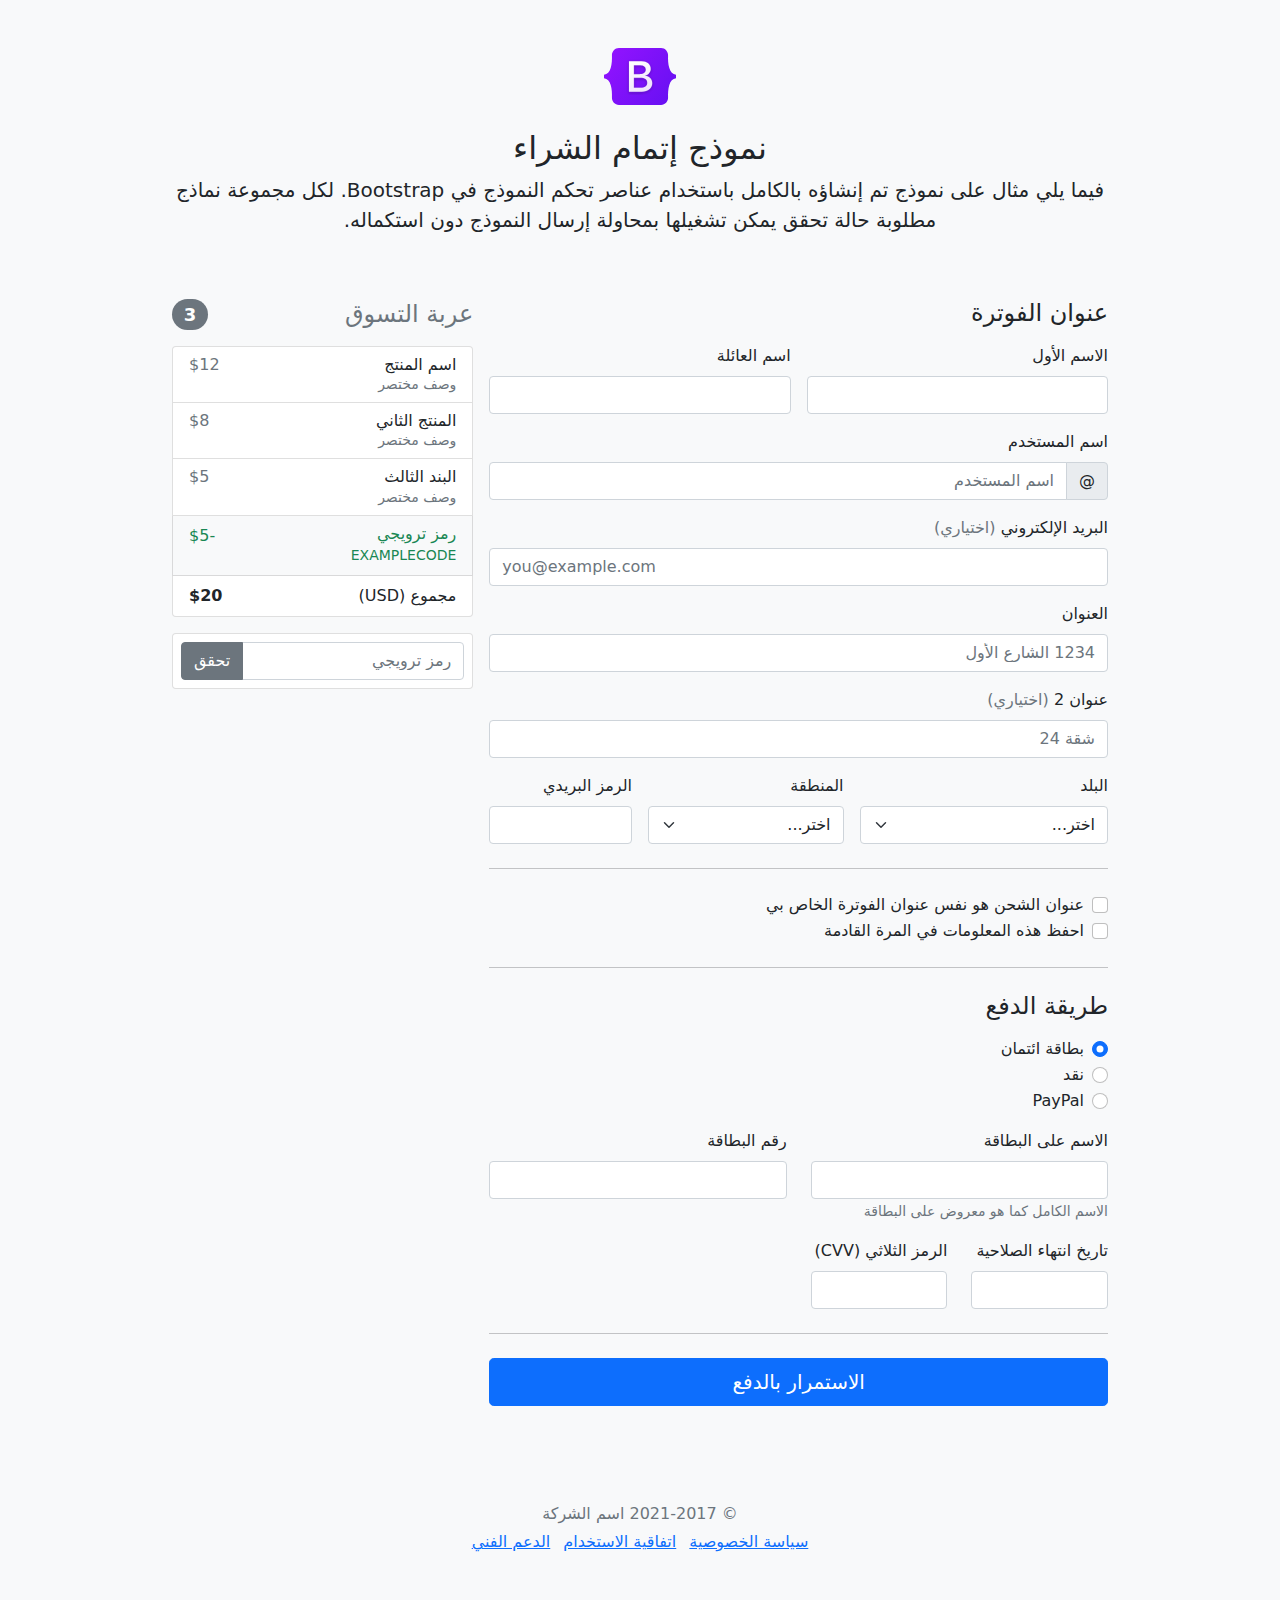
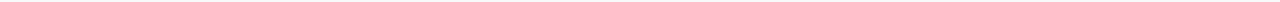
<file: bootstrap examples/checkout-rtl/index.html>
<!doctype html>
<html lang="ar" dir="rtl">
  <head>
    <meta charset="utf-8">
    <meta name="viewport" content="width=device-width, initial-scale=1">
    <meta name="description" content="">
    <meta name="author" content="Mark Otto, Jacob Thornton, and Bootstrap contributors">
    <meta name="generator" content="Hugo 0.84.0">
    <title>مثال إتمام الشراء · Bootstrap v5.0</title>

    <link rel="canonical" href="https://getbootstrap.com/docs/5.0/examples/checkout-rtl/">

    

    <!-- Bootstrap core CSS -->
<link href="../assets/dist/css/bootstrap.rtl.min.css" rel="stylesheet">

    <style>
      .bd-placeholder-img {
        font-size: 1.125rem;
        text-anchor: middle;
        -webkit-user-select: none;
        -moz-user-select: none;
        user-select: none;
      }

      @media (min-width: 768px) {
        .bd-placeholder-img-lg {
          font-size: 3.5rem;
        }
      }
    </style>

    
    <!-- Custom styles for this template -->
    <link href="../checkout/form-validation.css" rel="stylesheet">
  </head>
  <body class="bg-light">
    
<div class="container">
  <main>
    <div class="py-5 text-center">
      <img class="d-block mx-auto mb-4" src="../assets/brand/bootstrap-logo.svg" alt="" width="72" height="57">
      <h2>نموذج إتمام الشراء</h2>
      <p class="lead">فيما يلي مثال على نموذج تم إنشاؤه بالكامل باستخدام عناصر تحكم النموذج في Bootstrap. لكل مجموعة نماذج مطلوبة حالة تحقق يمكن تشغيلها بمحاولة إرسال النموذج دون استكماله.</p>
    </div>

    <div class="row g-3">
      <div class="col-md-5 col-lg-4 order-md-last">
        <h4 class="d-flex justify-content-between align-items-center mb-3">
          <span class="text-muted">عربة التسوق</span>
          <span class="badge bg-secondary rounded-pill">3</span>
        </h4>
        <ul class="list-group mb-3">
          <li class="list-group-item d-flex justify-content-between lh-sm">
            <div>
              <h6 class="my-0">اسم المنتج</h6>
              <small class="text-muted">وصف مختصر</small>
            </div>
            <span class="text-muted">$12</span>
          </li>
          <li class="list-group-item d-flex justify-content-between lh-sm">
            <div>
              <h6 class="my-0">المنتج الثاني</h6>
              <small class="text-muted">وصف مختصر</small>
            </div>
            <span class="text-muted">$8</span>
          </li>
          <li class="list-group-item d-flex justify-content-between lh-sm">
            <div>
              <h6 class="my-0">البند الثالث</h6>
              <small class="text-muted">وصف مختصر</small>
            </div>
            <span class="text-muted">$5</span>
          </li>
          <li class="list-group-item d-flex justify-content-between bg-light">
            <div class="text-success">
              <h6 class="my-0">رمز ترويجي</h6>
              <small>EXAMPLECODE</small>
            </div>
            <span class="text-success">-$5</span>
          </li>
          <li class="list-group-item d-flex justify-content-between">
            <span>مجموع (USD)</span>
            <strong>$20</strong>
          </li>
        </ul>

        <form class="card p-2">
          <div class="input-group">
            <input type="text" class="form-control" placeholder="رمز ترويجي">
            <button type="submit" class="btn btn-secondary">تحقق</button>
          </div>
        </form>
      </div>
      <div class="col-md-7 col-lg-8">
        <h4 class="mb-3">عنوان الفوترة</h4>
        <form class="needs-validation" novalidate>
          <div class="row g-3">
            <div class="col-sm-6">
              <label for="firstName" class="form-label">الاسم الأول</label>
              <input type="text" class="form-control" id="firstName" placeholder="" value="" required>
              <div class="invalid-feedback">
                يرجى إدخال اسم أول صحيح.
              </div>
            </div>

            <div class="col-sm-6">
              <label for="lastName" class="form-label">اسم العائلة</label>
              <input type="text" class="form-control" id="lastName" placeholder="" value="" required>
              <div class="invalid-feedback">
                يرجى إدخال اسم عائلة صحيح.
              </div>
            </div>

            <div class="col-12">
              <label for="username" class="form-label">اسم المستخدم</label>
              <div class="input-group has-validation">
                <span class="input-group-text">@</span>
                <input type="text" class="form-control" id="username" placeholder="اسم المستخدم" required>
              <div class="invalid-feedback">
                اسم المستخدم الخاص بك مطلوب.
                </div>
              </div>
            </div>

            <div class="col-12">
              <label for="email" class="form-label">البريد الإلكتروني <span class="text-muted">(اختياري)</span></label>
              <input type="email" class="form-control" id="email" placeholder="you@example.com">
              <div class="invalid-feedback">
                يرجى إدخال عنوان بريد إلكتروني صحيح لتصلكم تحديثات الشحن.
              </div>
            </div>

            <div class="col-12">
              <label for="address" class="form-label">العنوان</label>
              <input type="text" class="form-control" id="address" placeholder="1234 الشارع الأول" required>
              <div class="invalid-feedback">
                يرجى إدخال عنوان الشحن الخاص بك.
              </div>
            </div>

            <div class="col-12">
              <label for="address2" class="form-label">عنوان 2 <span class="text-muted">(اختياري)</span></label>
              <input type="text" class="form-control" id="address2" placeholder="شقة 24">
            </div>

            <div class="col-md-5">
              <label for="country" class="form-label">البلد</label>
              <select class="form-select" id="country" required>
                <option value="">اختر...</option>
                <option>الولايات المتحدة الأمريكية</option>
              </select>
              <div class="invalid-feedback">
                يرجى اختيار بلد صحيح.
              </div>
            </div>

            <div class="col-md-4">
              <label for="state" class="form-label">المنطقة</label>
              <select class="form-select" id="state" required>
                <option value="">اختر...</option>
                <option>كاليفورنيا</option>
              </select>
              <div class="invalid-feedback">
                يرجى اختيار اسم منطقة صحيح.
              </div>
            </div>

            <div class="col-md-3">
              <label for="zip" class="form-label">الرمز البريدي</label>
              <input type="text" class="form-control" id="zip" placeholder="" required>
              <div class="invalid-feedback">
                الرمز البريدي مطلوب.
              </div>
            </div>
          </div>

          <hr class="my-4">

          <div class="form-check">
            <input type="checkbox" class="form-check-input" id="same-address">
            <label class="form-check-label" for="same-address">عنوان الشحن هو نفس عنوان الفوترة الخاص بي</label>
          </div>

          <div class="form-check">
            <input type="checkbox" class="form-check-input" id="save-info">
            <label class="form-check-label" for="save-info">احفظ هذه المعلومات في المرة القادمة</label>
          </div>

          <hr class="my-4">

          <h4 class="mb-3">طريقة الدفع</h4>

          <div class="my-3">
            <div class="form-check">
              <input id="credit" name="paymentMethod" type="radio" class="form-check-input" checked required>
              <label class="form-check-label" for="credit">بطاقة ائتمان</label>
            </div>
            <div class="form-check">
              <input id="cash" name="paymentMethod" type="radio" class="form-check-input" required>
              <label class="form-check-label" for="cash">نقد</label>
            </div>
            <div class="form-check">
              <input id="paypal" name="paymentMethod" type="radio" class="form-check-input" required>
              <label class="form-check-label" for="paypal">PayPal</label>
            </div>
          </div>

          <div class="row gy-3">
            <div class="col-md-6">
              <label for="cc-name" class="form-label">الاسم على البطاقة</label>
              <input type="text" class="form-control" id="cc-name" placeholder="" required>
              <small class="text-muted">الاسم الكامل كما هو معروض على البطاقة</small>
              <div class="invalid-feedback">
                الاسم على البطاقة مطلوب
              </div>
            </div>

            <div class="col-md-6">
              <label for="cc-number" class="form-label">رقم البطاقة</label>
              <input type="text" class="form-control" id="cc-number" placeholder="" required>
              <div class="invalid-feedback">
                رقم بطاقة الائتمان مطلوب
              </div>
            </div>

            <div class="col-md-3">
              <label for="cc-expiration" class="form-label">تاريخ انتهاء الصلاحية</label>
              <input type="text" class="form-control" id="cc-expiration" placeholder="" required>
              <div class="invalid-feedback">
                تاريخ انتهاء الصلاحية مطلوب
              </div>
            </div>

            <div class="col-md-3">
              <label for="cc-cvv" class="form-label">الرمز الثلاثي (CVV)</label>
              <input type="text" class="form-control" id="cc-cvv" placeholder="" required>
              <div class="invalid-feedback">
                رمز الحماية مطلوب
              </div>
            </div>
          </div>

          <hr class="my-4">

          <button class="w-100 btn btn-primary btn-lg" type="submit">الاستمرار بالدفع</button>
        </form>
      </div>
    </div>
  </main>
  <footer class="my-5 pt-5 text-muted text-center text-small">
    <p class="mb-1">&copy; 2021-2017 اسم الشركة</p>
    <ul class="list-inline">
      <li class="list-inline-item"><a href="#">سياسة الخصوصية</a></li>
      <li class="list-inline-item"><a href="#">اتفاقية الاستخدام</a></li>
      <li class="list-inline-item"><a href="#">الدعم الفني</a></li>
    </ul>
  </footer>
</div>


    <script src="../assets/dist/js/bootstrap.bundle.min.js"></script>

      <script src="../checkout/form-validation.js"></script>
  </body>
</html>
</file>
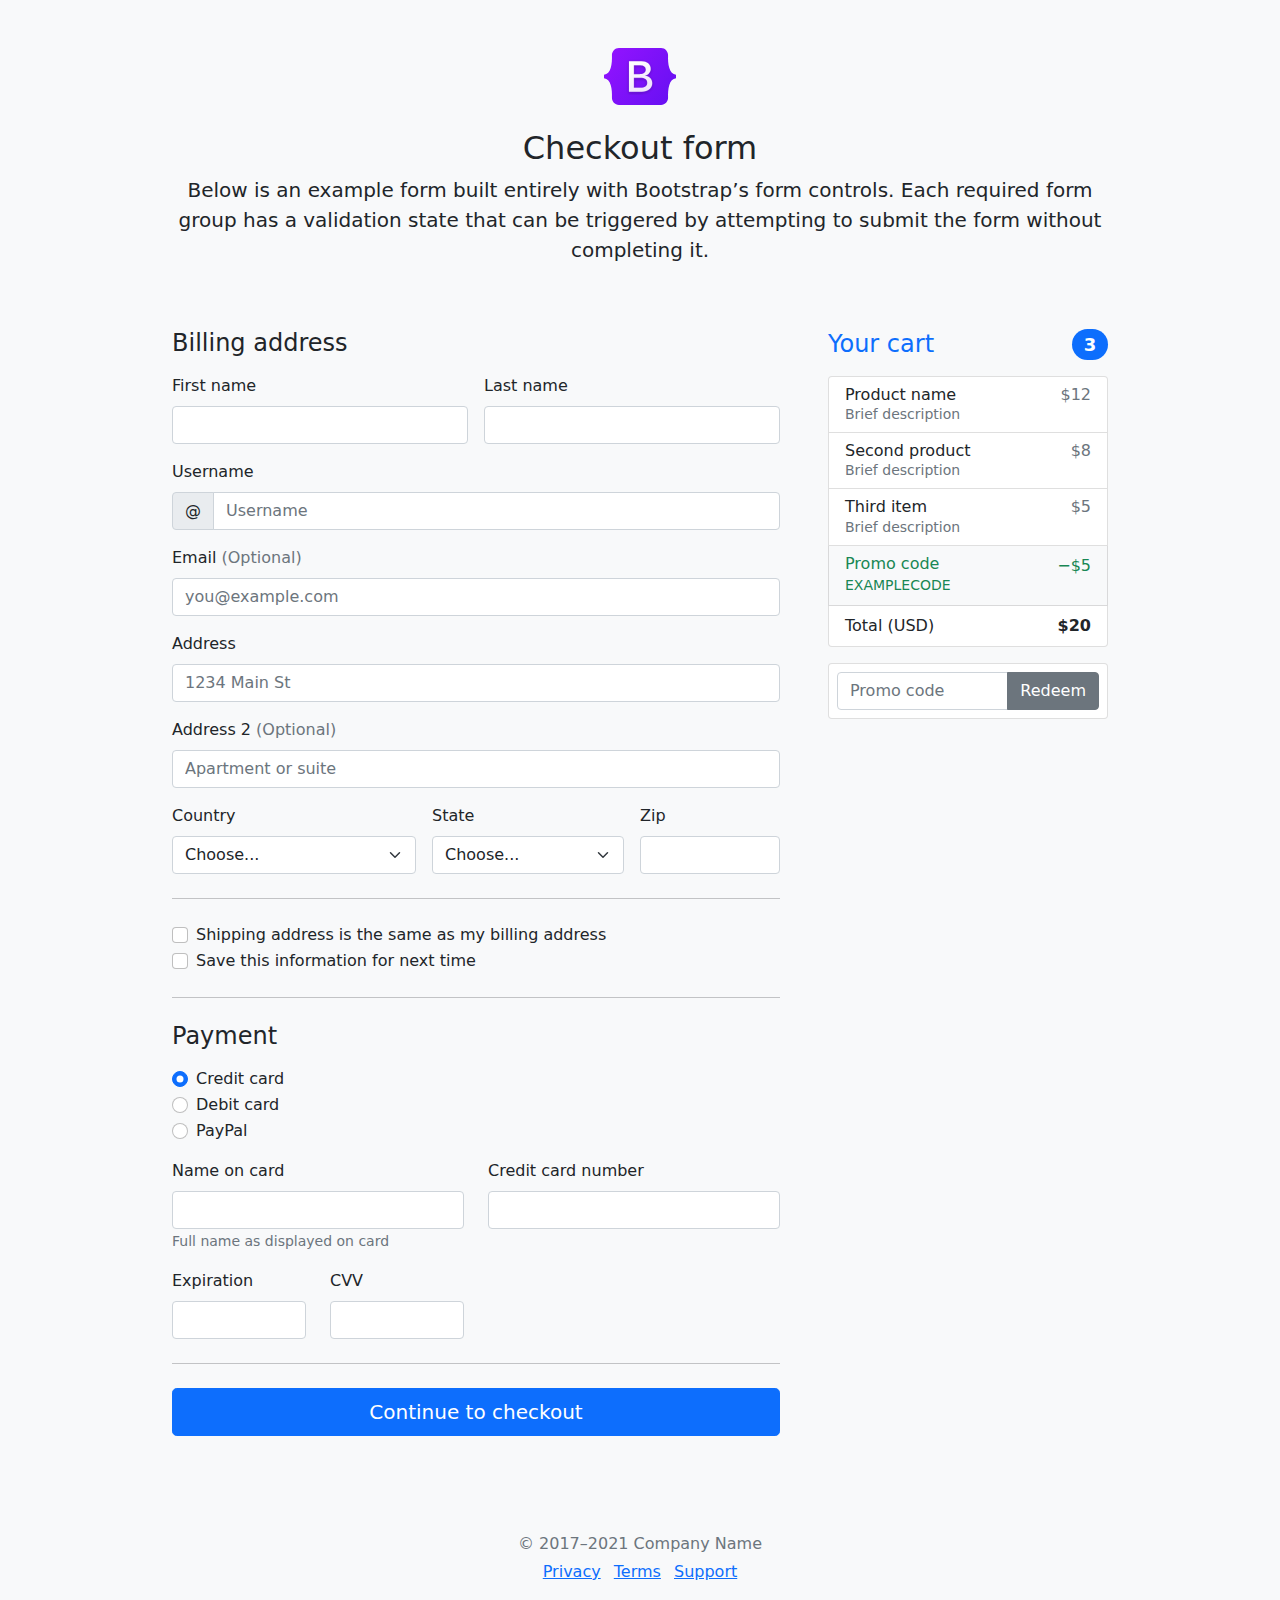
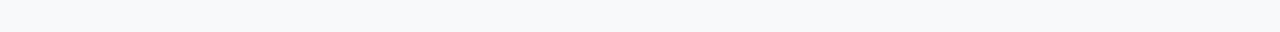
<file: bootstrap examples/checkout/index.html>
<!doctype html>
<html lang="en">
  <head>
    <meta charset="utf-8">
    <meta name="viewport" content="width=device-width, initial-scale=1">
    <meta name="description" content="">
    <meta name="author" content="Mark Otto, Jacob Thornton, and Bootstrap contributors">
    <meta name="generator" content="Hugo 0.84.0">
    <title>Checkout example · Bootstrap v5.0</title>

    <link rel="canonical" href="https://getbootstrap.com/docs/5.0/examples/checkout/">

    

    <!-- Bootstrap core CSS -->
<link href="../assets/dist/css/bootstrap.min.css" rel="stylesheet">

    <style>
      .bd-placeholder-img {
        font-size: 1.125rem;
        text-anchor: middle;
        -webkit-user-select: none;
        -moz-user-select: none;
        user-select: none;
      }

      @media (min-width: 768px) {
        .bd-placeholder-img-lg {
          font-size: 3.5rem;
        }
      }
    </style>

    
    <!-- Custom styles for this template -->
    <link href="form-validation.css" rel="stylesheet">
  </head>
  <body class="bg-light">
    
<div class="container">
  <main>
    <div class="py-5 text-center">
      <img class="d-block mx-auto mb-4" src="../assets/brand/bootstrap-logo.svg" alt="" width="72" height="57">
      <h2>Checkout form</h2>
      <p class="lead">Below is an example form built entirely with Bootstrap’s form controls. Each required form group has a validation state that can be triggered by attempting to submit the form without completing it.</p>
    </div>

    <div class="row g-5">
      <div class="col-md-5 col-lg-4 order-md-last">
        <h4 class="d-flex justify-content-between align-items-center mb-3">
          <span class="text-primary">Your cart</span>
          <span class="badge bg-primary rounded-pill">3</span>
        </h4>
        <ul class="list-group mb-3">
          <li class="list-group-item d-flex justify-content-between lh-sm">
            <div>
              <h6 class="my-0">Product name</h6>
              <small class="text-muted">Brief description</small>
            </div>
            <span class="text-muted">$12</span>
          </li>
          <li class="list-group-item d-flex justify-content-between lh-sm">
            <div>
              <h6 class="my-0">Second product</h6>
              <small class="text-muted">Brief description</small>
            </div>
            <span class="text-muted">$8</span>
          </li>
          <li class="list-group-item d-flex justify-content-between lh-sm">
            <div>
              <h6 class="my-0">Third item</h6>
              <small class="text-muted">Brief description</small>
            </div>
            <span class="text-muted">$5</span>
          </li>
          <li class="list-group-item d-flex justify-content-between bg-light">
            <div class="text-success">
              <h6 class="my-0">Promo code</h6>
              <small>EXAMPLECODE</small>
            </div>
            <span class="text-success">−$5</span>
          </li>
          <li class="list-group-item d-flex justify-content-between">
            <span>Total (USD)</span>
            <strong>$20</strong>
          </li>
        </ul>

        <form class="card p-2">
          <div class="input-group">
            <input type="text" class="form-control" placeholder="Promo code">
            <button type="submit" class="btn btn-secondary">Redeem</button>
          </div>
        </form>
      </div>
      <div class="col-md-7 col-lg-8">
        <h4 class="mb-3">Billing address</h4>
        <form class="needs-validation" novalidate>
          <div class="row g-3">
            <div class="col-sm-6">
              <label for="firstName" class="form-label">First name</label>
              <input type="text" class="form-control" id="firstName" placeholder="" value="" required>
              <div class="invalid-feedback">
                Valid first name is required.
              </div>
            </div>

            <div class="col-sm-6">
              <label for="lastName" class="form-label">Last name</label>
              <input type="text" class="form-control" id="lastName" placeholder="" value="" required>
              <div class="invalid-feedback">
                Valid last name is required.
              </div>
            </div>

            <div class="col-12">
              <label for="username" class="form-label">Username</label>
              <div class="input-group has-validation">
                <span class="input-group-text">@</span>
                <input type="text" class="form-control" id="username" placeholder="Username" required>
              <div class="invalid-feedback">
                  Your username is required.
                </div>
              </div>
            </div>

            <div class="col-12">
              <label for="email" class="form-label">Email <span class="text-muted">(Optional)</span></label>
              <input type="email" class="form-control" id="email" placeholder="you@example.com">
              <div class="invalid-feedback">
                Please enter a valid email address for shipping updates.
              </div>
            </div>

            <div class="col-12">
              <label for="address" class="form-label">Address</label>
              <input type="text" class="form-control" id="address" placeholder="1234 Main St" required>
              <div class="invalid-feedback">
                Please enter your shipping address.
              </div>
            </div>

            <div class="col-12">
              <label for="address2" class="form-label">Address 2 <span class="text-muted">(Optional)</span></label>
              <input type="text" class="form-control" id="address2" placeholder="Apartment or suite">
            </div>

            <div class="col-md-5">
              <label for="country" class="form-label">Country</label>
              <select class="form-select" id="country" required>
                <option value="">Choose...</option>
                <option>United States</option>
              </select>
              <div class="invalid-feedback">
                Please select a valid country.
              </div>
            </div>

            <div class="col-md-4">
              <label for="state" class="form-label">State</label>
              <select class="form-select" id="state" required>
                <option value="">Choose...</option>
                <option>California</option>
              </select>
              <div class="invalid-feedback">
                Please provide a valid state.
              </div>
            </div>

            <div class="col-md-3">
              <label for="zip" class="form-label">Zip</label>
              <input type="text" class="form-control" id="zip" placeholder="" required>
              <div class="invalid-feedback">
                Zip code required.
              </div>
            </div>
          </div>

          <hr class="my-4">

          <div class="form-check">
            <input type="checkbox" class="form-check-input" id="same-address">
            <label class="form-check-label" for="same-address">Shipping address is the same as my billing address</label>
          </div>

          <div class="form-check">
            <input type="checkbox" class="form-check-input" id="save-info">
            <label class="form-check-label" for="save-info">Save this information for next time</label>
          </div>

          <hr class="my-4">

          <h4 class="mb-3">Payment</h4>

          <div class="my-3">
            <div class="form-check">
              <input id="credit" name="paymentMethod" type="radio" class="form-check-input" checked required>
              <label class="form-check-label" for="credit">Credit card</label>
            </div>
            <div class="form-check">
              <input id="debit" name="paymentMethod" type="radio" class="form-check-input" required>
              <label class="form-check-label" for="debit">Debit card</label>
            </div>
            <div class="form-check">
              <input id="paypal" name="paymentMethod" type="radio" class="form-check-input" required>
              <label class="form-check-label" for="paypal">PayPal</label>
            </div>
          </div>

          <div class="row gy-3">
            <div class="col-md-6">
              <label for="cc-name" class="form-label">Name on card</label>
              <input type="text" class="form-control" id="cc-name" placeholder="" required>
              <small class="text-muted">Full name as displayed on card</small>
              <div class="invalid-feedback">
                Name on card is required
              </div>
            </div>

            <div class="col-md-6">
              <label for="cc-number" class="form-label">Credit card number</label>
              <input type="text" class="form-control" id="cc-number" placeholder="" required>
              <div class="invalid-feedback">
                Credit card number is required
              </div>
            </div>

            <div class="col-md-3">
              <label for="cc-expiration" class="form-label">Expiration</label>
              <input type="text" class="form-control" id="cc-expiration" placeholder="" required>
              <div class="invalid-feedback">
                Expiration date required
              </div>
            </div>

            <div class="col-md-3">
              <label for="cc-cvv" class="form-label">CVV</label>
              <input type="text" class="form-control" id="cc-cvv" placeholder="" required>
              <div class="invalid-feedback">
                Security code required
              </div>
            </div>
          </div>

          <hr class="my-4">

          <button class="w-100 btn btn-primary btn-lg" type="submit">Continue to checkout</button>
        </form>
      </div>
    </div>
  </main>

  <footer class="my-5 pt-5 text-muted text-center text-small">
    <p class="mb-1">&copy; 2017–2021 Company Name</p>
    <ul class="list-inline">
      <li class="list-inline-item"><a href="#">Privacy</a></li>
      <li class="list-inline-item"><a href="#">Terms</a></li>
      <li class="list-inline-item"><a href="#">Support</a></li>
    </ul>
  </footer>
</div>


    <script src="../assets/dist/js/bootstrap.bundle.min.js"></script>

      <script src="form-validation.js"></script>
  </body>
</html>
</file>
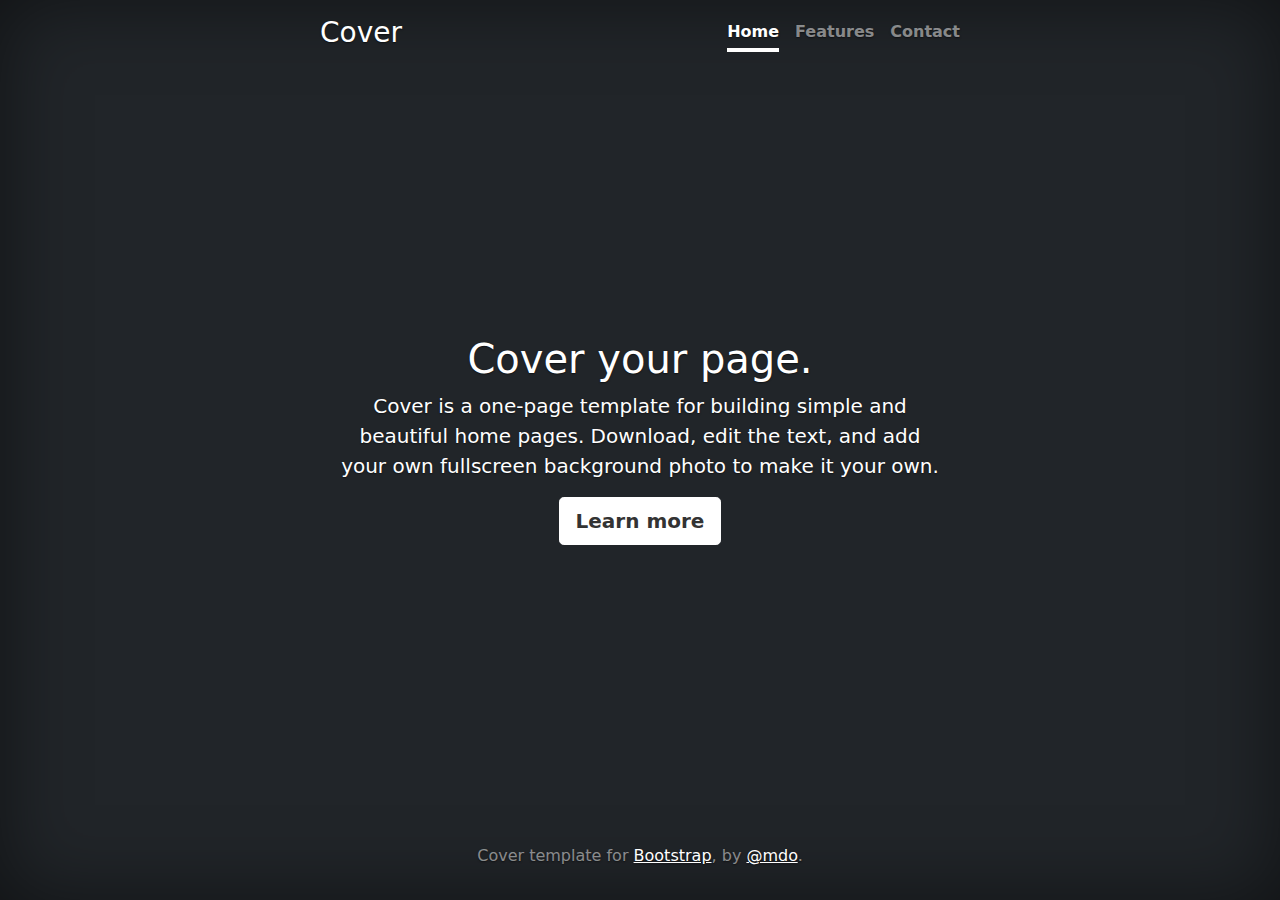
<file: bootstrap examples/cover/index.html>
<!doctype html>
<html lang="en" class="h-100">
  <head>
    <meta charset="utf-8">
    <meta name="viewport" content="width=device-width, initial-scale=1">
    <meta name="description" content="">
    <meta name="author" content="Mark Otto, Jacob Thornton, and Bootstrap contributors">
    <meta name="generator" content="Hugo 0.84.0">
    <title>Cover Template · Bootstrap v5.0</title>

    <link rel="canonical" href="https://getbootstrap.com/docs/5.0/examples/cover/">

    

    <!-- Bootstrap core CSS -->
<link href="../assets/dist/css/bootstrap.min.css" rel="stylesheet">

    <style>
      .bd-placeholder-img {
        font-size: 1.125rem;
        text-anchor: middle;
        -webkit-user-select: none;
        -moz-user-select: none;
        user-select: none;
      }

      @media (min-width: 768px) {
        .bd-placeholder-img-lg {
          font-size: 3.5rem;
        }
      }
    </style>

    
    <!-- Custom styles for this template -->
    <link href="cover.css" rel="stylesheet">
  </head>
  <body class="d-flex h-100 text-center text-white bg-dark">
    
<div class="cover-container d-flex w-100 h-100 p-3 mx-auto flex-column">
  <header class="mb-auto">
    <div>
      <h3 class="float-md-start mb-0">Cover</h3>
      <nav class="nav nav-masthead justify-content-center float-md-end">
        <a class="nav-link active" aria-current="page" href="#">Home</a>
        <a class="nav-link" href="#">Features</a>
        <a class="nav-link" href="#">Contact</a>
      </nav>
    </div>
  </header>

  <main class="px-3">
    <h1>Cover your page.</h1>
    <p class="lead">Cover is a one-page template for building simple and beautiful home pages. Download, edit the text, and add your own fullscreen background photo to make it your own.</p>
    <p class="lead">
      <a href="#" class="btn btn-lg btn-secondary fw-bold border-white bg-white">Learn more</a>
    </p>
  </main>

  <footer class="mt-auto text-white-50">
    <p>Cover template for <a href="https://getbootstrap.com/" class="text-white">Bootstrap</a>, by <a href="https://twitter.com/mdo" class="text-white">@mdo</a>.</p>
  </footer>
</div>


    
  </body>
</html>
</file>
<file: style/main.css>
@font-face {
  font-family: sahel;
  src: url(/webfonts/farsi/Sahel.ttf);
}

@font-face {
  font-family: Sahel-Bold;
  src: url(/webfonts/farsi/Sahel-Bold.ttf);
}

@font-face {
  font-family: Tanha;
  src: url(/webfonts/farsi/Tanha.ttf);
}

.heder {
  display: flex;
  justify-content: center;
  align-items: center;
  border-bottom: 2px solid black;
}

.menu {
  display: flex;
  padding-top: 20px;
  padding-right: 10px;
  padding-left: 10px;
  flex-direction: column;
  row-gap: 10px;
}

.body {
  display: flex;
  flex-direction: column;
  justify-content: flex-start;
  align-items: center;
  padding: 50px;
}
</file>
<file: style/grid.css>
.containar {
  display: grid;
  grid-template-rows: 22vh 80vh 50vh;
  gap: 0px;
  grid-template-areas:
    "h h h h h h h h h h h h"
    "m b b b b b b b b b b b"
    "f f f f f f f f f f f f";
}

.heder {
  background-color: #34495e;
  grid-area: h;
  font-family: sahel-bold;
  font-size: 3vw;
  text-shadow: 14px 13px 9px #000000;
  color: #f8f9fa;
}

.menu {
  font-family: sahel;
  background-color: #7f8c8d;
  grid-area: m;
}

.body {
  font-family: sahel;
  background-color: #ecf0f1;
  grid-area: b;
}

.footer {
  font-family: sahel;
  background-color: #bdc3c7;
  grid-area: f;
}
</file>
<file: bootstrap examples/blog/blog.rtl.css>
/* stylelint-disable selector-list-comma-newline-after */

.blog-header {
  line-height: 1;
  border-bottom: 1px solid #e5e5e5;
}

.blog-header-logo {
  font-family: Amiri, Georgia, "Times New Roman", serif;
  font-size: 2.25rem;
}

.blog-header-logo:hover {
  text-decoration: none;
}

h1, h2, h3, h4, h5, h6 {
  font-family: Amiri, Georgia, "Times New Roman", serif;
}

.display-4 {
  font-size: 2.5rem;
}
@media (min-width: 768px) {
  .display-4 {
    font-size: 3rem;
  }
}

.nav-scroller {
  position: relative;
  z-index: 2;
  height: 2.75rem;
  overflow-y: hidden;
}

.nav-scroller .nav {
  display: flex;
  flex-wrap: nowrap;
  padding-bottom: 1rem;
  margin-top: -1px;
  overflow-x: auto;
  text-align: center;
  white-space: nowrap;
  -webkit-overflow-scrolling: touch;
}

.nav-scroller .nav-link {
  padding-top: .75rem;
  padding-bottom: .75rem;
  font-size: .875rem;
}

.card-img-right {
  height: 100%;
  border-radius: 3px 0 0 3px;
}

.flex-auto {
  flex: 0 0 auto;
}

.h-250 { height: 250px; }
@media (min-width: 768px) {
  .h-md-250 { height: 250px; }
}

/* Pagination */
.blog-pagination {
  margin-bottom: 4rem;
}
.blog-pagination > .btn {
  border-radius: 2rem;
}

/*
 * Blog posts
 */
.blog-post {
  margin-bottom: 4rem;
}
.blog-post-title {
  margin-bottom: .25rem;
  font-size: 2.5rem;
}
.blog-post-meta {
  margin-bottom: 1.25rem;
  color: #727272;
}

/*
 * Footer
 */
.blog-footer {
  padding: 2.5rem 0;
  color: #727272;
  text-align: center;
  background-color: #f9f9f9;
  border-top: .05rem solid #e5e5e5;
}
.blog-footer p:last-child {
  margin-bottom: 0;
}
</file>
<file: bootstrap examples/blog/blog.css>
/* stylelint-disable selector-list-comma-newline-after */

.blog-header {
  line-height: 1;
  border-bottom: 1px solid #e5e5e5;
}

.blog-header-logo {
  font-family: "Playfair Display", Georgia, "Times New Roman", serif/*rtl:Amiri, Georgia, "Times New Roman", serif*/;
  font-size: 2.25rem;
}

.blog-header-logo:hover {
  text-decoration: none;
}

h1, h2, h3, h4, h5, h6 {
  font-family: "Playfair Display", Georgia, "Times New Roman", serif/*rtl:Amiri, Georgia, "Times New Roman", serif*/;
}

.display-4 {
  font-size: 2.5rem;
}
@media (min-width: 768px) {
  .display-4 {
    font-size: 3rem;
  }
}

.nav-scroller {
  position: relative;
  z-index: 2;
  height: 2.75rem;
  overflow-y: hidden;
}

.nav-scroller .nav {
  display: flex;
  flex-wrap: nowrap;
  padding-bottom: 1rem;
  margin-top: -1px;
  overflow-x: auto;
  text-align: center;
  white-space: nowrap;
  -webkit-overflow-scrolling: touch;
}

.nav-scroller .nav-link {
  padding-top: .75rem;
  padding-bottom: .75rem;
  font-size: .875rem;
}

.card-img-right {
  height: 100%;
  border-radius: 0 3px 3px 0;
}

.flex-auto {
  flex: 0 0 auto;
}

.h-250 { height: 250px; }
@media (min-width: 768px) {
  .h-md-250 { height: 250px; }
}

/* Pagination */
.blog-pagination {
  margin-bottom: 4rem;
}
.blog-pagination > .btn {
  border-radius: 2rem;
}

/*
 * Blog posts
 */
.blog-post {
  margin-bottom: 4rem;
}
.blog-post-title {
  margin-bottom: .25rem;
  font-size: 2.5rem;
}
.blog-post-meta {
  margin-bottom: 1.25rem;
  color: #727272;
}

/*
 * Footer
 */
.blog-footer {
  padding: 2.5rem 0;
  color: #727272;
  text-align: center;
  background-color: #f9f9f9;
  border-top: .05rem solid #e5e5e5;
}
.blog-footer p:last-child {
  margin-bottom: 0;
}
</file>
<file: bootstrap examples/carousel/carousel.rtl.css>
/* GLOBAL STYLES
-------------------------------------------------- */
/* Padding below the footer and lighter body text */

body {
  padding-top: 3rem;
  padding-bottom: 3rem;
  color: #5a5a5a;
}


/* CUSTOMIZE THE CAROUSEL
-------------------------------------------------- */

/* Carousel base class */
.carousel {
  margin-bottom: 4rem;
}
/* Since positioning the image, we need to help out the caption */
.carousel-caption {
  bottom: 3rem;
  z-index: 10;
}

/* Declare heights because of positioning of img element */
.carousel-item {
  height: 32rem;
}
.carousel-item > img {
  position: absolute;
  top: 0;
  right: 0;
  min-width: 100%;
  height: 32rem;
}


/* MARKETING CONTENT
-------------------------------------------------- */

/* Center align the text within the three columns below the carousel */
.marketing .col-lg-4 {
  margin-bottom: 1.5rem;
  text-align: center;
}
.marketing h2 {
  font-weight: 400;
}
.marketing .col-lg-4 p {
  margin-right: .75rem;
  margin-left: .75rem;
}


/* Featurettes
------------------------- */

.featurette-divider {
  margin: 5rem 0; /* Space out the Bootstrap <hr> more */
}

/* Thin out the marketing headings */
.featurette-heading {
  font-weight: 300;
  line-height: 1;
}


/* RESPONSIVE CSS
-------------------------------------------------- */

@media (min-width: 40em) {
  /* Bump up size of carousel content */
  .carousel-caption p {
    margin-bottom: 1.25rem;
    font-size: 1.25rem;
    line-height: 1.4;
  }

  .featurette-heading {
    font-size: 50px;
  }
}

@media (min-width: 62em) {
  .featurette-heading {
    margin-top: 7rem;
  }
}
</file>
<file: bootstrap examples/carousel/carousel.css>
/* GLOBAL STYLES
-------------------------------------------------- */
/* Padding below the footer and lighter body text */

body {
  padding-top: 3rem;
  padding-bottom: 3rem;
  color: #5a5a5a;
}


/* CUSTOMIZE THE CAROUSEL
-------------------------------------------------- */

/* Carousel base class */
.carousel {
  margin-bottom: 4rem;
}
/* Since positioning the image, we need to help out the caption */
.carousel-caption {
  bottom: 3rem;
  z-index: 10;
}

/* Declare heights because of positioning of img element */
.carousel-item {
  height: 32rem;
}
.carousel-item > img {
  position: absolute;
  top: 0;
  left: 0;
  min-width: 100%;
  height: 32rem;
}


/* MARKETING CONTENT
-------------------------------------------------- */

/* Center align the text within the three columns below the carousel */
.marketing .col-lg-4 {
  margin-bottom: 1.5rem;
  text-align: center;
}
.marketing h2 {
  font-weight: 400;
}
/* rtl:begin:ignore */
.marketing .col-lg-4 p {
  margin-right: .75rem;
  margin-left: .75rem;
}
/* rtl:end:ignore */


/* Featurettes
------------------------- */

.featurette-divider {
  margin: 5rem 0; /* Space out the Bootstrap <hr> more */
}

/* Thin out the marketing headings */
.featurette-heading {
  font-weight: 300;
  line-height: 1;
  /* rtl:remove */
  letter-spacing: -.05rem;
}


/* RESPONSIVE CSS
-------------------------------------------------- */

@media (min-width: 40em) {
  /* Bump up size of carousel content */
  .carousel-caption p {
    margin-bottom: 1.25rem;
    font-size: 1.25rem;
    line-height: 1.4;
  }

  .featurette-heading {
    font-size: 50px;
  }
}

@media (min-width: 62em) {
  .featurette-heading {
    margin-top: 7rem;
  }
}
</file>
<file: bootstrap examples/checkout/form-validation.css>
.container {
  max-width: 960px;
}
</file>
<file: bootstrap examples/cover/cover.css>
/*
 * Globals
 */


/* Custom default button */
.btn-secondary,
.btn-secondary:hover,
.btn-secondary:focus {
  color: #333;
  text-shadow: none; /* Prevent inheritance from `body` */
}


/*
 * Base structure
 */

body {
  text-shadow: 0 .05rem .1rem rgba(0, 0, 0, .5);
  box-shadow: inset 0 0 5rem rgba(0, 0, 0, .5);
}

.cover-container {
  max-width: 42em;
}


/*
 * Header
 */

.nav-masthead .nav-link {
  padding: .25rem 0;
  font-weight: 700;
  color: rgba(255, 255, 255, .5);
  background-color: transparent;
  border-bottom: .25rem solid transparent;
}

.nav-masthead .nav-link:hover,
.nav-masthead .nav-link:focus {
  border-bottom-color: rgba(255, 255, 255, .25);
}

.nav-masthead .nav-link + .nav-link {
  margin-left: 1rem;
}

.nav-masthead .active {
  color: #fff;
  border-bottom-color: #fff;
}
</file>
<file: bootstrap examples/cheatsheet/cheatsheet.rtl.css>
body {
  scroll-behavior: smooth;
}

/**
 * Bootstrap "Journal code" icon
 * @link https://icons.getbootstrap.com/icons/journal-code/
 */
.bd-heading a::before {
  display: inline-block;
  width: 1em;
  height: 1em;
  margin-left: .25rem;
  content: "";
  background-image: url("data:image/svg+xml,%3Csvg xmlns='http://www.w3.org/2000/svg' fill='%25230d6efd' viewBox='0 0 16 16'%3E%3Cpath d='M4 1h8a2 2 0 0 1 2 2v10a2 2 0 0 1-2 2H4a2 2 0 0 1-2-2h1a1 1 0 0 0 1 1h8a1 1 0 0 0 1-1V3a1 1 0 0 0-1-1H4a1 1 0 0 0-1 1H2a2 2 0 0 1 2-2z'/%3E%3Cpath d='M2 5v-.5a.5.5 0 0 1 1 0V5h.5a.5.5 0 0 1 0 1h-2a.5.5 0 0 1 0-1H2zm0 3v-.5a.5.5 0 0 1 1 0V8h.5a.5.5 0 0 1 0 1h-2a.5.5 0 0 1 0-1H2zm0 3v-.5a.5.5 0 0 1 1 0v.5h.5a.5.5 0 0 1 0 1h-2a.5.5 0 0 1 0-1H2z'/%3E%3Cpath fill-rule='evenodd' d='M8.646 5.646a.5.5 0 0 1 .708 0l2 2a.5.5 0 0 1 0 .708l-2 2a.5.5 0 0 1-.708-.708L10.293 8 8.646 6.354a.5.5 0 0 1 0-.708zm-1.292 0a.5.5 0 0 0-.708 0l-2 2a.5.5 0 0 0 0 .708l2 2a.5.5 0 0 0 .708-.708L5.707 8l1.647-1.646a.5.5 0 0 0 0-.708z'/%3E%3C/svg%3E");
  background-size: 1em;
}

/* stylelint-disable-next-line selector-max-universal */
.bd-heading + div > * + * {
  margin-top: 3rem;
}

/* Table of contents */
.bd-aside a {
  padding: .1875rem .5rem;
  margin-top: .125rem;
  margin-right: .3125rem;
  color: rgba(0, 0, 0, .65);
  text-decoration: none;
}

.bd-aside a:hover,
.bd-aside a:focus {
  color: rgba(0, 0, 0, .85);
  background-color: rgba(121, 82, 179, .1);
}

.bd-aside .active {
  font-weight: 600;
  color: rgba(0, 0, 0, .85);
}

.bd-aside .btn {
  padding: .25rem .5rem;
  font-weight: 600;
  color: rgba(0, 0, 0, .65);
  border: 0;
}

.bd-aside .btn:hover,
.bd-aside .btn:focus {
  color: rgba(0, 0, 0, .85);
  background-color: rgba(121, 82, 179, .1);
}

.bd-aside .btn:focus {
  box-shadow: 0 0 0 1px rgba(121, 82, 179, .7);
}

.bd-aside .btn::before {
  width: 1.25em;
  line-height: 0;
  content: url("data:image/svg+xml,%3csvg xmlns='http://www.w3.org/2000/svg' width='16' height='16' viewBox='0 0 16 16'%3e%3cpath fill='none' stroke='rgba%280,0,0,.5%29' stroke-linecap='round' stroke-linejoin='round' stroke-width='2' d='M5 14l6-6-6-6'/%3e%3c/svg%3e");
  transition: transform .35s ease;
  transform: rotate(180deg) translateX(-2px);
  transform-origin: .5em 50%;
}

.bd-aside .btn[aria-expanded="true"]::before {
  transform: rotate(90deg);
}


/* Examples */
.scrollspy-example {
  position: relative;
  height: 200px;
  margin-top: .5rem;
  overflow: auto;
}

[id="modal"] .bd-example .btn,
[id="buttons"] .bd-example .btn,
[id="tooltips"] .bd-example .btn,
[id="popovers"] .bd-example .btn,
[id="dropdowns"] .bd-example .btn-group,
[id="dropdowns"] .bd-example .dropdown,
[id="dropdowns"] .bd-example .dropup,
[id="dropdowns"] .bd-example .dropend,
[id="dropdowns"] .bd-example .dropstart {
  margin: 0 0 1rem 1rem;
}

/* Layout */
@media (min-width: 1200px) {
  body {
    display: grid;
    gap: 1rem;
    grid-template-columns: 1fr 4fr 1fr;
    grid-template-rows: auto;
  }

  .bd-header {
    position: fixed;
    top: 0;
    right: 0;
    left: 0;
    z-index: 1030;
    grid-column: 1 / span 3;
  }

  .bd-aside,
  .bd-cheatsheet {
    padding-top: 4rem;
  }

  /**
   * 1. Too bad only Firefox supports subgrids ATM
   */
  .bd-cheatsheet,
  .bd-cheatsheet section,
  .bd-cheatsheet article {
    display: inherit; /* 1 */
    gap: inherit; /* 1 */
    grid-template-columns: 1fr 4fr;
    grid-column: 1 / span 2;
    grid-template-rows: auto;
  }

  .bd-aside {
    grid-area: 1 / 3;
    scroll-margin-top: 4rem;
  }

  .bd-cheatsheet section,
  .bd-cheatsheet section > h2 {
    top: 2rem;
    scroll-margin-top: 2rem;
  }

  .bd-cheatsheet section > h2::before {
    position: absolute;
    top: 0;
    right: 0;
    bottom: -2rem;
    left: 0;
    z-index: -1;
    content: "";
    background-image: linear-gradient(to bottom, rgba(255, 255, 255, 1) calc(100% - 3rem), rgba(255, 255, 255, .01));
  }

  .bd-cheatsheet article,
  .bd-cheatsheet .bd-heading {
    top: 8rem;
    scroll-margin-top: 8rem;
  }

  .bd-cheatsheet .bd-heading {
    z-index: 1;
  }
}
</file>
<file: bootstrap examples/cheatsheet/cheatsheet.css>
body {
  scroll-behavior: smooth;
}

/**
 * Bootstrap "Journal code" icon
 * @link https://icons.getbootstrap.com/icons/journal-code/
 */
.bd-heading a::before {
  display: inline-block;
  width: 1em;
  height: 1em;
  margin-right: .25rem;
  content: "";
  background-image: url("data:image/svg+xml,%3Csvg xmlns='http://www.w3.org/2000/svg' fill='%25230d6efd' viewBox='0 0 16 16'%3E%3Cpath d='M4 1h8a2 2 0 0 1 2 2v10a2 2 0 0 1-2 2H4a2 2 0 0 1-2-2h1a1 1 0 0 0 1 1h8a1 1 0 0 0 1-1V3a1 1 0 0 0-1-1H4a1 1 0 0 0-1 1H2a2 2 0 0 1 2-2z'/%3E%3Cpath d='M2 5v-.5a.5.5 0 0 1 1 0V5h.5a.5.5 0 0 1 0 1h-2a.5.5 0 0 1 0-1H2zm0 3v-.5a.5.5 0 0 1 1 0V8h.5a.5.5 0 0 1 0 1h-2a.5.5 0 0 1 0-1H2zm0 3v-.5a.5.5 0 0 1 1 0v.5h.5a.5.5 0 0 1 0 1h-2a.5.5 0 0 1 0-1H2z'/%3E%3Cpath fill-rule='evenodd' d='M8.646 5.646a.5.5 0 0 1 .708 0l2 2a.5.5 0 0 1 0 .708l-2 2a.5.5 0 0 1-.708-.708L10.293 8 8.646 6.354a.5.5 0 0 1 0-.708zm-1.292 0a.5.5 0 0 0-.708 0l-2 2a.5.5 0 0 0 0 .708l2 2a.5.5 0 0 0 .708-.708L5.707 8l1.647-1.646a.5.5 0 0 0 0-.708z'/%3E%3C/svg%3E");
  background-size: 1em;
}

/* stylelint-disable-next-line selector-max-universal */
.bd-heading + div > * + * {
  margin-top: 3rem;
}

/* Table of contents */
.bd-aside a {
  padding: .1875rem .5rem;
  margin-top: .125rem;
  margin-left: .3125rem;
  color: rgba(0, 0, 0, .65);
  text-decoration: none;
}

.bd-aside a:hover,
.bd-aside a:focus {
  color: rgba(0, 0, 0, .85);
  background-color: rgba(121, 82, 179, .1);
}

.bd-aside .active {
  font-weight: 600;
  color: rgba(0, 0, 0, .85);
}

.bd-aside .btn {
  padding: .25rem .5rem;
  font-weight: 600;
  color: rgba(0, 0, 0, .65);
  border: 0;
}

.bd-aside .btn:hover,
.bd-aside .btn:focus {
  color: rgba(0, 0, 0, .85);
  background-color: rgba(121, 82, 179, .1);
}

.bd-aside .btn:focus {
  box-shadow: 0 0 0 1px rgba(121, 82, 179, .7);
}

.bd-aside .btn::before {
  width: 1.25em;
  line-height: 0;
  content: url("data:image/svg+xml,%3csvg xmlns='http://www.w3.org/2000/svg' width='16' height='16' viewBox='0 0 16 16'%3e%3cpath fill='none' stroke='rgba%280,0,0,.5%29' stroke-linecap='round' stroke-linejoin='round' stroke-width='2' d='M5 14l6-6-6-6'/%3e%3c/svg%3e");
  transition: transform .35s ease;

  /* rtl:raw:
  transform: rotate(180deg) translateX(-2px);
  */
  transform-origin: .5em 50%;
}

.bd-aside .btn[aria-expanded="true"]::before {
  transform: rotate(90deg)/* rtl:ignore */;
}


/* Examples */
.scrollspy-example {
  position: relative;
  height: 200px;
  margin-top: .5rem;
  overflow: auto;
}

[id="modal"] .bd-example .btn,
[id="buttons"] .bd-example .btn,
[id="tooltips"] .bd-example .btn,
[id="popovers"] .bd-example .btn,
[id="dropdowns"] .bd-example .btn-group,
[id="dropdowns"] .bd-example .dropdown,
[id="dropdowns"] .bd-example .dropup,
[id="dropdowns"] .bd-example .dropend,
[id="dropdowns"] .bd-example .dropstart {
  margin: 0 1rem 1rem 0;
}

/* Layout */
@media (min-width: 1200px) {
  body {
    display: grid;
    gap: 1rem;
    grid-template-columns: 1fr 4fr 1fr;
    grid-template-rows: auto;
  }

  .bd-header {
    position: fixed;
    top: 0;
    /* rtl:begin:ignore */
    right: 0;
    left: 0;
    /* rtl:end:ignore */
    z-index: 1030;
    grid-column: 1 / span 3;
  }

  .bd-aside,
  .bd-cheatsheet {
    padding-top: 4rem;
  }

  /**
   * 1. Too bad only Firefox supports subgrids ATM
   */
  .bd-cheatsheet,
  .bd-cheatsheet section,
  .bd-cheatsheet article {
    display: inherit; /* 1 */
    gap: inherit; /* 1 */
    grid-template-columns: 1fr 4fr;
    grid-column: 1 / span 2;
    grid-template-rows: auto;
  }

  .bd-aside {
    grid-area: 1 / 3;
    scroll-margin-top: 4rem;
  }

  .bd-cheatsheet section,
  .bd-cheatsheet section > h2 {
    top: 2rem;
    scroll-margin-top: 2rem;
  }

  .bd-cheatsheet section > h2::before {
    position: absolute;
    /* rtl:begin:ignore */
    top: 0;
    right: 0;
    bottom: -2rem;
    left: 0;
    /* rtl:end:ignore */
    z-index: -1;
    content: "";
    background-image: linear-gradient(to bottom, rgba(255, 255, 255, 1) calc(100% - 3rem), rgba(255, 255, 255, .01));
  }

  .bd-cheatsheet article,
  .bd-cheatsheet .bd-heading {
    top: 8rem;
    scroll-margin-top: 8rem;
  }

  .bd-cheatsheet .bd-heading {
    z-index: 1;
  }
}
</file>
